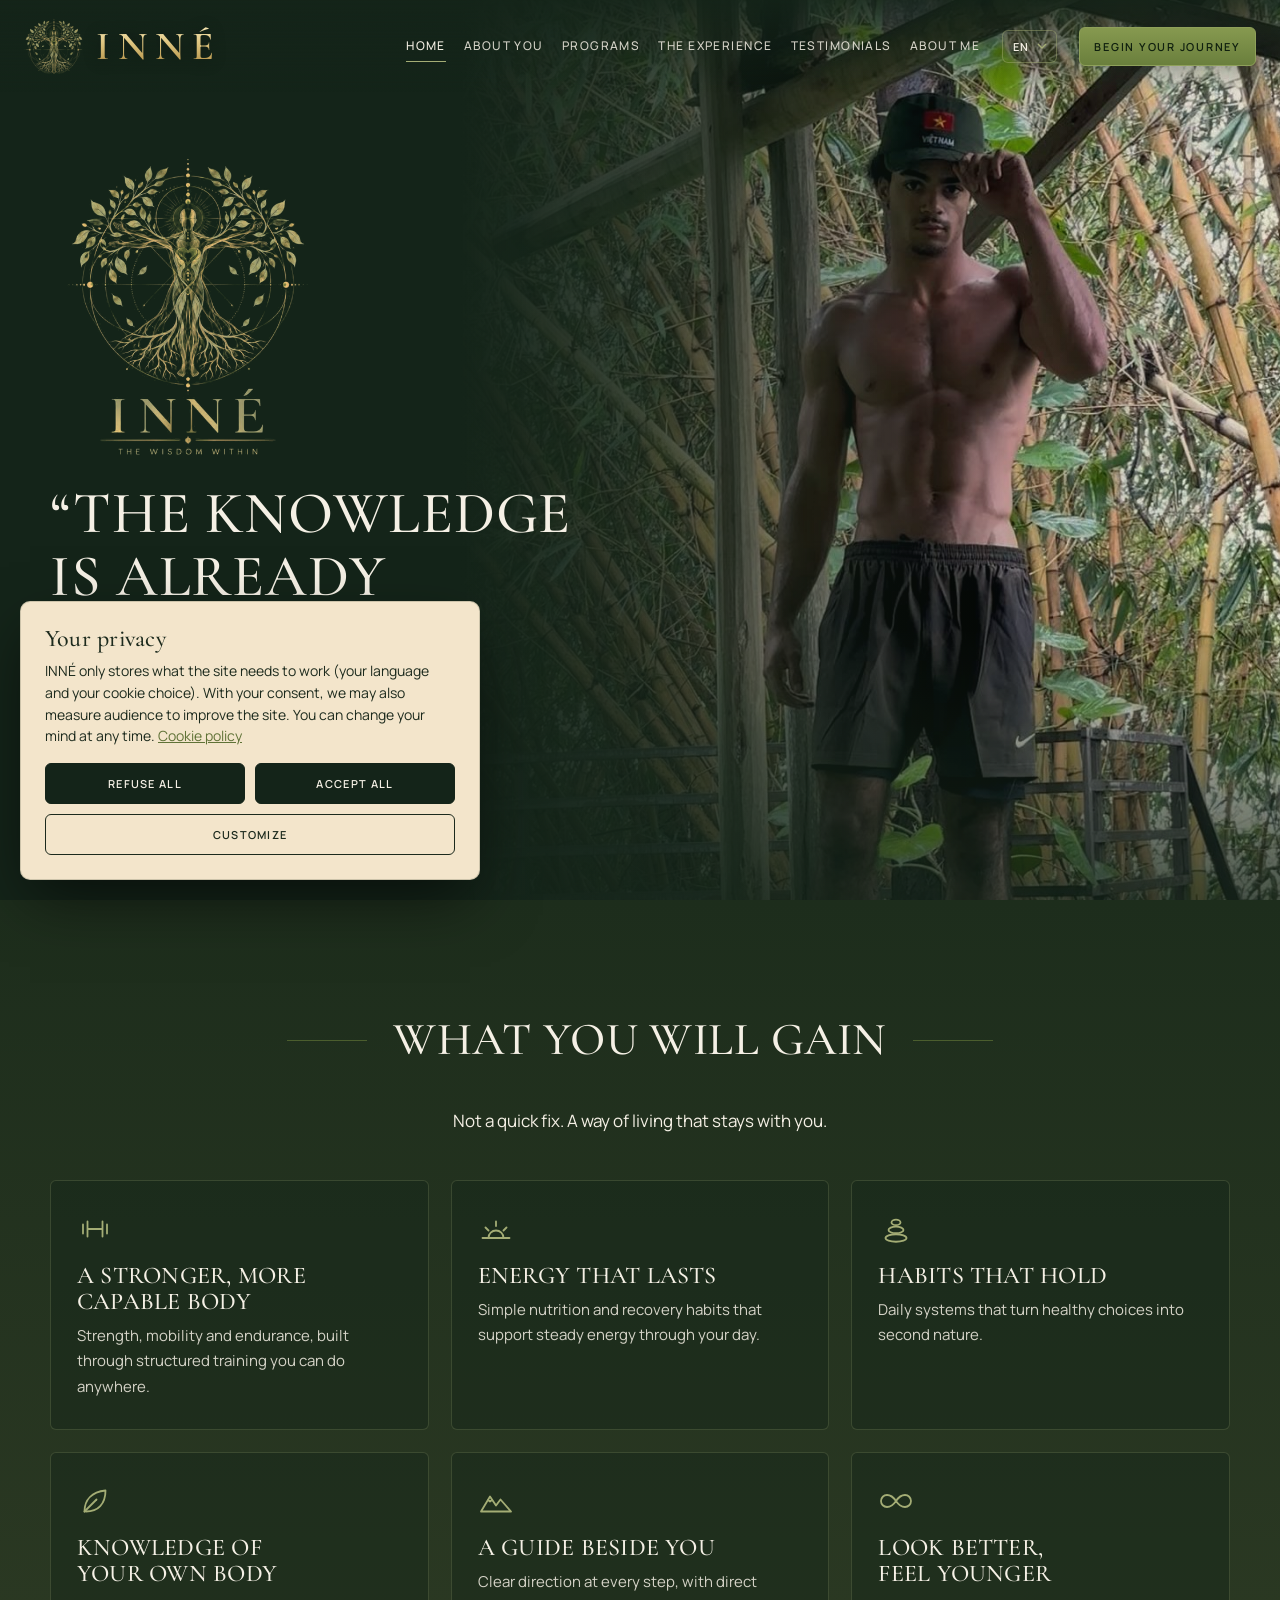
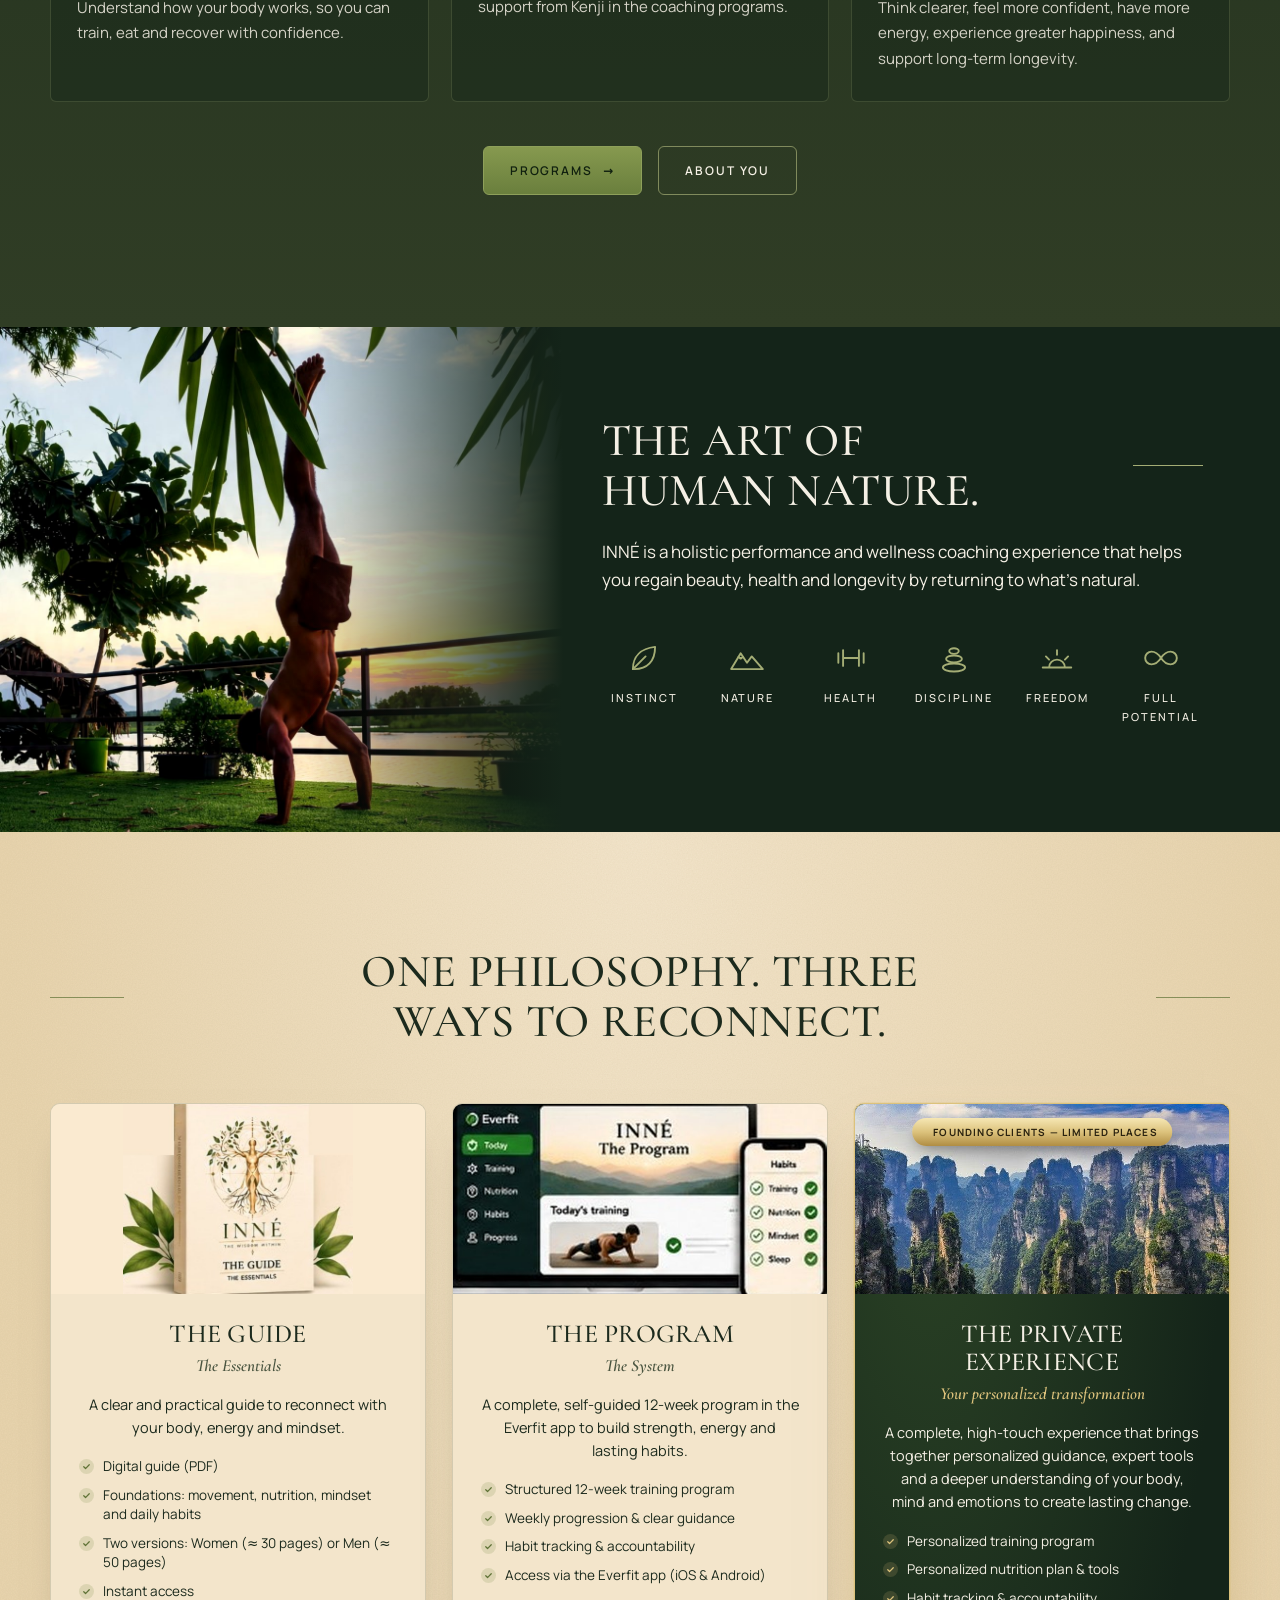
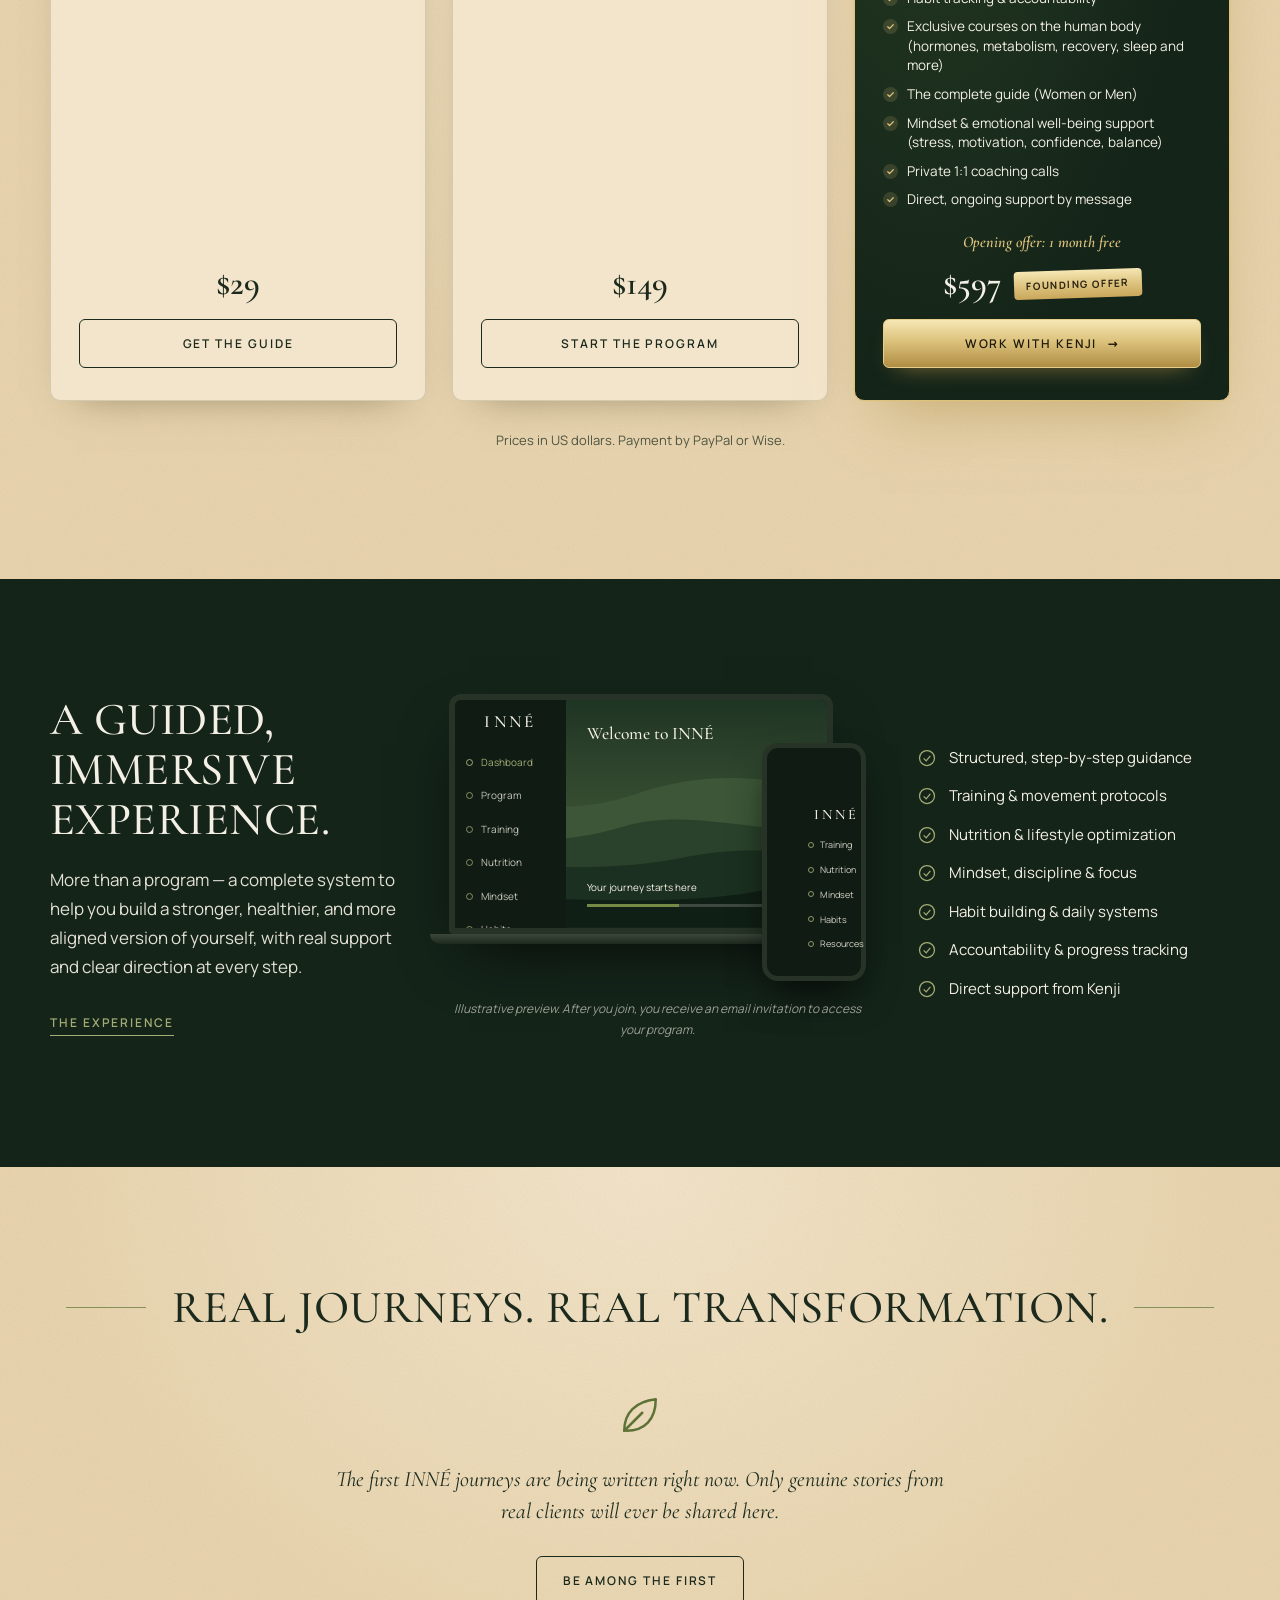
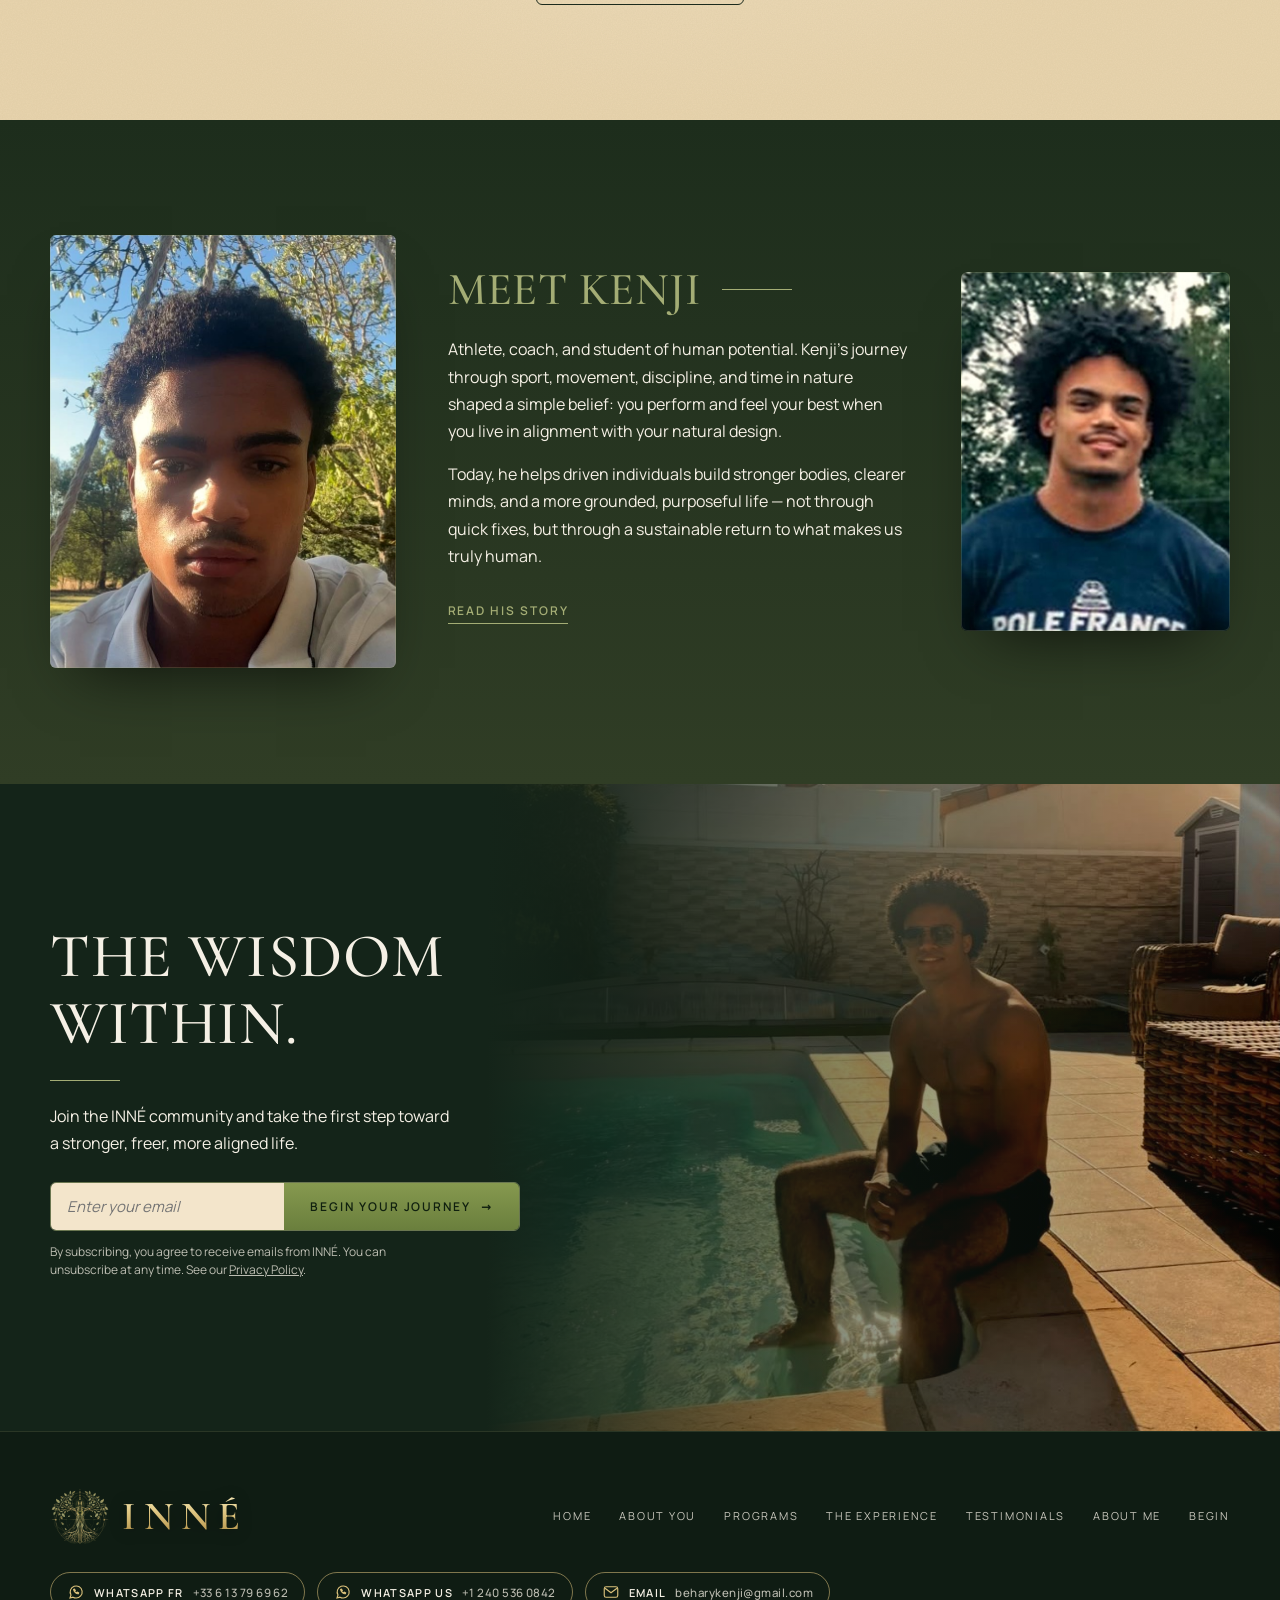
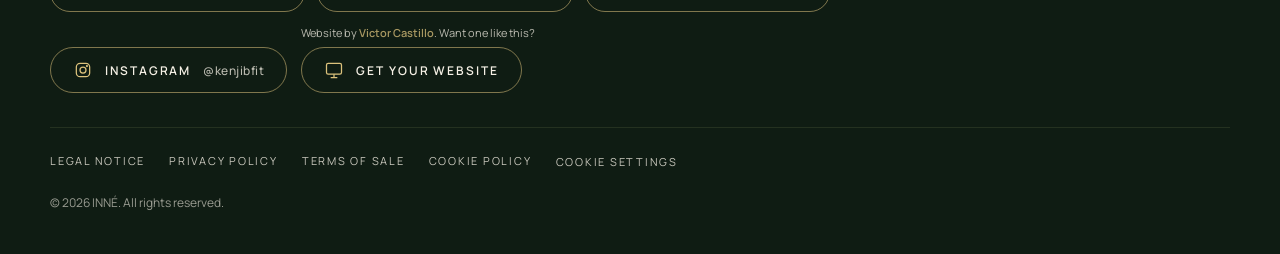
<file: INNE-site/index.html>
<!DOCTYPE html>
<html lang="en" translate="no">
<head>
<meta charset="utf-8">
<meta name="viewport" content="width=device-width, initial-scale=1">
<title>INNÉ — The Wisdom Within</title>
<meta name="description" content="INNÉ is a premium coaching experience in natural health, human performance and lifestyle, founded by Kenji. Reconnect with your body, instinct and nature.">
<meta property="og:title" content="INNÉ — The Wisdom Within">
<meta property="og:description" content="INNÉ is a premium coaching experience in natural health, human performance and lifestyle, founded by Kenji. Reconnect with your body, instinct and nature.">
<meta property="og:type" content="website">
<meta name="theme-color" content="#142419">
<meta name="google" content="notranslate">
<link rel="icon" href="data:image/svg+xml,%3Csvg xmlns='http://www.w3.org/2000/svg' viewBox='0 0 64 64'%3E%3Crect width='64' height='64' rx='10' fill='%23142419'/%3E%3Cpath d='M18 46c0-18 10-28 28-30 0 18-10 30-26 30M18 46l16-16' fill='none' stroke='%23A4AD75' stroke-width='3' stroke-linecap='round'/%3E%3C/svg%3E">
<link rel="stylesheet" href="css/inne.css">
<script>document.documentElement.classList.add("js")</script>
</head>
<body>
<a class="skip" href="#main" data-i18n="skip">Skip to content</a>
<header class="site-header">
  <div class="wrap">
    <a class="logo" href="index.html" aria-label="INNÉ — The Wisdom Within"><img src="img/emblem-sm.png" alt="" width="60" height="56"><span><b>INNÉ</b><small>The Wisdom Within</small></span></a>
    <nav class="nav" id="nav" aria-label="Main"><a href="index.html" aria-current="page" data-i18n="nav.home">Home</a><a href="about-you.html" data-i18n="nav.aboutyou">About you</a><a href="programs.html" data-i18n="nav.programs">Programs</a><a href="experience.html" data-i18n="nav.experience">The Experience</a><a href="journeys.html" data-i18n="nav.journeys">Testimonials</a><a href="about.html" data-i18n="nav.aboutme">About me</a><a class="nav-only" href="begin.html" data-i18n="nav.cta">Begin Your Journey</a></nav>
    <select class="lang" id="lang" aria-label="Language" data-i18n-aria="lang.label"><option value="en" label="EN">EN</option><option value="es" label="ES">ES</option><option value="fr" label="FR">FR</option><option value="sv" label="SV">SV</option><option value="de" label="DE">DE</option><option value="it" label="IT">IT</option></select>
    <a class="btn btn-solid btn-sm" href="begin.html" data-i18n="nav.cta">Begin Your Journey</a>
    <button class="burger" type="button" aria-controls="nav" aria-expanded="false" aria-label="Menu" data-i18n-aria="nav.menu"><span></span><span></span></button>
  </div>
</header>
<main id="main">
<section class="hero">
  <div class="hero-media"><img src="img/hero.jpg" alt="Kenji standing in a bamboo forest" fetchpriority="high"></div>
  <div class="wrap"><div class="hero-copy">
    <img class="hero-logo reveal" src="img/logo-light.png" alt="INNÉ — The Wisdom Within" width="560" height="560">
    <h1 class="reveal" data-i18n="home.h1">“The knowledge is already <em>within you</em>”</h1>
    <p class="reveal d1" data-i18n="home.sub">Learn to work with your body again, not against it.</p>
    <div class="actions reveal d2"><a class="btn btn-solid" href="#gain"><span data-i18n="gain.title">What you will gain</span> <span class="arr" aria-hidden="true">↓</span></a><a class="btn btn-ghost" href="about-you.html" data-i18n="home.cta2">Explore INNÉ</a></div>
  </div></div>
</section>

<section class="section olive gain" id="gain"><div class="wrap">
  <h2 class="h2 title-lines center reveal"><span data-i18n="gain.title">What you will gain</span></h2>
  <p class="lead center-lead reveal d1" data-i18n="gain.sub">Not a quick fix. A way of living that stays with you.</p>
  <div class="pillar-cards"><article class="reveal"><svg viewBox="0 0 24 24" aria-hidden="true"><path d="M4 9v6M7 7v10M17 7v10M20 9v6M7 12h10"/></svg><h3 data-i18n="g1t">A stronger, more capable body</h3><p data-i18n="g1p">Strength, mobility and endurance, built through structured training you can do anywhere.</p></article><article class="reveal d1"><svg viewBox="0 0 24 24" aria-hidden="true"><path d="M3 18h18M7 18a5 5 0 0110 0M12 7v3M5 11l2 2M19 11l-2 2"/></svg><h3 data-i18n="g2t">Energy that lasts</h3><p data-i18n="g2p">Simple nutrition and recovery habits that support steady energy through your day.</p></article><article class="reveal d2"><svg viewBox="0 0 24 24" aria-hidden="true"><ellipse cx="12" cy="18" rx="7" ry="2.5"/><ellipse cx="12" cy="12.6" rx="5" ry="2.2"/><ellipse cx="12" cy="7.6" rx="3" ry="1.8"/></svg><h3 data-i18n="g4t">Habits that hold</h3><p data-i18n="g4p">Daily systems that turn healthy choices into second nature.</p></article><article class="reveal"><svg viewBox="0 0 24 24" aria-hidden="true"><path d="M5 19c0-8 5-13 14-14 0 9-5 14-13 14"/><path d="M5 19l8-8"/></svg><h3 data-i18n="g5t">Knowledge of your own body</h3><p data-i18n="g5p">Understand how your body works, so you can train, eat and recover with confidence.</p></article><article class="reveal d1"><svg viewBox="0 0 24 24" aria-hidden="true"><path d="M2 19l6-10 4 6 3-4 7 8z"/><path d="M6.6 11.4l1.4 1 1.4-1"/></svg><h3 data-i18n="g6t">A guide beside you</h3><p data-i18n="g6p">Clear direction at every step, with direct support from Kenji in the coaching programs.</p></article><article class="reveal d2"><svg viewBox="0 0 24 24" aria-hidden="true"><path d="M12 12c-2-3-4-4-6-4a4 4 0 000 8c2 0 4-1 6-4zm0 0c2 3 4 4 6 4a4 4 0 000-8c-2 0-4 1-6 4z"/></svg><h3 data-i18n="g3t">Look better, feel younger</h3><p data-i18n="g3p">Think clearer, feel more confident, have more energy, experience greater happiness, and support long-term longevity.</p></article></div>
  <p class="actions reveal" style="justify-content:center;margin-top:44px"><a class="btn btn-solid" href="programs.html"><span data-i18n="nav.programs">Programs</span> <span class="arr" aria-hidden="true">→</span></a><a class="btn btn-ghost" href="about-you.html" data-i18n="nav.aboutyou">About you</a></p>
</div></section>

<section class="band">
  <div class="band-img"><img src="img/handstand.jpg" alt="Handstand at sunset by the water" loading="lazy"></div>
  <div class="band-copy">
    <h2 class="h2 rule reveal" data-i18n="art.title">The art of human nature.</h2>
    <p class="lead reveal d1" style="margin-top:22px" data-i18n="art.text">INNÉ is a holistic performance and wellness coaching experience that helps you regain beauty, health and longevity by returning to what's natural.</p>
    <ul class="pillars reveal d2"><li><svg viewBox="0 0 24 24" aria-hidden="true"><path d="M5 19c0-8 5-13 14-14 0 9-5 14-13 14"/><path d="M5 19l8-8"/></svg><span data-i18n="p1">Instinct</span></li><li><svg viewBox="0 0 24 24" aria-hidden="true"><path d="M2 19l6-10 4 6 3-4 7 8z"/><path d="M6.6 11.4l1.4 1 1.4-1"/></svg><span data-i18n="p2">Nature</span></li><li><svg viewBox="0 0 24 24" aria-hidden="true"><path d="M4 9v6M7 7v10M17 7v10M20 9v6M7 12h10"/></svg><span data-i18n="p3">Health</span></li><li><svg viewBox="0 0 24 24" aria-hidden="true"><ellipse cx="12" cy="18" rx="7" ry="2.5"/><ellipse cx="12" cy="12.6" rx="5" ry="2.2"/><ellipse cx="12" cy="7.6" rx="3" ry="1.8"/></svg><span data-i18n="p4">Discipline</span></li><li><svg viewBox="0 0 24 24" aria-hidden="true"><path d="M3 18h18M7 18a5 5 0 0110 0M12 7v3M5 11l2 2M19 11l-2 2"/></svg><span data-i18n="p5">Freedom</span></li><li><svg viewBox="0 0 24 24" aria-hidden="true"><path d="M12 12c-2-3-4-4-6-4a4 4 0 000 8c2 0 4-1 6-4zm0 0c2 3 4 4 6 4a4 4 0 000-8c-2 0-4 1-6 4z"/></svg><span data-i18n="p6">Full potential</span></li></ul>
  </div>
</section>

<section class="section sand"><div class="wrap">
  <h2 class="h2 title-lines center reveal"><span data-i18n="prog.title">One philosophy. Three ways to reconnect.</span></h2>
  <div class="cards">
  <article class="card reveal">
    <div class="card-art photo contain"><img src="img/card-guide.jpg" alt="The INNÉ guide" loading="lazy"></div>
    <div class="card-body"><h3 data-i18n="f.name">The Guide</h3><div class="kind" data-i18n="f.kind">The Essentials</div><p data-i18n="f.desc">A clear and practical guide to reconnect with your body, energy and mindset.</p><ul class="incl"><li data-i18n="f.l1">Digital guide (PDF)</li><li data-i18n="f.l2">Foundations: movement, nutrition, mindset and daily habits</li><li data-i18n="f.l3">Two versions: Women (≈ 30 pages) or Men (≈ 50 pages)</li><li data-i18n="f.l4">Instant access</li></ul><div class="price" data-i18n="price.f">$29</div><a class="btn btn-ink" href="checkout.html#foundation" data-i18n="f.cta">Get the guide</a></div>
  </article>
  <article class="card reveal d1">
    <div class="card-art photo"><img src="img/card-program.jpg" alt="The INNÉ program in the Everfit app" loading="lazy"></div>
    <div class="card-body"><h3 data-i18n="r.name">The Program</h3><div class="kind" data-i18n="r.kind">The System</div><p data-i18n="r.desc">A complete, self-guided 12-week program in the Everfit app to build strength, energy and lasting habits.</p><ul class="incl"><li data-i18n="r.l1">Structured 12-week training program</li><li data-i18n="r.l2">Weekly progression & clear guidance</li><li data-i18n="r.l3">Habit tracking & accountability</li><li data-i18n="r.l4">Access via the Everfit app (iOS & Android)</li></ul><div class="price" data-i18n="price.r">$149</div><a class="btn btn-ink" href="checkout.html#reconnection" data-i18n="r.cta">Start the program</a></div>
  </article>
  <article class="card feature premium reveal d2">
    <span class="badge gold"><svg viewBox="0 0 24 24" aria-hidden="true"><path d="M3 18h18l-1.5-10-5 4L12 5l-2.5 7-5-4z"/></svg><span data-i18n="x.badge">Founding clients — Limited places</span></span>
    <div class="card-art photo"><img src="img/card-private.jpg" alt="Mountain landscape" loading="lazy"></div>
    <div class="card-body"><h3 data-i18n="x.name">The Private Experience</h3><div class="kind" data-i18n="x.kind">Your personalized transformation</div><p data-i18n="x.desc">A complete, high-touch experience that brings together personalized guidance, expert tools and a deeper understanding of your body, mind and emotions to create lasting change.</p><ul class="incl"><li data-i18n="x.l1">Personalized training program</li><li data-i18n="x.l2">Personalized nutrition plan & tools</li><li data-i18n="x.l3">Habit tracking & accountability</li><li data-i18n="x.l4">Exclusive courses on the human body (hormones, metabolism, recovery, sleep and more)</li><li data-i18n="x.l5">The complete guide (Women or Men)</li><li data-i18n="x.l6">Mindset & emotional well-being support (stress, motivation, confidence, balance)</li><li data-i18n="x.l7">Private 1:1 coaching calls</li><li data-i18n="x.l8">Direct, ongoing support by message</li></ul><p class="launch" data-i18n="x.month">Opening offer: 1 month free</p><div class="price-row"><span class="price" data-i18n="price.x">$597</span><span class="offer-tag" data-i18n="x.offer">Founding offer</span></div><a class="btn btn-gold" href="checkout.html#private"><span data-i18n="x.cta">Work with Kenji</span> <span class="arr" aria-hidden="true">→</span></a></div>
  </article>
</div>
<p class="price-note center" data-i18n="price.note">Prices in US dollars. Payment by PayPal or Wise.</p>
</div></section>

<section class="section dark"><div class="wrap exp">
  <div class="reveal"><h2 class="h2" data-i18n="exp.title">A guided, immersive experience.</h2><p class="lead" style="margin-top:22px" data-i18n="exp.text">More than a program — a complete system to help you build a stronger, healthier, and more aligned version of yourself, with real support and clear direction at every step.</p><p style="margin-top:26px"><a class="textlink" href="experience.html" data-i18n="nav.experience">The Experience</a></p></div>
  <div class="reveal d1"><div class="devices" aria-hidden="true">
  <div class="laptop"><div class="ui-side"><b>INNÉ</b><span data-i18n="ui.1">Dashboard</span><span data-i18n="ui.2">Program</span><span data-i18n="ui.3">Training</span><span data-i18n="ui.4">Nutrition</span><span data-i18n="ui.5">Mindset</span><span data-i18n="ui.6">Habits</span><span data-i18n="ui.7">Resources</span></div><div class="ui-main"><svg viewBox="0 0 400 150" preserveAspectRatio="xMidYMid slice" aria-hidden="true"><defs><linearGradient id="hu" x1="0" y1="0" x2="0" y2="1"><stop offset="0" stop-color="#1f3524"/><stop offset="1" stop-color="#52683f"/></linearGradient></defs><rect width="400" height="150" fill="url(#hu)"/><circle cx="300" cy="50" r="13" fill="#e8d4ae" opacity=".5"/><path d="M0,90 C60,60 110,80 160,62 S260,50 320,70 S380,60 400,66 V150 H0Z" fill="#3c5637"/><path d="M0,105 C50,85 100,100 150,84 S250,95 300,80 S370,92 400,84 V150 H0Z" fill="#2a422b"/><path d="M0,120 C70,100 120,118 190,104 S300,112 400,100 V150 H0Z" fill="#1b3020"/><path d="M0,138 C80,122 160,140 240,126 S340,134 400,124 V150 H0Z" fill="#101f15"/></svg><div data-i18n="ui.welcome">Welcome to INNÉ</div><small data-i18n="ui.start">Your journey starts here</small></div></div>
  <div class="laptop-base"></div>
  <div class="phone"><b>INNÉ</b><span data-i18n="ui.3">Training</span><span data-i18n="ui.4">Nutrition</span><span data-i18n="ui.5">Mindset</span><span data-i18n="ui.6">Habits</span><span data-i18n="ui.7">Resources</span></div>
</div><p class="caption" data-i18n="exp.caption">Illustrative preview. After you join, you receive an email invitation to access your program.</p></div>
  <ul class="checks reveal d2"><li><svg viewBox="0 0 24 24" aria-hidden="true"><circle cx="12" cy="12" r="9"/><path d="M8 12.5l3 3 5-6"/></svg><span data-i18n="c1">Structured, step-by-step guidance</span></li><li><svg viewBox="0 0 24 24" aria-hidden="true"><circle cx="12" cy="12" r="9"/><path d="M8 12.5l3 3 5-6"/></svg><span data-i18n="c2">Training &amp; movement protocols</span></li><li><svg viewBox="0 0 24 24" aria-hidden="true"><circle cx="12" cy="12" r="9"/><path d="M8 12.5l3 3 5-6"/></svg><span data-i18n="c3">Nutrition &amp; lifestyle optimization</span></li><li><svg viewBox="0 0 24 24" aria-hidden="true"><circle cx="12" cy="12" r="9"/><path d="M8 12.5l3 3 5-6"/></svg><span data-i18n="c4">Mindset, discipline &amp; focus</span></li><li><svg viewBox="0 0 24 24" aria-hidden="true"><circle cx="12" cy="12" r="9"/><path d="M8 12.5l3 3 5-6"/></svg><span data-i18n="c5">Habit building &amp; daily systems</span></li><li><svg viewBox="0 0 24 24" aria-hidden="true"><circle cx="12" cy="12" r="9"/><path d="M8 12.5l3 3 5-6"/></svg><span data-i18n="c6">Accountability &amp; progress tracking</span></li><li><svg viewBox="0 0 24 24" aria-hidden="true"><circle cx="12" cy="12" r="9"/><path d="M8 12.5l3 3 5-6"/></svg><span data-i18n="c7">Direct support from Kenji</span></li></ul>
</div></section>

<section class="section sand"><div class="wrap">
  <h2 class="h2 title-lines center reveal"><span data-i18n="jr.title">Real journeys. Real transformation.</span></h2>
  <div class="journey-empty reveal d1"><svg viewBox="0 0 24 24" aria-hidden="true"><path d="M5 19c0-8 5-13 14-14 0 9-5 14-13 14"/><path d="M5 19l8-8"/></svg><p data-i18n="jr.text">The first INNÉ journeys are being written right now. Only genuine stories from real clients will ever be shared here.</p><a class="btn btn-ink" href="begin.html" data-i18n="jr.cta">Be among the first</a></div>
</div></section>

<section class="section olive"><div class="wrap meet">
  <div class="frame ratio-45 reveal"><img src="img/portrait.jpg" alt="Portrait of Kenji" loading="lazy"></div>
  <div class="reveal d1">
    <h2 class="h2 rule" data-i18n="meet.title">Meet Kenji</h2>
    <p style="margin-top:22px" data-i18n="meet.p1">Athlete, coach, and student of human potential. Kenji’s journey through sport, movement, discipline, and time in nature shaped a simple belief: you perform and feel your best when you live in alignment with your natural design.</p>
    <p data-i18n="meet.p2">Today, he helps driven individuals build stronger bodies, clearer minds, and a more grounded, purposeful life — not through quick fixes, but through a sustainable return to what makes us truly human.</p>
    <p style="margin-top:26px"><a class="textlink" href="about.html" data-i18n="meet.link">Read his story</a></p>
  </div>
  <div class="frame ratio-34 reveal d2"><img src="img/pole-france.jpg" alt="Kenji in his Pôle France T-shirt" loading="lazy" style="object-position:50% 0%"></div>
</div></section>

<section class="final">
  <img src="img/pool.jpg" alt="Kenji by the water in the sun" loading="lazy">
  <div class="wrap">
    <h2 class="reveal" data-i18n="fin.title">The wisdom within.</h2>
    <p class="reveal d1" data-i18n="fin.text">Join the INNÉ community and take the first step toward a stronger, freer, more aligned life.</p>
    <div class="reveal d2">
      <form class="signup" data-form="newsletter">
        <input type="email" name="email" required autocomplete="email" placeholder="Enter your email" data-i18n-ph="fin.ph" aria-label="Email">
        <button class="btn btn-solid" type="submit"><span data-i18n="nav.cta">Begin Your Journey</span> <span class="arr" aria-hidden="true">→</span></button>
      </form>
      <p class="form-msg" role="status" hidden></p>
      <p class="fineprint" data-i18n="fin.consent">By subscribing, you agree to receive emails from INNÉ. You can unsubscribe at any time. See our <a href="privacy.html">Privacy Policy</a>.</p>
    </div>
  </div>
</section>
</main>
<footer class="site-footer">
  <div class="wrap">
    <div class="foot-top">
      <a class="logo" href="index.html" aria-label="INNÉ — The Wisdom Within"><img src="img/emblem-sm.png" alt="" width="60" height="56"><span><b>INNÉ</b><small>The Wisdom Within</small></span></a>
      <nav class="foot-nav" aria-label="Footer"><a href="index.html" data-i18n="nav.home">Home</a><a href="about-you.html" data-i18n="nav.aboutyou">About you</a><a href="programs.html" data-i18n="nav.programs">Programs</a><a href="experience.html" data-i18n="nav.experience">The Experience</a><a href="journeys.html" data-i18n="nav.journeys">Testimonials</a><a href="about.html" data-i18n="nav.aboutme">About me</a><a href="begin.html" data-i18n="nav.begin">Begin</a></nav>
      <div class="foot-contact"><div class="contact-row"><a class="social-btn" href="https://wa.me/33613796962" target="_blank" rel="noopener"><svg viewBox="0 0 24 24" aria-hidden="true"><path d="M4 20l1.3-4A8 8 0 1112 20a8 8 0 01-4-1.1z"/><path d="M9 9.2c.3 1.7 2.1 3.6 3.8 4l1.1-1 1.6.8-.3 1.3c-2.5.5-6.2-3-6.4-5.6l1.3-.4.8 1.6z"/></svg><span data-i18n="ct.wafr">WhatsApp FR</span><small>+33 6 13 79 69 62</small></a><a class="social-btn" href="https://wa.me/12405360842" target="_blank" rel="noopener"><svg viewBox="0 0 24 24" aria-hidden="true"><path d="M4 20l1.3-4A8 8 0 1112 20a8 8 0 01-4-1.1z"/><path d="M9 9.2c.3 1.7 2.1 3.6 3.8 4l1.1-1 1.6.8-.3 1.3c-2.5.5-6.2-3-6.4-5.6l1.3-.4.8 1.6z"/></svg><span data-i18n="ct.waus">WhatsApp US</span><small>+1 240 536 0842</small></a><a class="social-btn" href="mailto:beharykenji@gmail.com"><svg viewBox="0 0 24 24" aria-hidden="true"><rect x="3" y="5" width="18" height="14" rx="2.5"/><path d="M4 7l8 6 8-6"/></svg><span data-i18n="ct.mail">Email</span><small>beharykenji@gmail.com</small></a></div><div class="social"><a class="social-btn" data-social="instagram" href="#" hidden target="_blank" rel="noopener"><svg viewBox="0 0 24 24" aria-hidden="true"><rect x="4" y="4" width="16" height="16" rx="4.5"/><circle cx="12" cy="12" r="3.6"/><circle cx="16.7" cy="7.3" r=".6"/></svg><span>Instagram</span><small data-social-handle></small></a><a class="social-btn" data-social="youtube" href="#" hidden target="_blank" rel="noopener"><svg viewBox="0 0 24 24" aria-hidden="true"><rect x="3" y="6" width="18" height="12" rx="3.5"/><path d="M10.5 9.5l4 2.5-4 2.5z"/></svg><span>YouTube</span><small data-social-handle></small></a><div class="foot-credit" data-i18n="ft.credit"><span class="fc-text">Website by <b>Victor Castillo</b>. Want one like this?</span><a class="social-btn" href="https://sportifhybride.com/creation-site" target="_blank" rel="noopener"><svg viewBox="0 0 24 24" aria-hidden="true"><rect x="3" y="4" width="18" height="13" rx="2"/><path d="M8 21h8M12 17v4"/></svg><span>Get your website</span></a></div></div></div>
    </div>
    <div class="foot-legal">
      <a href="legal.html" data-i18n="ft.legal">Legal notice</a>
      <a href="privacy.html" data-i18n="ft.privacy">Privacy policy</a>
      <a href="terms.html" data-i18n="ft.terms">Terms of sale</a>
      <a href="cookies.html" data-i18n="ft.cookies">Cookie policy</a>
      <button type="button" data-cookie-open data-i18n="ft.manage">Cookie settings</button>
    </div>
    <p class="foot-note">© 2026 INNÉ. <span data-i18n="ft.rights">All rights reserved.</span></p>
  </div>
</footer>
<div class="cookie" id="cookie" role="dialog" aria-labelledby="ck-title" tabindex="-1" hidden>
  <h2 id="ck-title" data-i18n="ck.title">Your privacy</h2>
  <p style="margin:0"><span data-i18n="ck.text">INNÉ only stores what the site needs to work (your language and your cookie choice). With your consent, we may also measure audience to improve the site. You can change your mind at any time.</span> <a href="cookies.html" data-i18n="ft.cookies">Cookie policy</a></p>
  <div class="cookie-opts" id="cookie-opts" hidden>
    <label><input type="checkbox" checked disabled><span><b data-i18n="ck.ess">Essential</b><span data-i18n="ck.essd">Required for the site to work. Always active.</span></span></label>
    <label><input type="checkbox" id="ck-analytics"><span><b data-i18n="ck.an">Audience measurement</b><span data-i18n="ck.and">Helps us understand how the site is used. No such tool is active at the moment.</span></span></label>
  </div>
  <div class="cookie-actions">
    <button type="button" class="btn btn-eq" id="ck-refuse" data-i18n="ck.refuse">Refuse all</button>
    <button type="button" class="btn btn-eq" id="ck-accept" data-i18n="ck.accept">Accept all</button>
    <button type="button" class="btn btn-ink wide" id="ck-custom" data-i18n="ck.custom">Customize</button>
    <button type="button" class="btn btn-ink wide" id="ck-save" hidden data-i18n="ck.save">Save my choices</button>
  </div>
</div>
<script src="js/settings.js"></script>
<script src="js/texts.js"></script>
<script src="js/site.js"></script>
</body>
</html>
</file>
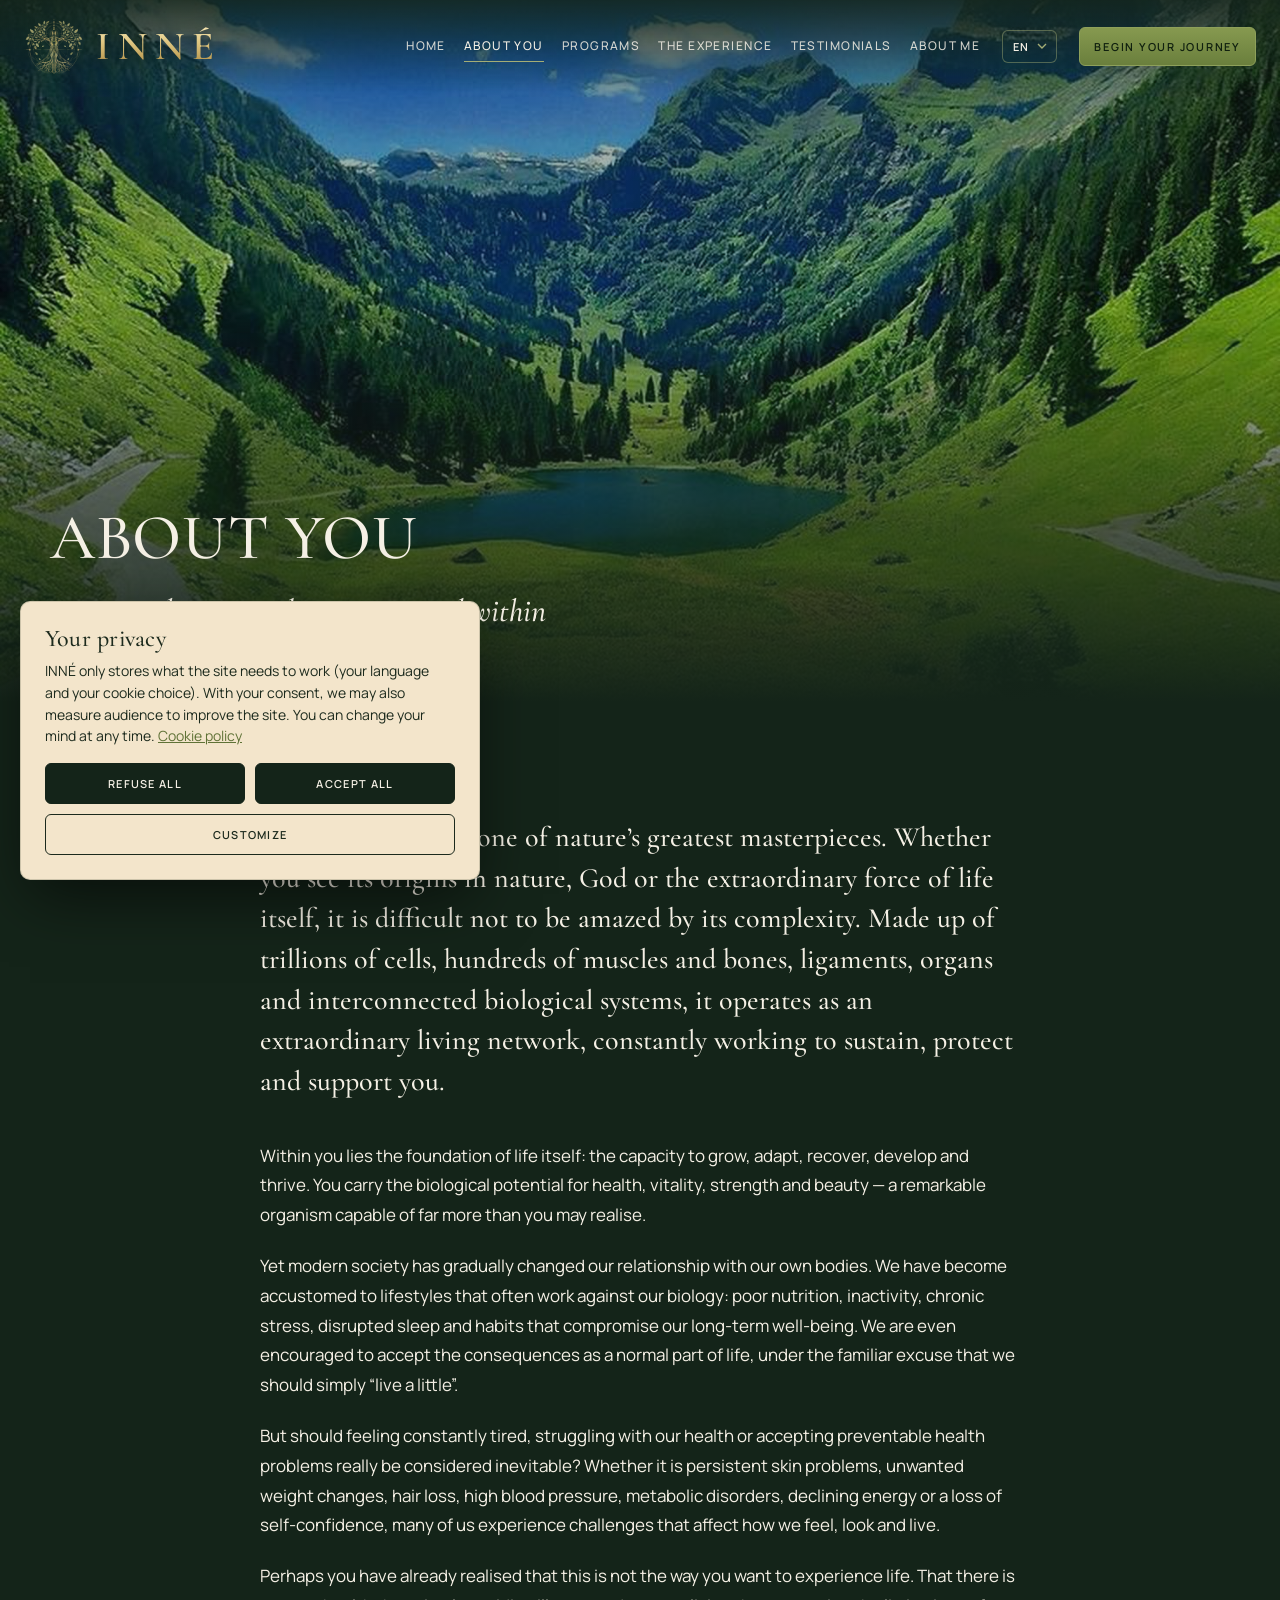
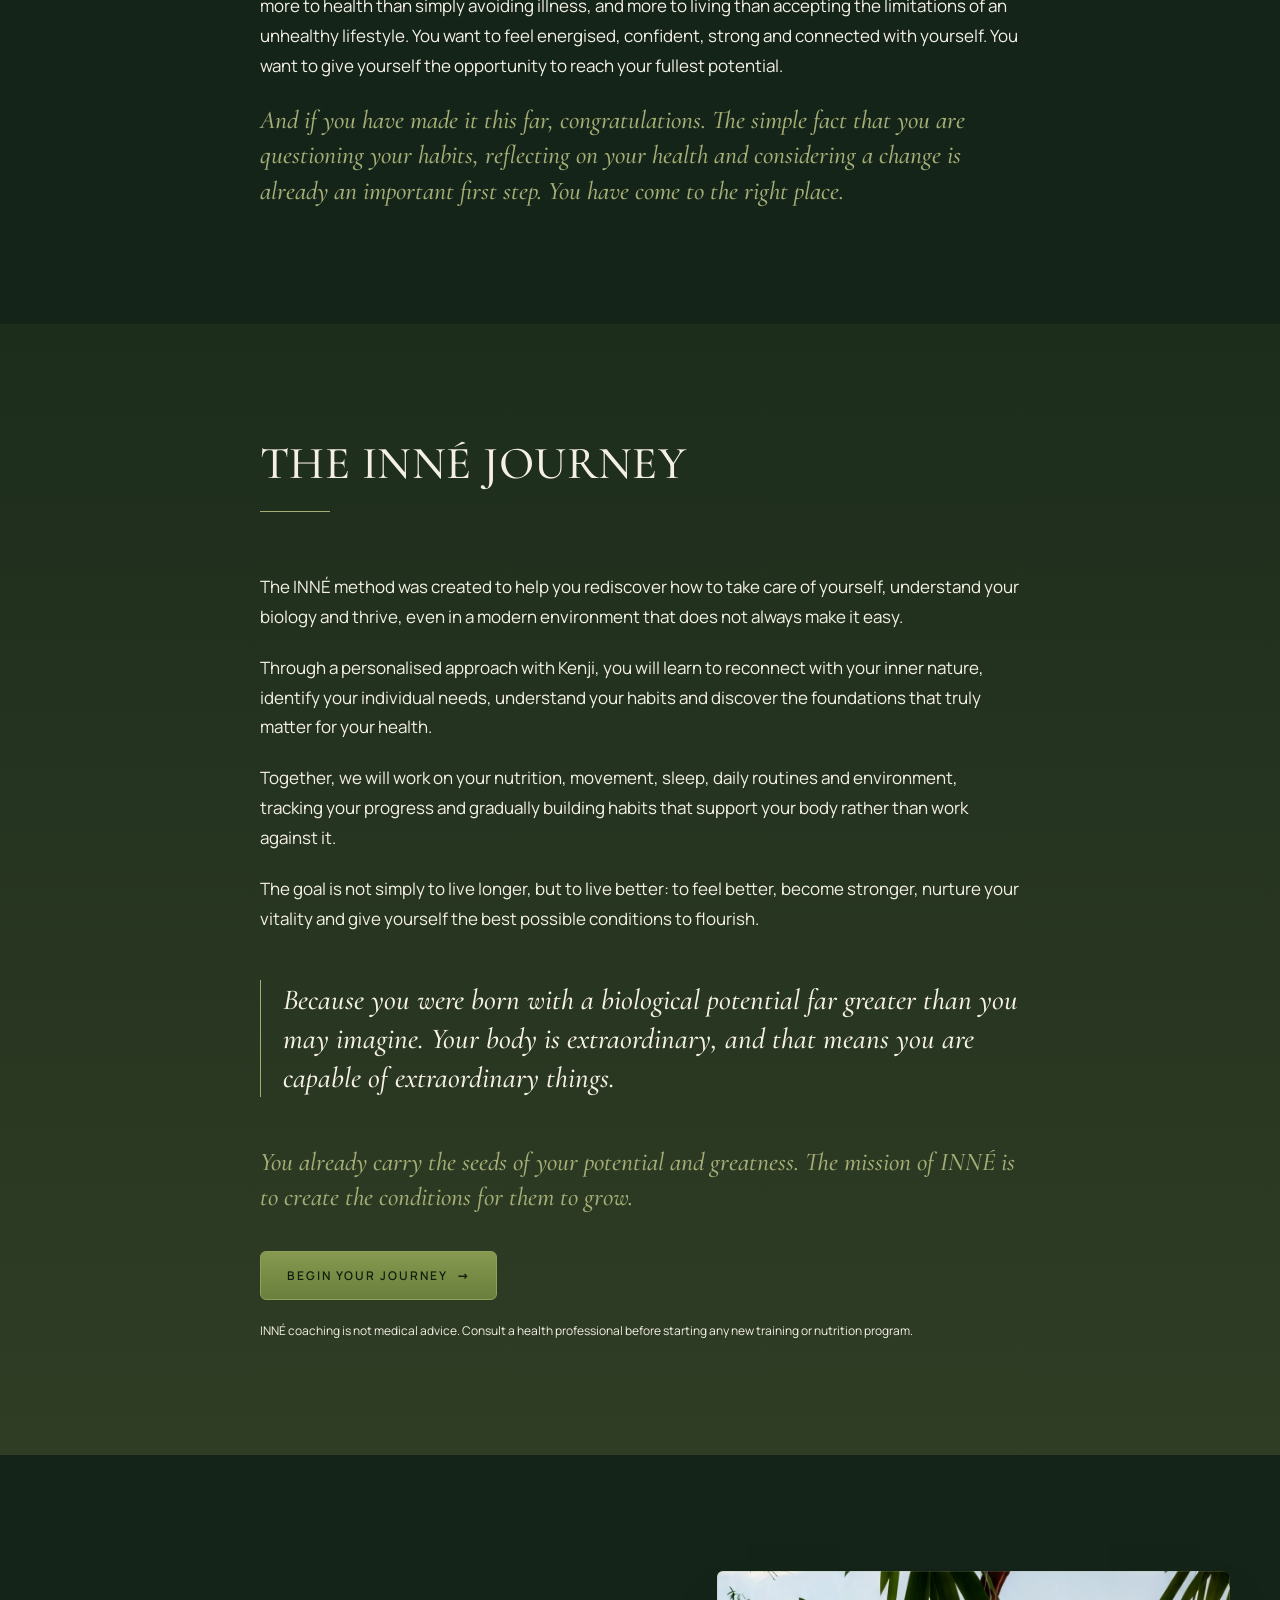
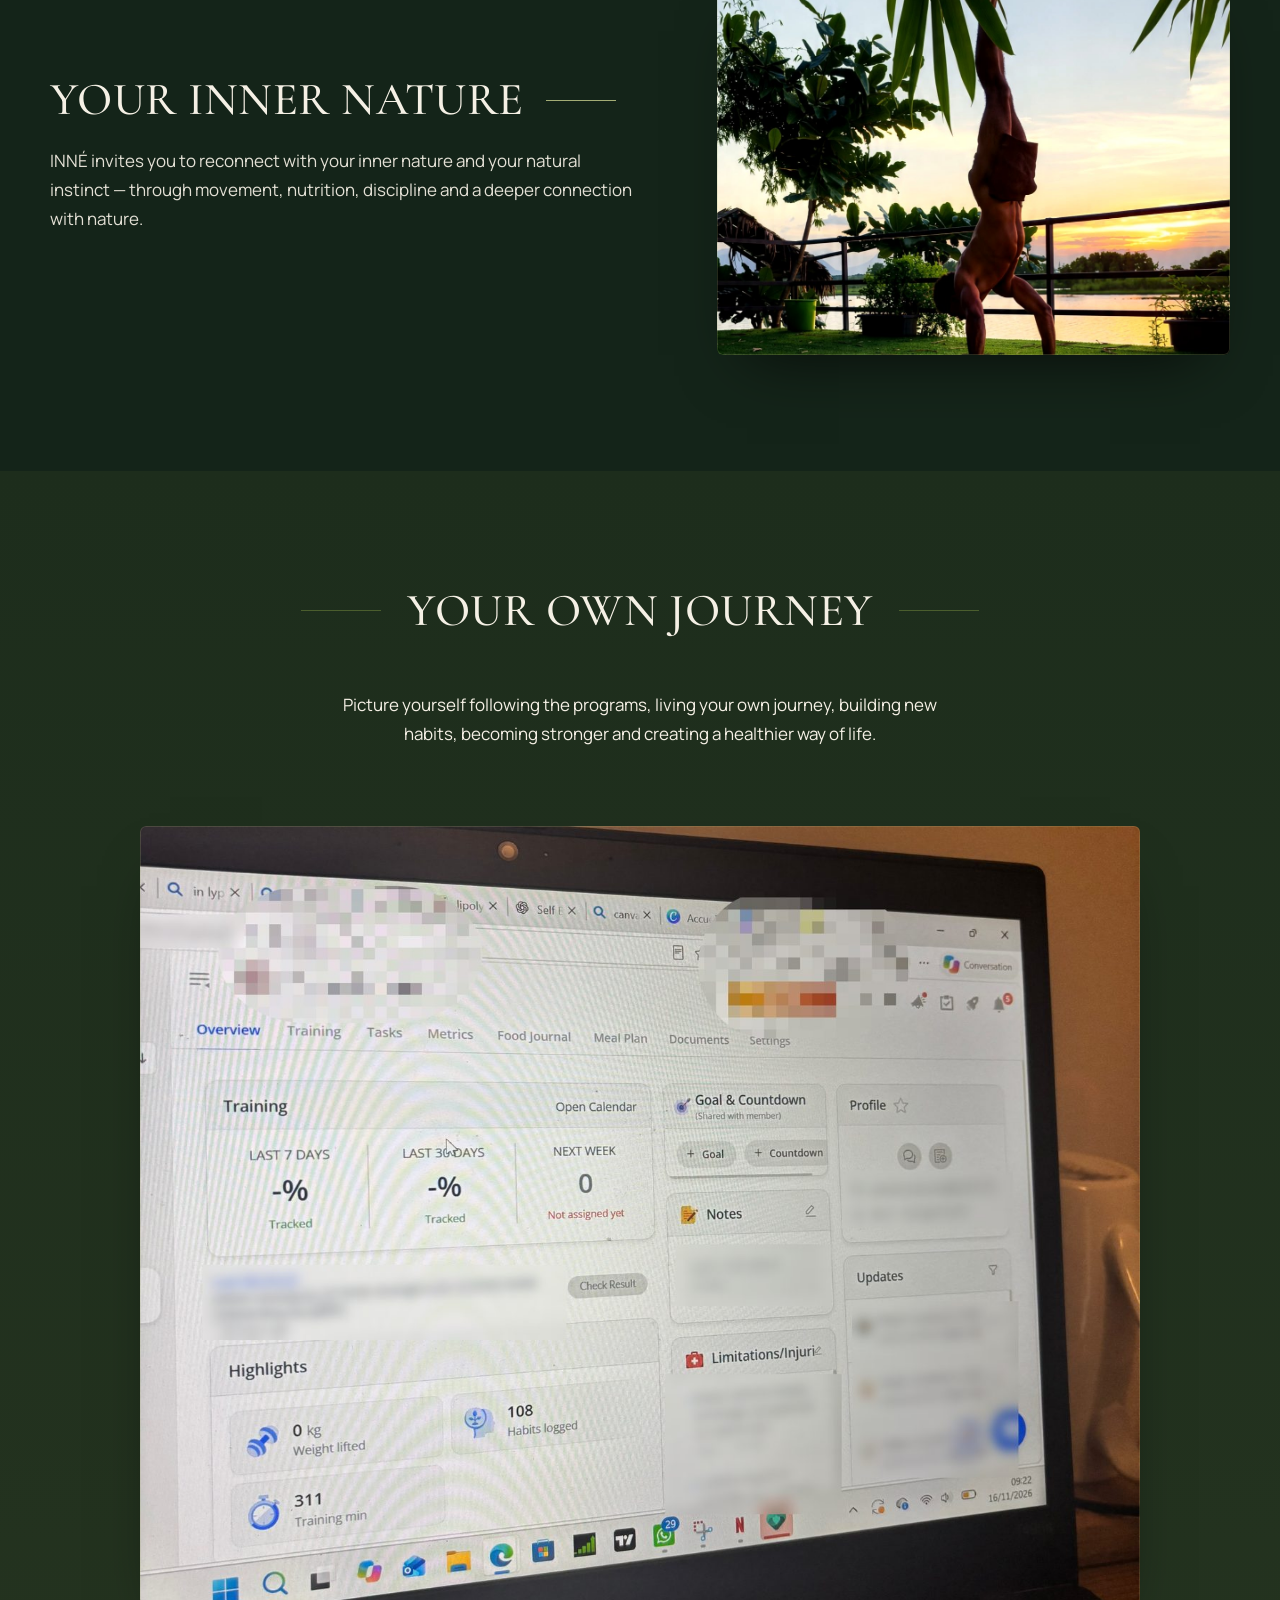
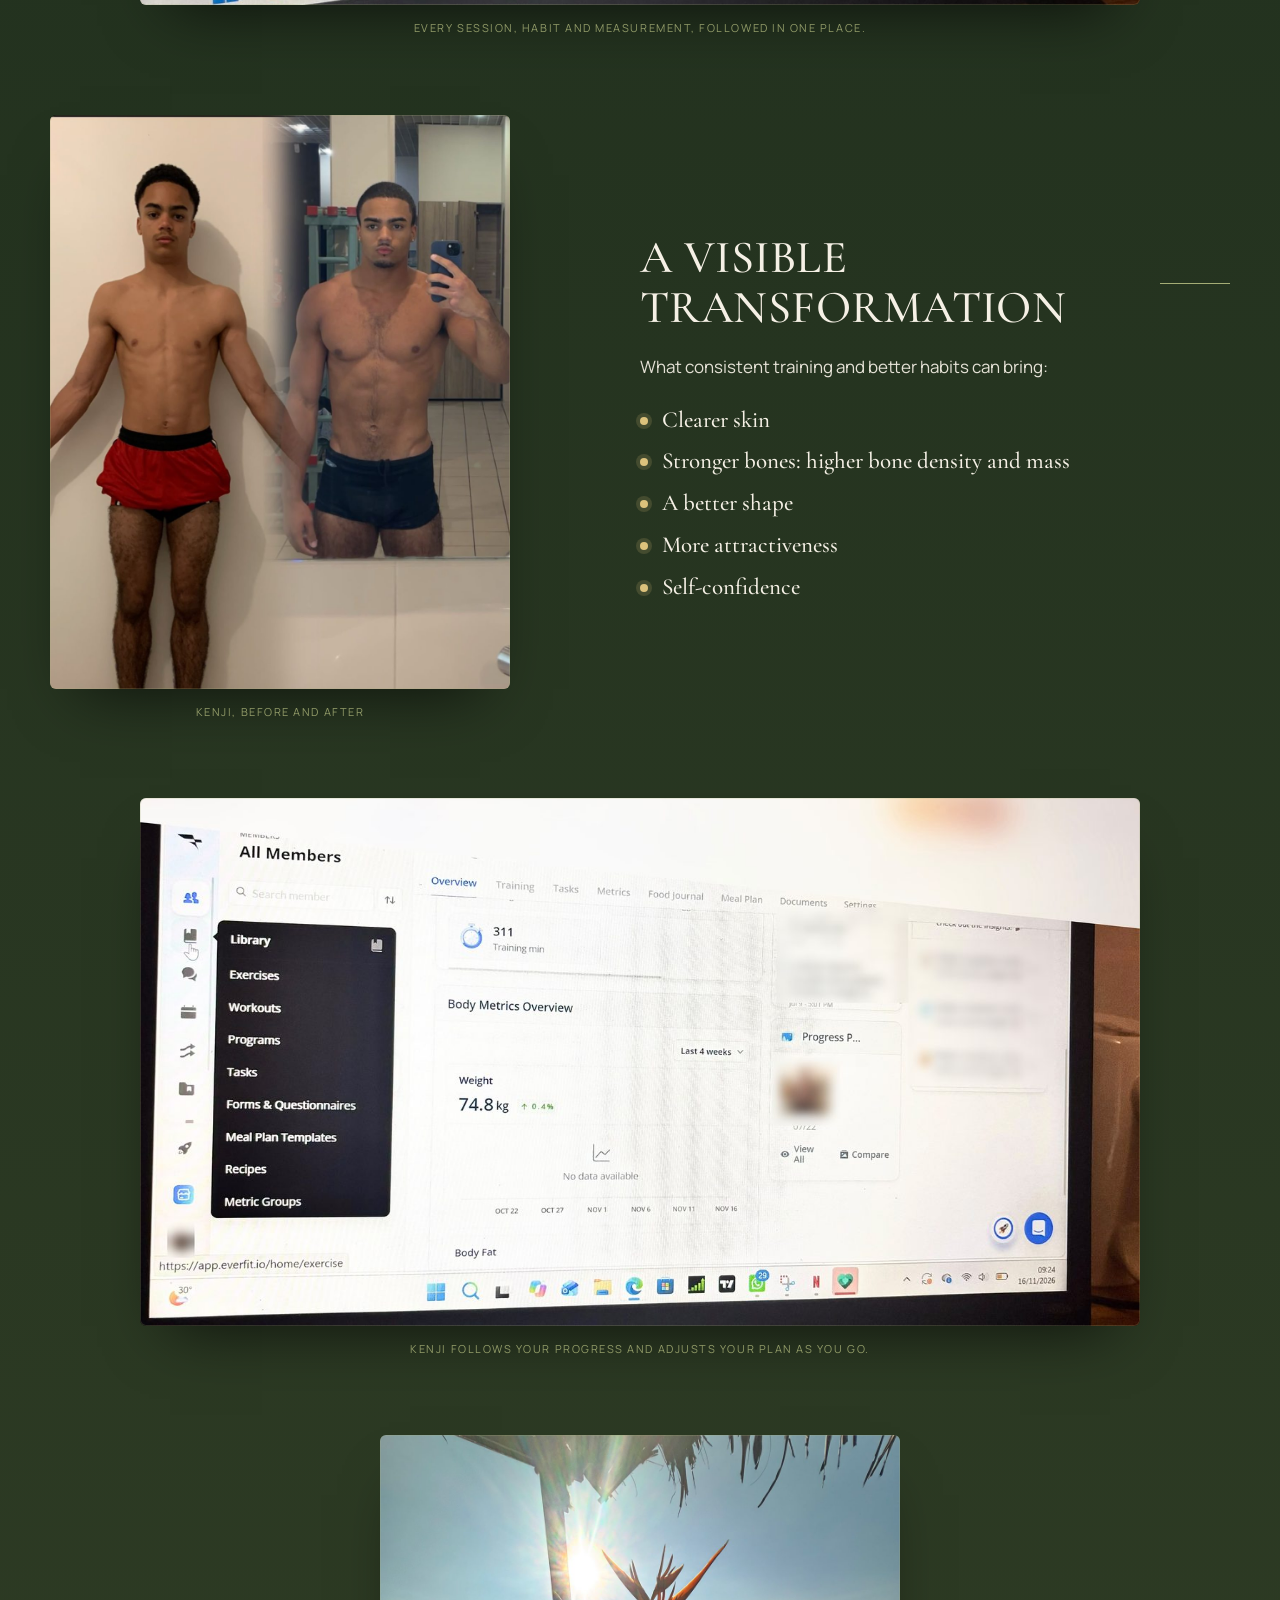
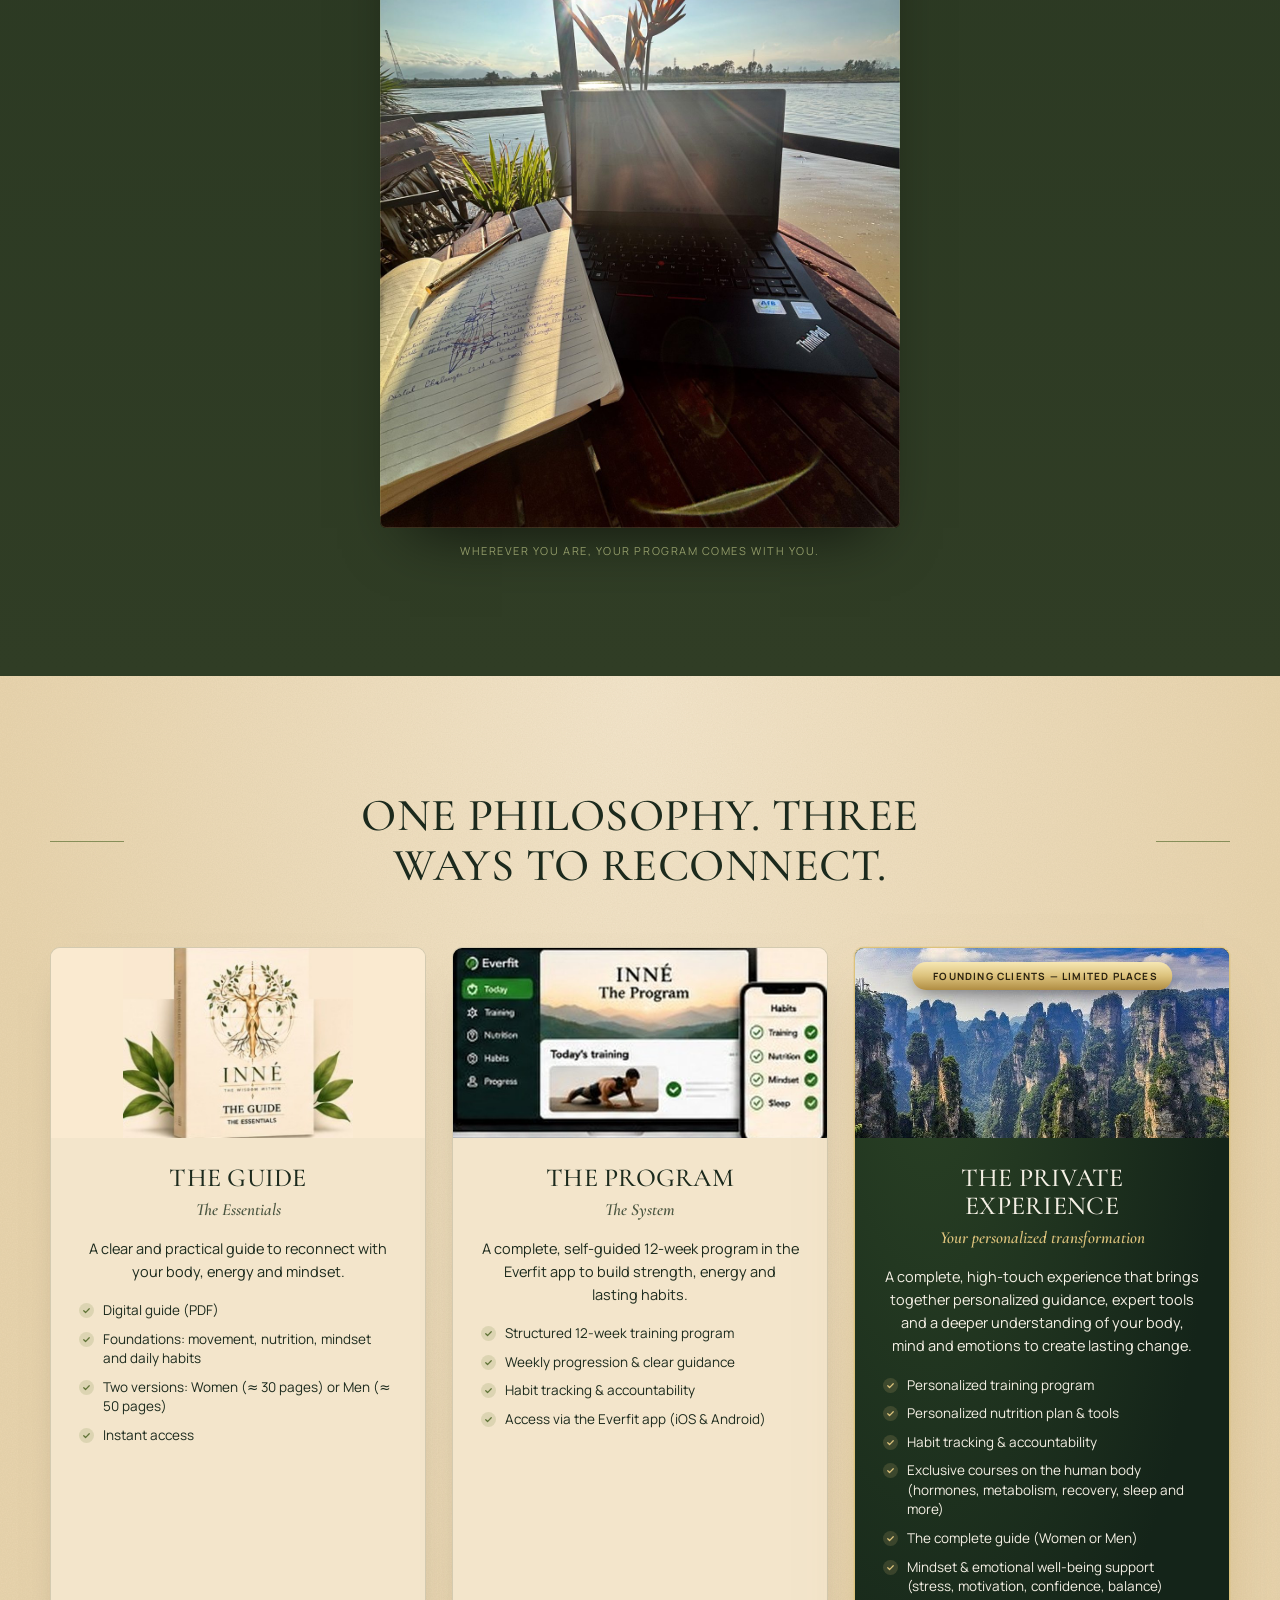
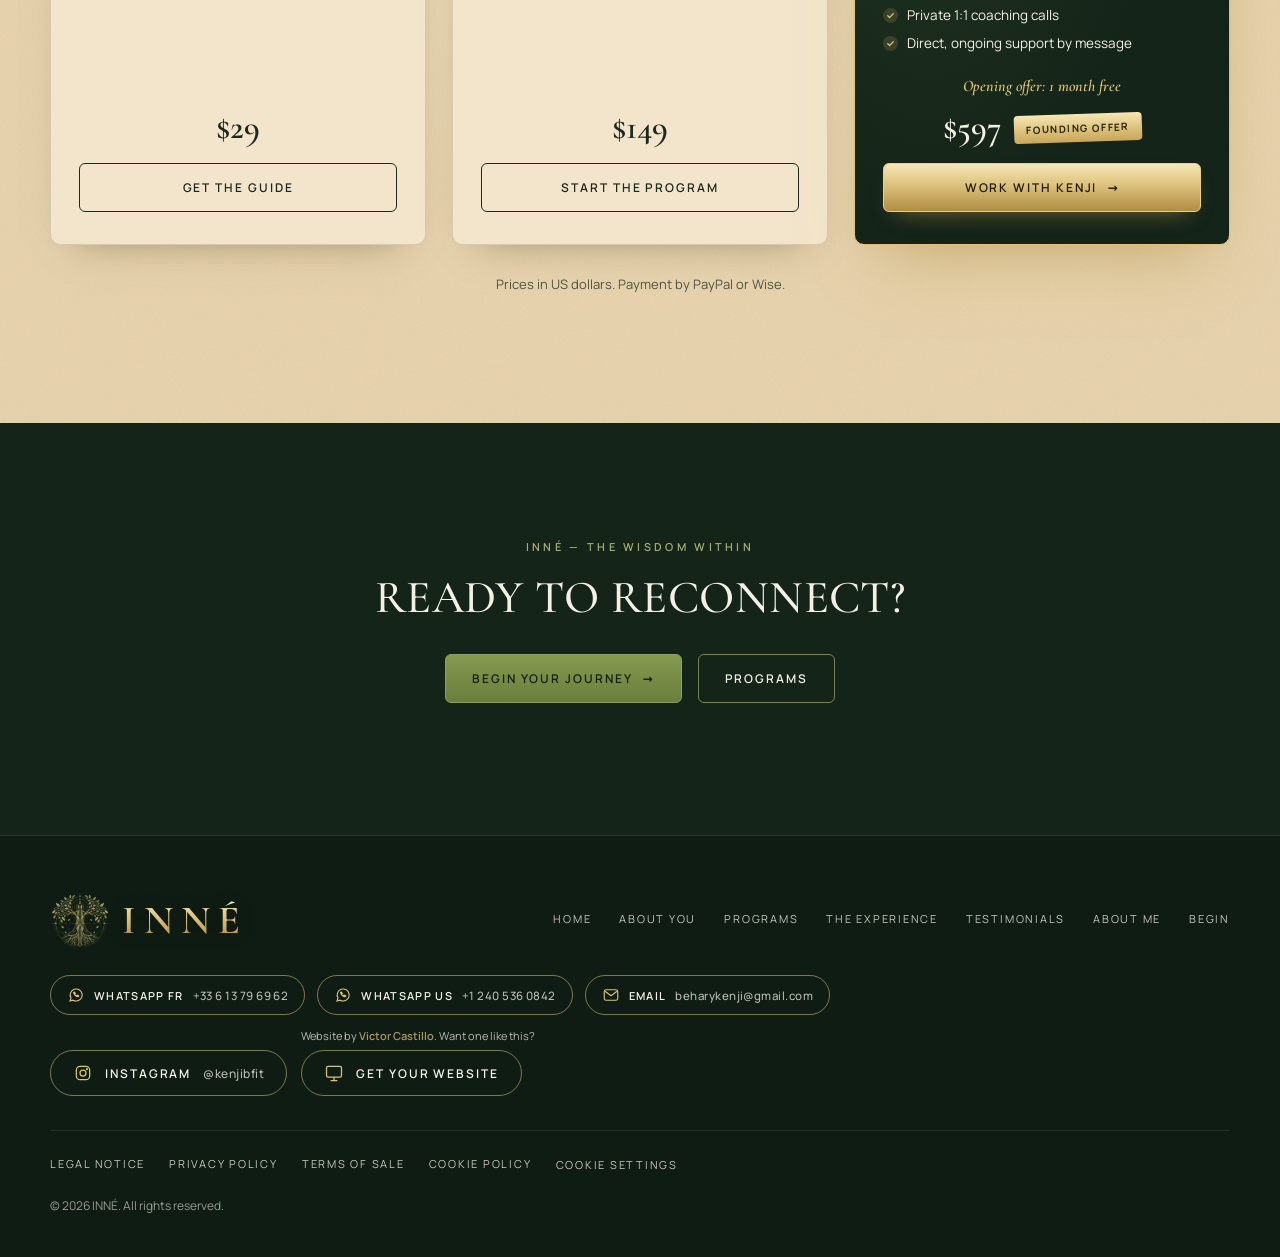
<file: INNE-site/about-you.html>
<!DOCTYPE html>
<html lang="en" translate="no" data-title="nav.aboutyou">
<head>
<meta charset="utf-8">
<meta name="viewport" content="width=device-width, initial-scale=1">
<title>About you — INNÉ</title>
<meta name="description" content="Who INNÉ is for: driven individuals who want a stronger body, a clearer mind and a more grounded life.">
<meta property="og:title" content="About you — INNÉ">
<meta property="og:description" content="Who INNÉ is for: driven individuals who want a stronger body, a clearer mind and a more grounded life.">
<meta property="og:type" content="website">
<meta name="theme-color" content="#142419">
<meta name="google" content="notranslate">
<link rel="icon" href="data:image/svg+xml,%3Csvg xmlns='http://www.w3.org/2000/svg' viewBox='0 0 64 64'%3E%3Crect width='64' height='64' rx='10' fill='%23142419'/%3E%3Cpath d='M18 46c0-18 10-28 28-30 0 18-10 30-26 30M18 46l16-16' fill='none' stroke='%23A4AD75' stroke-width='3' stroke-linecap='round'/%3E%3C/svg%3E">
<link rel="stylesheet" href="css/inne.css">
<script>document.documentElement.classList.add("js")</script>
</head>
<body>
<a class="skip" href="#main" data-i18n="skip">Skip to content</a>
<header class="site-header">
  <div class="wrap">
    <a class="logo" href="index.html" aria-label="INNÉ — The Wisdom Within"><img src="img/emblem-sm.png" alt="" width="60" height="56"><span><b>INNÉ</b><small>The Wisdom Within</small></span></a>
    <nav class="nav" id="nav" aria-label="Main"><a href="index.html" data-i18n="nav.home">Home</a><a href="about-you.html" aria-current="page" data-i18n="nav.aboutyou">About you</a><a href="programs.html" data-i18n="nav.programs">Programs</a><a href="experience.html" data-i18n="nav.experience">The Experience</a><a href="journeys.html" data-i18n="nav.journeys">Testimonials</a><a href="about.html" data-i18n="nav.aboutme">About me</a><a class="nav-only" href="begin.html" data-i18n="nav.cta">Begin Your Journey</a></nav>
    <select class="lang" id="lang" aria-label="Language" data-i18n-aria="lang.label"><option value="en" label="EN">EN</option><option value="es" label="ES">ES</option><option value="fr" label="FR">FR</option><option value="sv" label="SV">SV</option><option value="de" label="DE">DE</option><option value="it" label="IT">IT</option></select>
    <a class="btn btn-solid btn-sm" href="begin.html" data-i18n="nav.cta">Begin Your Journey</a>
    <button class="burger" type="button" aria-controls="nav" aria-expanded="false" aria-label="Menu" data-i18n-aria="nav.menu"><span></span><span></span></button>
  </div>
</header>
<main id="main"><section class="page-hero scenic"><img src="img/about-you-lake.jpg" alt="A green mountain valley with a small lake in the distance" style="object-position:50% 54%"><div class="wrap"><h1 class="reveal" data-i18n="nav.aboutyou">About you</h1><p class="hero-line reveal d1" data-i18n="ay.sub">Discover the extraordinary potential within</p></div></section>
<section class="section dark"><div class="wrap essay">
  <p class="essay-lead reveal" data-i18n="y1">The human body is one of nature’s greatest masterpieces. Whether you see its origins in nature, God or the extraordinary force of life itself, it is difficult not to be amazed by its complexity. Made up of trillions of cells, hundreds of muscles and bones, ligaments, organs and interconnected biological systems, it operates as an extraordinary living network, constantly working to sustain, protect and support you.</p>
  <p class="reveal" data-i18n="y2">Within you lies the foundation of life itself: the capacity to grow, adapt, recover, develop and thrive. You carry the biological potential for health, vitality, strength and beauty — a remarkable organism capable of far more than you may realise.</p><p class="reveal" data-i18n="y3">Yet modern society has gradually changed our relationship with our own bodies. We have become accustomed to lifestyles that often work against our biology: poor nutrition, inactivity, chronic stress, disrupted sleep and habits that compromise our long-term well-being. We are even encouraged to accept the consequences as a normal part of life, under the familiar excuse that we should simply “live a little”.</p><p class="reveal" data-i18n="y4">But should feeling constantly tired, struggling with our health or accepting preventable health problems really be considered inevitable? Whether it is persistent skin problems, unwanted weight changes, hair loss, high blood pressure, metabolic disorders, declining energy or a loss of self-confidence, many of us experience challenges that affect how we feel, look and live.</p><p class="reveal" data-i18n="y5">Perhaps you have already realised that this is not the way you want to experience life. That there is more to health than simply avoiding illness, and more to living than accepting the limitations of an unhealthy lifestyle. You want to feel energised, confident, strong and connected with yourself. You want to give yourself the opportunity to reach your fullest potential.</p>
  <p class="beat reveal" data-i18n="y6">And if you have made it this far, congratulations. The simple fact that you are questioning your habits, reflecting on your health and considering a change is already an important first step. You have come to the right place.</p>
</div></section>
<section class="section olive"><div class="wrap essay">
  <h2 class="h2 rule story-title reveal" data-i18n="yj.t">The INNÉ Journey</h2>
  <p class="reveal" data-i18n="j1">The INNÉ method was created to help you rediscover how to take care of yourself, understand your biology and thrive, even in a modern environment that does not always make it easy.</p><p class="reveal" data-i18n="j2">Through a personalised approach with Kenji, you will learn to reconnect with your inner nature, identify your individual needs, understand your habits and discover the foundations that truly matter for your health.</p><p class="reveal" data-i18n="j3">Together, we will work on your nutrition, movement, sleep, daily routines and environment, tracking your progress and gradually building habits that support your body rather than work against it.</p><p class="reveal" data-i18n="j4">The goal is not simply to live longer, but to live better: to feel better, become stronger, nurture your vitality and give yourself the best possible conditions to flourish.</p>
  <p class="pull reveal" data-i18n="j5">Because you were born with a biological potential far greater than you may imagine. Your body is extraordinary, and that means you are capable of extraordinary things.</p>
  <p class="beat reveal" data-i18n="j6">You already carry the seeds of your potential and greatness. The mission of INNÉ is to create the conditions for them to grow.</p>
  <p class="actions reveal" style="margin-top:36px"><a class="btn btn-solid" href="begin.html"><span data-i18n="nav.cta">Begin Your Journey</span> <span class="arr" aria-hidden="true">→</span></a></p>
  <p class="fineprint essay-note reveal" data-i18n="ft.disclaimer">INNÉ coaching is not medical advice. Consult a health professional before starting any new training or nutrition program.</p>
</div></section>
<section class="section dark">
  <div class="wrap split rev" ><div class="reveal d1"><h2 class="h2 rule" data-i18n="ay.2t">Your inner nature</h2><p class="lead" style="margin-top:22px" data-i18n="ay.2p">INNÉ invites you to reconnect with your inner nature and your natural instinct — through movement, nutrition, discipline and a deeper connection with nature.</p></div><div class="frame ratio-43 reveal"><img src="img/handstand.jpg" alt="Handstand at sunset by the water" loading="lazy" style="object-position:50% 60%"></div></div>
</section>
<section class="section olive project"><div class="wrap">
  <div class="center"><h2 class="h2 title-lines center reveal"><span data-i18n="ay.1t">Your own journey</span></h2><p class="lead reveal d1" data-i18n="ay.1p">Picture yourself following the programs, living your own journey, building new habits, becoming stronger and creating a healthier way of life.</p></div>
  <figure class="shot wide reveal"><div class="frame natural"><img src="img/ay-track-1.jpg" alt="A client's dashboard in the coaching app: training, habits and goals" loading="lazy" width="1400" height="1091"></div><figcaption data-i18n="pj.c1">Every session, habit and measurement, followed in one place.</figcaption></figure>
  <div class="split transform">
    <figure class="shot reveal"><div class="frame natural"><img src="img/ay-transform.jpg" alt="Kenji's physical transformation, before and after" loading="lazy" width="1100" height="1373"></div><figcaption data-i18n="tr.cap">Kenji, before and after</figcaption></figure>
    <div class="reveal d1"><h3 class="h2 rule" data-i18n="tr.t">A visible transformation</h3><p class="lead" style="margin-top:20px" data-i18n="tr.p">What consistent training and better habits can bring:</p><ul class="gains-list"><li data-i18n="tr.l1">Clearer skin</li><li data-i18n="tr.l2">Stronger bones: higher bone density and mass</li><li data-i18n="tr.l3">A better shape</li><li data-i18n="tr.l4">More attractiveness</li><li data-i18n="tr.l5">Self-confidence</li></ul></div>
  </div>
  <figure class="shot wide reveal"><div class="frame natural"><img src="img/ay-track-2.jpg" alt="Kenji's coaching workspace: exercise library and body metrics" loading="lazy" width="1400" height="738"></div><figcaption data-i18n="pj.c2">Kenji follows your progress and adjusts your plan as you go.</figcaption></figure>
  <figure class="shot tall reveal"><div class="frame natural"><img src="img/ay-sun.jpg" alt="A laptop and a handwritten notebook on a terrace by the water, in the sun" loading="lazy" width="1200" height="1600"></div><figcaption data-i18n="pj.c3">Wherever you are, your program comes with you.</figcaption></figure>
</div></section>
<section class="section sand"><div class="wrap">
  <h2 class="h2 title-lines center reveal"><span data-i18n="prog.title">One philosophy. Three ways to reconnect.</span></h2>
  <div class="cards">
  <article class="card reveal">
    <div class="card-art photo contain"><img src="img/card-guide.jpg" alt="The INNÉ guide" loading="lazy"></div>
    <div class="card-body"><h3 data-i18n="f.name">The Guide</h3><div class="kind" data-i18n="f.kind">The Essentials</div><p data-i18n="f.desc">A clear and practical guide to reconnect with your body, energy and mindset.</p><ul class="incl"><li data-i18n="f.l1">Digital guide (PDF)</li><li data-i18n="f.l2">Foundations: movement, nutrition, mindset and daily habits</li><li data-i18n="f.l3">Two versions: Women (≈ 30 pages) or Men (≈ 50 pages)</li><li data-i18n="f.l4">Instant access</li></ul><div class="price" data-i18n="price.f">$29</div><a class="btn btn-ink" href="checkout.html#foundation" data-i18n="f.cta">Get the guide</a></div>
  </article>
  <article class="card reveal d1">
    <div class="card-art photo"><img src="img/card-program.jpg" alt="The INNÉ program in the Everfit app" loading="lazy"></div>
    <div class="card-body"><h3 data-i18n="r.name">The Program</h3><div class="kind" data-i18n="r.kind">The System</div><p data-i18n="r.desc">A complete, self-guided 12-week program in the Everfit app to build strength, energy and lasting habits.</p><ul class="incl"><li data-i18n="r.l1">Structured 12-week training program</li><li data-i18n="r.l2">Weekly progression & clear guidance</li><li data-i18n="r.l3">Habit tracking & accountability</li><li data-i18n="r.l4">Access via the Everfit app (iOS & Android)</li></ul><div class="price" data-i18n="price.r">$149</div><a class="btn btn-ink" href="checkout.html#reconnection" data-i18n="r.cta">Start the program</a></div>
  </article>
  <article class="card feature premium reveal d2">
    <span class="badge gold"><svg viewBox="0 0 24 24" aria-hidden="true"><path d="M3 18h18l-1.5-10-5 4L12 5l-2.5 7-5-4z"/></svg><span data-i18n="x.badge">Founding clients — Limited places</span></span>
    <div class="card-art photo"><img src="img/card-private.jpg" alt="Mountain landscape" loading="lazy"></div>
    <div class="card-body"><h3 data-i18n="x.name">The Private Experience</h3><div class="kind" data-i18n="x.kind">Your personalized transformation</div><p data-i18n="x.desc">A complete, high-touch experience that brings together personalized guidance, expert tools and a deeper understanding of your body, mind and emotions to create lasting change.</p><ul class="incl"><li data-i18n="x.l1">Personalized training program</li><li data-i18n="x.l2">Personalized nutrition plan & tools</li><li data-i18n="x.l3">Habit tracking & accountability</li><li data-i18n="x.l4">Exclusive courses on the human body (hormones, metabolism, recovery, sleep and more)</li><li data-i18n="x.l5">The complete guide (Women or Men)</li><li data-i18n="x.l6">Mindset & emotional well-being support (stress, motivation, confidence, balance)</li><li data-i18n="x.l7">Private 1:1 coaching calls</li><li data-i18n="x.l8">Direct, ongoing support by message</li></ul><p class="launch" data-i18n="x.month">Opening offer: 1 month free</p><div class="price-row"><span class="price" data-i18n="price.x">$597</span><span class="offer-tag" data-i18n="x.offer">Founding offer</span></div><a class="btn btn-gold" href="checkout.html#private"><span data-i18n="x.cta">Work with Kenji</span> <span class="arr" aria-hidden="true">→</span></a></div>
  </article>
</div>
<p class="price-note center" data-i18n="price.note">Prices in US dollars. Payment by PayPal or Wise.</p>
</div></section>
<section class="section dark center"><div class="wrap">
  <span class="eyebrow reveal">INNÉ — The Wisdom Within</span>
  <h2 class="h2 reveal" data-i18n="ab.cta">Ready to reconnect?</h2>
  <p class="actions reveal d1" style="justify-content:center;margin-top:32px"><a class="btn btn-solid" href="begin.html"><span data-i18n="nav.cta">Begin Your Journey</span> <span class="arr" aria-hidden="true">→</span></a><a class="btn btn-ghost" href="programs.html" data-i18n="nav.programs">Programs</a></p>
</div></section></main>
<footer class="site-footer">
  <div class="wrap">
    <div class="foot-top">
      <a class="logo" href="index.html" aria-label="INNÉ — The Wisdom Within"><img src="img/emblem-sm.png" alt="" width="60" height="56"><span><b>INNÉ</b><small>The Wisdom Within</small></span></a>
      <nav class="foot-nav" aria-label="Footer"><a href="index.html" data-i18n="nav.home">Home</a><a href="about-you.html" data-i18n="nav.aboutyou">About you</a><a href="programs.html" data-i18n="nav.programs">Programs</a><a href="experience.html" data-i18n="nav.experience">The Experience</a><a href="journeys.html" data-i18n="nav.journeys">Testimonials</a><a href="about.html" data-i18n="nav.aboutme">About me</a><a href="begin.html" data-i18n="nav.begin">Begin</a></nav>
      <div class="foot-contact"><div class="contact-row"><a class="social-btn" href="https://wa.me/33613796962" target="_blank" rel="noopener"><svg viewBox="0 0 24 24" aria-hidden="true"><path d="M4 20l1.3-4A8 8 0 1112 20a8 8 0 01-4-1.1z"/><path d="M9 9.2c.3 1.7 2.1 3.6 3.8 4l1.1-1 1.6.8-.3 1.3c-2.5.5-6.2-3-6.4-5.6l1.3-.4.8 1.6z"/></svg><span data-i18n="ct.wafr">WhatsApp FR</span><small>+33 6 13 79 69 62</small></a><a class="social-btn" href="https://wa.me/12405360842" target="_blank" rel="noopener"><svg viewBox="0 0 24 24" aria-hidden="true"><path d="M4 20l1.3-4A8 8 0 1112 20a8 8 0 01-4-1.1z"/><path d="M9 9.2c.3 1.7 2.1 3.6 3.8 4l1.1-1 1.6.8-.3 1.3c-2.5.5-6.2-3-6.4-5.6l1.3-.4.8 1.6z"/></svg><span data-i18n="ct.waus">WhatsApp US</span><small>+1 240 536 0842</small></a><a class="social-btn" href="mailto:beharykenji@gmail.com"><svg viewBox="0 0 24 24" aria-hidden="true"><rect x="3" y="5" width="18" height="14" rx="2.5"/><path d="M4 7l8 6 8-6"/></svg><span data-i18n="ct.mail">Email</span><small>beharykenji@gmail.com</small></a></div><div class="social"><a class="social-btn" data-social="instagram" href="#" hidden target="_blank" rel="noopener"><svg viewBox="0 0 24 24" aria-hidden="true"><rect x="4" y="4" width="16" height="16" rx="4.5"/><circle cx="12" cy="12" r="3.6"/><circle cx="16.7" cy="7.3" r=".6"/></svg><span>Instagram</span><small data-social-handle></small></a><a class="social-btn" data-social="youtube" href="#" hidden target="_blank" rel="noopener"><svg viewBox="0 0 24 24" aria-hidden="true"><rect x="3" y="6" width="18" height="12" rx="3.5"/><path d="M10.5 9.5l4 2.5-4 2.5z"/></svg><span>YouTube</span><small data-social-handle></small></a><div class="foot-credit" data-i18n="ft.credit"><span class="fc-text">Website by <b>Victor Castillo</b>. Want one like this?</span><a class="social-btn" href="https://sportifhybride.com/creation-site" target="_blank" rel="noopener"><svg viewBox="0 0 24 24" aria-hidden="true"><rect x="3" y="4" width="18" height="13" rx="2"/><path d="M8 21h8M12 17v4"/></svg><span>Get your website</span></a></div></div></div>
    </div>
    <div class="foot-legal">
      <a href="legal.html" data-i18n="ft.legal">Legal notice</a>
      <a href="privacy.html" data-i18n="ft.privacy">Privacy policy</a>
      <a href="terms.html" data-i18n="ft.terms">Terms of sale</a>
      <a href="cookies.html" data-i18n="ft.cookies">Cookie policy</a>
      <button type="button" data-cookie-open data-i18n="ft.manage">Cookie settings</button>
    </div>
    <p class="foot-note">© 2026 INNÉ. <span data-i18n="ft.rights">All rights reserved.</span></p>
  </div>
</footer>
<div class="cookie" id="cookie" role="dialog" aria-labelledby="ck-title" tabindex="-1" hidden>
  <h2 id="ck-title" data-i18n="ck.title">Your privacy</h2>
  <p style="margin:0"><span data-i18n="ck.text">INNÉ only stores what the site needs to work (your language and your cookie choice). With your consent, we may also measure audience to improve the site. You can change your mind at any time.</span> <a href="cookies.html" data-i18n="ft.cookies">Cookie policy</a></p>
  <div class="cookie-opts" id="cookie-opts" hidden>
    <label><input type="checkbox" checked disabled><span><b data-i18n="ck.ess">Essential</b><span data-i18n="ck.essd">Required for the site to work. Always active.</span></span></label>
    <label><input type="checkbox" id="ck-analytics"><span><b data-i18n="ck.an">Audience measurement</b><span data-i18n="ck.and">Helps us understand how the site is used. No such tool is active at the moment.</span></span></label>
  </div>
  <div class="cookie-actions">
    <button type="button" class="btn btn-eq" id="ck-refuse" data-i18n="ck.refuse">Refuse all</button>
    <button type="button" class="btn btn-eq" id="ck-accept" data-i18n="ck.accept">Accept all</button>
    <button type="button" class="btn btn-ink wide" id="ck-custom" data-i18n="ck.custom">Customize</button>
    <button type="button" class="btn btn-ink wide" id="ck-save" hidden data-i18n="ck.save">Save my choices</button>
  </div>
</div>
<script src="js/settings.js"></script>
<script src="js/texts.js"></script>
<script src="js/site.js"></script>
</body>
</html>
</file>
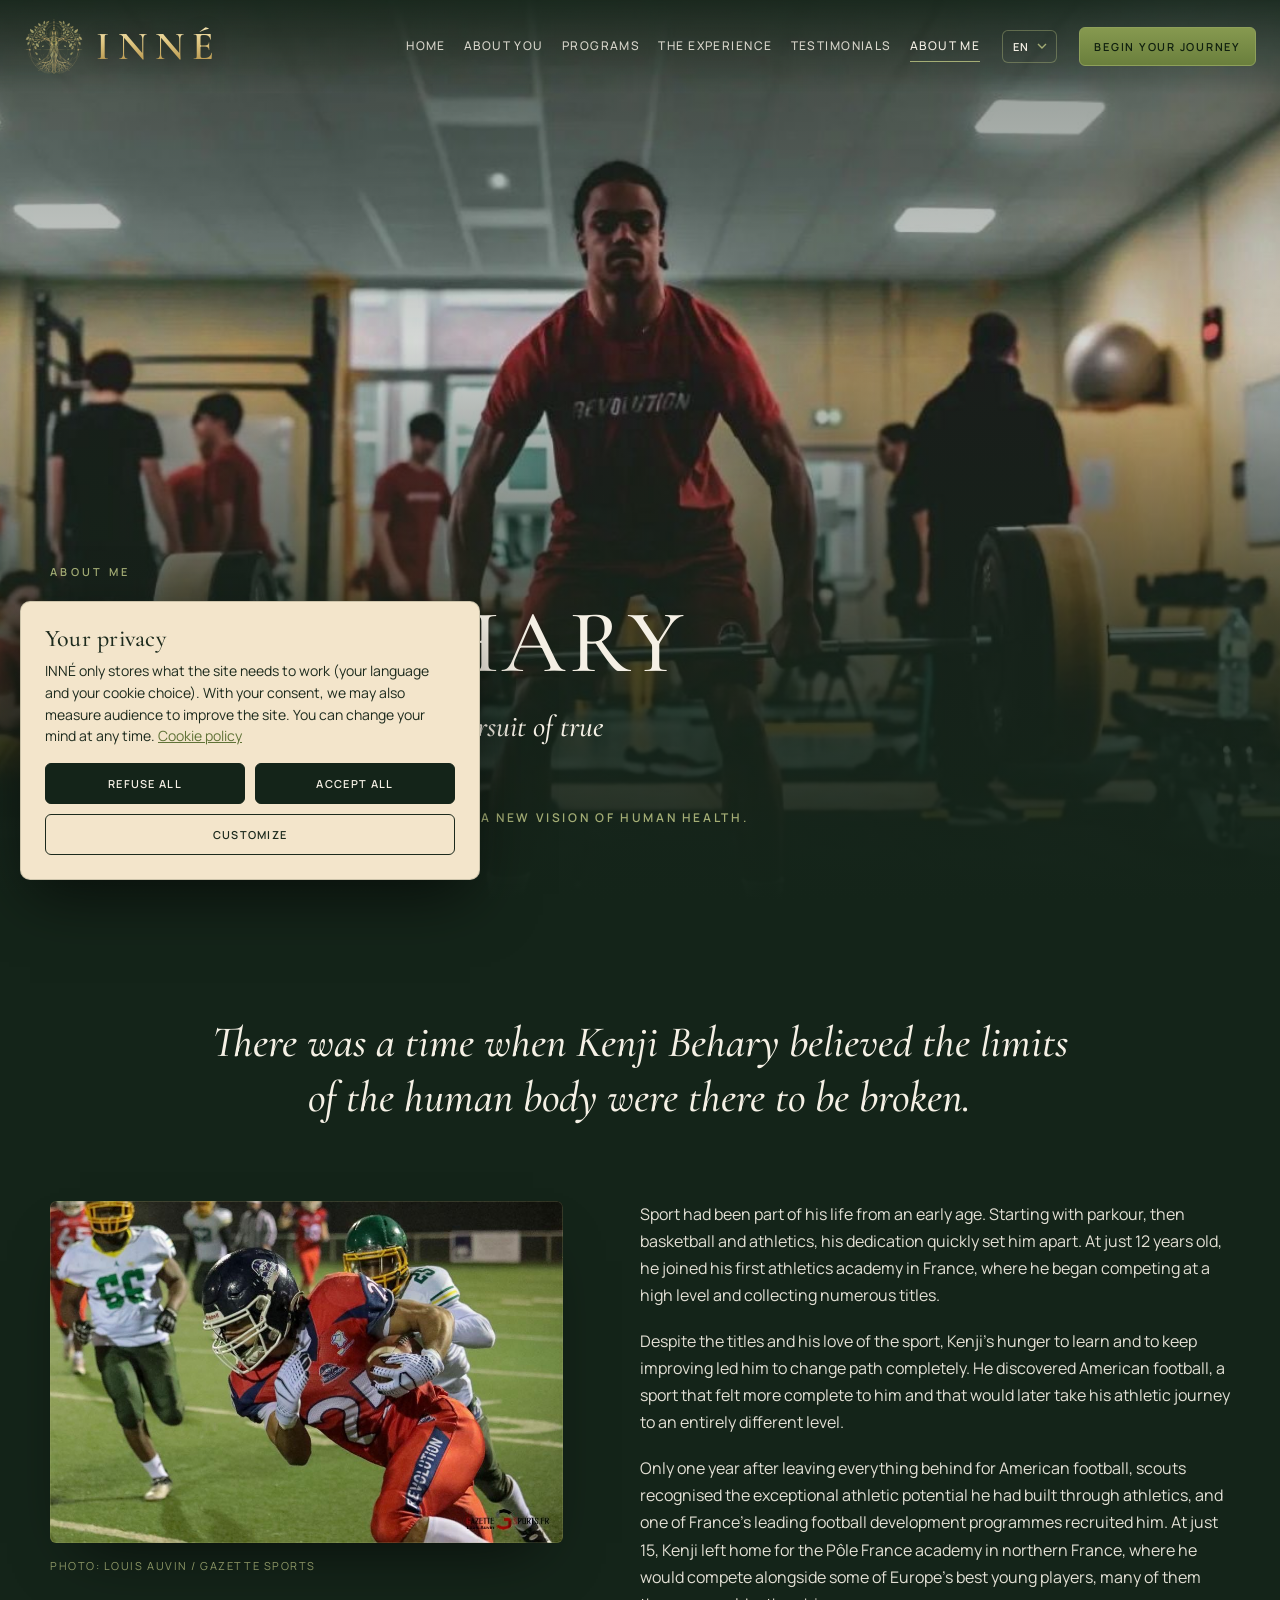
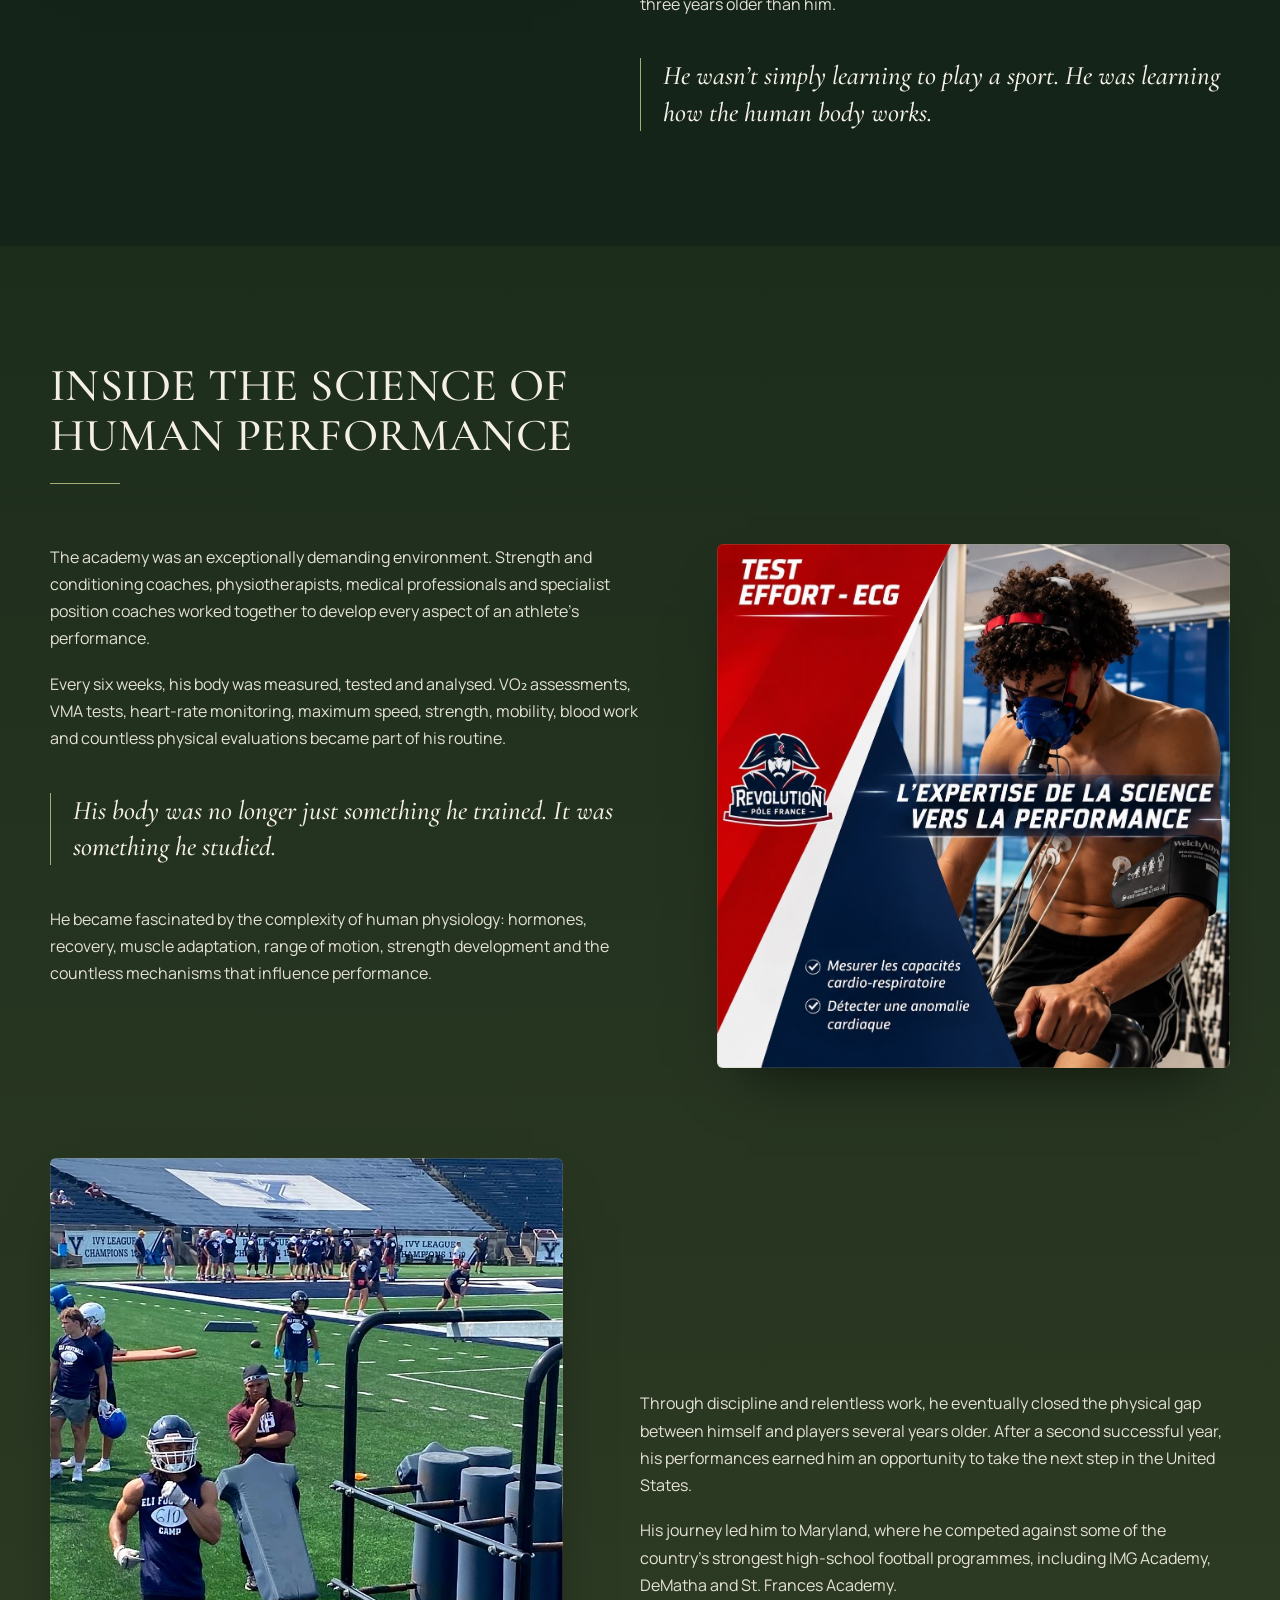
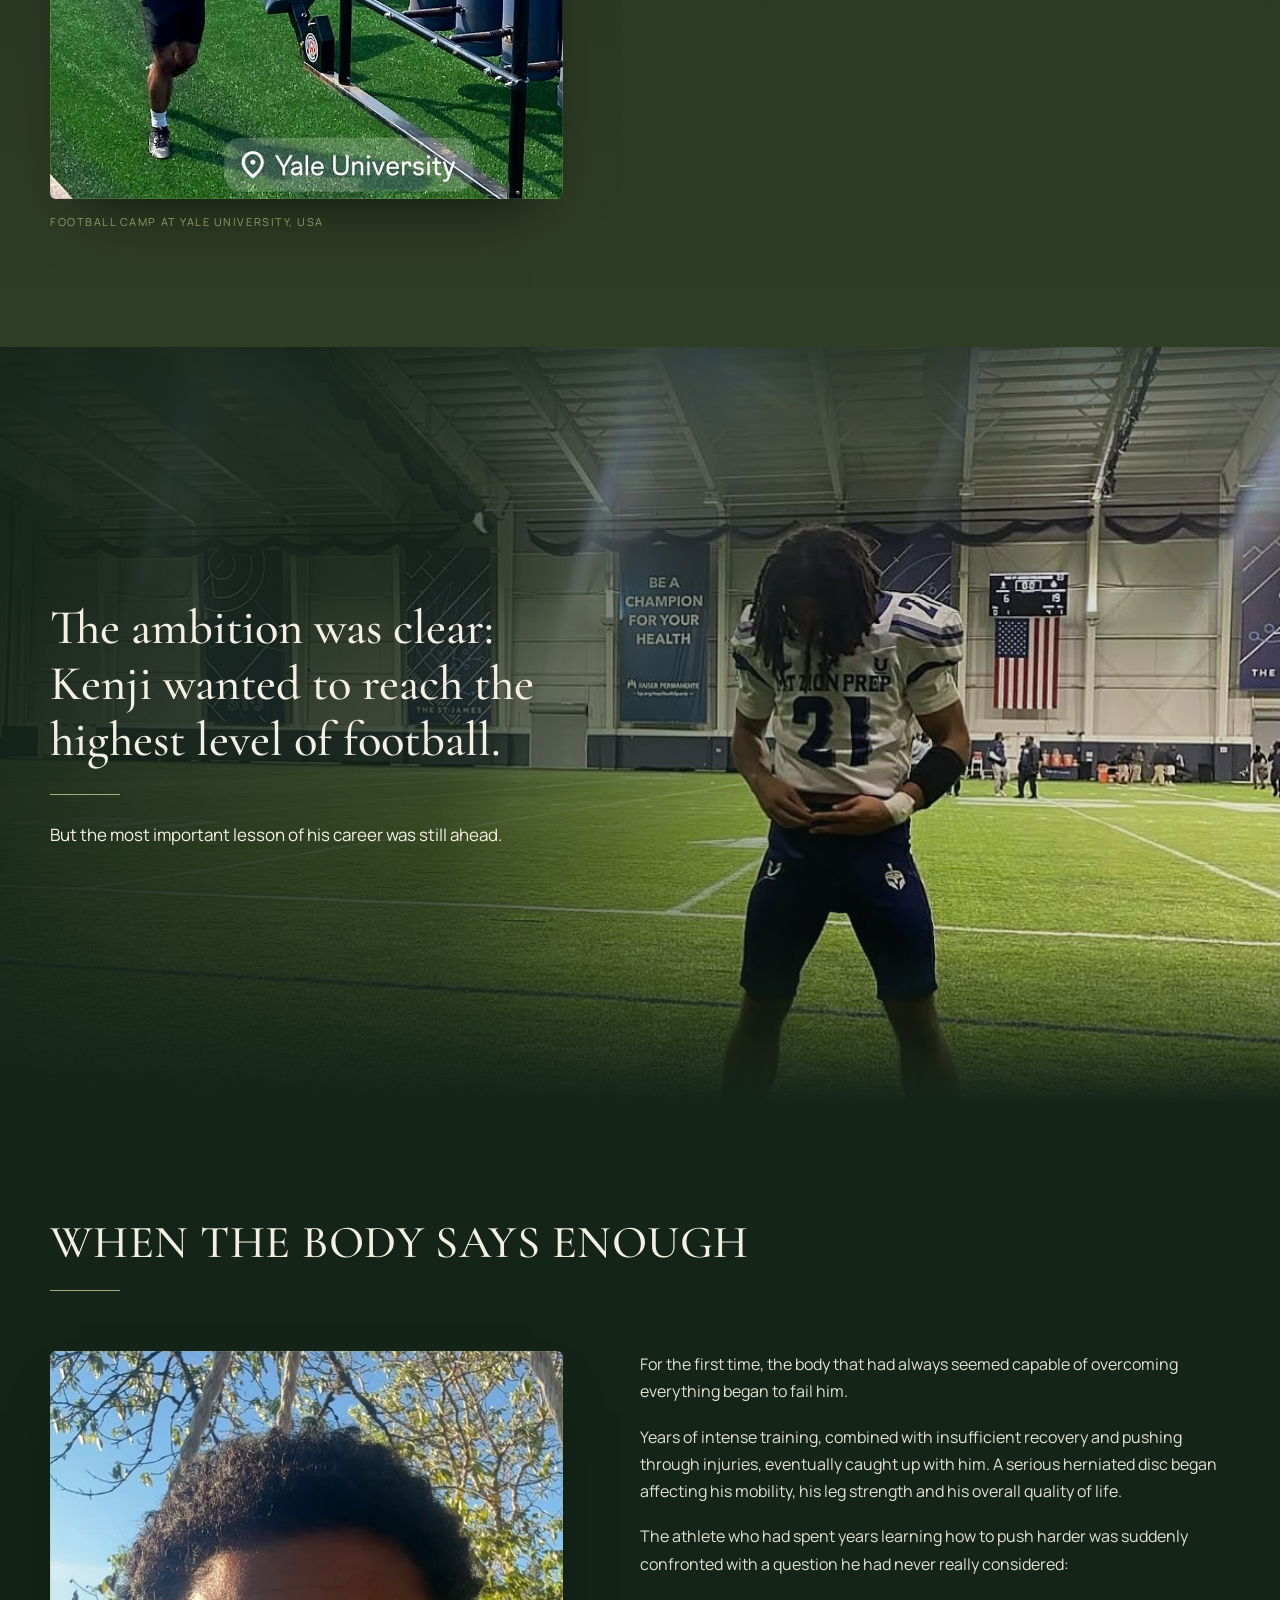
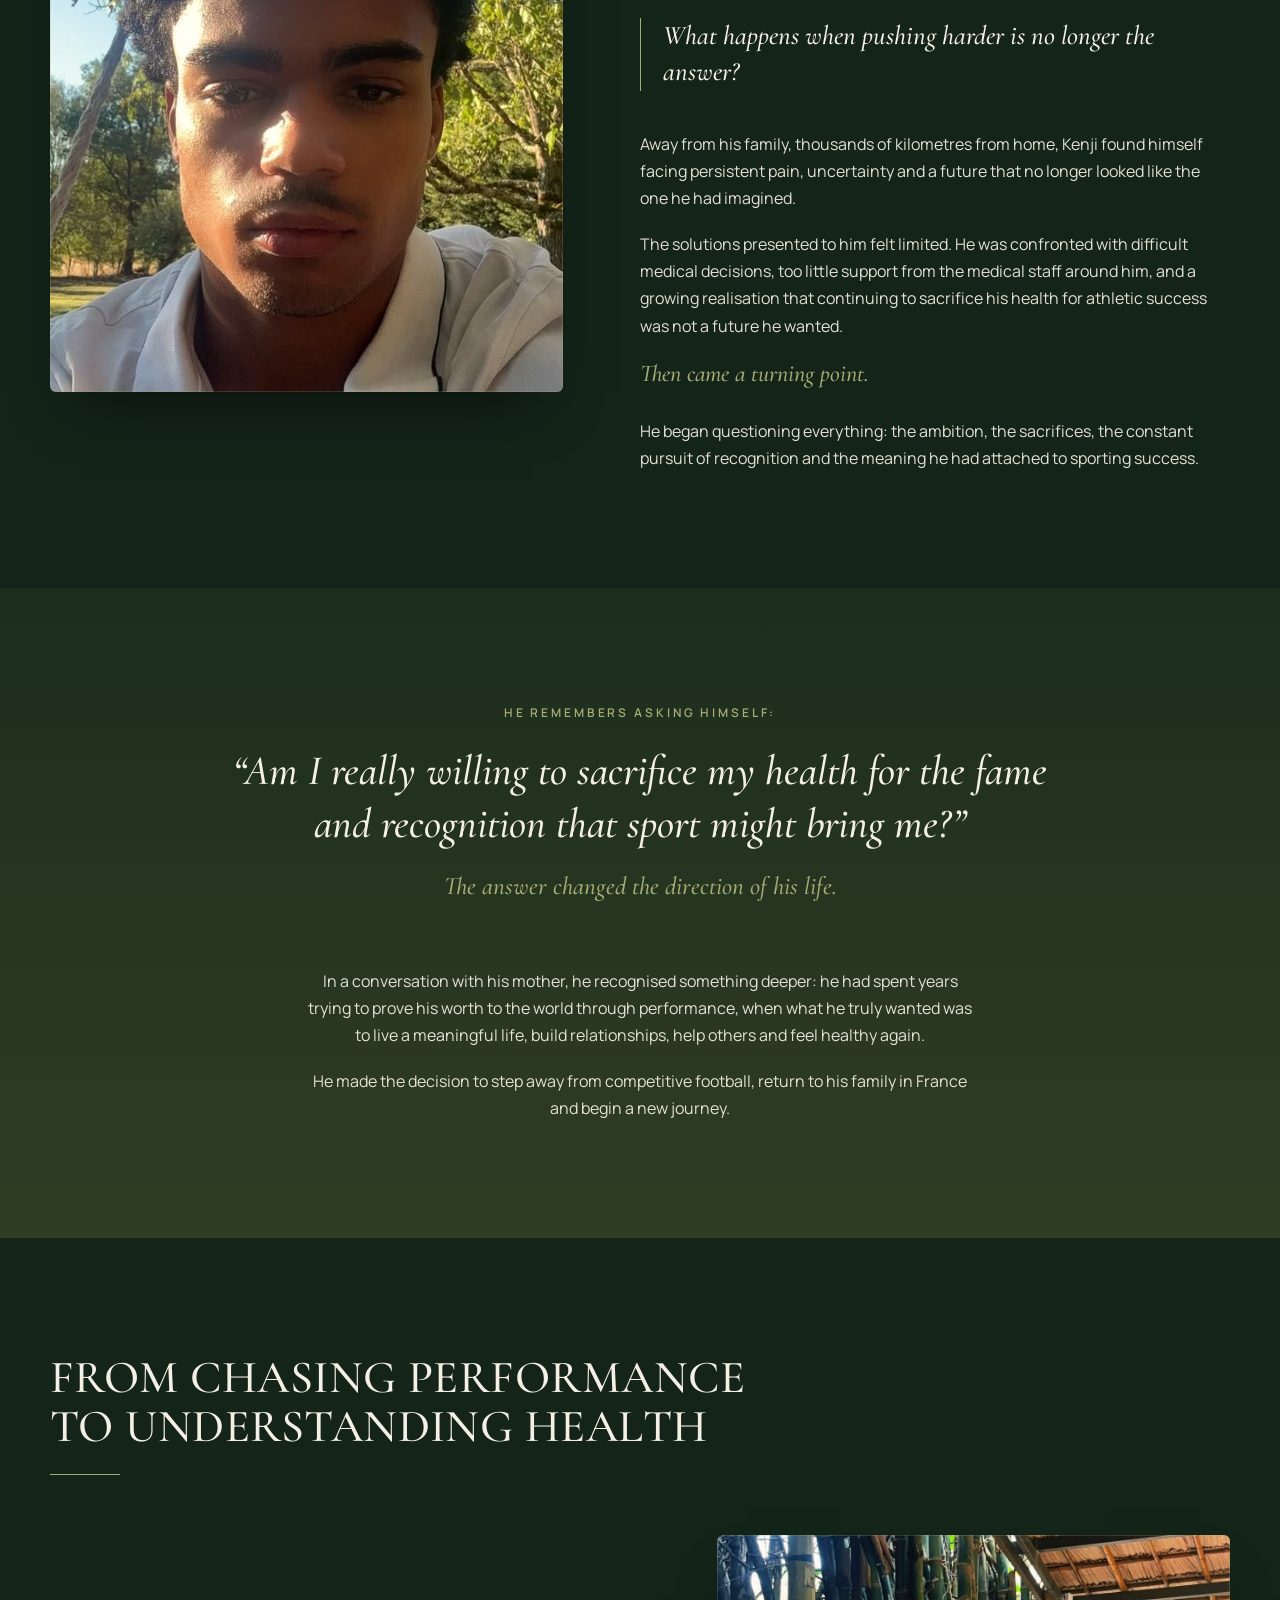
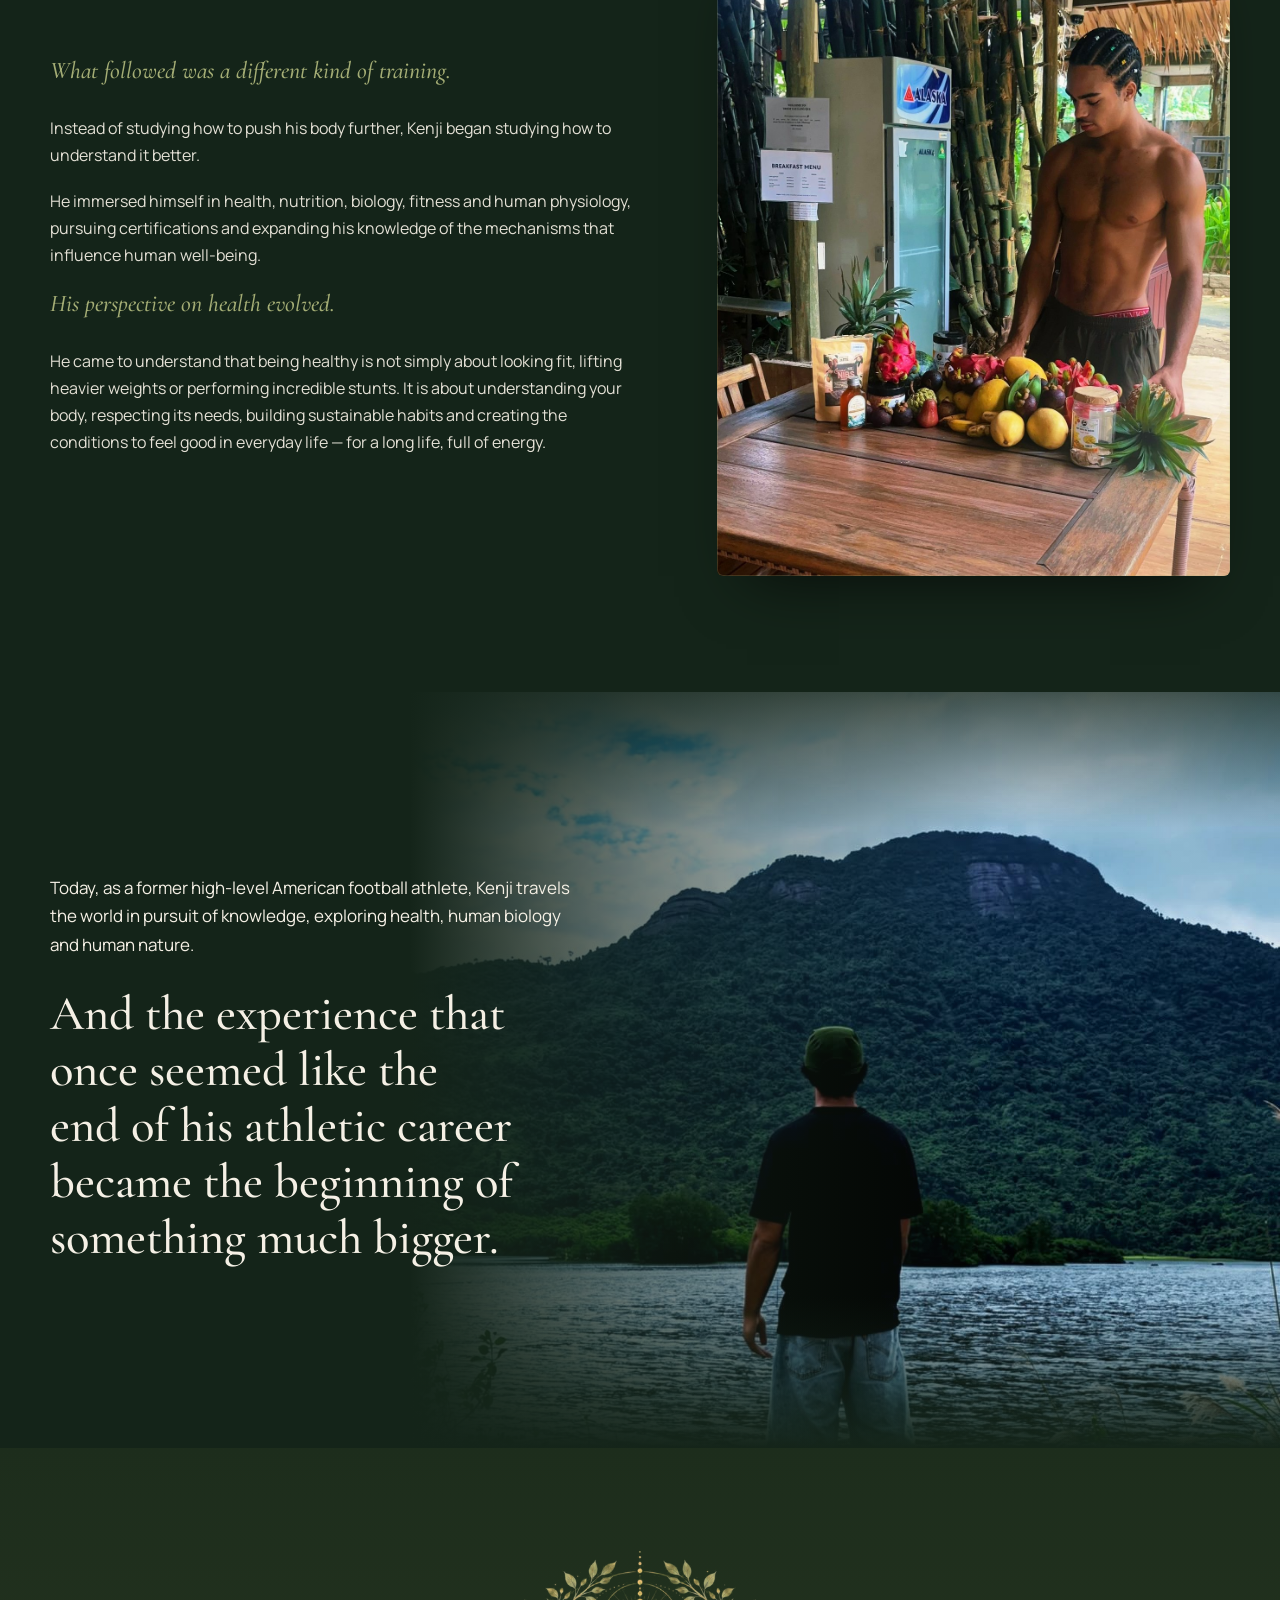
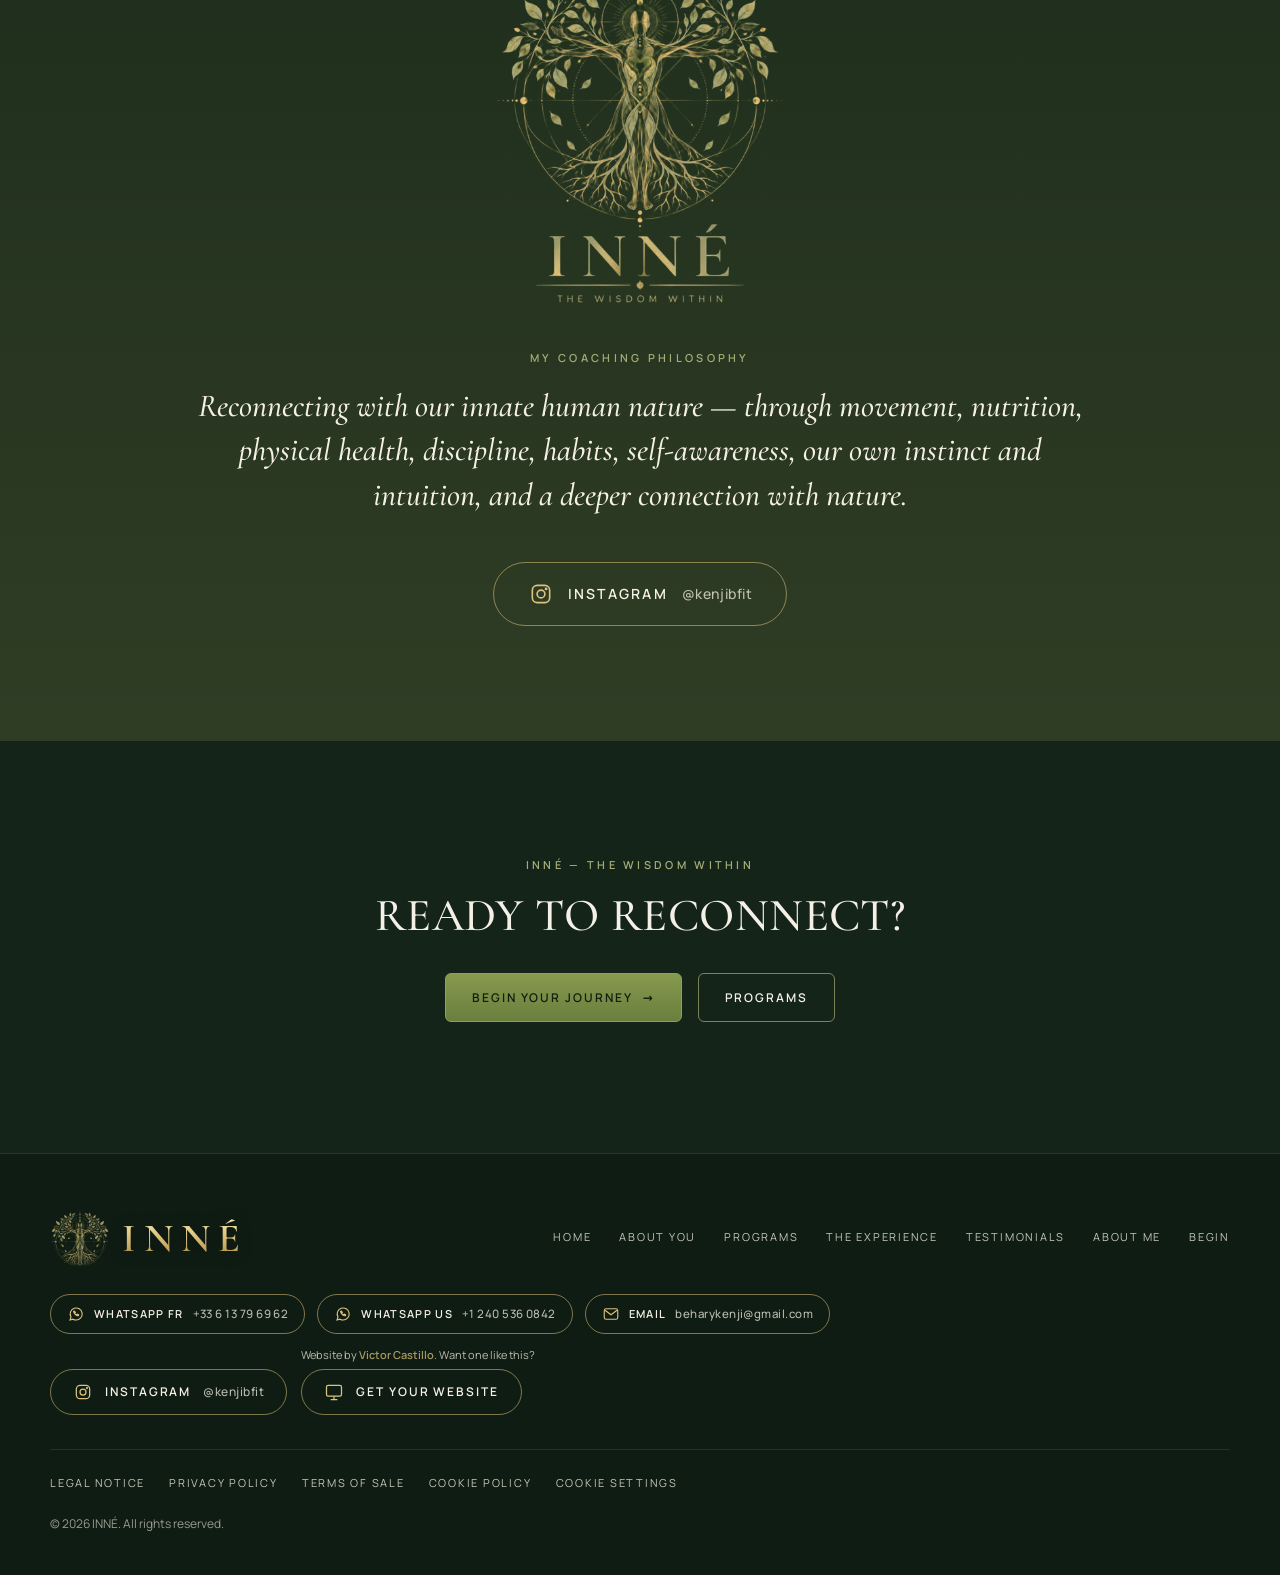
<file: INNE-site/about.html>
<!DOCTYPE html>
<html lang="en" translate="no" data-title="nav.aboutme">
<head>
<meta charset="utf-8">
<meta name="viewport" content="width=device-width, initial-scale=1">
<title>About me — INNÉ</title>
<meta name="description" content="Kenji Behary, founder of INNÉ: from elite athletic performance to the pursuit of true health.">
<meta property="og:title" content="About me — INNÉ">
<meta property="og:description" content="Kenji Behary, founder of INNÉ: from elite athletic performance to the pursuit of true health.">
<meta property="og:type" content="website">
<meta name="theme-color" content="#142419">
<meta name="google" content="notranslate">
<link rel="icon" href="data:image/svg+xml,%3Csvg xmlns='http://www.w3.org/2000/svg' viewBox='0 0 64 64'%3E%3Crect width='64' height='64' rx='10' fill='%23142419'/%3E%3Cpath d='M18 46c0-18 10-28 28-30 0 18-10 30-26 30M18 46l16-16' fill='none' stroke='%23A4AD75' stroke-width='3' stroke-linecap='round'/%3E%3C/svg%3E">
<link rel="stylesheet" href="css/inne.css">
<script>document.documentElement.classList.add("js")</script>
</head>
<body>
<a class="skip" href="#main" data-i18n="skip">Skip to content</a>
<header class="site-header">
  <div class="wrap">
    <a class="logo" href="index.html" aria-label="INNÉ — The Wisdom Within"><img src="img/emblem-sm.png" alt="" width="60" height="56"><span><b>INNÉ</b><small>The Wisdom Within</small></span></a>
    <nav class="nav" id="nav" aria-label="Main"><a href="index.html" data-i18n="nav.home">Home</a><a href="about-you.html" data-i18n="nav.aboutyou">About you</a><a href="programs.html" data-i18n="nav.programs">Programs</a><a href="experience.html" data-i18n="nav.experience">The Experience</a><a href="journeys.html" data-i18n="nav.journeys">Testimonials</a><a href="about.html" aria-current="page" data-i18n="nav.aboutme">About me</a><a class="nav-only" href="begin.html" data-i18n="nav.cta">Begin Your Journey</a></nav>
    <select class="lang" id="lang" aria-label="Language" data-i18n-aria="lang.label"><option value="en" label="EN">EN</option><option value="es" label="ES">ES</option><option value="fr" label="FR">FR</option><option value="sv" label="SV">SV</option><option value="de" label="DE">DE</option><option value="it" label="IT">IT</option></select>
    <a class="btn btn-solid btn-sm" href="begin.html" data-i18n="nav.cta">Begin Your Journey</a>
    <button class="burger" type="button" aria-controls="nav" aria-expanded="false" aria-label="Menu" data-i18n-aria="nav.menu"><span></span><span></span></button>
  </div>
</header>
<main id="main">
<section class="page-hero tall"><img src="img/about-training.jpg" alt="Kenji lifting a barbell during strength training at the academy" fetchpriority="high"><div class="wrap"><span class="eyebrow reveal" data-i18n="nav.aboutme">About me</span><h1 class="reveal">Kenji Behary</h1><p class="hero-sub reveal d1" data-i18n="b.sub">From elite athletic performance to the pursuit of true health.</p><p class="tag reveal d2" data-i18n="b.tag">An athlete’s journey. A personal turning point. A new vision of human health.</p></div></section>

<section class="section dark"><div class="wrap">
  <p class="opening reveal" data-i18n="b.a1">There was a time when Kenji Behary believed the limits of the human body were there to be broken.</p>
  <div class="split top">
    <figure class="shot reveal"><div class="frame natural"><img src="img/about-game.jpg" alt="Kenji carrying the ball during an American football game" loading="lazy" width="1000" height="667"></div><figcaption>Photo: Louis Auvin / Gazette Sports</figcaption></figure>
    <div class="prose reveal d1"><p data-i18n="b.a2"></p><p data-i18n="b.a3"></p><p data-i18n="b.a4"></p><p class="pull" data-i18n="b.a5"></p></div>
  </div>
</div></section>

<section class="section olive"><div class="wrap">
  <h2 class="h2 rule story-title reveal" data-i18n="b.s2t">Inside the science of human performance</h2>
  <div class="split rev top">
    <div class="prose reveal d1"><p data-i18n="b.s2a"></p><p data-i18n="b.s2b"></p><p class="pull" data-i18n="b.s2c"></p><p data-i18n="b.s2d"></p></div>
    <figure class="shot reveal"><div class="frame natural"><img src="img/about-testing.jpg" alt="Kenji during a cardiorespiratory stress test at the Pôle France academy" loading="lazy" width="1241" height="1268"></div></figure>
  </div>
  <div class="split">
    <figure class="shot reveal"><div class="frame ratio-45"><img src="img/about-yale.jpg" alt="Kenji training at a football camp at Yale University" loading="lazy" style="object-position:30% 60%"></div><figcaption data-i18n="b.yale">Football camp at Yale University, USA</figcaption></figure>
    <div class="prose reveal d1"><p data-i18n="b.s2e"></p><p data-i18n="b.s2f"></p></div>
  </div>
</div></section>

<section class="scene"><img src="img/about-usa.jpg" alt="Kenji in his Mt. Zion Prep jersey on an indoor football field in the United States" loading="lazy" style="object-position:68% 40%"><div class="wrap"><div class="scene-copy"><p class="big reveal" data-i18n="b.u1">The ambition was clear: Kenji wanted to reach the highest level of football.</p><p class="reveal d1" data-i18n="b.u2">But the most important lesson of his career was still ahead.</p></div></div></section>

<section class="section dark"><div class="wrap">
  <h2 class="h2 rule story-title reveal" data-i18n="b.s3t">When the body says enough</h2>
  <div class="split top">
    <figure class="shot reveal"><div class="frame ratio-45"><img src="img/portrait.jpg" alt="Portrait of Kenji" loading="lazy" style="object-position:50% 30%"></div></figure>
    <div class="prose reveal d1"><p data-i18n="b.s3a"></p><p data-i18n="b.s3b"></p><p data-i18n="b.s3c0"></p><p class="pull" data-i18n="b.s3c"></p><p data-i18n="b.s3d"></p><p data-i18n="b.s3e"></p><p class="beat" data-i18n="b.s3f"></p><p data-i18n="b.s3g"></p></div>
  </div>
</div></section>

<section class="section olive"><div class="wrap">
  <div class="quote reveal"><p class="ask" data-i18n="b.q0">He remembers asking himself:</p><blockquote data-i18n="b.q1"></blockquote><p class="answer" data-i18n="b.q2"></p></div>
  <div class="prose narrow reveal d1"><p data-i18n="b.s3h"></p><p data-i18n="b.s3i"></p></div>
</div></section>

<section class="section dark"><div class="wrap">
  <h2 class="h2 rule story-title reveal" data-i18n="b.s4t">From chasing performance to understanding health</h2>
  <div class="split rev">
    <div class="prose reveal d1"><p class="beat" data-i18n="b.s4a"></p><p data-i18n="b.s4b"></p><p data-i18n="b.s4c"></p><p class="beat" data-i18n="b.s4d"></p><p data-i18n="b.s4e"></p></div>
    <figure class="shot reveal"><div class="frame ratio-45"><img src="img/about-fruits.jpg" alt="Kenji preparing a table of fresh tropical fruit" loading="lazy" style="object-position:50% 40%"></div></figure>
  </div>
</div></section>

<section class="scene end"><img src="img/about-nature.jpg" alt="Kenji standing by a lake, looking at a forested mountain" loading="lazy" style="object-position:50% 62%"><div class="wrap"><div class="scene-copy"><p class="reveal" data-i18n="b.e1">Today, as a former high-level American football athlete, Kenji travels the world in pursuit of knowledge, exploring health, human biology and human nature.</p><p class="big reveal d1" data-i18n="b.e2">And the experience that once seemed like the end of his athletic career became the beginning of something much bigger.</p></div></div></section>

<section class="section olive center"><div class="wrap">
  <img class="about-logo reveal" src="img/logo-light.png" alt="INNÉ — The Wisdom Within" width="560" height="560" loading="lazy">
  <span class="eyebrow reveal" data-i18n="ph.title">My coaching philosophy</span>
  <p class="philo reveal d1" data-i18n="ph.text">Reconnecting with our innate human nature — through movement, nutrition, physical health, discipline, habits, self-awareness, our own instinct and intuition, and a deeper connection with nature.</p>
  <p class="social-row"><a class="social-btn big" data-social="instagram" href="#" hidden target="_blank" rel="noopener"><svg viewBox="0 0 24 24" aria-hidden="true"><rect x="4" y="4" width="16" height="16" rx="4.5"/><circle cx="12" cy="12" r="3.6"/><circle cx="16.7" cy="7.3" r=".6"/></svg><span>Instagram</span><small data-social-handle></small></a><a class="social-btn big" data-social="youtube" href="#" hidden target="_blank" rel="noopener"><svg viewBox="0 0 24 24" aria-hidden="true"><rect x="3" y="6" width="18" height="12" rx="3.5"/><path d="M10.5 9.5l4 2.5-4 2.5z"/></svg><span>YouTube</span><small data-social-handle></small></a></p>
</div></section>
<section class="section dark center"><div class="wrap">
  <span class="eyebrow reveal">INNÉ — The Wisdom Within</span>
  <h2 class="h2 reveal" data-i18n="ab.cta">Ready to reconnect?</h2>
  <p class="actions reveal d1" style="justify-content:center;margin-top:32px"><a class="btn btn-solid" href="begin.html"><span data-i18n="nav.cta">Begin Your Journey</span> <span class="arr" aria-hidden="true">→</span></a><a class="btn btn-ghost" href="programs.html" data-i18n="nav.programs">Programs</a></p>
</div></section></main>
<footer class="site-footer">
  <div class="wrap">
    <div class="foot-top">
      <a class="logo" href="index.html" aria-label="INNÉ — The Wisdom Within"><img src="img/emblem-sm.png" alt="" width="60" height="56"><span><b>INNÉ</b><small>The Wisdom Within</small></span></a>
      <nav class="foot-nav" aria-label="Footer"><a href="index.html" data-i18n="nav.home">Home</a><a href="about-you.html" data-i18n="nav.aboutyou">About you</a><a href="programs.html" data-i18n="nav.programs">Programs</a><a href="experience.html" data-i18n="nav.experience">The Experience</a><a href="journeys.html" data-i18n="nav.journeys">Testimonials</a><a href="about.html" data-i18n="nav.aboutme">About me</a><a href="begin.html" data-i18n="nav.begin">Begin</a></nav>
      <div class="foot-contact"><div class="contact-row"><a class="social-btn" href="https://wa.me/33613796962" target="_blank" rel="noopener"><svg viewBox="0 0 24 24" aria-hidden="true"><path d="M4 20l1.3-4A8 8 0 1112 20a8 8 0 01-4-1.1z"/><path d="M9 9.2c.3 1.7 2.1 3.6 3.8 4l1.1-1 1.6.8-.3 1.3c-2.5.5-6.2-3-6.4-5.6l1.3-.4.8 1.6z"/></svg><span data-i18n="ct.wafr">WhatsApp FR</span><small>+33 6 13 79 69 62</small></a><a class="social-btn" href="https://wa.me/12405360842" target="_blank" rel="noopener"><svg viewBox="0 0 24 24" aria-hidden="true"><path d="M4 20l1.3-4A8 8 0 1112 20a8 8 0 01-4-1.1z"/><path d="M9 9.2c.3 1.7 2.1 3.6 3.8 4l1.1-1 1.6.8-.3 1.3c-2.5.5-6.2-3-6.4-5.6l1.3-.4.8 1.6z"/></svg><span data-i18n="ct.waus">WhatsApp US</span><small>+1 240 536 0842</small></a><a class="social-btn" href="mailto:beharykenji@gmail.com"><svg viewBox="0 0 24 24" aria-hidden="true"><rect x="3" y="5" width="18" height="14" rx="2.5"/><path d="M4 7l8 6 8-6"/></svg><span data-i18n="ct.mail">Email</span><small>beharykenji@gmail.com</small></a></div><div class="social"><a class="social-btn" data-social="instagram" href="#" hidden target="_blank" rel="noopener"><svg viewBox="0 0 24 24" aria-hidden="true"><rect x="4" y="4" width="16" height="16" rx="4.5"/><circle cx="12" cy="12" r="3.6"/><circle cx="16.7" cy="7.3" r=".6"/></svg><span>Instagram</span><small data-social-handle></small></a><a class="social-btn" data-social="youtube" href="#" hidden target="_blank" rel="noopener"><svg viewBox="0 0 24 24" aria-hidden="true"><rect x="3" y="6" width="18" height="12" rx="3.5"/><path d="M10.5 9.5l4 2.5-4 2.5z"/></svg><span>YouTube</span><small data-social-handle></small></a><div class="foot-credit" data-i18n="ft.credit"><span class="fc-text">Website by <b>Victor Castillo</b>. Want one like this?</span><a class="social-btn" href="https://sportifhybride.com/creation-site" target="_blank" rel="noopener"><svg viewBox="0 0 24 24" aria-hidden="true"><rect x="3" y="4" width="18" height="13" rx="2"/><path d="M8 21h8M12 17v4"/></svg><span>Get your website</span></a></div></div></div>
    </div>
    <div class="foot-legal">
      <a href="legal.html" data-i18n="ft.legal">Legal notice</a>
      <a href="privacy.html" data-i18n="ft.privacy">Privacy policy</a>
      <a href="terms.html" data-i18n="ft.terms">Terms of sale</a>
      <a href="cookies.html" data-i18n="ft.cookies">Cookie policy</a>
      <button type="button" data-cookie-open data-i18n="ft.manage">Cookie settings</button>
    </div>
    <p class="foot-note">© 2026 INNÉ. <span data-i18n="ft.rights">All rights reserved.</span></p>
  </div>
</footer>
<div class="cookie" id="cookie" role="dialog" aria-labelledby="ck-title" tabindex="-1" hidden>
  <h2 id="ck-title" data-i18n="ck.title">Your privacy</h2>
  <p style="margin:0"><span data-i18n="ck.text">INNÉ only stores what the site needs to work (your language and your cookie choice). With your consent, we may also measure audience to improve the site. You can change your mind at any time.</span> <a href="cookies.html" data-i18n="ft.cookies">Cookie policy</a></p>
  <div class="cookie-opts" id="cookie-opts" hidden>
    <label><input type="checkbox" checked disabled><span><b data-i18n="ck.ess">Essential</b><span data-i18n="ck.essd">Required for the site to work. Always active.</span></span></label>
    <label><input type="checkbox" id="ck-analytics"><span><b data-i18n="ck.an">Audience measurement</b><span data-i18n="ck.and">Helps us understand how the site is used. No such tool is active at the moment.</span></span></label>
  </div>
  <div class="cookie-actions">
    <button type="button" class="btn btn-eq" id="ck-refuse" data-i18n="ck.refuse">Refuse all</button>
    <button type="button" class="btn btn-eq" id="ck-accept" data-i18n="ck.accept">Accept all</button>
    <button type="button" class="btn btn-ink wide" id="ck-custom" data-i18n="ck.custom">Customize</button>
    <button type="button" class="btn btn-ink wide" id="ck-save" hidden data-i18n="ck.save">Save my choices</button>
  </div>
</div>
<script src="js/settings.js"></script>
<script src="js/texts.js"></script>
<script src="js/site.js"></script>
</body>
</html>
</file>
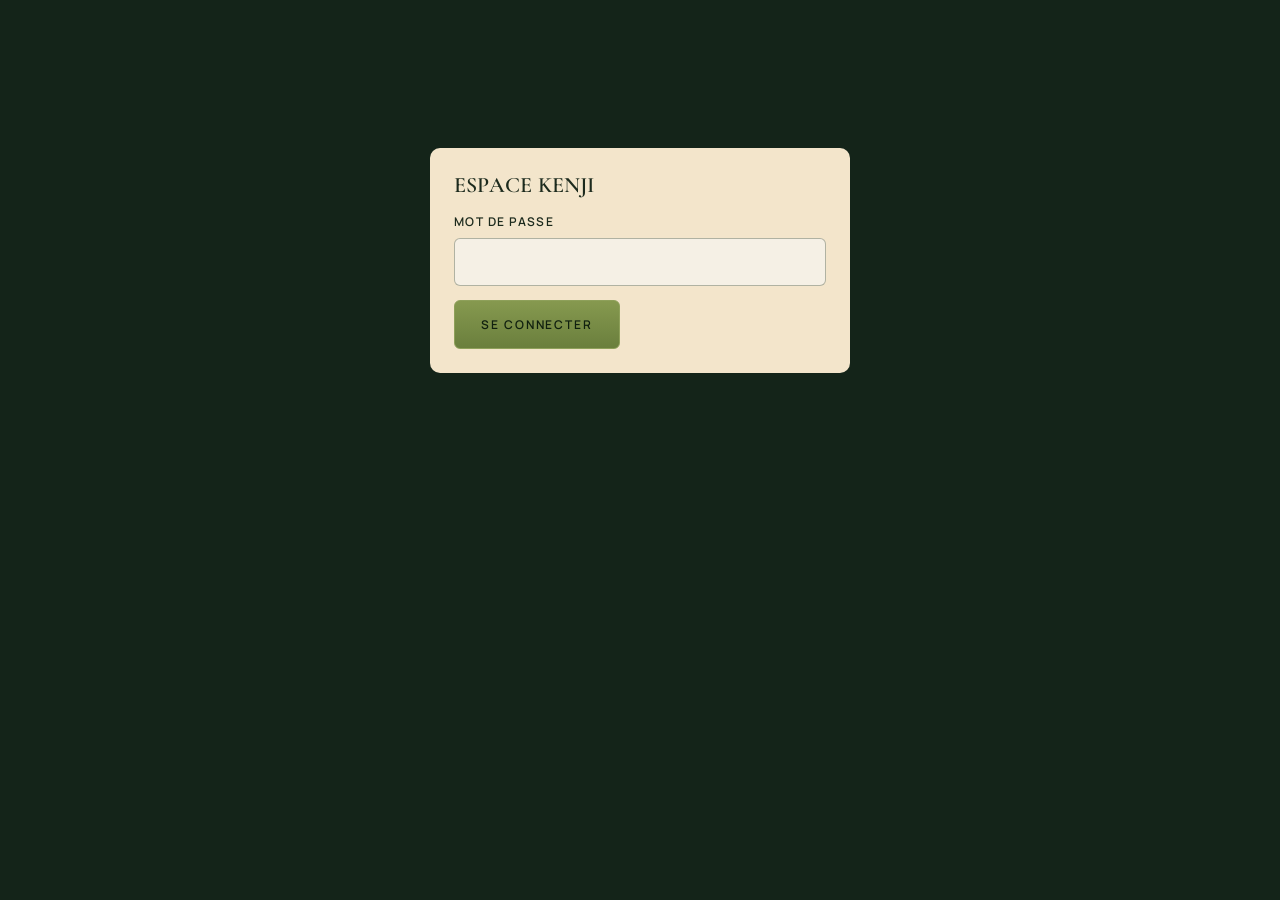
<file: INNE-site/admin.html>
<!DOCTYPE html>
<html lang="fr" translate="no">
<head>
<meta charset="utf-8">
<meta name="viewport" content="width=device-width, initial-scale=1">
<meta name="robots" content="noindex, nofollow">
<title>Espace Kenji — Avis INNÉ</title>
<meta name="theme-color" content="#142419">
<link rel="icon" href="data:image/svg+xml,%3Csvg xmlns='http://www.w3.org/2000/svg' viewBox='0 0 64 64'%3E%3Crect width='64' height='64' rx='10' fill='%23142419'/%3E%3Cpath d='M18 46c0-18 10-28 28-30 0 18-10 30-26 30M18 46l16-16' fill='none' stroke='%23A4AD75' stroke-width='3' stroke-linecap='round'/%3E%3C/svg%3E">
<link rel="stylesheet" href="css/inne.css">
<style>
  body{background:var(--forest)}
  .adm{width:min(980px,100% - 32px);margin:0 auto;padding:40px 0 80px}
  .adm-top{display:flex;align-items:center;justify-content:space-between;gap:16px;flex-wrap:wrap;margin-bottom:28px}
  .adm-top h1{font-size:clamp(28px,4vw,40px);text-transform:uppercase}
  .adm-card{background:var(--cream);color:var(--ink);border-radius:10px;padding:24px;margin-bottom:18px}
  .adm-card h2{font:600 22px var(--serif);text-transform:uppercase;margin:0 0 14px}
  .adm-login{max-width:420px;margin:12vh auto 0}
  .adm input[type=password],.adm input[type=text],.adm input[type=number],.adm textarea{font:400 16px var(--sans);padding:12px 14px;border-radius:var(--r);border:1px solid rgba(48,61,37,.35);background:var(--ivory);color:var(--ink);width:100%}
  .adm textarea{min-height:90px;resize:vertical}
  .adm label{display:grid;gap:6px;font-size:12px;letter-spacing:.12em;text-transform:uppercase;font-weight:600;margin-bottom:14px}
  .tabs{display:flex;gap:8px;flex-wrap:wrap;margin-bottom:18px}
  .tabs button{font:600 12px var(--sans);letter-spacing:.12em;text-transform:uppercase;padding:10px 14px;border-radius:999px;border:1px solid rgba(164,173,117,.5);background:transparent;color:var(--ivory);cursor:pointer}
  .tabs button[aria-pressed=true]{background:var(--sage);color:var(--forest);border-color:var(--sage)}
  .tabs .n{display:inline-block;min-width:20px;margin-left:6px;padding:1px 6px;border-radius:999px;background:rgba(0,0,0,.18);font-size:11px}
  .rv-admin{display:grid;gap:12px}
  .rv-admin .meta{display:flex;justify-content:space-between;gap:12px;flex-wrap:wrap;font-size:13px;opacity:.8;margin-bottom:8px}
  .rv-admin .who{font:600 20px var(--serif)}
  .rv-admin .txt{white-space:pre-wrap;font-size:15px;line-height:1.6;margin:8px 0 14px}
  .rv-admin .stars{color:#b08d43;letter-spacing:2px}
  .pill{font:700 10px var(--sans);letter-spacing:.12em;text-transform:uppercase;padding:5px 9px;border-radius:999px;background:rgba(48,61,37,.12)}
  .pill.pending{background:#f3d98b}.pill.published{background:#cfe0a8}.pill.rejected{background:#e7c3b8}
  .acts{display:flex;gap:8px;flex-wrap:wrap;margin-top:10px}
  .acts .btn{padding:10px 14px;font-size:11px}
  .btn-danger{color:#7a2614;border-color:#7a2614;background:transparent}
  .btn-danger:hover{background:#7a2614;color:#fff}
  table.codes{width:100%;border-collapse:collapse;font-size:14px}
  table.codes td,table.codes th{padding:10px 8px;border-bottom:1px solid rgba(48,61,37,.18);text-align:left}
  table.codes code{font:600 15px ui-monospace,Menlo,Consolas,monospace;letter-spacing:.04em}
  .new-codes{font:600 18px ui-monospace,Menlo,Consolas,monospace;background:var(--ivory);padding:14px;border-radius:var(--r);margin:12px 0;display:grid;gap:6px}
  .row{display:grid;grid-template-columns:2fr 1fr auto;gap:12px;align-items:end}
  @media (max-width:640px){.row{grid-template-columns:1fr}}
  .note{font-size:13px;opacity:.8;line-height:1.5}
  .err{color:#a33a20;font-size:14px;margin-top:8px}
  .ok{color:#3d5a1d;font-size:14px;margin-top:8px}
  .empty{opacity:.75;font-style:italic;padding:8px 0}
  .guide-row{display:grid;grid-template-columns:1fr auto auto;gap:12px;align-items:center;padding:14px 0;border-top:1px solid rgba(48,61,37,.15)}
  .guide-row label.btn{margin:0;display:inline-flex;letter-spacing:.12em;text-transform:uppercase;font-size:11px;cursor:pointer}
  @media (max-width:640px){.guide-row{grid-template-columns:1fr 1fr}.guide-row>div{grid-column:1/-1}}
  .adm .btn-ghost{background:transparent;color:var(--ivory)}
  .adm-card .btn-ink{background:transparent}
</style>
</head>
<body>
<div class="adm">
  <section id="login" class="adm-card adm-login">
    <h2>Espace Kenji</h2>
    <form id="login-form">
      <label>Mot de passe<input type="password" id="pw" autocomplete="current-password" required></label>
      <button class="btn btn-solid" type="submit">Se connecter</button>
      <p class="err" id="login-err" hidden></p>
    </form>
  </section>

  <div id="app" hidden>
    <div class="adm-top">
      <h1>Avis INNÉ</h1>
      <div class="acts"><a class="btn btn-ghost" href="journeys.html" target="_blank" rel="noopener">Voir la page des avis</a><button class="btn btn-ghost" type="button" id="logout">Se déconnecter</button></div>
    </div>

    <div class="tabs" id="tabs" role="group">
      <button type="button" data-status="pending" aria-pressed="true">À valider<span class="n" id="n-pending">0</span></button>
      <button type="button" data-status="published" aria-pressed="false">Publiés<span class="n" id="n-published">0</span></button>
      <button type="button" data-status="rejected" aria-pressed="false">Refusés<span class="n" id="n-rejected">0</span></button>
      <button type="button" data-status="codes" aria-pressed="false">Codes clients</button>
      <button type="button" data-status="guides" aria-pressed="false">Guides</button>
      <button type="button" data-status="settings" aria-pressed="false">Mot de passe</button>
    </div>

    <div id="view-reviews" class="rv-admin"></div>

    <div id="view-codes" hidden>
      <section class="adm-card">
        <h2>Créer un code client</h2>
        <p class="note">Donne un code à chaque client à la fin de son parcours. Il s'en sert une seule fois pour publier son avis sur la page Testimonials.</p>
        <form id="code-form" class="row">
          <label>Pour qui ? (note pour toi)<input type="text" id="code-label" maxlength="80" placeholder="ex. Yohan — Private Experience"></label>
          <label>Combien<input type="number" id="code-count" min="1" max="20" value="1"></label>
          <button class="btn btn-solid" type="submit" style="margin-bottom:14px">Créer</button>
        </form>
        <div id="new-codes"></div>
      </section>
      <section class="adm-card">
        <h2>Tous les codes</h2>
        <div id="codes-list"></div>
      </section>
    </div>

    <div id="view-guides" hidden>
      <section class="adm-card">
        <h2>Guides PDF</h2>
        <p class="note">Les guides sont rangés en privé : personne ne peut les télécharger sans avoir payé. Dépose ici la version finale de chaque guide. Pour la remplacer plus tard, dépose simplement le nouveau fichier.</p>
        <div class="guide-row" data-v="women"><div><b>Guide Femme</b><div class="note gs"></div></div><label class="btn btn-solid">Déposer le PDF<input type="file" accept="application/pdf" hidden></label><button type="button" class="btn btn-ink gdl">Télécharger</button></div>
        <div class="guide-row" data-v="men"><div><b>Guide Homme</b><div class="note gs"></div></div><label class="btn btn-solid">Déposer le PDF<input type="file" accept="application/pdf" hidden></label><button type="button" class="btn btn-ink gdl">Télécharger</button></div>
        <p id="g-msg" hidden></p>
      </section>
    </div>

    <div id="view-settings" hidden>
      <section class="adm-card">
        <h2>Changer le mot de passe</h2>
        <form id="pw-form">
          <label>Nouveau mot de passe (10 caractères minimum)<input type="password" id="pw-new" minlength="10" autocomplete="new-password" required></label>
          <label>Confirmer<input type="password" id="pw-new2" minlength="10" autocomplete="new-password" required></label>
          <button class="btn btn-solid" type="submit">Enregistrer</button>
          <p id="pw-msg" hidden></p>
        </form>
      </section>
    </div>
  </div>
</div>

<script>
(function () {
  "use strict";
  var KEY = "inne_admin";
  var pw = "";
  try { pw = sessionStorage.getItem(KEY) || ""; } catch (e) {}
  var $ = function (id) { return document.getElementById(id); };
  var OFFERS = { guide: "The Guide", program: "The Program", "private": "The Private Experience" };
  var current = "pending";

  function api(path, opts) {
    opts = opts || {};
    opts.headers = Object.assign({ authorization: "Bearer " + pw, "content-type": "application/json" }, opts.headers || {});
    return fetch(path, opts).then(function (r) {
      return r.json().catch(function () { return {}; }).then(function (j) {
        if (r.status === 401 || r.status === 429) { logout(r.status === 429 ? "Trop d'essais. Réessaie dans 15 minutes." : "Mot de passe incorrect."); throw new Error("auth"); }
        if (!r.ok) throw new Error(j.error || r.status);
        return j;
      });
    });
  }
  function el(tag, cls, text) { var e = document.createElement(tag); if (cls) e.className = cls; if (text != null) e.textContent = text; return e; }
  function fmt(iso) { try { return new Date(iso).toLocaleString("fr-FR", { dateStyle: "medium", timeStyle: "short" }); } catch (e) { return iso || ""; } }
  function btn(label, cls, fn) { var b = el("button", "btn " + cls, label); b.type = "button"; b.addEventListener("click", fn); return b; }

  function logout(msg) {
    pw = ""; try { sessionStorage.removeItem(KEY); } catch (e) {}
    $("app").hidden = true; $("login").hidden = false;
    var er = $("login-err"); er.hidden = !msg; er.textContent = msg || "";
  }
  function start() {
    $("login").hidden = true; $("app").hidden = false;
    show(current);
  }

  $("login-form").addEventListener("submit", function (e) {
    e.preventDefault();
    pw = $("pw").value;
    api("/api/admin/login", { method: "POST", body: "{}" }).then(function () {
      try { sessionStorage.setItem(KEY, pw); } catch (e) {}
      $("pw").value = ""; start();
    }).catch(function (err) { if (err.message !== "auth") logout("Impossible de joindre le serveur."); });
  });
  $("logout").addEventListener("click", function () { logout(""); });

  Array.prototype.forEach.call(document.querySelectorAll("#tabs button"), function (b) {
    b.addEventListener("click", function () { show(b.getAttribute("data-status")); });
  });

  function show(view) {
    current = view;
    Array.prototype.forEach.call(document.querySelectorAll("#tabs button"), function (b) { b.setAttribute("aria-pressed", b.getAttribute("data-status") === view ? "true" : "false"); });
    $("view-reviews").hidden = view === "codes" || view === "settings" || view === "guides";
    $("view-guides").hidden = view !== "guides";
    $("view-codes").hidden = view !== "codes";
    $("view-settings").hidden = view !== "settings";
    if (view === "codes") loadCodes();
    else if (view === "guides") loadGuides();
    else if (view !== "settings") loadReviews(view);
    else refreshCounts();
  }
  function setCounts(c) { ["pending", "published", "rejected"].forEach(function (s) { $("n-" + s).textContent = c[s] || 0; }); }
  function refreshCounts() { api("/api/admin/reviews?status=pending").then(function (d) { setCounts(d.counts || {}); }).catch(function () {}); }

  function loadReviews(status) {
    var box = $("view-reviews"); box.textContent = "";
    box.appendChild(el("p", "empty", "Chargement…"));
    api("/api/admin/reviews?status=" + status).then(function (d) {
      setCounts(d.counts || {});
      box.textContent = "";
      if (!d.reviews.length) { box.appendChild(el("p", "empty", status === "pending" ? "Aucun avis en attente." : "Rien ici pour le moment.")); return; }
      d.reviews.forEach(function (r) { box.appendChild(card(r)); });
    }).catch(function (e) { if (e.message !== "auth") { box.textContent = ""; box.appendChild(el("p", "err", "Erreur de chargement.")); } });
  }

  function act(id, payload) {
    return api("/api/admin/reviews/" + id, { method: "POST", body: JSON.stringify(payload) }).then(function () { loadReviews(current); });
  }

  function card(r) {
    var c = el("article", "adm-card");
    var meta = el("div", "meta");
    var left = el("div");
    left.appendChild(el("div", "who", r.name));
    left.appendChild(el("div", "", (OFFERS[r.offer] || r.offer) + " · langue " + (r.lang || "en").toUpperCase() + " · code " + (r.code || "—")));
    var right = el("div");
    right.appendChild(el("span", "pill " + r.status, r.status === "pending" ? "À valider" : r.status === "published" ? "Publié" : "Refusé"));
    right.appendChild(el("div", "", "Reçu le " + fmt(r.created_at)));
    meta.appendChild(left); meta.appendChild(right);
    c.appendChild(meta);
    c.appendChild(el("div", "stars", "★★★★★".slice(0, r.rating) + "☆☆☆☆☆".slice(0, 5 - r.rating)));
    c.appendChild(el("p", "txt", r.body));

    var lab = el("label", "", "Ta réponse (publiée sous l'avis, signée Kenji)");
    var ta = el("textarea"); ta.value = r.reply || ""; ta.maxLength = 2000;
    lab.appendChild(ta); c.appendChild(lab);

    var acts = el("div", "acts");
    acts.appendChild(btn(r.reply ? "Mettre à jour la réponse" : "Enregistrer la réponse", "btn-ink", function () { act(r.id, { action: "reply", reply: ta.value }); }));
    if (r.status !== "published") acts.appendChild(btn("Publier", "btn-solid", function () {
      var p = ta.value.trim() && ta.value !== (r.reply || "") ? act(r.id, { action: "reply", reply: ta.value }) : Promise.resolve();
      p.then(function () { return act(r.id, { action: "publish" }); });
    }));
    if (r.status !== "rejected") acts.appendChild(btn(r.status === "published" ? "Retirer du site" : "Refuser", "btn-ink", function () { act(r.id, { action: "reject" }); }));
    acts.appendChild(btn("Supprimer définitivement", "btn-danger", function () {
      if (window.confirm && !window.confirm("Supprimer définitivement cet avis ?")) return;
      act(r.id, { action: "delete" });
    }));
    c.appendChild(acts);
    if (r.status === "pending") c.appendChild(el("p", "note", "Rappel : tu peux refuser un avis injurieux, hors sujet, faux ou qui révèle des données personnelles, mais pas un avis simplement négatif. Mieux vaut y répondre."));
    return c;
  }

  /* ---------- codes ---------- */
  $("code-form").addEventListener("submit", function (e) {
    e.preventDefault();
    api("/api/admin/codes", { method: "POST", body: JSON.stringify({ label: $("code-label").value, count: Number($("code-count").value) || 1 }) })
      .then(function (d) {
        var box = $("new-codes"); box.textContent = "";
        box.appendChild(el("p", "ok", "Code(s) créé(s) — copie-le et envoie-le à ton client :"));
        var list = el("div", "new-codes");
        d.codes.forEach(function (c) { list.appendChild(el("div", "", c)); });
        box.appendChild(list);
        $("code-label").value = ""; $("code-count").value = 1;
        loadCodes();
      }).catch(function () {});
  });
  function loadCodes() {
    var box = $("codes-list"); box.textContent = "";
    api("/api/admin/codes").then(function (d) {
      if (!d.codes.length) { box.appendChild(el("p", "empty", "Aucun code pour le moment.")); return; }
      var tb = el("table", "codes"), head = el("tr");
      ["Code", "Pour", "Créé le", "État", ""].forEach(function (h) { head.appendChild(el("th", "", h)); });
      tb.appendChild(head);
      d.codes.forEach(function (c) {
        var tr = el("tr");
        var td = el("td"); td.appendChild(el("code", "", c.code)); tr.appendChild(td);
        tr.appendChild(el("td", "", c.label || "—"));
        tr.appendChild(el("td", "", fmt(c.created_at)));
        tr.appendChild(el("td", "", c.used_at ? "Utilisé le " + fmt(c.used_at) : "Disponible"));
        var tdx = el("td");
        if (!c.used_at) tdx.appendChild(btn("Supprimer", "btn-danger", function () {
          api("/api/admin/codes/delete", { method: "POST", body: JSON.stringify({ code: c.code }) }).then(loadCodes);
        }));
        tr.appendChild(tdx);
        tb.appendChild(tr);
      });
      box.appendChild(tb);
    }).catch(function () {});
  }

  /* ---------- guides ---------- */
  function mb(n) { return (n / 1048576).toFixed(1).replace(".", ",") + " Mo"; }
  function loadGuides() {
    api("/api/admin/guides").then(function (d) {
      Array.prototype.forEach.call(document.querySelectorAll(".guide-row"), function (row) {
        var g = d[row.getAttribute("data-v")], st = row.querySelector(".gs");
        st.textContent = g ? "En ligne — " + (g.name || "PDF") + " · " + mb(g.size) + " · " + fmt(g.uploaded) : "Pas encore déposé";
        row.querySelector(".gdl").hidden = !g;
      });
    }).catch(function () {});
  }
  Array.prototype.forEach.call(document.querySelectorAll(".guide-row"), function (row) {
    var v = row.getAttribute("data-v"), input = row.querySelector("input[type=file]"), m = $("g-msg");
    input.addEventListener("change", function () {
      var f = input.files[0]; if (!f) return;
      m.hidden = false; m.className = "note"; m.textContent = "Envoi de " + f.name + " (" + mb(f.size) + ")…";
      fetch("/api/admin/guides/" + v, { method: "PUT", headers: { authorization: "Bearer " + pw, "content-type": "application/pdf", "x-file-name": encodeURIComponent(f.name) }, body: f })
        .then(function (r) { return r.json().then(function (j) { return { ok: r.ok, j: j }; }); })
        .then(function (res) {
          if (res.ok) { m.className = "ok"; m.textContent = "Guide " + (v === "women" ? "Femme" : "Homme") + " enregistré."; loadGuides(); }
          else { m.className = "err"; m.textContent = res.j.error === "not_pdf" ? "Ce fichier n'est pas un PDF." : res.j.error === "size" ? "Fichier trop lourd (60 Mo maximum)." : "Erreur, réessaie."; }
        }).catch(function () { m.className = "err"; m.textContent = "Erreur réseau, réessaie."; })
        .then(function () { input.value = ""; });
    });
    row.querySelector(".gdl").addEventListener("click", function () {
      fetch("/api/admin/guides/" + v, { headers: { authorization: "Bearer " + pw } }).then(function (r) { return r.blob(); }).then(function (b) {
        var a = document.createElement("a"); a.href = URL.createObjectURL(b); a.download = "INNE-guide-" + v + ".pdf"; document.body.appendChild(a); a.click(); a.remove();
      });
    });
  });

  /* ---------- password ---------- */
  $("pw-form").addEventListener("submit", function (e) {
    e.preventDefault();
    var a = $("pw-new").value, b = $("pw-new2").value, m = $("pw-msg");
    m.hidden = false;
    if (a.length < 10) { m.className = "err"; m.textContent = "10 caractères minimum."; return; }
    if (a !== b) { m.className = "err"; m.textContent = "Les deux mots de passe ne correspondent pas."; return; }
    api("/api/admin/password", { method: "POST", body: JSON.stringify({ password: a }) }).then(function () {
      pw = a; try { sessionStorage.setItem(KEY, pw); } catch (e) {}
      m.className = "ok"; m.textContent = "Mot de passe changé.";
      $("pw-new").value = ""; $("pw-new2").value = "";
    }).catch(function () { m.className = "err"; m.textContent = "Erreur, réessaie."; });
  });

  if (pw) {
    api("/api/admin/login", { method: "POST", body: "{}" }).then(start).catch(function () {});
  }
})();
</script>
</body>
</html>
</file>
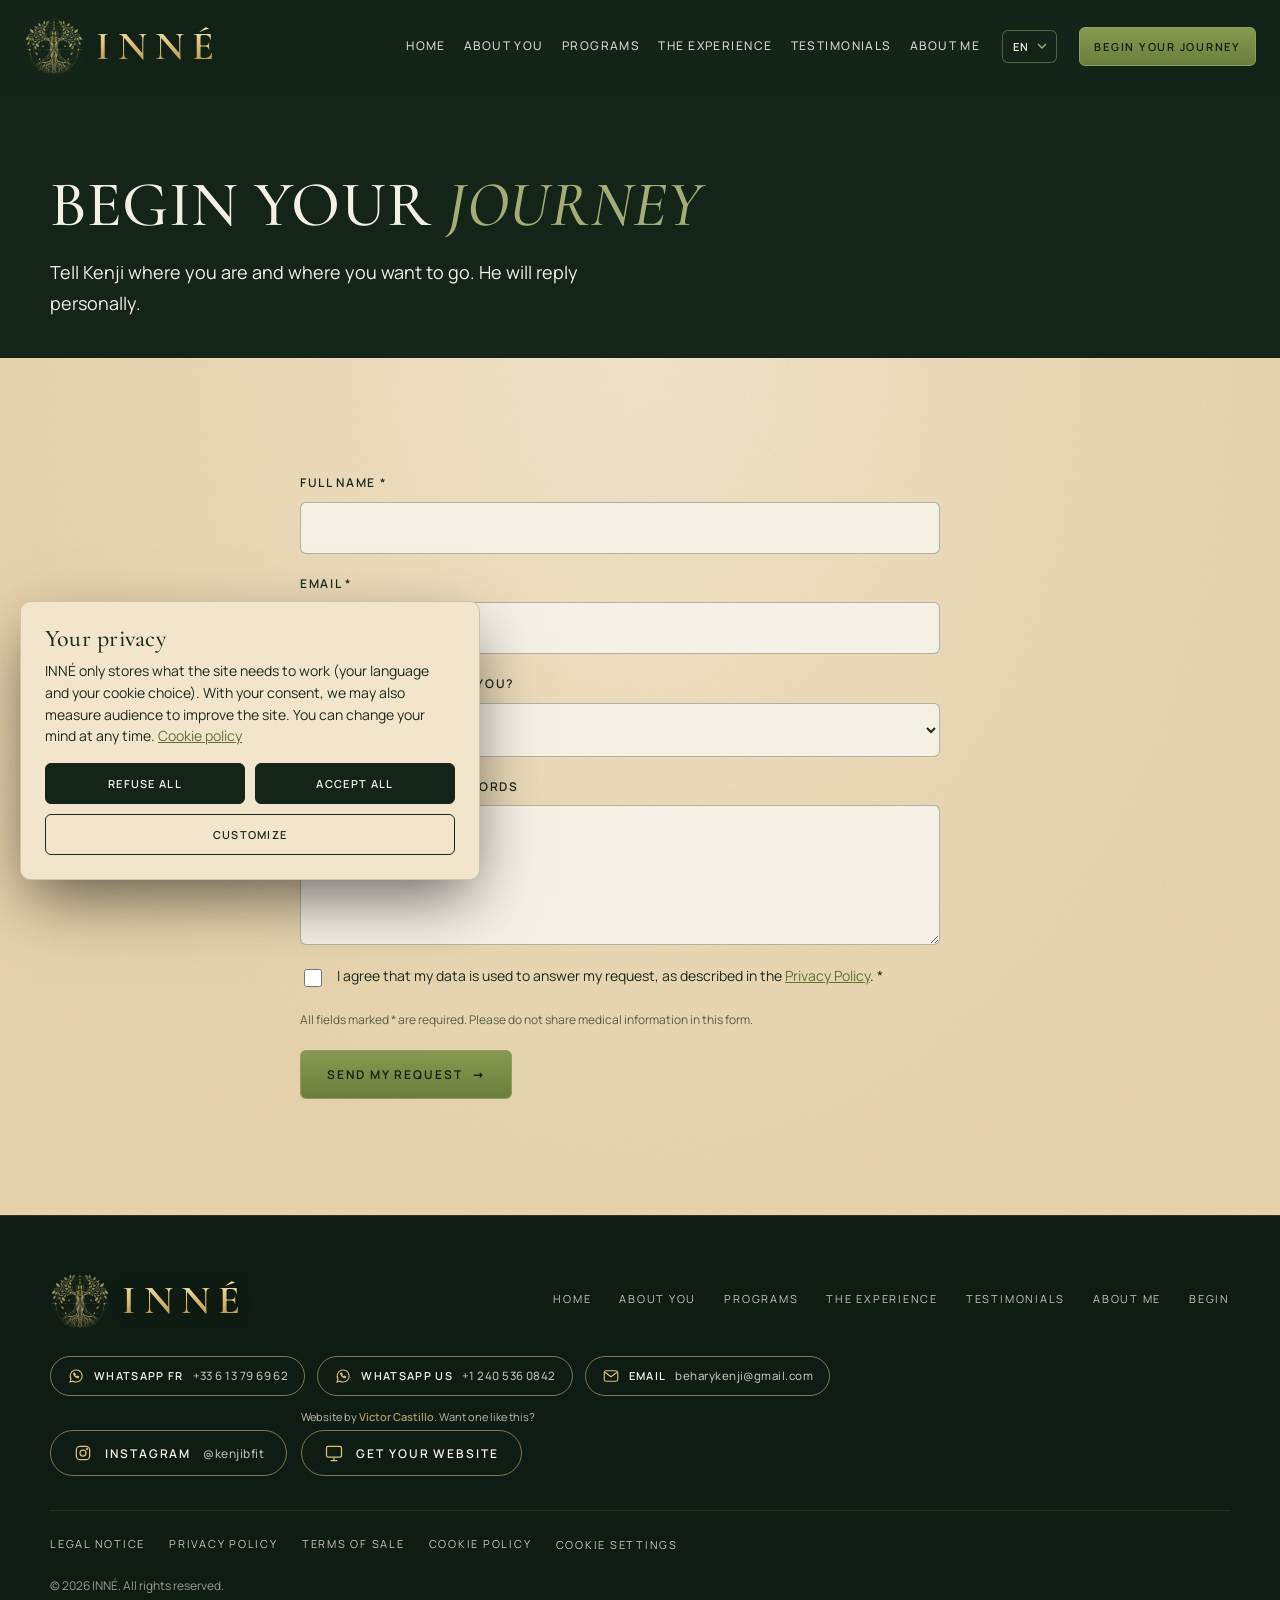
<file: INNE-site/begin.html>
<!DOCTYPE html>
<html lang="en" translate="no" data-title="nav.cta">
<head>
<meta charset="utf-8">
<meta name="viewport" content="width=device-width, initial-scale=1">
<title>Begin Your Journey — INNÉ</title>
<meta name="description" content="Begin your INNÉ journey: tell Kenji where you are and where you want to go.">
<meta property="og:title" content="Begin Your Journey — INNÉ">
<meta property="og:description" content="Begin your INNÉ journey: tell Kenji where you are and where you want to go.">
<meta property="og:type" content="website">
<meta name="theme-color" content="#142419">
<meta name="google" content="notranslate">
<link rel="icon" href="data:image/svg+xml,%3Csvg xmlns='http://www.w3.org/2000/svg' viewBox='0 0 64 64'%3E%3Crect width='64' height='64' rx='10' fill='%23142419'/%3E%3Cpath d='M18 46c0-18 10-28 28-30 0 18-10 30-26 30M18 46l16-16' fill='none' stroke='%23A4AD75' stroke-width='3' stroke-linecap='round'/%3E%3C/svg%3E">
<link rel="stylesheet" href="css/inne.css">
<script>document.documentElement.classList.add("js")</script>
</head>
<body>
<a class="skip" href="#main" data-i18n="skip">Skip to content</a>
<header class="site-header">
  <div class="wrap">
    <a class="logo" href="index.html" aria-label="INNÉ — The Wisdom Within"><img src="img/emblem-sm.png" alt="" width="60" height="56"><span><b>INNÉ</b><small>The Wisdom Within</small></span></a>
    <nav class="nav" id="nav" aria-label="Main"><a href="index.html" data-i18n="nav.home">Home</a><a href="about-you.html" data-i18n="nav.aboutyou">About you</a><a href="programs.html" data-i18n="nav.programs">Programs</a><a href="experience.html" data-i18n="nav.experience">The Experience</a><a href="journeys.html" data-i18n="nav.journeys">Testimonials</a><a href="about.html" data-i18n="nav.aboutme">About me</a><a class="nav-only" href="begin.html" data-i18n="nav.cta">Begin Your Journey</a></nav>
    <select class="lang" id="lang" aria-label="Language" data-i18n-aria="lang.label"><option value="en" label="EN">EN</option><option value="es" label="ES">ES</option><option value="fr" label="FR">FR</option><option value="sv" label="SV">SV</option><option value="de" label="DE">DE</option><option value="it" label="IT">IT</option></select>
    <a class="btn btn-solid btn-sm" href="begin.html" data-i18n="nav.cta">Begin Your Journey</a>
    <button class="burger" type="button" aria-controls="nav" aria-expanded="false" aria-label="Menu" data-i18n-aria="nav.menu"><span></span><span></span></button>
  </div>
</header>
<main id="main"><section class="page-hero plain"><div class="wrap"><h1 class="reveal" data-i18n="bg.h1">Begin your <em>journey</em></h1><p class="reveal d1" data-i18n="bg.sub">Tell Kenji where you are and where you want to go. He will reply personally.</p></div></section>
<section class="section sand"><div class="wrap begin-solo">
  <div>
    <form class="form reveal" data-form="contact">
      <label><span><span data-i18n="fm.name">Full name</span> *</span><input type="text" name="name" required autocomplete="name"></label>
      <label><span><span data-i18n="fm.email">Email</span> *</span><input type="email" name="email" required autocomplete="email"></label>
      <label><span data-i18n="fm.path">Which path interests you?</span>
        <select name="path" id="f-path">
          <option value="unsure" data-i18n="fm.opt0">I'm not sure yet</option>
          <option value="foundation" data-i18n="f.name">The Foundation</option>
          <option value="reconnection" data-i18n="r.name">The Reconnection</option>
          <option value="private" data-i18n="x.name">The Private Experience</option>
        </select></label>
      <label><span data-i18n="fm.msg">Your goals, in a few words</span><textarea name="message"></textarea></label>
      <label class="check"><input type="checkbox" name="consent" required><span><span data-i18n="fm.consent">I agree that my data is used to answer my request, as described in the <a href="privacy.html">Privacy Policy</a>.</span> *</span></label>
      <p class="req" data-i18n="fm.req">All fields marked * are required. Please do not share medical information in this form.</p>
      <div><button class="btn btn-solid" type="submit"><span data-i18n="fm.send">Send my request</span> <span class="arr" aria-hidden="true">→</span></button></div>
    </form>
    <p class="form-msg" role="status" hidden></p>
  </div>
</div></section>
</main>
<footer class="site-footer">
  <div class="wrap">
    <div class="foot-top">
      <a class="logo" href="index.html" aria-label="INNÉ — The Wisdom Within"><img src="img/emblem-sm.png" alt="" width="60" height="56"><span><b>INNÉ</b><small>The Wisdom Within</small></span></a>
      <nav class="foot-nav" aria-label="Footer"><a href="index.html" data-i18n="nav.home">Home</a><a href="about-you.html" data-i18n="nav.aboutyou">About you</a><a href="programs.html" data-i18n="nav.programs">Programs</a><a href="experience.html" data-i18n="nav.experience">The Experience</a><a href="journeys.html" data-i18n="nav.journeys">Testimonials</a><a href="about.html" data-i18n="nav.aboutme">About me</a><a href="begin.html" data-i18n="nav.begin">Begin</a></nav>
      <div class="foot-contact"><div class="contact-row"><a class="social-btn" href="https://wa.me/33613796962" target="_blank" rel="noopener"><svg viewBox="0 0 24 24" aria-hidden="true"><path d="M4 20l1.3-4A8 8 0 1112 20a8 8 0 01-4-1.1z"/><path d="M9 9.2c.3 1.7 2.1 3.6 3.8 4l1.1-1 1.6.8-.3 1.3c-2.5.5-6.2-3-6.4-5.6l1.3-.4.8 1.6z"/></svg><span data-i18n="ct.wafr">WhatsApp FR</span><small>+33 6 13 79 69 62</small></a><a class="social-btn" href="https://wa.me/12405360842" target="_blank" rel="noopener"><svg viewBox="0 0 24 24" aria-hidden="true"><path d="M4 20l1.3-4A8 8 0 1112 20a8 8 0 01-4-1.1z"/><path d="M9 9.2c.3 1.7 2.1 3.6 3.8 4l1.1-1 1.6.8-.3 1.3c-2.5.5-6.2-3-6.4-5.6l1.3-.4.8 1.6z"/></svg><span data-i18n="ct.waus">WhatsApp US</span><small>+1 240 536 0842</small></a><a class="social-btn" href="mailto:beharykenji@gmail.com"><svg viewBox="0 0 24 24" aria-hidden="true"><rect x="3" y="5" width="18" height="14" rx="2.5"/><path d="M4 7l8 6 8-6"/></svg><span data-i18n="ct.mail">Email</span><small>beharykenji@gmail.com</small></a></div><div class="social"><a class="social-btn" data-social="instagram" href="#" hidden target="_blank" rel="noopener"><svg viewBox="0 0 24 24" aria-hidden="true"><rect x="4" y="4" width="16" height="16" rx="4.5"/><circle cx="12" cy="12" r="3.6"/><circle cx="16.7" cy="7.3" r=".6"/></svg><span>Instagram</span><small data-social-handle></small></a><a class="social-btn" data-social="youtube" href="#" hidden target="_blank" rel="noopener"><svg viewBox="0 0 24 24" aria-hidden="true"><rect x="3" y="6" width="18" height="12" rx="3.5"/><path d="M10.5 9.5l4 2.5-4 2.5z"/></svg><span>YouTube</span><small data-social-handle></small></a><div class="foot-credit" data-i18n="ft.credit"><span class="fc-text">Website by <b>Victor Castillo</b>. Want one like this?</span><a class="social-btn" href="https://sportifhybride.com/creation-site" target="_blank" rel="noopener"><svg viewBox="0 0 24 24" aria-hidden="true"><rect x="3" y="4" width="18" height="13" rx="2"/><path d="M8 21h8M12 17v4"/></svg><span>Get your website</span></a></div></div></div>
    </div>
    <div class="foot-legal">
      <a href="legal.html" data-i18n="ft.legal">Legal notice</a>
      <a href="privacy.html" data-i18n="ft.privacy">Privacy policy</a>
      <a href="terms.html" data-i18n="ft.terms">Terms of sale</a>
      <a href="cookies.html" data-i18n="ft.cookies">Cookie policy</a>
      <button type="button" data-cookie-open data-i18n="ft.manage">Cookie settings</button>
    </div>
    <p class="foot-note">© 2026 INNÉ. <span data-i18n="ft.rights">All rights reserved.</span></p>
  </div>
</footer>
<div class="cookie" id="cookie" role="dialog" aria-labelledby="ck-title" tabindex="-1" hidden>
  <h2 id="ck-title" data-i18n="ck.title">Your privacy</h2>
  <p style="margin:0"><span data-i18n="ck.text">INNÉ only stores what the site needs to work (your language and your cookie choice). With your consent, we may also measure audience to improve the site. You can change your mind at any time.</span> <a href="cookies.html" data-i18n="ft.cookies">Cookie policy</a></p>
  <div class="cookie-opts" id="cookie-opts" hidden>
    <label><input type="checkbox" checked disabled><span><b data-i18n="ck.ess">Essential</b><span data-i18n="ck.essd">Required for the site to work. Always active.</span></span></label>
    <label><input type="checkbox" id="ck-analytics"><span><b data-i18n="ck.an">Audience measurement</b><span data-i18n="ck.and">Helps us understand how the site is used. No such tool is active at the moment.</span></span></label>
  </div>
  <div class="cookie-actions">
    <button type="button" class="btn btn-eq" id="ck-refuse" data-i18n="ck.refuse">Refuse all</button>
    <button type="button" class="btn btn-eq" id="ck-accept" data-i18n="ck.accept">Accept all</button>
    <button type="button" class="btn btn-ink wide" id="ck-custom" data-i18n="ck.custom">Customize</button>
    <button type="button" class="btn btn-ink wide" id="ck-save" hidden data-i18n="ck.save">Save my choices</button>
  </div>
</div>
<script src="js/settings.js"></script>
<script src="js/texts.js"></script>
<script src="js/site.js"></script>
</body>
</html>
</file>
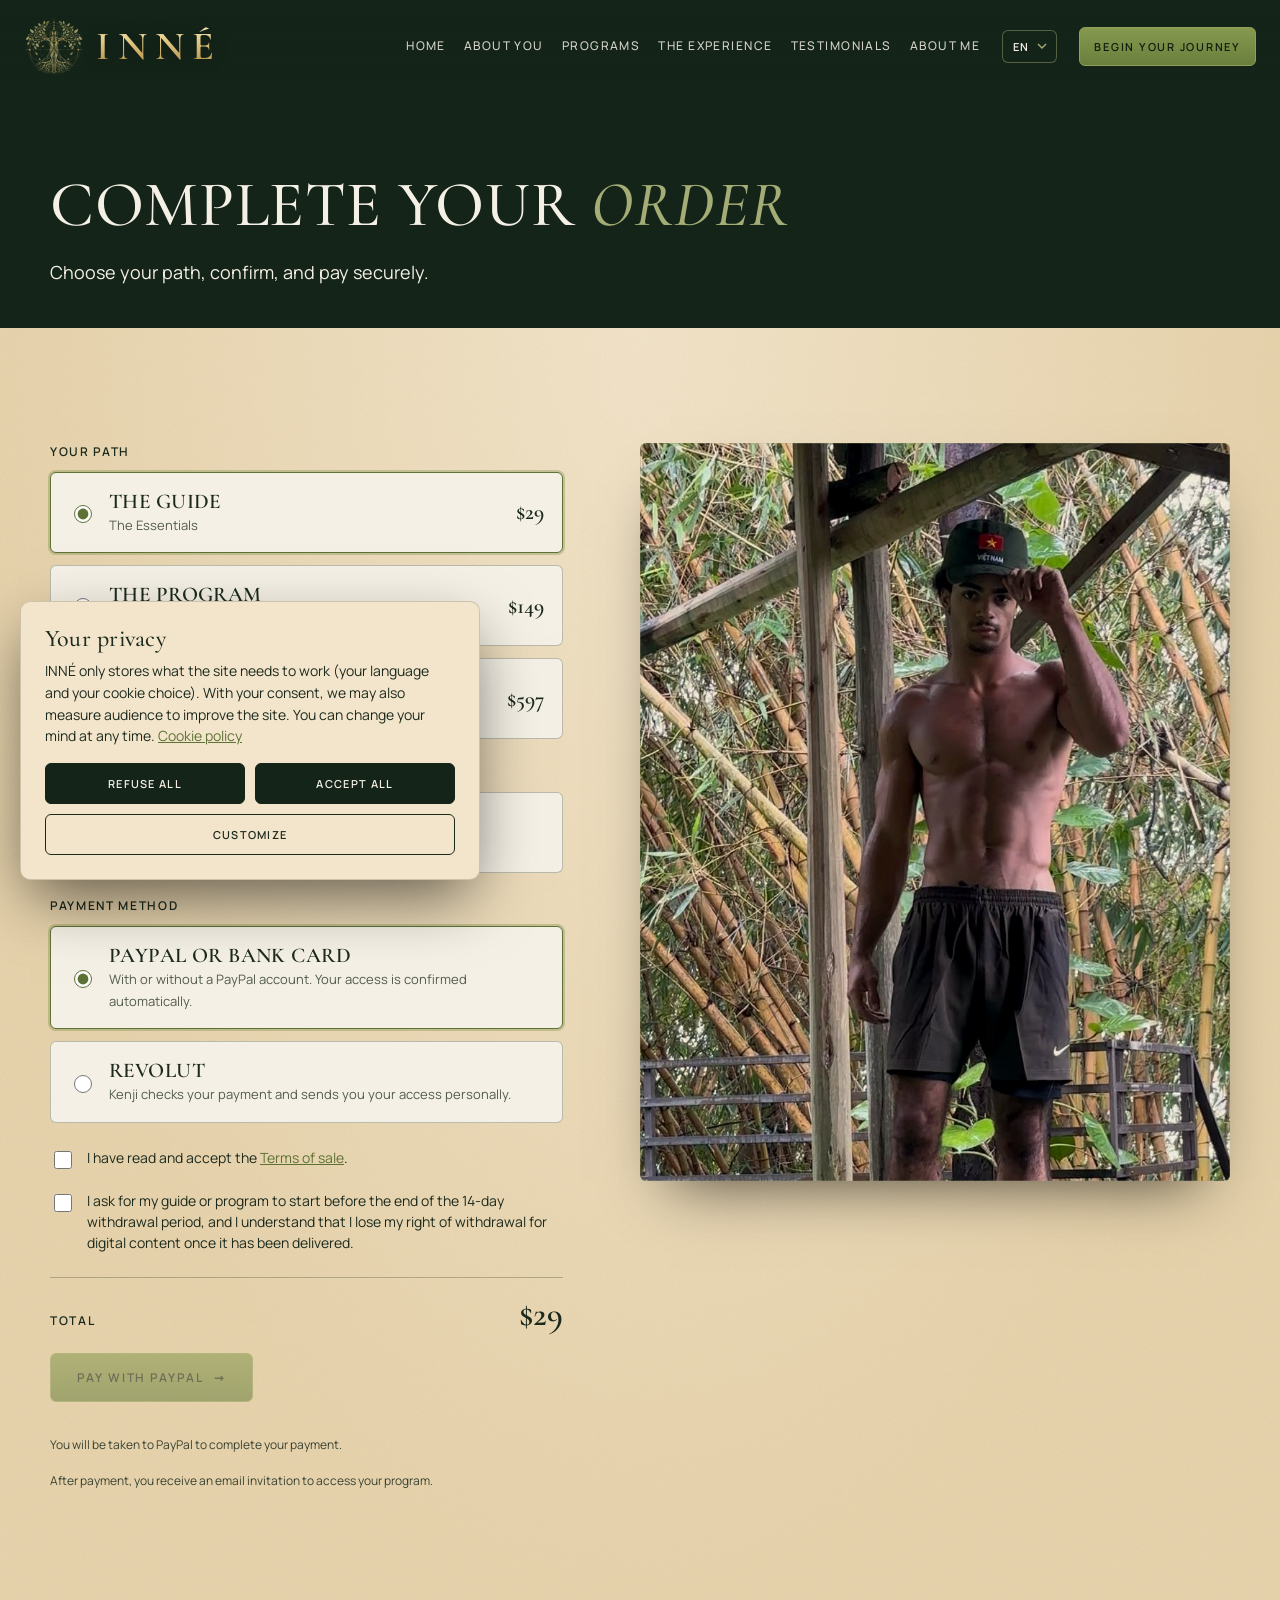
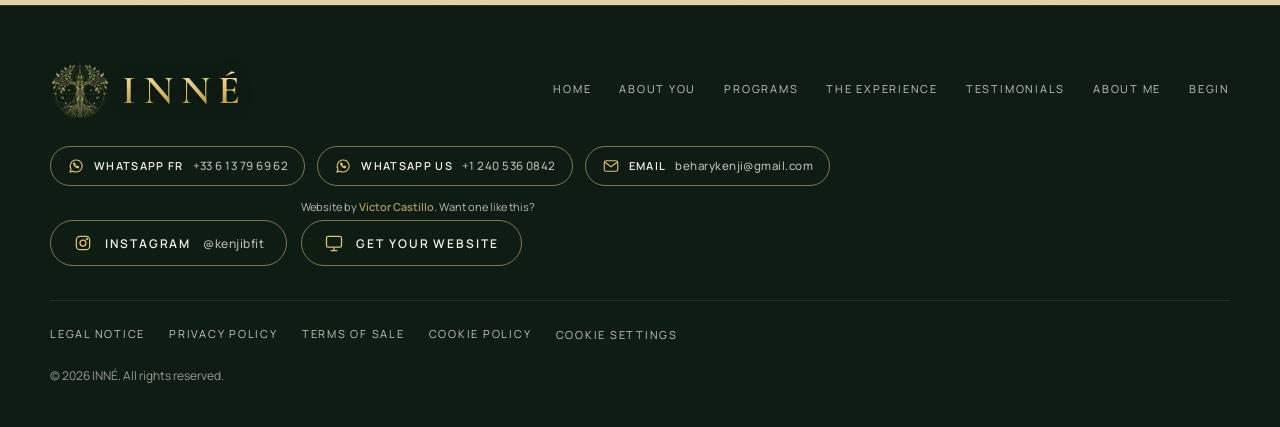
<file: INNE-site/checkout.html>
<!DOCTYPE html>
<html lang="en" translate="no" data-title="co.title">
<head>
<meta charset="utf-8">
<meta name="viewport" content="width=device-width, initial-scale=1">
<title>Checkout — INNÉ</title>
<meta name="description" content="Order your INNÉ program and pay securely with PayPal.">
<meta property="og:title" content="Checkout — INNÉ">
<meta property="og:description" content="Order your INNÉ program and pay securely with PayPal.">
<meta property="og:type" content="website">
<meta name="theme-color" content="#142419">
<meta name="google" content="notranslate">
<link rel="icon" href="data:image/svg+xml,%3Csvg xmlns='http://www.w3.org/2000/svg' viewBox='0 0 64 64'%3E%3Crect width='64' height='64' rx='10' fill='%23142419'/%3E%3Cpath d='M18 46c0-18 10-28 28-30 0 18-10 30-26 30M18 46l16-16' fill='none' stroke='%23A4AD75' stroke-width='3' stroke-linecap='round'/%3E%3C/svg%3E">
<link rel="stylesheet" href="css/inne.css">
<script>document.documentElement.classList.add("js")</script>
</head>
<body>
<a class="skip" href="#main" data-i18n="skip">Skip to content</a>
<header class="site-header">
  <div class="wrap">
    <a class="logo" href="index.html" aria-label="INNÉ — The Wisdom Within"><img src="img/emblem-sm.png" alt="" width="60" height="56"><span><b>INNÉ</b><small>The Wisdom Within</small></span></a>
    <nav class="nav" id="nav" aria-label="Main"><a href="index.html" data-i18n="nav.home">Home</a><a href="about-you.html" data-i18n="nav.aboutyou">About you</a><a href="programs.html" data-i18n="nav.programs">Programs</a><a href="experience.html" data-i18n="nav.experience">The Experience</a><a href="journeys.html" data-i18n="nav.journeys">Testimonials</a><a href="about.html" data-i18n="nav.aboutme">About me</a><a class="nav-only" href="begin.html" data-i18n="nav.cta">Begin Your Journey</a></nav>
    <select class="lang" id="lang" aria-label="Language" data-i18n-aria="lang.label"><option value="en" label="EN">EN</option><option value="es" label="ES">ES</option><option value="fr" label="FR">FR</option><option value="sv" label="SV">SV</option><option value="de" label="DE">DE</option><option value="it" label="IT">IT</option></select>
    <a class="btn btn-solid btn-sm" href="begin.html" data-i18n="nav.cta">Begin Your Journey</a>
    <button class="burger" type="button" aria-controls="nav" aria-expanded="false" aria-label="Menu" data-i18n-aria="nav.menu"><span></span><span></span></button>
  </div>
</header>
<main id="main"><section class="page-hero plain"><div class="wrap"><h1 class="reveal" data-i18n="co.h1">Complete your <em>order</em></h1><p class="reveal d1" data-i18n="co.sub">Choose your path, confirm, and pay securely.</p></div></section>
<section class="section sand"><div class="wrap split" style="align-items:start">
  <div class="checkout reveal" id="checkout">
    <fieldset><legend data-i18n="co.choose">Your path</legend>
      <label class="option"><input type="radio" name="path" value="foundation"><span class="option-body"><b data-i18n="f.name">The Guide</b><small data-i18n="f.kind">The Essentials</small></span><span class="option-price" data-i18n="price.f">$29</span></label><label class="option"><input type="radio" name="path" value="reconnection"><span class="option-body"><b data-i18n="r.name">The Program</b><small data-i18n="r.kind">The System</small></span><span class="option-price" data-i18n="price.r">$149</span></label><label class="option"><input type="radio" name="path" value="private"><span class="option-body"><b data-i18n="x.name">The Private Experience</b><small data-i18n="x.kind">Your personalized transformation</small></span><span class="option-price" data-i18n="price.x">$597</span></label>
    </fieldset>
    <fieldset id="co-version" hidden><legend data-i18n="co.version">Guide version</legend>
      <div class="option-pair"><label class="option"><input type="radio" name="version" value="women"><span class="option-body"><b data-i18n="co.women">Women</b><small data-i18n="co.wpages">≈ 30 pages</small></span></label><label class="option"><input type="radio" name="version" value="men"><span class="option-body"><b data-i18n="co.men">Men</b><small data-i18n="co.mpages">≈ 50 pages</small></span></label></div>
    </fieldset>
    <fieldset id="co-plan" hidden><legend data-i18n="co.plan">Payment</legend>
      <div class="option-pair"><label class="option"><input type="radio" name="plan" value="1" checked><span class="option-body"><b data-i18n="co.plan1">Pay in full</b></span></label><label class="option"><input type="radio" name="plan" value="3"><span class="option-body"><b data-i18n="co.plan3">Pay in 3 instalments</b><small><span data-i18n="co.plan3_d">Interest-free, no fees: 3 monthly payments of</span> <span id="co-inst"></span></small></span></label></div>
    </fieldset>
    <fieldset id="co-method"><legend data-i18n="co.method">Payment method</legend>
      <label class="option"><input type="radio" name="method" value="paypal" checked><span class="option-body"><b data-i18n="co.m_pp">PayPal or bank card</b><small data-i18n="co.m_pp_d">With or without a PayPal account. Your access is confirmed automatically.</small></span></label>
      <label class="option" data-method="wise" hidden><input type="radio" name="method" value="wise"><span class="option-body"><b data-i18n="co.m_wise">Wise</b><small data-i18n="co.m_manual_d">Kenji checks your payment and sends you your access personally.</small></span></label>
      <label class="option" data-method="revolut" hidden><input type="radio" name="method" value="revolut"><span class="option-body"><b data-i18n="co.m_rev">Revolut</b><small data-i18n="co.m_manual_d">Kenji checks your payment and sends you your access personally.</small></span></label>
    </fieldset>
    <label class="check"><input type="checkbox" id="co-terms"><span data-i18n="co.terms">I have read and accept the <a href="terms.html">Terms of sale</a>.</span></label>
    <label class="check"><input type="checkbox" id="co-waive"><span data-i18n="co.waive">I ask for my guide or program to start before the end of the 14-day withdrawal period, and I understand that I lose my right of withdrawal for digital content once it has been delivered.</span></label>
    <p class="total"><span data-i18n="co.total">Total</span><strong id="co-total"></strong></p>
    <p><a class="btn btn-solid" id="co-pay" href="#" target="_blank" rel="noopener" aria-disabled="true"><span data-i18n="co.pay">Pay with PayPal</span> <span class="arr" aria-hidden="true">→</span></a></p>
    <p class="form-msg" id="co-msg" role="status" hidden data-i18n="co.check">Please check both boxes to continue.</p>
    <p class="form-msg" id="co-vmsg" role="status" hidden data-i18n="co.vneed">Please choose the version of your guide.</p>
    <p class="fineprint co-vnote" id="co-vnote" hidden><span data-i18n="co.note">In the PayPal payment note, please write:</span> <strong id="co-vtext"></strong></p>
    <p class="fineprint" data-i18n="co.redirect">You will be taken to PayPal to complete your payment.</p>
    <p class="fineprint" data-i18n="co.after">After payment, you receive an email invitation to access your program.</p>
    <p class="fineprint" id="co-manual" hidden><span data-i18n="co.m_manual">After paying, write to Kenji with your name and the path you chose:</span> <a data-contact-email href="#"></a></p>
  </div>
  <div class="frame ratio-45 reveal d1"><img src="img/hero.jpg" alt="Kenji standing in a bamboo forest" loading="lazy" style="object-position:50% 20%"></div>
</div></section>
</main>
<footer class="site-footer">
  <div class="wrap">
    <div class="foot-top">
      <a class="logo" href="index.html" aria-label="INNÉ — The Wisdom Within"><img src="img/emblem-sm.png" alt="" width="60" height="56"><span><b>INNÉ</b><small>The Wisdom Within</small></span></a>
      <nav class="foot-nav" aria-label="Footer"><a href="index.html" data-i18n="nav.home">Home</a><a href="about-you.html" data-i18n="nav.aboutyou">About you</a><a href="programs.html" data-i18n="nav.programs">Programs</a><a href="experience.html" data-i18n="nav.experience">The Experience</a><a href="journeys.html" data-i18n="nav.journeys">Testimonials</a><a href="about.html" data-i18n="nav.aboutme">About me</a><a href="begin.html" data-i18n="nav.begin">Begin</a></nav>
      <div class="foot-contact"><div class="contact-row"><a class="social-btn" href="https://wa.me/33613796962" target="_blank" rel="noopener"><svg viewBox="0 0 24 24" aria-hidden="true"><path d="M4 20l1.3-4A8 8 0 1112 20a8 8 0 01-4-1.1z"/><path d="M9 9.2c.3 1.7 2.1 3.6 3.8 4l1.1-1 1.6.8-.3 1.3c-2.5.5-6.2-3-6.4-5.6l1.3-.4.8 1.6z"/></svg><span data-i18n="ct.wafr">WhatsApp FR</span><small>+33 6 13 79 69 62</small></a><a class="social-btn" href="https://wa.me/12405360842" target="_blank" rel="noopener"><svg viewBox="0 0 24 24" aria-hidden="true"><path d="M4 20l1.3-4A8 8 0 1112 20a8 8 0 01-4-1.1z"/><path d="M9 9.2c.3 1.7 2.1 3.6 3.8 4l1.1-1 1.6.8-.3 1.3c-2.5.5-6.2-3-6.4-5.6l1.3-.4.8 1.6z"/></svg><span data-i18n="ct.waus">WhatsApp US</span><small>+1 240 536 0842</small></a><a class="social-btn" href="mailto:beharykenji@gmail.com"><svg viewBox="0 0 24 24" aria-hidden="true"><rect x="3" y="5" width="18" height="14" rx="2.5"/><path d="M4 7l8 6 8-6"/></svg><span data-i18n="ct.mail">Email</span><small>beharykenji@gmail.com</small></a></div><div class="social"><a class="social-btn" data-social="instagram" href="#" hidden target="_blank" rel="noopener"><svg viewBox="0 0 24 24" aria-hidden="true"><rect x="4" y="4" width="16" height="16" rx="4.5"/><circle cx="12" cy="12" r="3.6"/><circle cx="16.7" cy="7.3" r=".6"/></svg><span>Instagram</span><small data-social-handle></small></a><a class="social-btn" data-social="youtube" href="#" hidden target="_blank" rel="noopener"><svg viewBox="0 0 24 24" aria-hidden="true"><rect x="3" y="6" width="18" height="12" rx="3.5"/><path d="M10.5 9.5l4 2.5-4 2.5z"/></svg><span>YouTube</span><small data-social-handle></small></a><div class="foot-credit" data-i18n="ft.credit"><span class="fc-text">Website by <b>Victor Castillo</b>. Want one like this?</span><a class="social-btn" href="https://sportifhybride.com/creation-site" target="_blank" rel="noopener"><svg viewBox="0 0 24 24" aria-hidden="true"><rect x="3" y="4" width="18" height="13" rx="2"/><path d="M8 21h8M12 17v4"/></svg><span>Get your website</span></a></div></div></div>
    </div>
    <div class="foot-legal">
      <a href="legal.html" data-i18n="ft.legal">Legal notice</a>
      <a href="privacy.html" data-i18n="ft.privacy">Privacy policy</a>
      <a href="terms.html" data-i18n="ft.terms">Terms of sale</a>
      <a href="cookies.html" data-i18n="ft.cookies">Cookie policy</a>
      <button type="button" data-cookie-open data-i18n="ft.manage">Cookie settings</button>
    </div>
    <p class="foot-note">© 2026 INNÉ. <span data-i18n="ft.rights">All rights reserved.</span></p>
  </div>
</footer>
<div class="cookie" id="cookie" role="dialog" aria-labelledby="ck-title" tabindex="-1" hidden>
  <h2 id="ck-title" data-i18n="ck.title">Your privacy</h2>
  <p style="margin:0"><span data-i18n="ck.text">INNÉ only stores what the site needs to work (your language and your cookie choice). With your consent, we may also measure audience to improve the site. You can change your mind at any time.</span> <a href="cookies.html" data-i18n="ft.cookies">Cookie policy</a></p>
  <div class="cookie-opts" id="cookie-opts" hidden>
    <label><input type="checkbox" checked disabled><span><b data-i18n="ck.ess">Essential</b><span data-i18n="ck.essd">Required for the site to work. Always active.</span></span></label>
    <label><input type="checkbox" id="ck-analytics"><span><b data-i18n="ck.an">Audience measurement</b><span data-i18n="ck.and">Helps us understand how the site is used. No such tool is active at the moment.</span></span></label>
  </div>
  <div class="cookie-actions">
    <button type="button" class="btn btn-eq" id="ck-refuse" data-i18n="ck.refuse">Refuse all</button>
    <button type="button" class="btn btn-eq" id="ck-accept" data-i18n="ck.accept">Accept all</button>
    <button type="button" class="btn btn-ink wide" id="ck-custom" data-i18n="ck.custom">Customize</button>
    <button type="button" class="btn btn-ink wide" id="ck-save" hidden data-i18n="ck.save">Save my choices</button>
  </div>
</div>
<script src="js/settings.js"></script>
<script src="js/texts.js"></script>
<script src="js/site.js"></script>
</body>
</html>
</file>
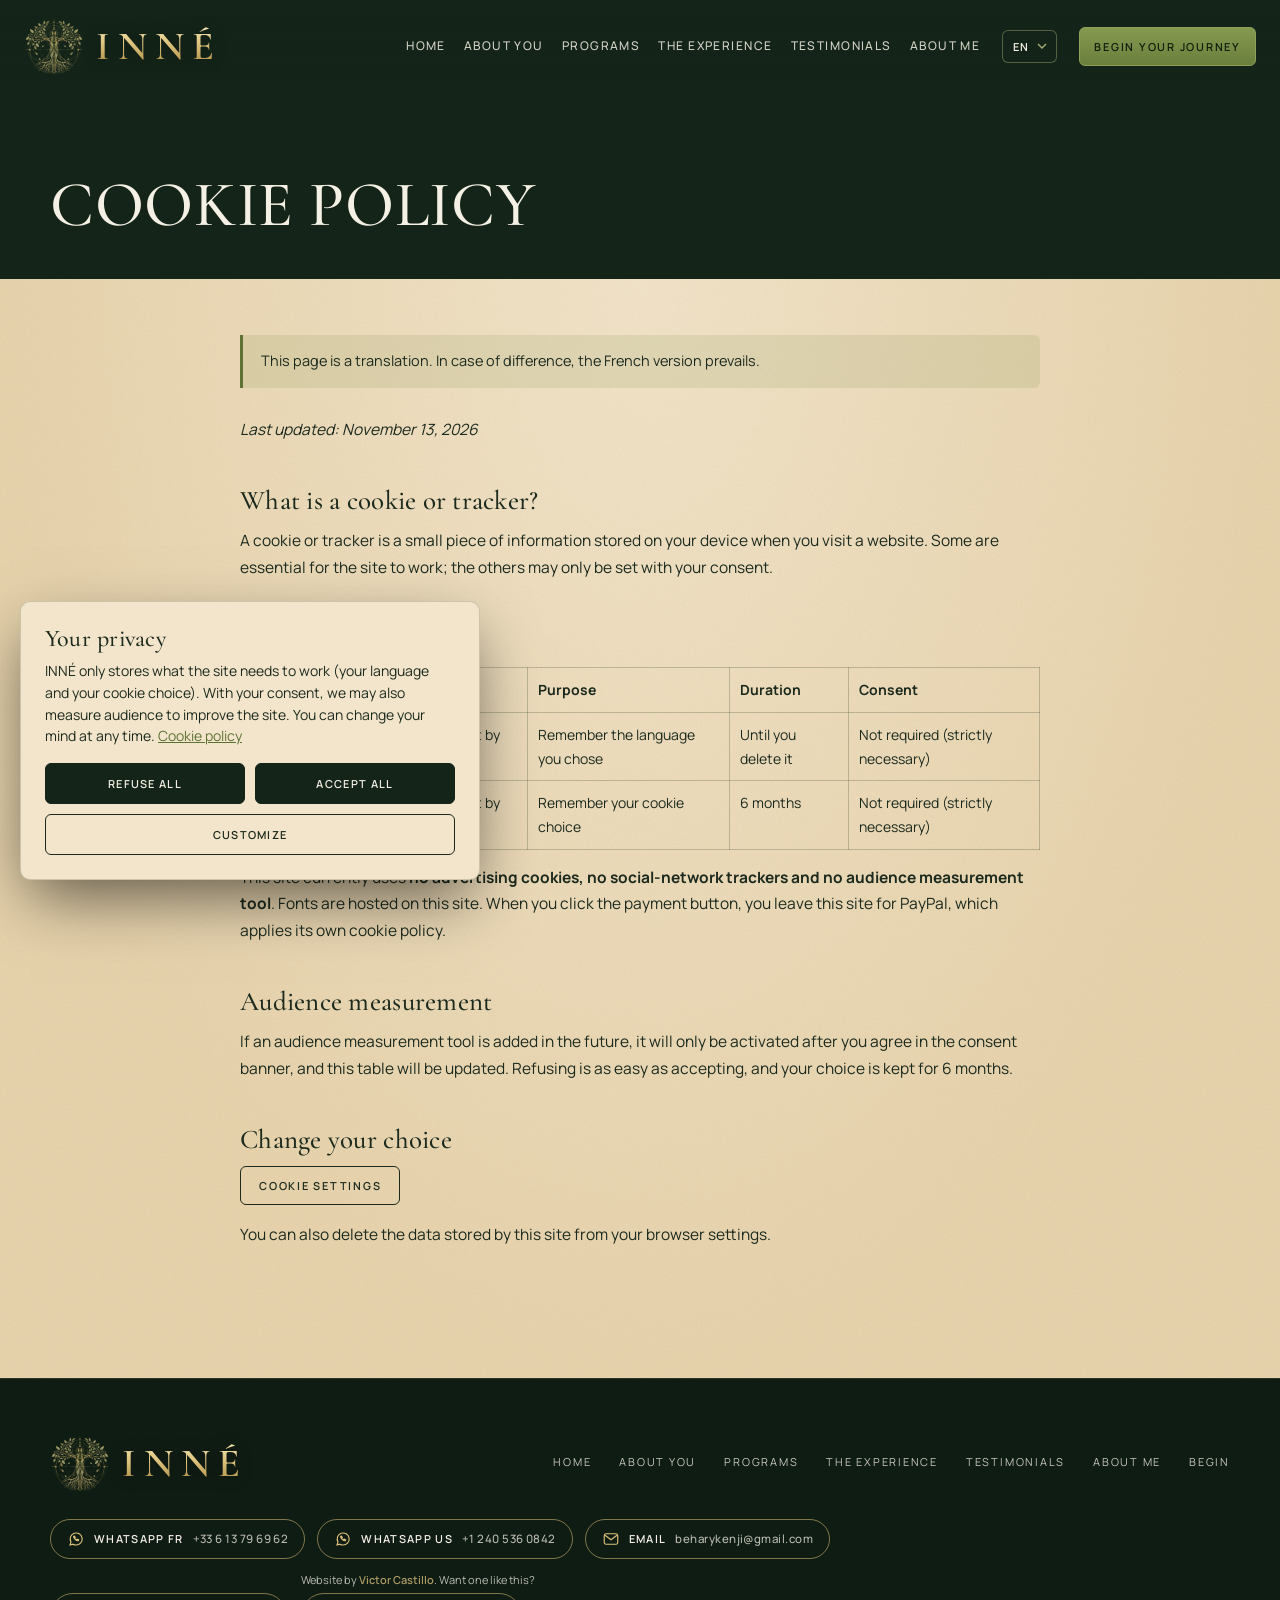
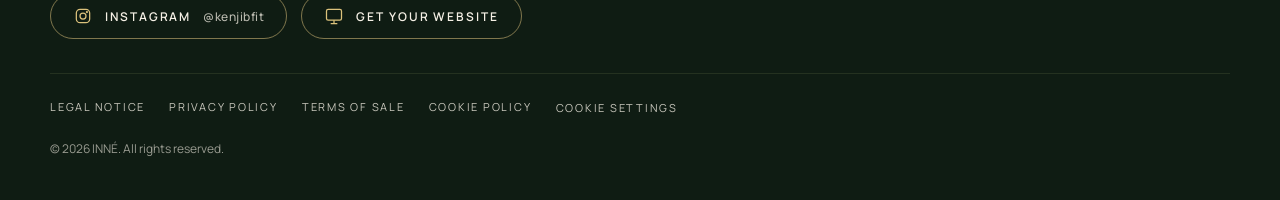
<file: INNE-site/cookies.html>
<!DOCTYPE html>
<html lang="en" translate="no" data-title="ft.cookies">
<head>
<meta charset="utf-8">
<meta name="viewport" content="width=device-width, initial-scale=1">
<title>Cookie policy — INNÉ</title>
<meta name="description" content="Cookie policy — INNÉ">
<meta property="og:title" content="Cookie policy — INNÉ">
<meta property="og:description" content="Cookie policy — INNÉ">
<meta property="og:type" content="website">
<meta name="theme-color" content="#142419">
<meta name="google" content="notranslate">
<link rel="icon" href="data:image/svg+xml,%3Csvg xmlns='http://www.w3.org/2000/svg' viewBox='0 0 64 64'%3E%3Crect width='64' height='64' rx='10' fill='%23142419'/%3E%3Cpath d='M18 46c0-18 10-28 28-30 0 18-10 30-26 30M18 46l16-16' fill='none' stroke='%23A4AD75' stroke-width='3' stroke-linecap='round'/%3E%3C/svg%3E">
<link rel="stylesheet" href="css/inne.css">
<script>document.documentElement.classList.add("js")</script>
</head>
<body>
<a class="skip" href="#main" data-i18n="skip">Skip to content</a>
<header class="site-header">
  <div class="wrap">
    <a class="logo" href="index.html" aria-label="INNÉ — The Wisdom Within"><img src="img/emblem-sm.png" alt="" width="60" height="56"><span><b>INNÉ</b><small>The Wisdom Within</small></span></a>
    <nav class="nav" id="nav" aria-label="Main"><a href="index.html" data-i18n="nav.home">Home</a><a href="about-you.html" data-i18n="nav.aboutyou">About you</a><a href="programs.html" data-i18n="nav.programs">Programs</a><a href="experience.html" data-i18n="nav.experience">The Experience</a><a href="journeys.html" data-i18n="nav.journeys">Testimonials</a><a href="about.html" data-i18n="nav.aboutme">About me</a><a class="nav-only" href="begin.html" data-i18n="nav.cta">Begin Your Journey</a></nav>
    <select class="lang" id="lang" aria-label="Language" data-i18n-aria="lang.label"><option value="en" label="EN">EN</option><option value="es" label="ES">ES</option><option value="fr" label="FR">FR</option><option value="sv" label="SV">SV</option><option value="de" label="DE">DE</option><option value="it" label="IT">IT</option></select>
    <a class="btn btn-solid btn-sm" href="begin.html" data-i18n="nav.cta">Begin Your Journey</a>
    <button class="burger" type="button" aria-controls="nav" aria-expanded="false" aria-label="Menu" data-i18n-aria="nav.menu"><span></span><span></span></button>
  </div>
</header>
<main id="main"><section class="page-hero plain"><div class="wrap"><h1 class="reveal" data-i18n="ft.cookies">Cookie policy</h1></div></section>
<section class="section sand" style="padding-top:56px"><div class="wrap"><div class="legal">
  <p class="notice" data-legal-note hidden data-i18n="legal.note">This page is a translation. In case of difference, the French version prevails.</p>
  <div data-legal="en" lang="en">
<p><em>Last updated: November 13, 2026</em></p>
<h2>What is a cookie or tracker?</h2>
<p>A cookie or tracker is a small piece of information stored on your device when you visit a website. Some are essential for the site to work; the others may only be set with your consent.</p>
<h2>What this site uses</h2>
<table>
<tr><th>Name</th><th>Type</th><th>Purpose</th><th>Duration</th><th>Consent</th></tr>
<tr><td>inne_language</td><td>Local storage, set by this site</td><td>Remember the language you chose</td><td>Until you delete it</td><td>Not required (strictly necessary)</td></tr>
<tr><td>inne_consent</td><td>Local storage, set by this site</td><td>Remember your cookie choice</td><td>6 months</td><td>Not required (strictly necessary)</td></tr>
</table>
<p>This site currently uses <strong>no advertising cookies, no social-network trackers and no audience measurement tool</strong>. Fonts are hosted on this site. When you click the payment button, you leave this site for PayPal, which applies its own cookie policy.</p>
<h2>Audience measurement</h2>
<p>If an audience measurement tool is added in the future, it will only be activated after you agree in the consent banner, and this table will be updated. Refusing is as easy as accepting, and your choice is kept for 6 months.</p>
<h2>Change your choice</h2>
<p><button type="button" class="btn btn-ink btn-sm" data-cookie-open>Cookie settings</button></p>
<p>You can also delete the data stored by this site from your browser settings.</p>
</div><div data-legal="es" lang="es" hidden>
<p><em>Última actualización: 13 de noviembre de 2026</em></p>
<h2>¿Qué es una cookie o un rastreador?</h2>
<p>Una cookie o rastreador es una pequeña información que se guarda en tu dispositivo cuando visitas un sitio web. Algunas son imprescindibles para que el sitio funcione; las demás solo pueden instalarse con tu consentimiento.</p>
<h2>Qué utiliza este sitio</h2>
<table>
<tr><th>Nombre</th><th>Tipo</th><th>Finalidad</th><th>Duración</th><th>Consentimiento</th></tr>
<tr><td>inne_language</td><td>Almacenamiento local, de este sitio</td><td>Recordar el idioma elegido</td><td>Hasta que lo elimines</td><td>No necesario (estrictamente necesario)</td></tr>
<tr><td>inne_consent</td><td>Almacenamiento local, de este sitio</td><td>Recordar tu elección de cookies</td><td>6 meses</td><td>No necesario (estrictamente necesario)</td></tr>
</table>
<p>Actualmente este sitio <strong>no utiliza cookies publicitarias, rastreadores de redes sociales ni herramientas de medición de audiencia</strong>. Las tipografías están alojadas en este sitio. Al pulsar el botón de pago, sales de este sitio hacia PayPal, que aplica su propia política de cookies.</p>
<h2>Medición de audiencia</h2>
<p>Si en el futuro se añade una herramienta de medición de audiencia, solo se activará tras tu aceptación en el aviso de consentimiento, y esta tabla se actualizará. Rechazar es tan fácil como aceptar, y tu elección se conserva 6 meses.</p>
<h2>Cambiar tu elección</h2>
<p><button type="button" class="btn btn-ink btn-sm" data-cookie-open>Configurar cookies</button></p>
<p>También puedes eliminar los datos guardados por este sitio desde los ajustes de tu navegador.</p>
</div><div data-legal="fr" lang="fr" hidden>
<p><em>Dernière mise à jour : 13 novembre 2026</em></p>
<h2>Qu'est-ce qu'un cookie ou traceur ?</h2>
<p>Un cookie ou traceur est une petite information enregistrée sur votre appareil lorsque vous consultez un site. Certains sont indispensables au fonctionnement du site ; les autres ne peuvent être déposés qu'avec votre consentement.</p>
<h2>Ce que ce site utilise</h2>
<table>
<tr><th>Nom</th><th>Type</th><th>Finalité</th><th>Durée</th><th>Consentement</th></tr>
<tr><td>inne_language</td><td>Stockage local, émis par ce site</td><td>Mémoriser la langue choisie</td><td>Jusqu'à suppression par vos soins</td><td>Non requis (strictement nécessaire)</td></tr>
<tr><td>inne_consent</td><td>Stockage local, émis par ce site</td><td>Mémoriser votre choix concernant les cookies</td><td>6 mois</td><td>Non requis (strictement nécessaire)</td></tr>
</table>
<p>Ce site n'utilise actuellement <strong>aucun cookie publicitaire, aucun traceur de réseau social et aucun outil de mesure d'audience</strong>. Les polices de caractères sont hébergées sur ce site. Lorsque vous cliquez sur le bouton de paiement, vous quittez ce site pour celui de PayPal, qui applique sa propre politique de cookies.</p>
<h2>Mesure d'audience</h2>
<p>Si un outil de mesure d'audience est ajouté à l'avenir, il ne sera activé qu'après votre accord, donné dans le bandeau de consentement, et ce tableau sera mis à jour. Refuser est aussi simple qu'accepter, et votre choix est conservé 6 mois.</p>
<h2>Modifier votre choix</h2>
<p><button type="button" class="btn btn-ink btn-sm" data-cookie-open>Gérer les cookies</button></p>
<p>Vous pouvez aussi supprimer les données enregistrées par ce site depuis les réglages de votre navigateur.</p>
</div><div data-legal="sv" lang="sv" hidden>
<p><em>Senast uppdaterad: 13 november 2026</em></p>
<h2>Vad är en cookie eller spårare?</h2>
<p>En cookie eller spårare är en liten mängd information som lagras på din enhet när du besöker en webbplats. Vissa är nödvändiga för att webbplatsen ska fungera; övriga får bara användas med ditt samtycke.</p>
<h2>Vad webbplatsen använder</h2>
<table>
<tr><th>Namn</th><th>Typ</th><th>Ändamål</th><th>Varaktighet</th><th>Samtycke</th></tr>
<tr><td>inne_language</td><td>Lokal lagring, från denna webbplats</td><td>Komma ihåg valt språk</td><td>Tills du raderar den</td><td>Krävs inte (absolut nödvändig)</td></tr>
<tr><td>inne_consent</td><td>Lokal lagring, från denna webbplats</td><td>Komma ihåg ditt cookieval</td><td>6 månader</td><td>Krävs inte (absolut nödvändig)</td></tr>
</table>
<p>Webbplatsen använder för närvarande <strong>inga reklamcookies, inga spårare från sociala nätverk och inget verktyg för besöksmätning</strong>. Typsnitten ligger på denna webbplats. När du klickar på betalningsknappen lämnar du webbplatsen och kommer till PayPal, som tillämpar sin egen cookiepolicy.</p>
<h2>Besöksmätning</h2>
<p>Om ett verktyg för besöksmätning läggs till i framtiden aktiveras det först efter att du har godkänt det i samtyckesrutan, och tabellen uppdateras. Det är lika enkelt att avvisa som att godkänna, och ditt val sparas i 6 månader.</p>
<h2>Ändra ditt val</h2>
<p><button type="button" class="btn btn-ink btn-sm" data-cookie-open>Cookieinställningar</button></p>
<p>Du kan också radera de uppgifter som webbplatsen har lagrat via webbläsarens inställningar.</p>
</div><div data-legal="de" lang="de" hidden>
<p><em>Letzte Aktualisierung: 13. November 2026</em></p>
<h2>Was ist ein Cookie oder Tracker?</h2>
<p>Ein Cookie oder Tracker ist eine kleine Information, die beim Besuch einer Website auf deinem Gerät gespeichert wird. Manche sind für den Betrieb der Website unerlässlich; alle anderen dürfen nur mit deiner Einwilligung gesetzt werden.</p>
<h2>Was diese Website verwendet</h2>
<table>
<tr><th>Name</th><th>Art</th><th>Zweck</th><th>Dauer</th><th>Einwilligung</th></tr>
<tr><td>inne_language</td><td>Lokaler Speicher, von dieser Website</td><td>Gewählte Sprache merken</td><td>Bis du sie löschst</td><td>Nicht erforderlich (unbedingt notwendig)</td></tr>
<tr><td>inne_consent</td><td>Lokaler Speicher, von dieser Website</td><td>Deine Cookie-Auswahl merken</td><td>6 Monate</td><td>Nicht erforderlich (unbedingt notwendig)</td></tr>
</table>
<p>Diese Website verwendet derzeit <strong>keine Werbe-Cookies, keine Tracker sozialer Netzwerke und kein Tool zur Reichweitenmessung</strong>. Die Schriften werden auf dieser Website gehostet. Wenn du auf die Zahlungsschaltfläche klickst, verlässt du diese Website und gelangst zu PayPal, wo dessen eigene Cookie-Richtlinie gilt.</p>
<h2>Reichweitenmessung</h2>
<p>Sollte künftig ein Tool zur Reichweitenmessung hinzukommen, wird es erst nach deiner Zustimmung im Einwilligungsbanner aktiviert, und diese Tabelle wird aktualisiert. Ablehnen ist genauso einfach wie Akzeptieren, und deine Auswahl wird 6 Monate gespeichert.</p>
<h2>Auswahl ändern</h2>
<p><button type="button" class="btn btn-ink btn-sm" data-cookie-open>Cookie-Einstellungen</button></p>
<p>Du kannst die von dieser Website gespeicherten Daten auch in den Einstellungen deines Browsers löschen.</p>
</div><div data-legal="it" lang="it" hidden>
<p><em>Ultimo aggiornamento: 13 novembre 2026</em></p>
<h2>Che cos'è un cookie o tracciatore?</h2>
<p>Un cookie o tracciatore è una piccola informazione memorizzata sul tuo dispositivo quando visiti un sito. Alcuni sono indispensabili al funzionamento del sito; gli altri possono essere installati solo con il tuo consenso.</p>
<h2>Cosa utilizza questo sito</h2>
<table>
<tr><th>Nome</th><th>Tipo</th><th>Finalità</th><th>Durata</th><th>Consenso</th></tr>
<tr><td>inne_language</td><td>Archiviazione locale, di questo sito</td><td>Ricordare la lingua scelta</td><td>Finché non la elimini</td><td>Non richiesto (strettamente necessario)</td></tr>
<tr><td>inne_consent</td><td>Archiviazione locale, di questo sito</td><td>Ricordare la tua scelta sui cookie</td><td>6 mesi</td><td>Non richiesto (strettamente necessario)</td></tr>
</table>
<p>Attualmente questo sito <strong>non utilizza cookie pubblicitari, tracciatori di social network né strumenti di misurazione del pubblico</strong>. I caratteri sono ospitati su questo sito. Quando fai clic sul pulsante di pagamento, lasci questo sito per quello di PayPal, che applica la propria cookie policy.</p>
<h2>Misurazione del pubblico</h2>
<p>Se in futuro verrà aggiunto uno strumento di misurazione del pubblico, sarà attivato solo dopo il tuo consenso espresso nel banner, e questa tabella verrà aggiornata. Rifiutare è semplice quanto accettare, e la tua scelta viene conservata per 6 mesi.</p>
<h2>Modificare la tua scelta</h2>
<p><button type="button" class="btn btn-ink btn-sm" data-cookie-open>Impostazioni cookie</button></p>
<p>Puoi anche eliminare i dati memorizzati da questo sito dalle impostazioni del tuo browser.</p>
</div>
</div></div></section>
</main>
<footer class="site-footer">
  <div class="wrap">
    <div class="foot-top">
      <a class="logo" href="index.html" aria-label="INNÉ — The Wisdom Within"><img src="img/emblem-sm.png" alt="" width="60" height="56"><span><b>INNÉ</b><small>The Wisdom Within</small></span></a>
      <nav class="foot-nav" aria-label="Footer"><a href="index.html" data-i18n="nav.home">Home</a><a href="about-you.html" data-i18n="nav.aboutyou">About you</a><a href="programs.html" data-i18n="nav.programs">Programs</a><a href="experience.html" data-i18n="nav.experience">The Experience</a><a href="journeys.html" data-i18n="nav.journeys">Testimonials</a><a href="about.html" data-i18n="nav.aboutme">About me</a><a href="begin.html" data-i18n="nav.begin">Begin</a></nav>
      <div class="foot-contact"><div class="contact-row"><a class="social-btn" href="https://wa.me/33613796962" target="_blank" rel="noopener"><svg viewBox="0 0 24 24" aria-hidden="true"><path d="M4 20l1.3-4A8 8 0 1112 20a8 8 0 01-4-1.1z"/><path d="M9 9.2c.3 1.7 2.1 3.6 3.8 4l1.1-1 1.6.8-.3 1.3c-2.5.5-6.2-3-6.4-5.6l1.3-.4.8 1.6z"/></svg><span data-i18n="ct.wafr">WhatsApp FR</span><small>+33 6 13 79 69 62</small></a><a class="social-btn" href="https://wa.me/12405360842" target="_blank" rel="noopener"><svg viewBox="0 0 24 24" aria-hidden="true"><path d="M4 20l1.3-4A8 8 0 1112 20a8 8 0 01-4-1.1z"/><path d="M9 9.2c.3 1.7 2.1 3.6 3.8 4l1.1-1 1.6.8-.3 1.3c-2.5.5-6.2-3-6.4-5.6l1.3-.4.8 1.6z"/></svg><span data-i18n="ct.waus">WhatsApp US</span><small>+1 240 536 0842</small></a><a class="social-btn" href="mailto:beharykenji@gmail.com"><svg viewBox="0 0 24 24" aria-hidden="true"><rect x="3" y="5" width="18" height="14" rx="2.5"/><path d="M4 7l8 6 8-6"/></svg><span data-i18n="ct.mail">Email</span><small>beharykenji@gmail.com</small></a></div><div class="social"><a class="social-btn" data-social="instagram" href="#" hidden target="_blank" rel="noopener"><svg viewBox="0 0 24 24" aria-hidden="true"><rect x="4" y="4" width="16" height="16" rx="4.5"/><circle cx="12" cy="12" r="3.6"/><circle cx="16.7" cy="7.3" r=".6"/></svg><span>Instagram</span><small data-social-handle></small></a><a class="social-btn" data-social="youtube" href="#" hidden target="_blank" rel="noopener"><svg viewBox="0 0 24 24" aria-hidden="true"><rect x="3" y="6" width="18" height="12" rx="3.5"/><path d="M10.5 9.5l4 2.5-4 2.5z"/></svg><span>YouTube</span><small data-social-handle></small></a><div class="foot-credit" data-i18n="ft.credit"><span class="fc-text">Website by <b>Victor Castillo</b>. Want one like this?</span><a class="social-btn" href="https://sportifhybride.com/creation-site" target="_blank" rel="noopener"><svg viewBox="0 0 24 24" aria-hidden="true"><rect x="3" y="4" width="18" height="13" rx="2"/><path d="M8 21h8M12 17v4"/></svg><span>Get your website</span></a></div></div></div>
    </div>
    <div class="foot-legal">
      <a href="legal.html" data-i18n="ft.legal">Legal notice</a>
      <a href="privacy.html" data-i18n="ft.privacy">Privacy policy</a>
      <a href="terms.html" data-i18n="ft.terms">Terms of sale</a>
      <a href="cookies.html" data-i18n="ft.cookies">Cookie policy</a>
      <button type="button" data-cookie-open data-i18n="ft.manage">Cookie settings</button>
    </div>
    <p class="foot-note">© 2026 INNÉ. <span data-i18n="ft.rights">All rights reserved.</span></p>
  </div>
</footer>
<div class="cookie" id="cookie" role="dialog" aria-labelledby="ck-title" tabindex="-1" hidden>
  <h2 id="ck-title" data-i18n="ck.title">Your privacy</h2>
  <p style="margin:0"><span data-i18n="ck.text">INNÉ only stores what the site needs to work (your language and your cookie choice). With your consent, we may also measure audience to improve the site. You can change your mind at any time.</span> <a href="cookies.html" data-i18n="ft.cookies">Cookie policy</a></p>
  <div class="cookie-opts" id="cookie-opts" hidden>
    <label><input type="checkbox" checked disabled><span><b data-i18n="ck.ess">Essential</b><span data-i18n="ck.essd">Required for the site to work. Always active.</span></span></label>
    <label><input type="checkbox" id="ck-analytics"><span><b data-i18n="ck.an">Audience measurement</b><span data-i18n="ck.and">Helps us understand how the site is used. No such tool is active at the moment.</span></span></label>
  </div>
  <div class="cookie-actions">
    <button type="button" class="btn btn-eq" id="ck-refuse" data-i18n="ck.refuse">Refuse all</button>
    <button type="button" class="btn btn-eq" id="ck-accept" data-i18n="ck.accept">Accept all</button>
    <button type="button" class="btn btn-ink wide" id="ck-custom" data-i18n="ck.custom">Customize</button>
    <button type="button" class="btn btn-ink wide" id="ck-save" hidden data-i18n="ck.save">Save my choices</button>
  </div>
</div>
<script src="js/settings.js"></script>
<script src="js/texts.js"></script>
<script src="js/site.js"></script>
</body>
</html>
</file>
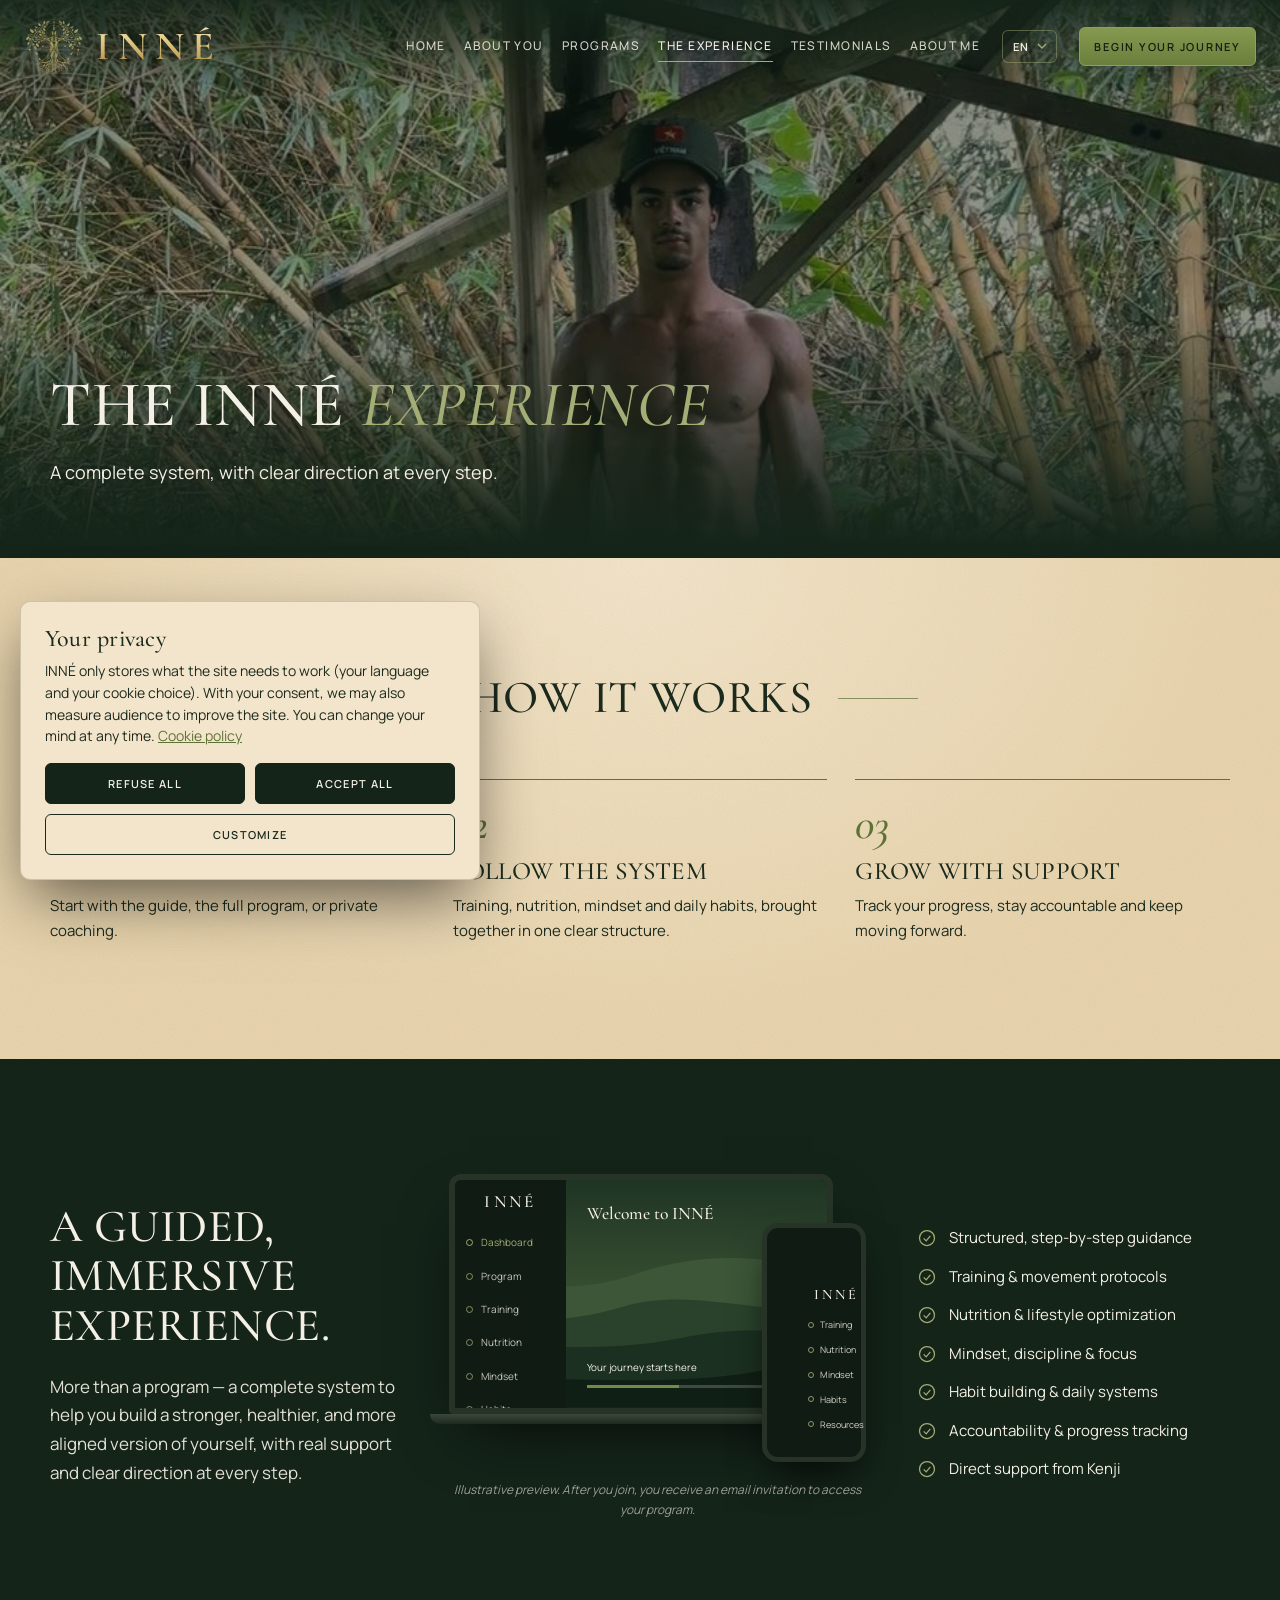
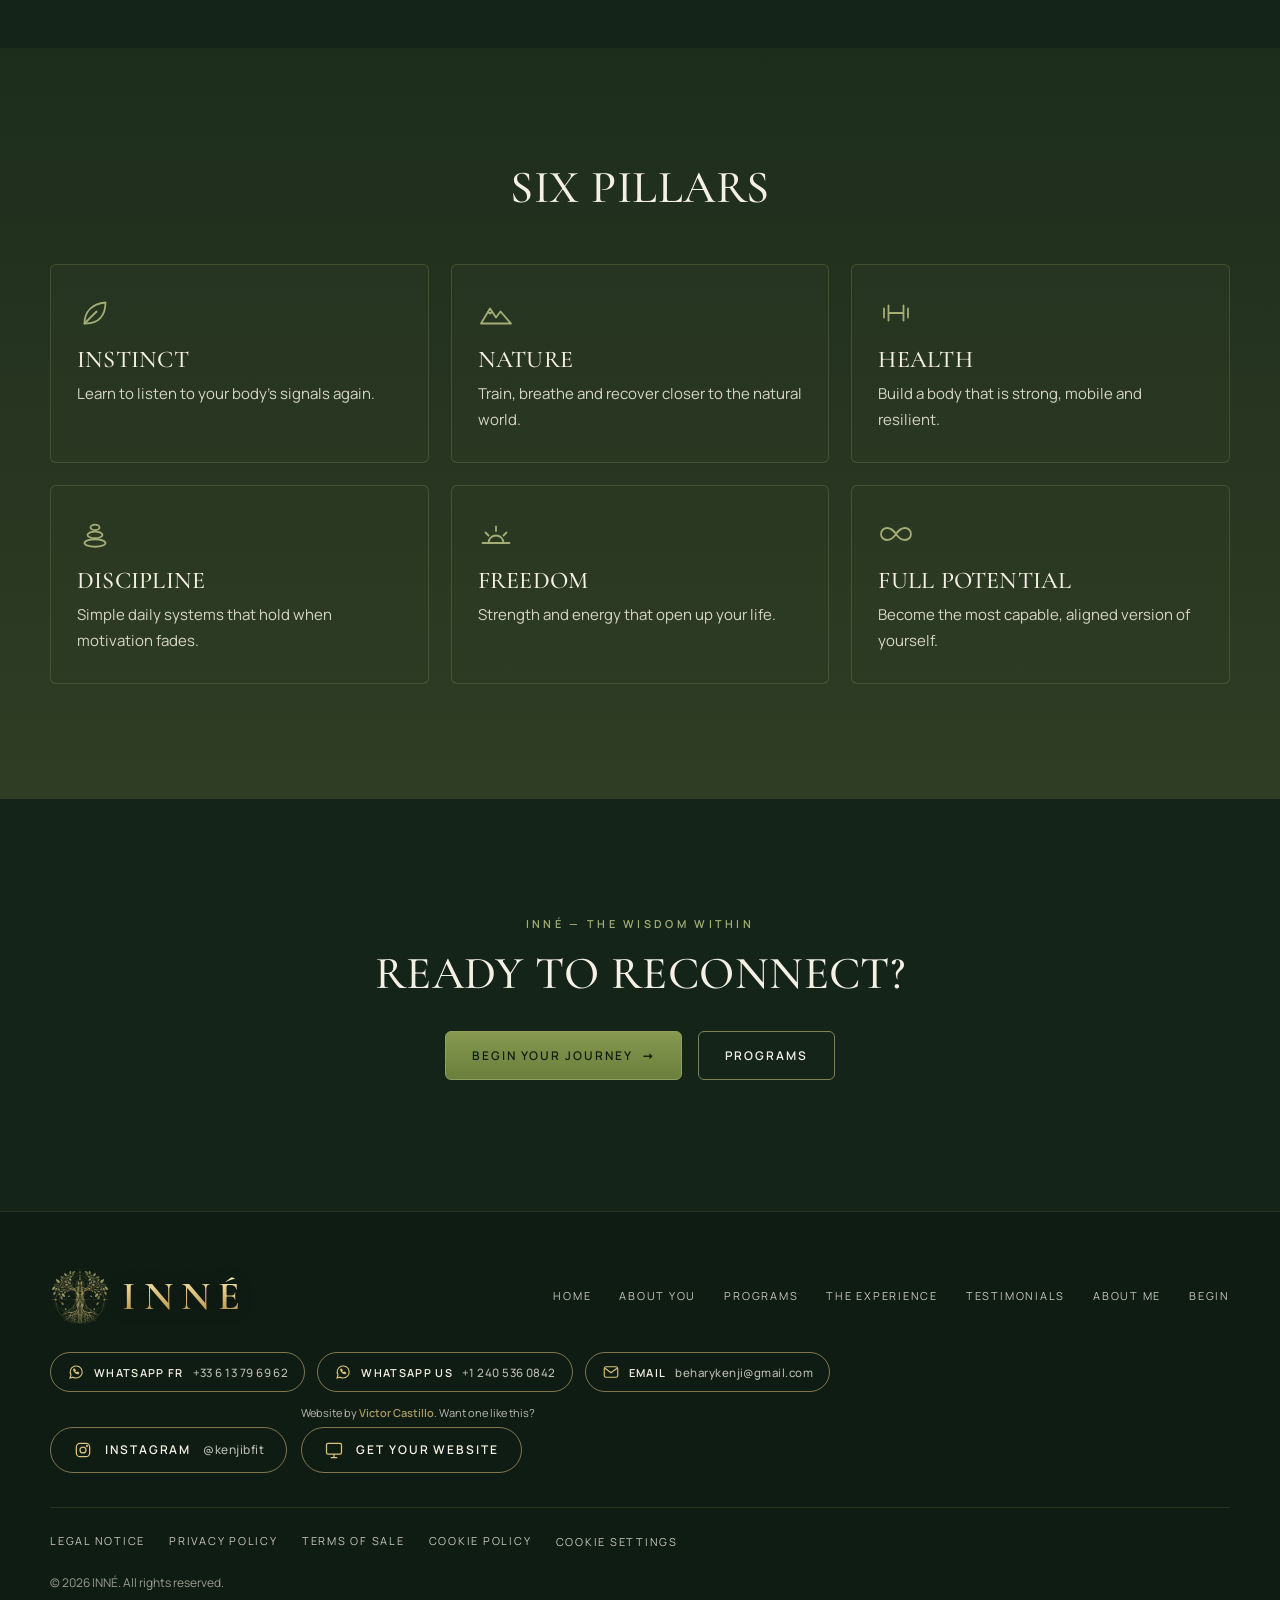
<file: INNE-site/experience.html>
<!DOCTYPE html>
<html lang="en" translate="no" data-title="nav.experience">
<head>
<meta charset="utf-8">
<meta name="viewport" content="width=device-width, initial-scale=1">
<title>The Experience — INNÉ</title>
<meta name="description" content="How the INNÉ coaching experience works: a complete system for training, nutrition, mindset and daily habits.">
<meta property="og:title" content="The Experience — INNÉ">
<meta property="og:description" content="How the INNÉ coaching experience works: a complete system for training, nutrition, mindset and daily habits.">
<meta property="og:type" content="website">
<meta name="theme-color" content="#142419">
<meta name="google" content="notranslate">
<link rel="icon" href="data:image/svg+xml,%3Csvg xmlns='http://www.w3.org/2000/svg' viewBox='0 0 64 64'%3E%3Crect width='64' height='64' rx='10' fill='%23142419'/%3E%3Cpath d='M18 46c0-18 10-28 28-30 0 18-10 30-26 30M18 46l16-16' fill='none' stroke='%23A4AD75' stroke-width='3' stroke-linecap='round'/%3E%3C/svg%3E">
<link rel="stylesheet" href="css/inne.css">
<script>document.documentElement.classList.add("js")</script>
</head>
<body>
<a class="skip" href="#main" data-i18n="skip">Skip to content</a>
<header class="site-header">
  <div class="wrap">
    <a class="logo" href="index.html" aria-label="INNÉ — The Wisdom Within"><img src="img/emblem-sm.png" alt="" width="60" height="56"><span><b>INNÉ</b><small>The Wisdom Within</small></span></a>
    <nav class="nav" id="nav" aria-label="Main"><a href="index.html" data-i18n="nav.home">Home</a><a href="about-you.html" data-i18n="nav.aboutyou">About you</a><a href="programs.html" data-i18n="nav.programs">Programs</a><a href="experience.html" aria-current="page" data-i18n="nav.experience">The Experience</a><a href="journeys.html" data-i18n="nav.journeys">Testimonials</a><a href="about.html" data-i18n="nav.aboutme">About me</a><a class="nav-only" href="begin.html" data-i18n="nav.cta">Begin Your Journey</a></nav>
    <select class="lang" id="lang" aria-label="Language" data-i18n-aria="lang.label"><option value="en" label="EN">EN</option><option value="es" label="ES">ES</option><option value="fr" label="FR">FR</option><option value="sv" label="SV">SV</option><option value="de" label="DE">DE</option><option value="it" label="IT">IT</option></select>
    <a class="btn btn-solid btn-sm" href="begin.html" data-i18n="nav.cta">Begin Your Journey</a>
    <button class="burger" type="button" aria-controls="nav" aria-expanded="false" aria-label="Menu" data-i18n-aria="nav.menu"><span></span><span></span></button>
  </div>
</header>
<main id="main"><section class="page-hero"><img src="img/kenji-bamboo.jpg" alt="" style="object-position:50% 28%"><div class="wrap"><h1 class="reveal" data-i18n="ex.h1">The INNÉ <em>experience</em></h1><p class="reveal d1" data-i18n="ex.sub">A complete system, with clear direction at every step.</p></div></section>
<section class="section sand"><div class="wrap">
  <h2 class="h2 title-lines center reveal"><span data-i18n="st.title">How it works</span></h2>
  <div class="steps">
    <article class="reveal"><h3 data-i18n="st1t">Choose your path</h3><p data-i18n="st1p">Start with the guide, the full program, or private coaching.</p></article>
    <article class="reveal d1"><h3 data-i18n="st2t">Follow the system</h3><p data-i18n="st2p">Training, nutrition, mindset and daily habits, brought together in one clear structure.</p></article>
    <article class="reveal d2"><h3 data-i18n="st3t">Grow with support</h3><p data-i18n="st3p">Track your progress, stay accountable and keep moving forward.</p></article>
  </div>
</div></section>
<section class="section dark"><div class="wrap exp">
  <div class="reveal"><h2 class="h2" data-i18n="exp.title">A guided, immersive experience.</h2><p class="lead" style="margin-top:22px" data-i18n="exp.text">More than a program — a complete system to help you build a stronger, healthier, and more aligned version of yourself, with real support and clear direction at every step.</p></div>
  <div class="reveal d1"><div class="devices" aria-hidden="true">
  <div class="laptop"><div class="ui-side"><b>INNÉ</b><span data-i18n="ui.1">Dashboard</span><span data-i18n="ui.2">Program</span><span data-i18n="ui.3">Training</span><span data-i18n="ui.4">Nutrition</span><span data-i18n="ui.5">Mindset</span><span data-i18n="ui.6">Habits</span><span data-i18n="ui.7">Resources</span></div><div class="ui-main"><svg viewBox="0 0 400 150" preserveAspectRatio="xMidYMid slice" aria-hidden="true"><defs><linearGradient id="eu" x1="0" y1="0" x2="0" y2="1"><stop offset="0" stop-color="#1f3524"/><stop offset="1" stop-color="#52683f"/></linearGradient></defs><rect width="400" height="150" fill="url(#eu)"/><circle cx="300" cy="50" r="13" fill="#e8d4ae" opacity=".5"/><path d="M0,90 C60,60 110,80 160,62 S260,50 320,70 S380,60 400,66 V150 H0Z" fill="#3c5637"/><path d="M0,105 C50,85 100,100 150,84 S250,95 300,80 S370,92 400,84 V150 H0Z" fill="#2a422b"/><path d="M0,120 C70,100 120,118 190,104 S300,112 400,100 V150 H0Z" fill="#1b3020"/><path d="M0,138 C80,122 160,140 240,126 S340,134 400,124 V150 H0Z" fill="#101f15"/></svg><div data-i18n="ui.welcome">Welcome to INNÉ</div><small data-i18n="ui.start">Your journey starts here</small></div></div>
  <div class="laptop-base"></div>
  <div class="phone"><b>INNÉ</b><span data-i18n="ui.3">Training</span><span data-i18n="ui.4">Nutrition</span><span data-i18n="ui.5">Mindset</span><span data-i18n="ui.6">Habits</span><span data-i18n="ui.7">Resources</span></div>
</div><p class="caption" data-i18n="exp.caption">Illustrative preview. After you join, you receive an email invitation to access your program.</p></div>
  <ul class="checks reveal d2"><li><svg viewBox="0 0 24 24" aria-hidden="true"><circle cx="12" cy="12" r="9"/><path d="M8 12.5l3 3 5-6"/></svg><span data-i18n="c1">Structured, step-by-step guidance</span></li><li><svg viewBox="0 0 24 24" aria-hidden="true"><circle cx="12" cy="12" r="9"/><path d="M8 12.5l3 3 5-6"/></svg><span data-i18n="c2">Training &amp; movement protocols</span></li><li><svg viewBox="0 0 24 24" aria-hidden="true"><circle cx="12" cy="12" r="9"/><path d="M8 12.5l3 3 5-6"/></svg><span data-i18n="c3">Nutrition &amp; lifestyle optimization</span></li><li><svg viewBox="0 0 24 24" aria-hidden="true"><circle cx="12" cy="12" r="9"/><path d="M8 12.5l3 3 5-6"/></svg><span data-i18n="c4">Mindset, discipline &amp; focus</span></li><li><svg viewBox="0 0 24 24" aria-hidden="true"><circle cx="12" cy="12" r="9"/><path d="M8 12.5l3 3 5-6"/></svg><span data-i18n="c5">Habit building &amp; daily systems</span></li><li><svg viewBox="0 0 24 24" aria-hidden="true"><circle cx="12" cy="12" r="9"/><path d="M8 12.5l3 3 5-6"/></svg><span data-i18n="c6">Accountability &amp; progress tracking</span></li><li><svg viewBox="0 0 24 24" aria-hidden="true"><circle cx="12" cy="12" r="9"/><path d="M8 12.5l3 3 5-6"/></svg><span data-i18n="c7">Direct support from Kenji</span></li></ul>
</div></section>
<section class="section olive"><div class="wrap">
  <h2 class="h2 center reveal" data-i18n="pil.title">Six pillars</h2>
  <div class="pillar-cards"><article class="reveal"><svg viewBox="0 0 24 24" aria-hidden="true"><path d="M5 19c0-8 5-13 14-14 0 9-5 14-13 14"/><path d="M5 19l8-8"/></svg><h3 data-i18n="p1">Instinct</h3><p data-i18n="pd1">Learn to listen to your body's signals again.</p></article><article class="reveal d1"><svg viewBox="0 0 24 24" aria-hidden="true"><path d="M2 19l6-10 4 6 3-4 7 8z"/><path d="M6.6 11.4l1.4 1 1.4-1"/></svg><h3 data-i18n="p2">Nature</h3><p data-i18n="pd2">Train, breathe and recover closer to the natural world.</p></article><article class="reveal d2"><svg viewBox="0 0 24 24" aria-hidden="true"><path d="M4 9v6M7 7v10M17 7v10M20 9v6M7 12h10"/></svg><h3 data-i18n="p3">Health</h3><p data-i18n="pd3">Build a body that is strong, mobile and resilient.</p></article><article class="reveal"><svg viewBox="0 0 24 24" aria-hidden="true"><ellipse cx="12" cy="18" rx="7" ry="2.5"/><ellipse cx="12" cy="12.6" rx="5" ry="2.2"/><ellipse cx="12" cy="7.6" rx="3" ry="1.8"/></svg><h3 data-i18n="p4">Discipline</h3><p data-i18n="pd4">Simple daily systems that hold when motivation fades.</p></article><article class="reveal d1"><svg viewBox="0 0 24 24" aria-hidden="true"><path d="M3 18h18M7 18a5 5 0 0110 0M12 7v3M5 11l2 2M19 11l-2 2"/></svg><h3 data-i18n="p5">Freedom</h3><p data-i18n="pd5">Strength and energy that open up your life.</p></article><article class="reveal d2"><svg viewBox="0 0 24 24" aria-hidden="true"><path d="M12 12c-2-3-4-4-6-4a4 4 0 000 8c2 0 4-1 6-4zm0 0c2 3 4 4 6 4a4 4 0 000-8c-2 0-4 1-6 4z"/></svg><h3 data-i18n="p6">Full potential</h3><p data-i18n="pd6">Become the most capable, aligned version of yourself.</p></article></div>
</div></section>
<section class="section dark center"><div class="wrap">
  <span class="eyebrow reveal">INNÉ — The Wisdom Within</span>
  <h2 class="h2 reveal" data-i18n="ab.cta">Ready to reconnect?</h2>
  <p class="actions reveal d1" style="justify-content:center;margin-top:32px"><a class="btn btn-solid" href="begin.html"><span data-i18n="nav.cta">Begin Your Journey</span> <span class="arr" aria-hidden="true">→</span></a><a class="btn btn-ghost" href="programs.html" data-i18n="nav.programs">Programs</a></p>
</div></section></main>
<footer class="site-footer">
  <div class="wrap">
    <div class="foot-top">
      <a class="logo" href="index.html" aria-label="INNÉ — The Wisdom Within"><img src="img/emblem-sm.png" alt="" width="60" height="56"><span><b>INNÉ</b><small>The Wisdom Within</small></span></a>
      <nav class="foot-nav" aria-label="Footer"><a href="index.html" data-i18n="nav.home">Home</a><a href="about-you.html" data-i18n="nav.aboutyou">About you</a><a href="programs.html" data-i18n="nav.programs">Programs</a><a href="experience.html" data-i18n="nav.experience">The Experience</a><a href="journeys.html" data-i18n="nav.journeys">Testimonials</a><a href="about.html" data-i18n="nav.aboutme">About me</a><a href="begin.html" data-i18n="nav.begin">Begin</a></nav>
      <div class="foot-contact"><div class="contact-row"><a class="social-btn" href="https://wa.me/33613796962" target="_blank" rel="noopener"><svg viewBox="0 0 24 24" aria-hidden="true"><path d="M4 20l1.3-4A8 8 0 1112 20a8 8 0 01-4-1.1z"/><path d="M9 9.2c.3 1.7 2.1 3.6 3.8 4l1.1-1 1.6.8-.3 1.3c-2.5.5-6.2-3-6.4-5.6l1.3-.4.8 1.6z"/></svg><span data-i18n="ct.wafr">WhatsApp FR</span><small>+33 6 13 79 69 62</small></a><a class="social-btn" href="https://wa.me/12405360842" target="_blank" rel="noopener"><svg viewBox="0 0 24 24" aria-hidden="true"><path d="M4 20l1.3-4A8 8 0 1112 20a8 8 0 01-4-1.1z"/><path d="M9 9.2c.3 1.7 2.1 3.6 3.8 4l1.1-1 1.6.8-.3 1.3c-2.5.5-6.2-3-6.4-5.6l1.3-.4.8 1.6z"/></svg><span data-i18n="ct.waus">WhatsApp US</span><small>+1 240 536 0842</small></a><a class="social-btn" href="mailto:beharykenji@gmail.com"><svg viewBox="0 0 24 24" aria-hidden="true"><rect x="3" y="5" width="18" height="14" rx="2.5"/><path d="M4 7l8 6 8-6"/></svg><span data-i18n="ct.mail">Email</span><small>beharykenji@gmail.com</small></a></div><div class="social"><a class="social-btn" data-social="instagram" href="#" hidden target="_blank" rel="noopener"><svg viewBox="0 0 24 24" aria-hidden="true"><rect x="4" y="4" width="16" height="16" rx="4.5"/><circle cx="12" cy="12" r="3.6"/><circle cx="16.7" cy="7.3" r=".6"/></svg><span>Instagram</span><small data-social-handle></small></a><a class="social-btn" data-social="youtube" href="#" hidden target="_blank" rel="noopener"><svg viewBox="0 0 24 24" aria-hidden="true"><rect x="3" y="6" width="18" height="12" rx="3.5"/><path d="M10.5 9.5l4 2.5-4 2.5z"/></svg><span>YouTube</span><small data-social-handle></small></a><div class="foot-credit" data-i18n="ft.credit"><span class="fc-text">Website by <b>Victor Castillo</b>. Want one like this?</span><a class="social-btn" href="https://sportifhybride.com/creation-site" target="_blank" rel="noopener"><svg viewBox="0 0 24 24" aria-hidden="true"><rect x="3" y="4" width="18" height="13" rx="2"/><path d="M8 21h8M12 17v4"/></svg><span>Get your website</span></a></div></div></div>
    </div>
    <div class="foot-legal">
      <a href="legal.html" data-i18n="ft.legal">Legal notice</a>
      <a href="privacy.html" data-i18n="ft.privacy">Privacy policy</a>
      <a href="terms.html" data-i18n="ft.terms">Terms of sale</a>
      <a href="cookies.html" data-i18n="ft.cookies">Cookie policy</a>
      <button type="button" data-cookie-open data-i18n="ft.manage">Cookie settings</button>
    </div>
    <p class="foot-note">© 2026 INNÉ. <span data-i18n="ft.rights">All rights reserved.</span></p>
  </div>
</footer>
<div class="cookie" id="cookie" role="dialog" aria-labelledby="ck-title" tabindex="-1" hidden>
  <h2 id="ck-title" data-i18n="ck.title">Your privacy</h2>
  <p style="margin:0"><span data-i18n="ck.text">INNÉ only stores what the site needs to work (your language and your cookie choice). With your consent, we may also measure audience to improve the site. You can change your mind at any time.</span> <a href="cookies.html" data-i18n="ft.cookies">Cookie policy</a></p>
  <div class="cookie-opts" id="cookie-opts" hidden>
    <label><input type="checkbox" checked disabled><span><b data-i18n="ck.ess">Essential</b><span data-i18n="ck.essd">Required for the site to work. Always active.</span></span></label>
    <label><input type="checkbox" id="ck-analytics"><span><b data-i18n="ck.an">Audience measurement</b><span data-i18n="ck.and">Helps us understand how the site is used. No such tool is active at the moment.</span></span></label>
  </div>
  <div class="cookie-actions">
    <button type="button" class="btn btn-eq" id="ck-refuse" data-i18n="ck.refuse">Refuse all</button>
    <button type="button" class="btn btn-eq" id="ck-accept" data-i18n="ck.accept">Accept all</button>
    <button type="button" class="btn btn-ink wide" id="ck-custom" data-i18n="ck.custom">Customize</button>
    <button type="button" class="btn btn-ink wide" id="ck-save" hidden data-i18n="ck.save">Save my choices</button>
  </div>
</div>
<script src="js/settings.js"></script>
<script src="js/texts.js"></script>
<script src="js/site.js"></script>
</body>
</html>
</file>
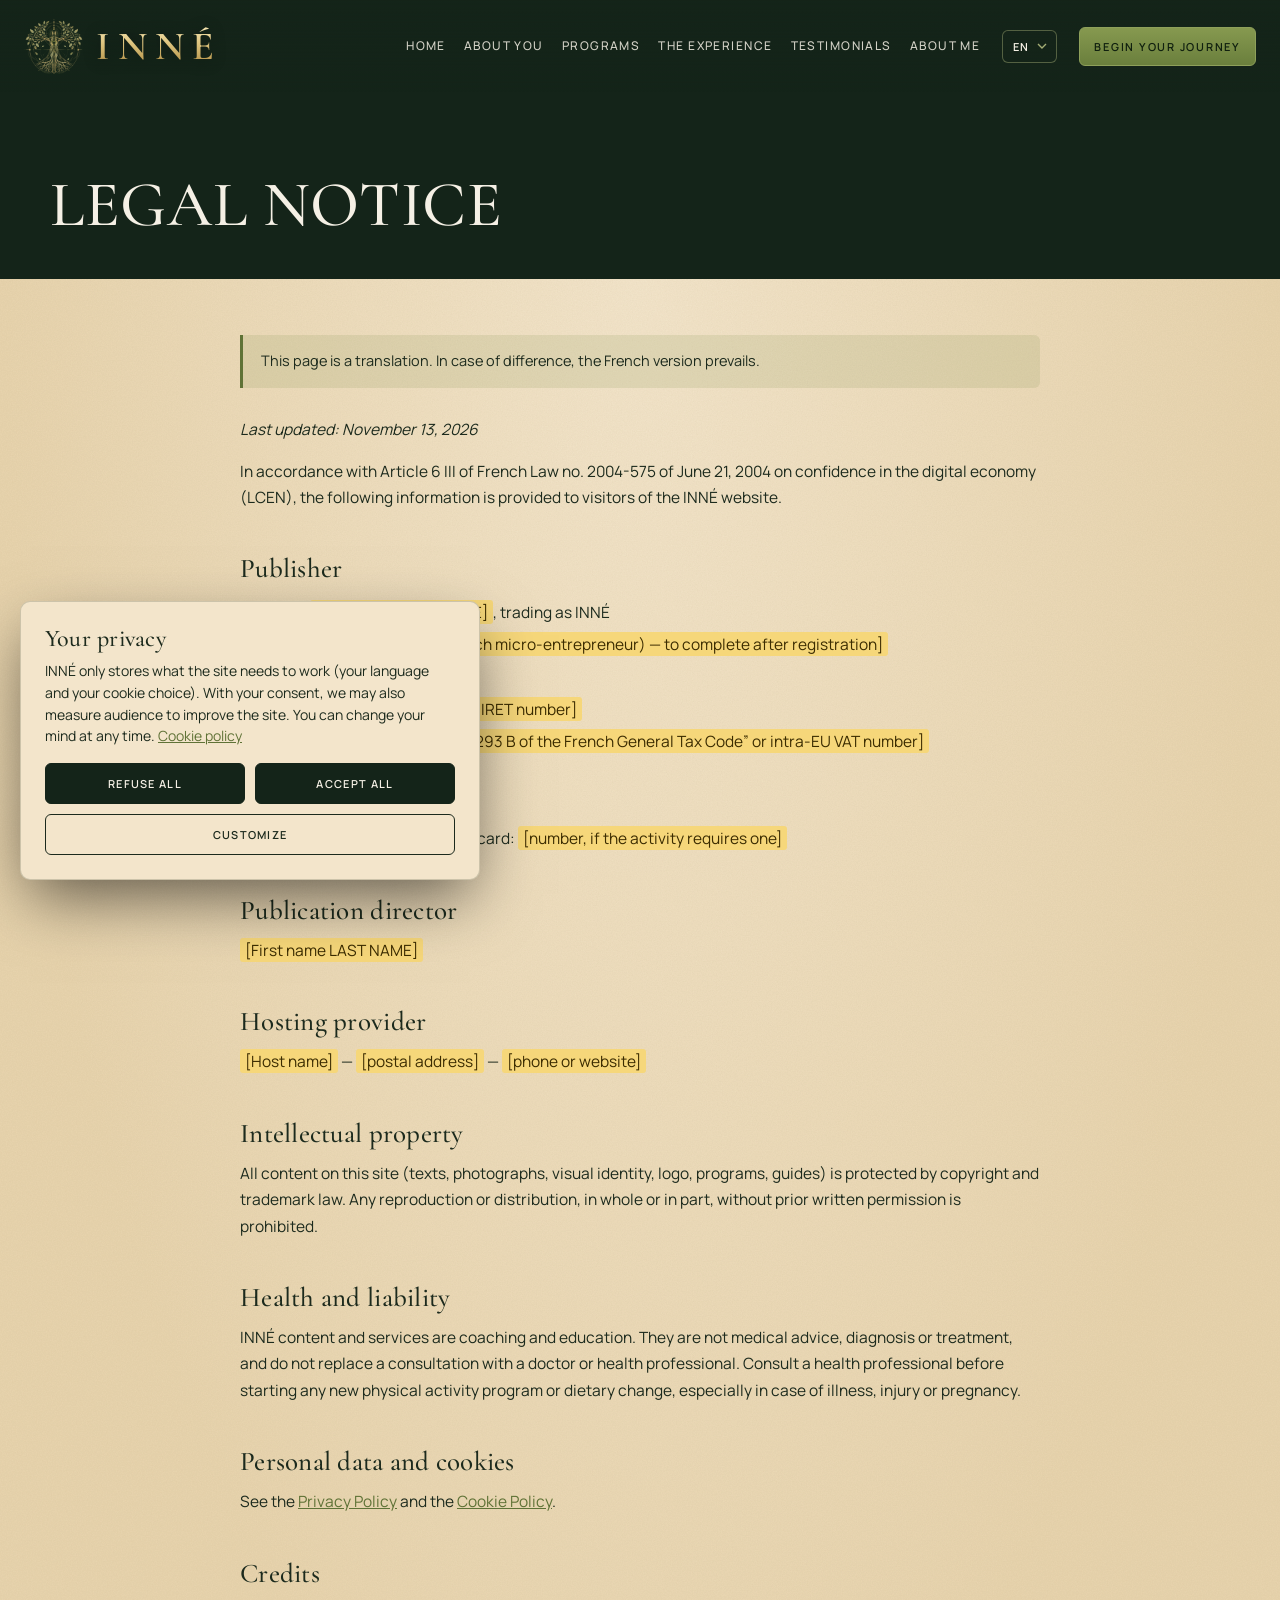
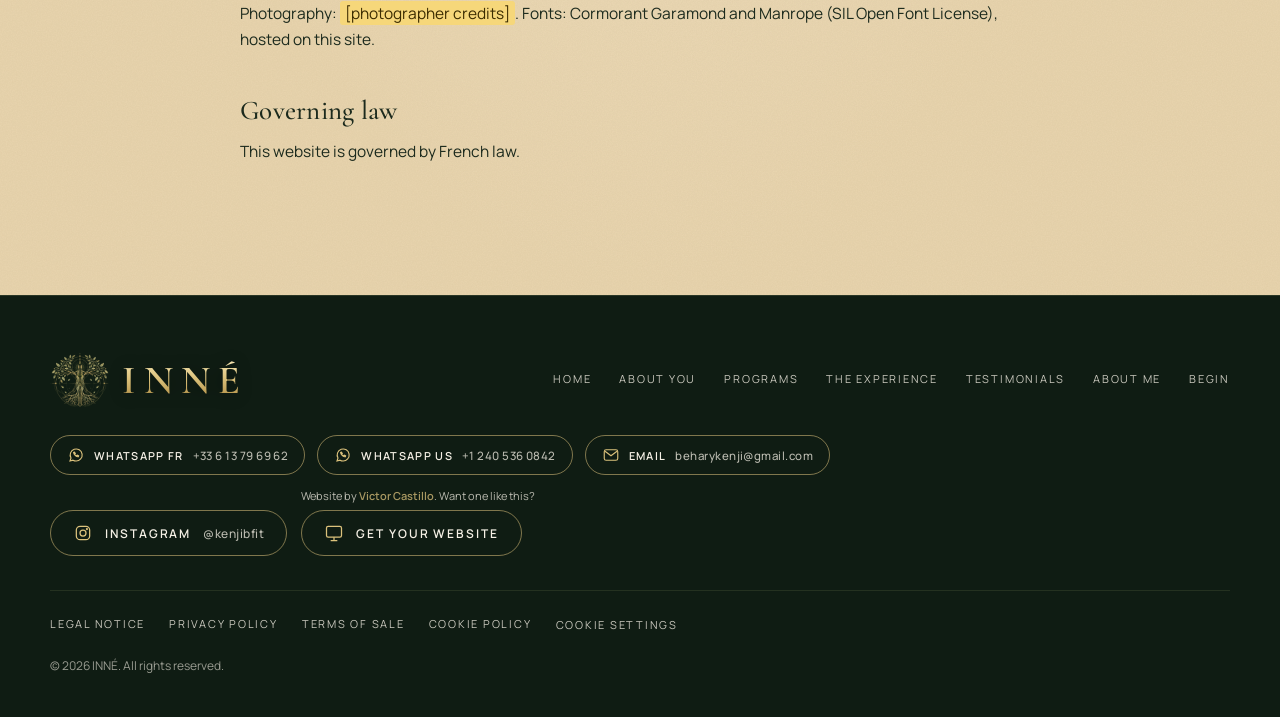
<file: INNE-site/legal.html>
<!DOCTYPE html>
<html lang="en" translate="no" data-title="ft.legal">
<head>
<meta charset="utf-8">
<meta name="viewport" content="width=device-width, initial-scale=1">
<title>Legal notice — INNÉ</title>
<meta name="description" content="Legal notice — INNÉ">
<meta property="og:title" content="Legal notice — INNÉ">
<meta property="og:description" content="Legal notice — INNÉ">
<meta property="og:type" content="website">
<meta name="theme-color" content="#142419">
<meta name="google" content="notranslate">
<link rel="icon" href="data:image/svg+xml,%3Csvg xmlns='http://www.w3.org/2000/svg' viewBox='0 0 64 64'%3E%3Crect width='64' height='64' rx='10' fill='%23142419'/%3E%3Cpath d='M18 46c0-18 10-28 28-30 0 18-10 30-26 30M18 46l16-16' fill='none' stroke='%23A4AD75' stroke-width='3' stroke-linecap='round'/%3E%3C/svg%3E">
<link rel="stylesheet" href="css/inne.css">
<script>document.documentElement.classList.add("js")</script>
</head>
<body>
<a class="skip" href="#main" data-i18n="skip">Skip to content</a>
<header class="site-header">
  <div class="wrap">
    <a class="logo" href="index.html" aria-label="INNÉ — The Wisdom Within"><img src="img/emblem-sm.png" alt="" width="60" height="56"><span><b>INNÉ</b><small>The Wisdom Within</small></span></a>
    <nav class="nav" id="nav" aria-label="Main"><a href="index.html" data-i18n="nav.home">Home</a><a href="about-you.html" data-i18n="nav.aboutyou">About you</a><a href="programs.html" data-i18n="nav.programs">Programs</a><a href="experience.html" data-i18n="nav.experience">The Experience</a><a href="journeys.html" data-i18n="nav.journeys">Testimonials</a><a href="about.html" data-i18n="nav.aboutme">About me</a><a class="nav-only" href="begin.html" data-i18n="nav.cta">Begin Your Journey</a></nav>
    <select class="lang" id="lang" aria-label="Language" data-i18n-aria="lang.label"><option value="en" label="EN">EN</option><option value="es" label="ES">ES</option><option value="fr" label="FR">FR</option><option value="sv" label="SV">SV</option><option value="de" label="DE">DE</option><option value="it" label="IT">IT</option></select>
    <a class="btn btn-solid btn-sm" href="begin.html" data-i18n="nav.cta">Begin Your Journey</a>
    <button class="burger" type="button" aria-controls="nav" aria-expanded="false" aria-label="Menu" data-i18n-aria="nav.menu"><span></span><span></span></button>
  </div>
</header>
<main id="main"><section class="page-hero plain"><div class="wrap"><h1 class="reveal" data-i18n="ft.legal">Legal notice</h1></div></section>
<section class="section sand" style="padding-top:56px"><div class="wrap"><div class="legal">
  <p class="notice" data-legal-note hidden data-i18n="legal.note">This page is a translation. In case of difference, the French version prevails.</p>
  <div data-legal="en" lang="en">
<p><em>Last updated: November 13, 2026</em></p>
<p>In accordance with Article 6 III of French Law no. 2004-575 of June 21, 2004 on confidence in the digital economy (LCEN), the following information is provided to visitors of the INNÉ website.</p>
<h2>Publisher</h2>
<ul>
<li>Name: <mark>[First name LAST NAME]</mark>, trading as INNÉ</li>
<li>Status: <mark>[sole proprietor (French micro-entrepreneur) — to complete after registration]</mark></li>
<li>Address: <mark>[business address]</mark></li>
<li>SIRET (French business ID): <mark>[SIRET number]</mark></li>
<li>VAT: <mark>[“VAT not applicable, art. 293 B of the French General Tax Code” or intra-EU VAT number]</mark></li>
<li>Email: <a href="mailto:beharykenji@gmail.com">beharykenji@gmail.com</a></li>
<li>Phone: <mark>[phone number]</mark></li>
<li>Professional sports instructor card: <mark>[number, if the activity requires one]</mark></li>
</ul>
<h2>Publication director</h2>
<p><mark>[First name LAST NAME]</mark></p>
<h2>Hosting provider</h2>
<p><mark>[Host name]</mark> — <mark>[postal address]</mark> — <mark>[phone or website]</mark></p>
<h2>Intellectual property</h2>
<p>All content on this site (texts, photographs, visual identity, logo, programs, guides) is protected by copyright and trademark law. Any reproduction or distribution, in whole or in part, without prior written permission is prohibited.</p>
<h2>Health and liability</h2>
<p>INNÉ content and services are coaching and education. They are not medical advice, diagnosis or treatment, and do not replace a consultation with a doctor or health professional. Consult a health professional before starting any new physical activity program or dietary change, especially in case of illness, injury or pregnancy.</p>
<h2>Personal data and cookies</h2>
<p>See the <a href="privacy.html">Privacy Policy</a> and the <a href="cookies.html">Cookie Policy</a>.</p>
<h2>Credits</h2>
<p>Photography: <mark>[photographer credits]</mark>. Fonts: Cormorant Garamond and Manrope (SIL Open Font License), hosted on this site.</p>
<h2>Governing law</h2>
<p>This website is governed by French law.</p>
</div><div data-legal="es" lang="es" hidden>
<p><em>Última actualización: 13 de noviembre de 2026</em></p>
<p>De conformidad con el artículo 6 III de la ley francesa n.º 2004-575, de 21 de junio de 2004, de confianza en la economía digital (LCEN), se facilita la siguiente información a los visitantes del sitio INNÉ.</p>
<h2>Titular del sitio</h2>
<ul>
<li>Nombre: <mark>[Nombre APELLIDO]</mark>, que opera con el nombre comercial INNÉ</li>
<li>Forma jurídica: <mark>[empresario individual (microempresario francés) — a completar tras el registro]</mark></li>
<li>Dirección: <mark>[dirección profesional]</mark></li>
<li>SIRET (identificador de empresa francés): <mark>[número SIRET]</mark></li>
<li>IVA: <mark>[«IVA no aplicable, art. 293 B del Código General de Impuestos francés» o número de IVA intracomunitario]</mark></li>
<li>Correo electrónico: <a href="mailto:beharykenji@gmail.com">beharykenji@gmail.com</a></li>
<li>Teléfono: <mark>[número de teléfono]</mark></li>
<li>Tarjeta profesional de educador deportivo: <mark>[número, si la actividad lo exige]</mark></li>
</ul>
<h2>Director de la publicación</h2>
<p><mark>[Nombre APELLIDO]</mark></p>
<h2>Alojamiento</h2>
<p><mark>[Nombre del proveedor]</mark> — <mark>[dirección postal]</mark> — <mark>[teléfono o sitio web]</mark></p>
<h2>Propiedad intelectual</h2>
<p>Todos los contenidos de este sitio (textos, fotografías, identidad visual, logotipo, programas, guías) están protegidos por los derechos de autor y de marca. Queda prohibida toda reproducción o difusión, total o parcial, sin autorización previa por escrito.</p>
<h2>Salud y responsabilidad</h2>
<p>Los contenidos y servicios de INNÉ son coaching y educación. No constituyen consejo médico, diagnóstico ni tratamiento, y no sustituyen la consulta con un médico o profesional de la salud. Consulta a un profesional de la salud antes de iniciar cualquier nuevo programa de actividad física o cambio de alimentación, especialmente en caso de enfermedad, lesión o embarazo.</p>
<h2>Datos personales y cookies</h2>
<p>Consulta la <a href="privacy.html">Política de privacidad</a> y la <a href="cookies.html">Política de cookies</a>.</p>
<h2>Créditos</h2>
<p>Fotografías: <mark>[créditos de los fotógrafos]</mark>. Tipografías: Cormorant Garamond y Manrope (licencia SIL Open Font), alojadas en este sitio.</p>
<h2>Legislación aplicable</h2>
<p>Este sitio se rige por la legislación francesa.</p>
</div><div data-legal="fr" lang="fr" hidden>
<p><em>Dernière mise à jour : 13 novembre 2026</em></p>
<p>Conformément à l'article 6 III de la loi n° 2004-575 du 21 juin 2004 pour la confiance dans l'économie numérique (LCEN), les informations suivantes sont portées à la connaissance des visiteurs du site INNÉ.</p>
<h2>Éditeur du site</h2>
<ul>
<li>Nom : <mark>[Prénom NOM]</mark>, exerçant sous le nom commercial INNÉ</li>
<li>Statut : <mark>[entrepreneur individuel (micro-entrepreneur) — à compléter après l'immatriculation]</mark></li>
<li>Adresse : <mark>[adresse professionnelle ou de domiciliation]</mark></li>
<li>SIRET : <mark>[numéro SIRET]</mark></li>
<li>TVA : <mark>[« TVA non applicable, art. 293 B du CGI » si franchise en base, sinon n° de TVA intracommunautaire]</mark></li>
<li>E-mail : <a href="mailto:beharykenji@gmail.com">beharykenji@gmail.com</a></li>
<li>Téléphone : <mark>[numéro de téléphone]</mark></li>
<li>Carte professionnelle d'éducateur sportif : <mark>[numéro, si l'activité y est soumise]</mark></li>
</ul>
<h2>Directeur de la publication</h2>
<p><mark>[Prénom NOM]</mark></p>
<h2>Hébergeur</h2>
<p><mark>[Nom de l'hébergeur]</mark> — <mark>[adresse postale]</mark> — <mark>[téléphone ou site web]</mark></p>
<h2>Propriété intellectuelle</h2>
<p>L'ensemble des contenus de ce site (textes, photographies, identité visuelle, logo, programmes, guides) est protégé par le droit d'auteur et le droit des marques. Toute reproduction, représentation ou diffusion, totale ou partielle, sans autorisation écrite préalable est interdite.</p>
<h2>Santé et responsabilité</h2>
<p>Les contenus et services INNÉ relèvent du coaching et de l'éducation. Ils ne constituent ni un avis médical, ni un diagnostic, ni un traitement, et ne remplacent pas la consultation d'un médecin ou d'un professionnel de santé. Consultez un professionnel de santé avant d'entreprendre tout nouveau programme d'activité physique ou tout changement alimentaire, en particulier en cas de pathologie, de blessure ou de grossesse.</p>
<h2>Données personnelles et cookies</h2>
<p>Voir la <a href="privacy.html">Politique de confidentialité</a> et la <a href="cookies.html">Politique cookies</a>.</p>
<h2>Crédits</h2>
<p>Photographies : <mark>[crédits des photographes]</mark>. Polices : Cormorant Garamond et Manrope (licence SIL Open Font), hébergées sur ce site.</p>
<h2>Droit applicable</h2>
<p>Le présent site est soumis au droit français.</p>
</div><div data-legal="sv" lang="sv" hidden>
<p><em>Senast uppdaterad: 13 november 2026</em></p>
<p>I enlighet med artikel 6 III i den franska lagen nr 2004-575 av den 21 juni 2004 om förtroende för den digitala ekonomin (LCEN) lämnas följande information till besökare på INNÉ:s webbplats.</p>
<h2>Utgivare</h2>
<ul>
<li>Namn: <mark>[Förnamn EFTERNAMN]</mark>, verksam under handelsnamnet INNÉ</li>
<li>Företagsform: <mark>[enskild näringsidkare (fransk micro-entrepreneur) — fylls i efter registrering]</mark></li>
<li>Adress: <mark>[företagsadress]</mark></li>
<li>SIRET (franskt organisationsnummer): <mark>[SIRET-nummer]</mark></li>
<li>Moms: <mark>[”Moms ej tillämplig, art. 293 B i den franska skattelagen” eller momsregistreringsnummer]</mark></li>
<li>E-post: <a href="mailto:beharykenji@gmail.com">beharykenji@gmail.com</a></li>
<li>Telefon: <mark>[telefonnummer]</mark></li>
<li>Yrkeskort för idrottsinstruktör: <mark>[nummer, om verksamheten kräver det]</mark></li>
</ul>
<h2>Ansvarig utgivare</h2>
<p><mark>[Förnamn EFTERNAMN]</mark></p>
<h2>Webbhotell</h2>
<p><mark>[Leverantörens namn]</mark> — <mark>[postadress]</mark> — <mark>[telefon eller webbplats]</mark></p>
<h2>Immateriella rättigheter</h2>
<p>Allt innehåll på webbplatsen (texter, fotografier, visuell identitet, logotyp, program, guider) skyddas av upphovsrätt och varumärkesrätt. All återgivning eller spridning, helt eller delvis, utan föregående skriftligt tillstånd är förbjuden.</p>
<h2>Hälsa och ansvar</h2>
<p>INNÉ:s innehåll och tjänster är coaching och utbildning. De utgör inte medicinsk rådgivning, diagnos eller behandling och ersätter inte ett besök hos läkare eller annan vårdpersonal. Rådgör med vårdpersonal innan du påbörjar ett nytt träningsprogram eller ändrar din kost, särskilt vid sjukdom, skada eller graviditet.</p>
<h2>Personuppgifter och cookies</h2>
<p>Se <a href="privacy.html">integritetspolicyn</a> och <a href="cookies.html">cookiepolicyn</a>.</p>
<h2>Upphov</h2>
<p>Fotografier: <mark>[fotografernas namn]</mark>. Typsnitt: Cormorant Garamond och Manrope (SIL Open Font License), som ligger på denna webbplats.</p>
<h2>Tillämplig lag</h2>
<p>Webbplatsen lyder under fransk lag.</p>
</div><div data-legal="de" lang="de" hidden>
<p><em>Letzte Aktualisierung: 13. November 2026</em></p>
<p>Gemäß Artikel 6 III des französischen Gesetzes Nr. 2004-575 vom 21. Juni 2004 über das Vertrauen in die digitale Wirtschaft (LCEN) werden den Besucherinnen und Besuchern der INNÉ-Website folgende Angaben zur Verfügung gestellt.</p>
<h2>Herausgeber</h2>
<ul>
<li>Name: <mark>[Vorname NACHNAME]</mark>, tätig unter dem Handelsnamen INNÉ</li>
<li>Rechtsform: <mark>[Einzelunternehmer (französischer Micro-Entrepreneur) — nach der Registrierung zu ergänzen]</mark></li>
<li>Anschrift: <mark>[Geschäftsanschrift]</mark></li>
<li>SIRET (französische Unternehmensnummer): <mark>[SIRET-Nummer]</mark></li>
<li>Umsatzsteuer: <mark>[„Umsatzsteuer nicht anwendbar, Art. 293 B des französischen Steuergesetzbuchs“ oder USt-IdNr.]</mark></li>
<li>E-Mail: <a href="mailto:beharykenji@gmail.com">beharykenji@gmail.com</a></li>
<li>Telefon: <mark>[Telefonnummer]</mark></li>
<li>Berufsausweis für Sporttrainer: <mark>[Nummer, sofern für die Tätigkeit erforderlich]</mark></li>
</ul>
<h2>Verantwortlich für den Inhalt</h2>
<p><mark>[Vorname NACHNAME]</mark></p>
<h2>Hosting</h2>
<p><mark>[Name des Hosters]</mark> — <mark>[Postanschrift]</mark> — <mark>[Telefon oder Website]</mark></p>
<h2>Geistiges Eigentum</h2>
<p>Alle Inhalte dieser Website (Texte, Fotografien, visuelle Identität, Logo, Programme, Guides) sind urheber- und markenrechtlich geschützt. Jede vollständige oder teilweise Vervielfältigung oder Verbreitung ohne vorherige schriftliche Genehmigung ist untersagt.</p>
<h2>Gesundheit und Haftung</h2>
<p>Die Inhalte und Leistungen von INNÉ sind Coaching und Bildung. Sie stellen keine medizinische Beratung, Diagnose oder Behandlung dar und ersetzen nicht den Besuch bei Ärztin, Arzt oder anderem Gesundheitsfachpersonal. Hole ärztlichen Rat ein, bevor du ein neues Bewegungsprogramm oder eine Ernährungsumstellung beginnst, insbesondere bei Erkrankung, Verletzung oder Schwangerschaft.</p>
<h2>Personenbezogene Daten und Cookies</h2>
<p>Siehe <a href="privacy.html">Datenschutzerklärung</a> und <a href="cookies.html">Cookie-Richtlinie</a>.</p>
<h2>Nachweise</h2>
<p>Fotografien: <mark>[Bildnachweise]</mark>. Schriften: Cormorant Garamond und Manrope (SIL Open Font License), auf dieser Website gehostet.</p>
<h2>Anwendbares Recht</h2>
<p>Diese Website unterliegt französischem Recht.</p>
</div><div data-legal="it" lang="it" hidden>
<p><em>Ultimo aggiornamento: 13 novembre 2026</em></p>
<p>Ai sensi dell'articolo 6 III della legge francese n. 2004-575 del 21 giugno 2004 per la fiducia nell'economia digitale (LCEN), si forniscono ai visitatori del sito INNÉ le seguenti informazioni.</p>
<h2>Editore del sito</h2>
<ul>
<li>Nome: <mark>[Nome COGNOME]</mark>, che opera con il nome commerciale INNÉ</li>
<li>Forma giuridica: <mark>[imprenditore individuale (micro-entrepreneur francese) — da completare dopo la registrazione]</mark></li>
<li>Indirizzo: <mark>[indirizzo professionale]</mark></li>
<li>SIRET (identificativo d'impresa francese): <mark>[numero SIRET]</mark></li>
<li>IVA: <mark>[«IVA non applicabile, art. 293 B del Codice generale delle imposte francese» oppure partita IVA intracomunitaria]</mark></li>
<li>E-mail: <a href="mailto:beharykenji@gmail.com">beharykenji@gmail.com</a></li>
<li>Telefono: <mark>[numero di telefono]</mark></li>
<li>Tessera professionale di istruttore sportivo: <mark>[numero, se richiesto dall'attività]</mark></li>
</ul>
<h2>Direttore della pubblicazione</h2>
<p><mark>[Nome COGNOME]</mark></p>
<h2>Hosting</h2>
<p><mark>[Nome del fornitore]</mark> — <mark>[indirizzo postale]</mark> — <mark>[telefono o sito web]</mark></p>
<h2>Proprietà intellettuale</h2>
<p>Tutti i contenuti di questo sito (testi, fotografie, identità visiva, logo, programmi, guide) sono protetti dal diritto d'autore e dal diritto dei marchi. È vietata qualsiasi riproduzione o diffusione, totale o parziale, senza previa autorizzazione scritta.</p>
<h2>Salute e responsabilità</h2>
<p>I contenuti e i servizi INNÉ sono coaching e formazione. Non costituiscono parere medico, diagnosi o trattamento e non sostituiscono il consulto di un medico o di un professionista sanitario. Consulta un professionista sanitario prima di iniziare qualsiasi nuovo programma di attività fisica o cambiamento alimentare, in particolare in caso di patologia, infortunio o gravidanza.</p>
<h2>Dati personali e cookie</h2>
<p>Consulta l'<a href="privacy.html">Informativa sulla privacy</a> e la <a href="cookies.html">Cookie policy</a>.</p>
<h2>Crediti</h2>
<p>Fotografie: <mark>[crediti dei fotografi]</mark>. Caratteri: Cormorant Garamond e Manrope (licenza SIL Open Font), ospitati su questo sito.</p>
<h2>Legge applicabile</h2>
<p>Il presente sito è soggetto alla legge francese.</p>
</div>
</div></div></section>
</main>
<footer class="site-footer">
  <div class="wrap">
    <div class="foot-top">
      <a class="logo" href="index.html" aria-label="INNÉ — The Wisdom Within"><img src="img/emblem-sm.png" alt="" width="60" height="56"><span><b>INNÉ</b><small>The Wisdom Within</small></span></a>
      <nav class="foot-nav" aria-label="Footer"><a href="index.html" data-i18n="nav.home">Home</a><a href="about-you.html" data-i18n="nav.aboutyou">About you</a><a href="programs.html" data-i18n="nav.programs">Programs</a><a href="experience.html" data-i18n="nav.experience">The Experience</a><a href="journeys.html" data-i18n="nav.journeys">Testimonials</a><a href="about.html" data-i18n="nav.aboutme">About me</a><a href="begin.html" data-i18n="nav.begin">Begin</a></nav>
      <div class="foot-contact"><div class="contact-row"><a class="social-btn" href="https://wa.me/33613796962" target="_blank" rel="noopener"><svg viewBox="0 0 24 24" aria-hidden="true"><path d="M4 20l1.3-4A8 8 0 1112 20a8 8 0 01-4-1.1z"/><path d="M9 9.2c.3 1.7 2.1 3.6 3.8 4l1.1-1 1.6.8-.3 1.3c-2.5.5-6.2-3-6.4-5.6l1.3-.4.8 1.6z"/></svg><span data-i18n="ct.wafr">WhatsApp FR</span><small>+33 6 13 79 69 62</small></a><a class="social-btn" href="https://wa.me/12405360842" target="_blank" rel="noopener"><svg viewBox="0 0 24 24" aria-hidden="true"><path d="M4 20l1.3-4A8 8 0 1112 20a8 8 0 01-4-1.1z"/><path d="M9 9.2c.3 1.7 2.1 3.6 3.8 4l1.1-1 1.6.8-.3 1.3c-2.5.5-6.2-3-6.4-5.6l1.3-.4.8 1.6z"/></svg><span data-i18n="ct.waus">WhatsApp US</span><small>+1 240 536 0842</small></a><a class="social-btn" href="mailto:beharykenji@gmail.com"><svg viewBox="0 0 24 24" aria-hidden="true"><rect x="3" y="5" width="18" height="14" rx="2.5"/><path d="M4 7l8 6 8-6"/></svg><span data-i18n="ct.mail">Email</span><small>beharykenji@gmail.com</small></a></div><div class="social"><a class="social-btn" data-social="instagram" href="#" hidden target="_blank" rel="noopener"><svg viewBox="0 0 24 24" aria-hidden="true"><rect x="4" y="4" width="16" height="16" rx="4.5"/><circle cx="12" cy="12" r="3.6"/><circle cx="16.7" cy="7.3" r=".6"/></svg><span>Instagram</span><small data-social-handle></small></a><a class="social-btn" data-social="youtube" href="#" hidden target="_blank" rel="noopener"><svg viewBox="0 0 24 24" aria-hidden="true"><rect x="3" y="6" width="18" height="12" rx="3.5"/><path d="M10.5 9.5l4 2.5-4 2.5z"/></svg><span>YouTube</span><small data-social-handle></small></a><div class="foot-credit" data-i18n="ft.credit"><span class="fc-text">Website by <b>Victor Castillo</b>. Want one like this?</span><a class="social-btn" href="https://sportifhybride.com/creation-site" target="_blank" rel="noopener"><svg viewBox="0 0 24 24" aria-hidden="true"><rect x="3" y="4" width="18" height="13" rx="2"/><path d="M8 21h8M12 17v4"/></svg><span>Get your website</span></a></div></div></div>
    </div>
    <div class="foot-legal">
      <a href="legal.html" data-i18n="ft.legal">Legal notice</a>
      <a href="privacy.html" data-i18n="ft.privacy">Privacy policy</a>
      <a href="terms.html" data-i18n="ft.terms">Terms of sale</a>
      <a href="cookies.html" data-i18n="ft.cookies">Cookie policy</a>
      <button type="button" data-cookie-open data-i18n="ft.manage">Cookie settings</button>
    </div>
    <p class="foot-note">© 2026 INNÉ. <span data-i18n="ft.rights">All rights reserved.</span></p>
  </div>
</footer>
<div class="cookie" id="cookie" role="dialog" aria-labelledby="ck-title" tabindex="-1" hidden>
  <h2 id="ck-title" data-i18n="ck.title">Your privacy</h2>
  <p style="margin:0"><span data-i18n="ck.text">INNÉ only stores what the site needs to work (your language and your cookie choice). With your consent, we may also measure audience to improve the site. You can change your mind at any time.</span> <a href="cookies.html" data-i18n="ft.cookies">Cookie policy</a></p>
  <div class="cookie-opts" id="cookie-opts" hidden>
    <label><input type="checkbox" checked disabled><span><b data-i18n="ck.ess">Essential</b><span data-i18n="ck.essd">Required for the site to work. Always active.</span></span></label>
    <label><input type="checkbox" id="ck-analytics"><span><b data-i18n="ck.an">Audience measurement</b><span data-i18n="ck.and">Helps us understand how the site is used. No such tool is active at the moment.</span></span></label>
  </div>
  <div class="cookie-actions">
    <button type="button" class="btn btn-eq" id="ck-refuse" data-i18n="ck.refuse">Refuse all</button>
    <button type="button" class="btn btn-eq" id="ck-accept" data-i18n="ck.accept">Accept all</button>
    <button type="button" class="btn btn-ink wide" id="ck-custom" data-i18n="ck.custom">Customize</button>
    <button type="button" class="btn btn-ink wide" id="ck-save" hidden data-i18n="ck.save">Save my choices</button>
  </div>
</div>
<script src="js/settings.js"></script>
<script src="js/texts.js"></script>
<script src="js/site.js"></script>
</body>
</html>
</file>
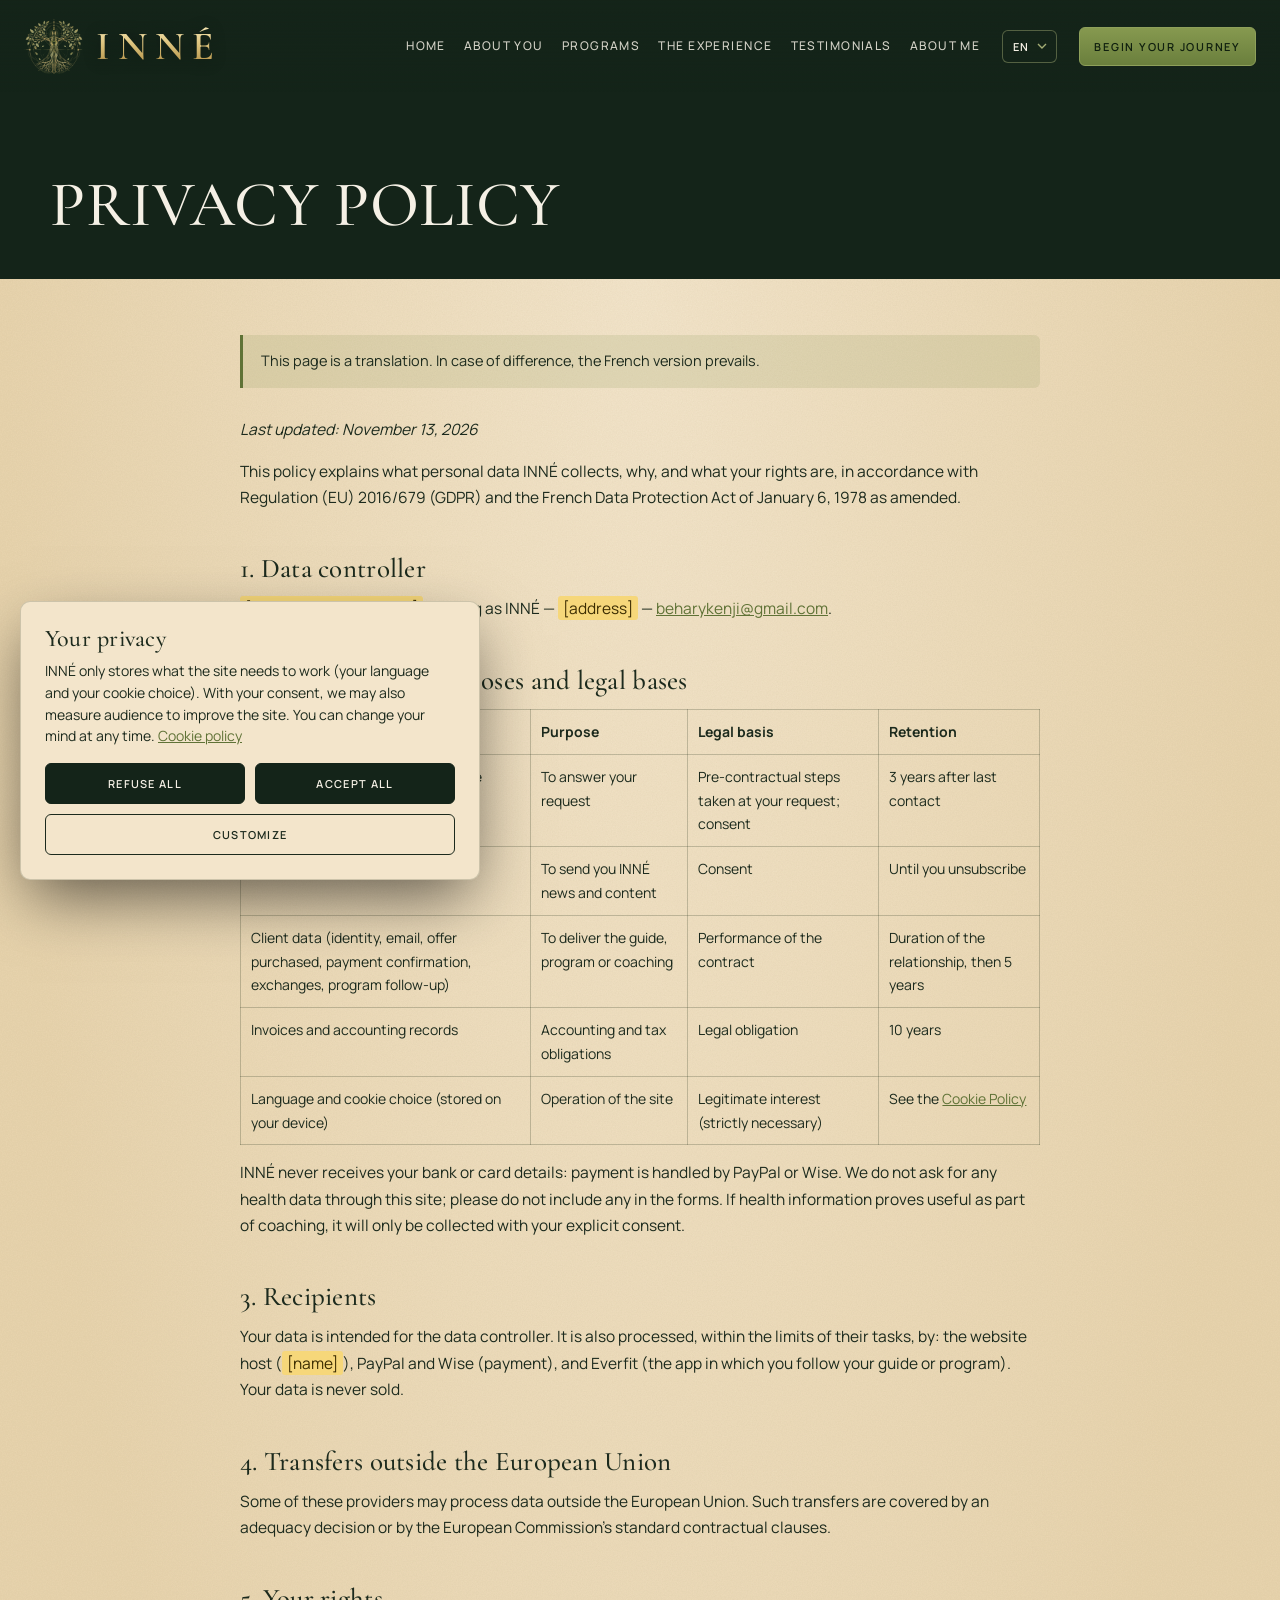
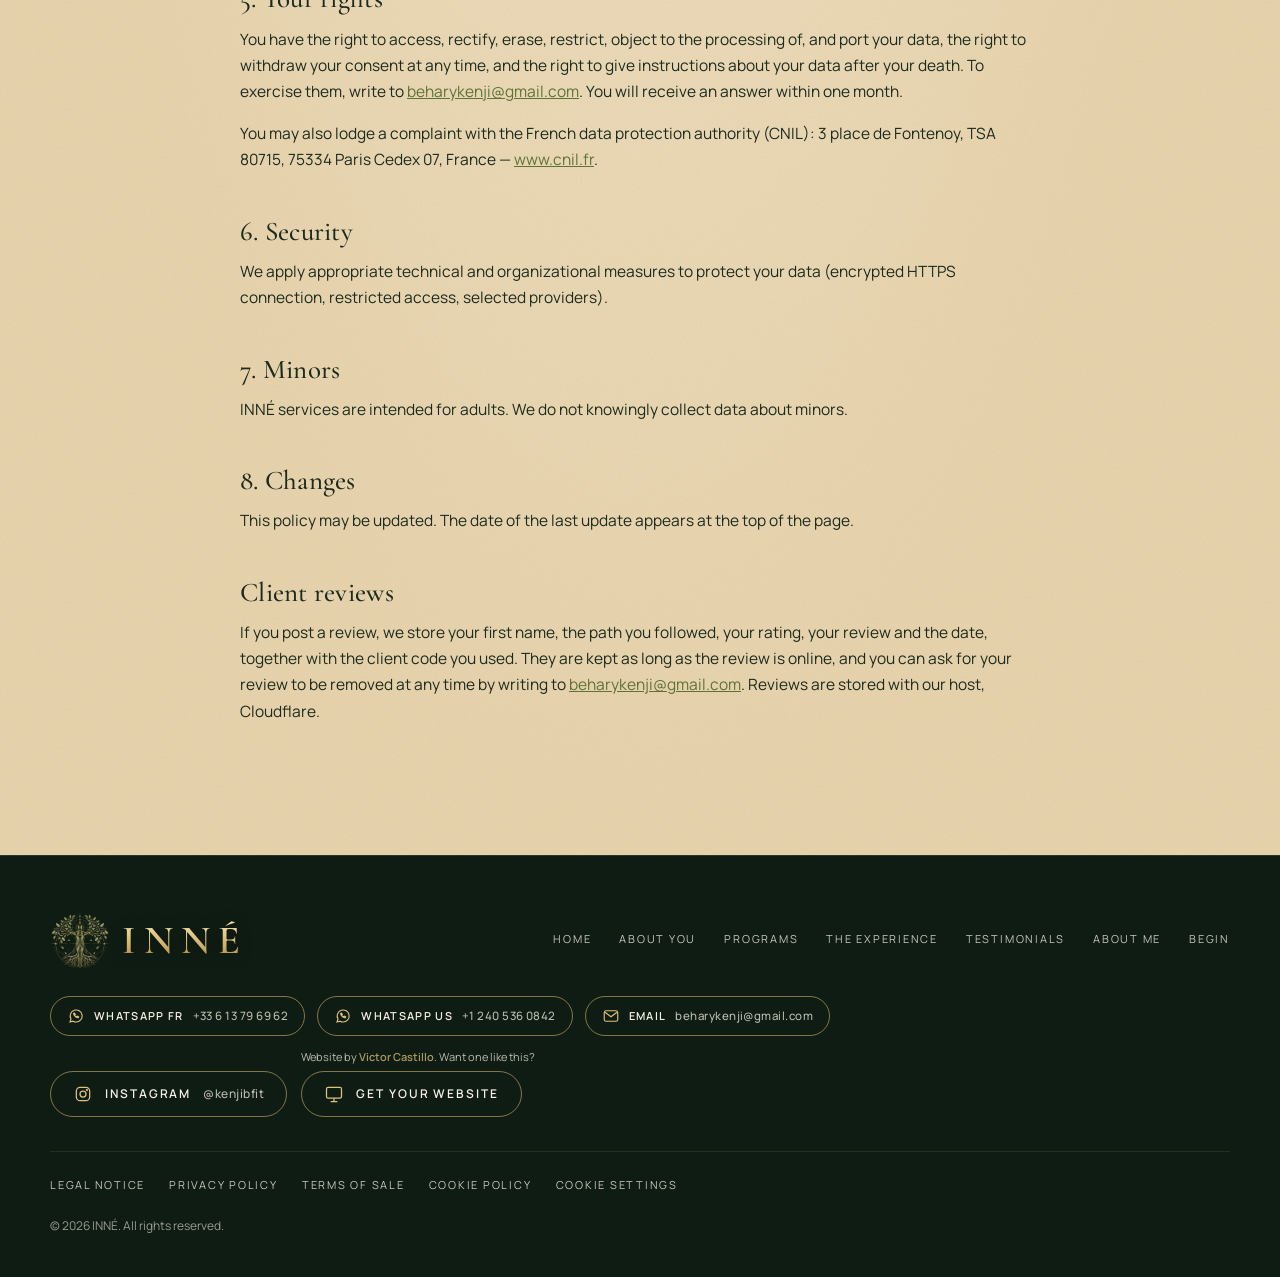
<file: INNE-site/privacy.html>
<!DOCTYPE html>
<html lang="en" translate="no" data-title="ft.privacy">
<head>
<meta charset="utf-8">
<meta name="viewport" content="width=device-width, initial-scale=1">
<title>Privacy policy — INNÉ</title>
<meta name="description" content="Privacy policy — INNÉ">
<meta property="og:title" content="Privacy policy — INNÉ">
<meta property="og:description" content="Privacy policy — INNÉ">
<meta property="og:type" content="website">
<meta name="theme-color" content="#142419">
<meta name="google" content="notranslate">
<link rel="icon" href="data:image/svg+xml,%3Csvg xmlns='http://www.w3.org/2000/svg' viewBox='0 0 64 64'%3E%3Crect width='64' height='64' rx='10' fill='%23142419'/%3E%3Cpath d='M18 46c0-18 10-28 28-30 0 18-10 30-26 30M18 46l16-16' fill='none' stroke='%23A4AD75' stroke-width='3' stroke-linecap='round'/%3E%3C/svg%3E">
<link rel="stylesheet" href="css/inne.css">
<script>document.documentElement.classList.add("js")</script>
</head>
<body>
<a class="skip" href="#main" data-i18n="skip">Skip to content</a>
<header class="site-header">
  <div class="wrap">
    <a class="logo" href="index.html" aria-label="INNÉ — The Wisdom Within"><img src="img/emblem-sm.png" alt="" width="60" height="56"><span><b>INNÉ</b><small>The Wisdom Within</small></span></a>
    <nav class="nav" id="nav" aria-label="Main"><a href="index.html" data-i18n="nav.home">Home</a><a href="about-you.html" data-i18n="nav.aboutyou">About you</a><a href="programs.html" data-i18n="nav.programs">Programs</a><a href="experience.html" data-i18n="nav.experience">The Experience</a><a href="journeys.html" data-i18n="nav.journeys">Testimonials</a><a href="about.html" data-i18n="nav.aboutme">About me</a><a class="nav-only" href="begin.html" data-i18n="nav.cta">Begin Your Journey</a></nav>
    <select class="lang" id="lang" aria-label="Language" data-i18n-aria="lang.label"><option value="en" label="EN">EN</option><option value="es" label="ES">ES</option><option value="fr" label="FR">FR</option><option value="sv" label="SV">SV</option><option value="de" label="DE">DE</option><option value="it" label="IT">IT</option></select>
    <a class="btn btn-solid btn-sm" href="begin.html" data-i18n="nav.cta">Begin Your Journey</a>
    <button class="burger" type="button" aria-controls="nav" aria-expanded="false" aria-label="Menu" data-i18n-aria="nav.menu"><span></span><span></span></button>
  </div>
</header>
<main id="main"><section class="page-hero plain"><div class="wrap"><h1 class="reveal" data-i18n="ft.privacy">Privacy policy</h1></div></section>
<section class="section sand" style="padding-top:56px"><div class="wrap"><div class="legal">
  <p class="notice" data-legal-note hidden data-i18n="legal.note">This page is a translation. In case of difference, the French version prevails.</p>
  <div data-legal="en" lang="en">
<p><em>Last updated: November 13, 2026</em></p>
<p>This policy explains what personal data INNÉ collects, why, and what your rights are, in accordance with Regulation (EU) 2016/679 (GDPR) and the French Data Protection Act of January 6, 1978 as amended.</p>
<h2>1. Data controller</h2>
<p><mark>[First name LAST NAME]</mark>, trading as INNÉ — <mark>[address]</mark> — <a href="mailto:beharykenji@gmail.com">beharykenji@gmail.com</a>.</p>
<h2>2. Data collected, purposes and legal bases</h2>
<table>
<tr><th>Data</th><th>Purpose</th><th>Legal basis</th><th>Retention</th></tr>
<tr><td>Name, email, chosen path, message (“Begin” form)</td><td>To answer your request</td><td>Pre-contractual steps taken at your request; consent</td><td>3 years after last contact</td></tr>
<tr><td>Email (community sign-up)</td><td>To send you INNÉ news and content</td><td>Consent</td><td>Until you unsubscribe</td></tr>
<tr><td>Client data (identity, email, offer purchased, payment confirmation, exchanges, program follow-up)</td><td>To deliver the guide, program or coaching</td><td>Performance of the contract</td><td>Duration of the relationship, then 5 years</td></tr>
<tr><td>Invoices and accounting records</td><td>Accounting and tax obligations</td><td>Legal obligation</td><td>10 years</td></tr>
<tr><td>Language and cookie choice (stored on your device)</td><td>Operation of the site</td><td>Legitimate interest (strictly necessary)</td><td>See the <a href="cookies.html">Cookie Policy</a></td></tr>
</table>
<p>INNÉ never receives your bank or card details: payment is handled by PayPal or Wise. We do not ask for any health data through this site; please do not include any in the forms. If health information proves useful as part of coaching, it will only be collected with your explicit consent.</p>
<h2>3. Recipients</h2>
<p>Your data is intended for the data controller. It is also processed, within the limits of their tasks, by: the website host (<mark>[name]</mark>), PayPal and Wise (payment), and Everfit (the app in which you follow your guide or program). Your data is never sold.</p>
<h2>4. Transfers outside the European Union</h2>
<p>Some of these providers may process data outside the European Union. Such transfers are covered by an adequacy decision or by the European Commission's standard contractual clauses.</p>
<h2>5. Your rights</h2>
<p>You have the right to access, rectify, erase, restrict, object to the processing of, and port your data, the right to withdraw your consent at any time, and the right to give instructions about your data after your death. To exercise them, write to <a href="mailto:beharykenji@gmail.com">beharykenji@gmail.com</a>. You will receive an answer within one month.</p>
<p>You may also lodge a complaint with the French data protection authority (CNIL): 3 place de Fontenoy, TSA 80715, 75334 Paris Cedex 07, France — <a href="https://www.cnil.fr" rel="noopener">www.cnil.fr</a>.</p>
<h2>6. Security</h2>
<p>We apply appropriate technical and organizational measures to protect your data (encrypted HTTPS connection, restricted access, selected providers).</p>
<h2>7. Minors</h2>
<p>INNÉ services are intended for adults. We do not knowingly collect data about minors.</p>
<h2>8. Changes</h2>
<p>This policy may be updated. The date of the last update appears at the top of the page.</p>
<h2>Client reviews</h2>
<p>If you post a review, we store your first name, the path you followed, your rating, your review and the date, together with the client code you used. They are kept as long as the review is online, and you can ask for your review to be removed at any time by writing to <a href="mailto:beharykenji@gmail.com">beharykenji@gmail.com</a>. Reviews are stored with our host, Cloudflare.</p>
</div><div data-legal="es" lang="es" hidden>
<p><em>Última actualización: 13 de noviembre de 2026</em></p>
<p>Esta política explica qué datos personales recoge INNÉ, por qué y cuáles son tus derechos, de conformidad con el Reglamento (UE) 2016/679 (RGPD) y la ley francesa de protección de datos de 6 de enero de 1978 modificada.</p>
<h2>1. Responsable del tratamiento</h2>
<p><mark>[Nombre APELLIDO]</mark>, que opera con el nombre INNÉ — <mark>[dirección]</mark> — <a href="mailto:beharykenji@gmail.com">beharykenji@gmail.com</a>.</p>
<h2>2. Datos recogidos, finalidades y bases jurídicas</h2>
<table>
<tr><th>Datos</th><th>Finalidad</th><th>Base jurídica</th><th>Conservación</th></tr>
<tr><td>Nombre, correo, camino elegido, mensaje (formulario «Empezar»)</td><td>Responder a tu solicitud</td><td>Medidas precontractuales a petición tuya; consentimiento</td><td>3 años desde el último contacto</td></tr>
<tr><td>Correo (inscripción a la comunidad)</td><td>Enviarte novedades y contenidos de INNÉ</td><td>Consentimiento</td><td>Hasta que te des de baja</td></tr>
<tr><td>Datos de clientes (identidad, correo, oferta comprada, confirmación de pago, intercambios, seguimiento del programa)</td><td>Entregar la guía, el programa o el coaching</td><td>Ejecución del contrato</td><td>Duración de la relación y 5 años más</td></tr>
<tr><td>Facturas y documentos contables</td><td>Obligaciones contables y fiscales</td><td>Obligación legal</td><td>10 años</td></tr>
<tr><td>Idioma y elección de cookies (guardados en tu dispositivo)</td><td>Funcionamiento del sitio</td><td>Interés legítimo (estrictamente necesario)</td><td>Consulta la <a href="cookies.html">Política de cookies</a></td></tr>
</table>
<p>INNÉ nunca recibe tus datos bancarios ni de tarjeta: el pago lo gestionan PayPal o Wise. No solicitamos ningún dato de salud a través de este sitio; por favor, no los incluyas en los formularios. Si alguna información de salud resultara útil en el marco de un coaching, solo se recogería con tu consentimiento explícito.</p>
<h2>3. Destinatarios</h2>
<p>Tus datos están destinados al responsable del tratamiento. También los tratan, dentro de los límites de sus funciones: el proveedor de alojamiento (<mark>[nombre]</mark>), PayPal y Wise (pago) y Everfit (la aplicación en la que sigues tu guía o tu programa). Tus datos nunca se venden.</p>
<h2>4. Transferencias fuera de la Unión Europea</h2>
<p>Algunos de estos proveedores pueden tratar datos fuera de la Unión Europea. Dichas transferencias están amparadas por una decisión de adecuación o por las cláusulas contractuales tipo de la Comisión Europea.</p>
<h2>5. Tus derechos</h2>
<p>Tienes derecho de acceso, rectificación, supresión, limitación, oposición y portabilidad de tus datos, derecho a retirar tu consentimiento en cualquier momento y derecho a dar instrucciones sobre el destino de tus datos tras tu fallecimiento. Para ejercerlos, escribe a <a href="mailto:beharykenji@gmail.com">beharykenji@gmail.com</a>. Recibirás respuesta en el plazo de un mes.</p>
<p>También puedes presentar una reclamación ante la autoridad francesa de protección de datos (CNIL): 3 place de Fontenoy, TSA 80715, 75334 París Cedex 07, Francia — <a href="https://www.cnil.fr" rel="noopener">www.cnil.fr</a>.</p>
<h2>6. Seguridad</h2>
<p>Aplicamos medidas técnicas y organizativas adecuadas para proteger tus datos (conexión cifrada HTTPS, acceso restringido, proveedores seleccionados).</p>
<h2>7. Menores</h2>
<p>Los servicios de INNÉ están dirigidos a personas mayores de edad. No recogemos deliberadamente datos de menores.</p>
<h2>8. Cambios</h2>
<p>Esta política puede actualizarse. La fecha de la última actualización figura al principio de la página.</p>
<h2>Opiniones de clientes</h2>
<p>Si publicas una opinión, guardamos tu nombre, el camino que seguiste, tu valoración, tu opinión y la fecha, junto con el código de cliente utilizado. Se conservan mientras la opinión esté publicada, y puedes pedir que se retire en cualquier momento escribiendo a <a href="mailto:beharykenji@gmail.com">beharykenji@gmail.com</a>. Las opiniones se almacenan en nuestro proveedor de alojamiento, Cloudflare.</p>
</div><div data-legal="fr" lang="fr" hidden>
<p><em>Dernière mise à jour : 13 novembre 2026</em></p>
<p>Cette politique explique quelles données personnelles INNÉ collecte, pourquoi, et quels sont vos droits, conformément au Règlement (UE) 2016/679 (RGPD) et à la loi « Informatique et Libertés » du 6 janvier 1978 modifiée.</p>
<h2>1. Responsable du traitement</h2>
<p><mark>[Prénom NOM]</mark>, exerçant sous le nom INNÉ — <mark>[adresse]</mark> — <a href="mailto:beharykenji@gmail.com">beharykenji@gmail.com</a>.</p>
<h2>2. Données collectées, finalités et bases légales</h2>
<table>
<tr><th>Données</th><th>Finalité</th><th>Base légale</th><th>Durée de conservation</th></tr>
<tr><td>Nom, e-mail, parcours choisi, message (formulaire « Commencer »)</td><td>Répondre à votre demande</td><td>Mesures précontractuelles prises à votre demande ; consentement</td><td>3 ans après le dernier contact</td></tr>
<tr><td>E-mail (inscription à la communauté)</td><td>Vous envoyer les actualités et contenus INNÉ</td><td>Consentement</td><td>Jusqu'à votre désinscription</td></tr>
<tr><td>Données clients (identité, e-mail, offre achetée, confirmation de paiement, échanges, suivi du programme)</td><td>Fournir le guide, le programme ou le coaching</td><td>Exécution du contrat</td><td>Durée de la relation, puis 5 ans</td></tr>
<tr><td>Factures et pièces comptables</td><td>Obligations comptables et fiscales</td><td>Obligation légale</td><td>10 ans</td></tr>
<tr><td>Langue et choix de cookies (stockés sur votre appareil)</td><td>Fonctionnement du site</td><td>Intérêt légitime (strictement nécessaire)</td><td>Voir la <a href="cookies.html">Politique cookies</a></td></tr>
</table>
<p>INNÉ ne reçoit jamais vos coordonnées bancaires : le paiement est traité par PayPal ou Wise. Nous ne vous demandons aucune donnée de santé via ce site ; merci de ne pas en indiquer dans les formulaires. Si des informations de santé s'avèrent utiles dans le cadre d'un coaching, elles ne seront recueillies qu'avec votre consentement explicite.</p>
<h2>3. Destinataires</h2>
<p>Vos données sont destinées au responsable du traitement. Elles sont également traitées, dans la limite de leurs missions, par : l'hébergeur du site (<mark>[nom]</mark>), PayPal et Wise (paiement), Everfit (application dans laquelle vous suivez votre guide ou votre programme). Vos données ne sont jamais vendues.</p>
<h2>4. Transferts hors Union européenne</h2>
<p>Certains de ces prestataires peuvent traiter des données en dehors de l'Union européenne. Ces transferts sont encadrés par une décision d'adéquation ou par les clauses contractuelles types de la Commission européenne.</p>
<h2>5. Vos droits</h2>
<p>Vous disposez d'un droit d'accès, de rectification, d'effacement, de limitation, d'opposition et de portabilité de vos données, du droit de retirer votre consentement à tout moment, ainsi que du droit de définir des directives relatives au sort de vos données après votre décès. Pour les exercer, écrivez à <a href="mailto:beharykenji@gmail.com">beharykenji@gmail.com</a>. Une réponse vous sera apportée dans un délai d'un mois.</p>
<p>Vous pouvez également introduire une réclamation auprès de la CNIL : 3 place de Fontenoy, TSA 80715, 75334 Paris Cedex 07 — <a href="https://www.cnil.fr" rel="noopener">www.cnil.fr</a>.</p>
<h2>6. Sécurité</h2>
<p>Nous mettons en œuvre des mesures techniques et organisationnelles adaptées pour protéger vos données (connexion chiffrée HTTPS, accès restreint, prestataires sélectionnés).</p>
<h2>7. Mineurs</h2>
<p>Les services INNÉ s'adressent aux personnes majeures. Nous ne collectons pas sciemment de données concernant des mineurs.</p>
<h2>8. Modifications</h2>
<p>Cette politique peut être mise à jour. La date de dernière mise à jour figure en haut de page.</p>
<h2>Avis clients</h2>
<p>Si vous publiez un avis, nous conservons votre prénom, le parcours suivi, votre note, votre avis et sa date, ainsi que le code client utilisé. Ces données sont conservées tant que l'avis est en ligne, et vous pouvez demander son retrait à tout moment en écrivant à <a href="mailto:beharykenji@gmail.com">beharykenji@gmail.com</a>. Les avis sont stockés chez notre hébergeur, Cloudflare.</p>
</div><div data-legal="sv" lang="sv" hidden>
<p><em>Senast uppdaterad: 13 november 2026</em></p>
<p>Den här policyn förklarar vilka personuppgifter INNÉ samlar in, varför, och vilka rättigheter du har, i enlighet med förordning (EU) 2016/679 (GDPR) och den franska dataskyddslagen av den 6 januari 1978 i dess ändrade lydelse.</p>
<h2>1. Personuppgiftsansvarig</h2>
<p><mark>[Förnamn EFTERNAMN]</mark>, verksam under namnet INNÉ — <mark>[adress]</mark> — <a href="mailto:beharykenji@gmail.com">beharykenji@gmail.com</a>.</p>
<h2>2. Uppgifter, ändamål och rättslig grund</h2>
<table>
<tr><th>Uppgifter</th><th>Ändamål</th><th>Rättslig grund</th><th>Lagringstid</th></tr>
<tr><td>Namn, e-post, vald väg, meddelande (formuläret ”Börja”)</td><td>Besvara din förfrågan</td><td>Åtgärder på din begäran innan avtal ingås; samtycke</td><td>3 år efter senaste kontakt</td></tr>
<tr><td>E-post (anmälan till gemenskapen)</td><td>Skicka nyheter och innehåll från INNÉ</td><td>Samtycke</td><td>Tills du avslutar prenumerationen</td></tr>
<tr><td>Kunduppgifter (identitet, e-post, köpt erbjudande, betalningsbekräftelse, kommunikation, uppföljning av programmet)</td><td>Leverera guiden, programmet eller coachingen</td><td>Fullgörande av avtal</td><td>Under kundrelationen och därefter 5 år</td></tr>
<tr><td>Fakturor och bokföringsunderlag</td><td>Bokförings- och skatteskyldigheter</td><td>Rättslig förpliktelse</td><td>10 år</td></tr>
<tr><td>Språk och cookieval (lagras på din enhet)</td><td>Webbplatsens funktion</td><td>Berättigat intresse (absolut nödvändigt)</td><td>Se <a href="cookies.html">cookiepolicyn</a></td></tr>
</table>
<p>INNÉ får aldrig tillgång till dina bank- eller kortuppgifter: betalningen hanteras av PayPal eller Wise. Vi ber inte om några hälsouppgifter via webbplatsen; ange inga sådana i formulären. Om hälsoinformation skulle vara till nytta inom ramen för coaching samlas den endast in med ditt uttryckliga samtycke.</p>
<h2>3. Mottagare</h2>
<p>Dina uppgifter är avsedda för den personuppgiftsansvarige. De behandlas också, inom ramen för respektive uppdrag, av: webbhotellet (<mark>[namn]</mark>), PayPal och Wise (betalning) samt Everfit (appen där du följer din guide eller ditt program). Dina uppgifter säljs aldrig.</p>
<h2>4. Överföringar utanför Europeiska unionen</h2>
<p>Vissa av dessa leverantörer kan behandla uppgifter utanför Europeiska unionen. Sådana överföringar omfattas av ett beslut om adekvat skyddsnivå eller av Europeiska kommissionens standardavtalsklausuler.</p>
<h2>5. Dina rättigheter</h2>
<p>Du har rätt till tillgång, rättelse, radering, begränsning, invändning och dataportabilitet, rätt att när som helst återkalla ditt samtycke samt rätt att lämna anvisningar om dina uppgifter efter din död. Skriv till <a href="mailto:beharykenji@gmail.com">beharykenji@gmail.com</a> för att utöva dem. Du får svar inom en månad.</p>
<p>Du kan också lämna klagomål till den franska dataskyddsmyndigheten (CNIL): 3 place de Fontenoy, TSA 80715, 75334 Paris Cedex 07, Frankrike — <a href="https://www.cnil.fr" rel="noopener">www.cnil.fr</a>.</p>
<h2>6. Säkerhet</h2>
<p>Vi vidtar lämpliga tekniska och organisatoriska åtgärder för att skydda dina uppgifter (krypterad HTTPS-anslutning, begränsad åtkomst, utvalda leverantörer).</p>
<h2>7. Minderåriga</h2>
<p>INNÉ:s tjänster riktar sig till myndiga personer. Vi samlar inte medvetet in uppgifter om minderåriga.</p>
<h2>8. Ändringar</h2>
<p>Policyn kan uppdateras. Datum för senaste uppdatering står överst på sidan.</p>
<h2>Kundomdömen</h2>
<p>Om du skriver ett omdöme sparar vi ditt förnamn, vägen du följde, ditt betyg, ditt omdöme och datumet, tillsammans med kundkoden du använde. Uppgifterna sparas så länge omdömet är publicerat, och du kan när som helst be om att det tas bort genom att skriva till <a href="mailto:beharykenji@gmail.com">beharykenji@gmail.com</a>. Omdömena lagras hos vårt webbhotell, Cloudflare.</p>
</div><div data-legal="de" lang="de" hidden>
<p><em>Letzte Aktualisierung: 13. November 2026</em></p>
<p>Diese Erklärung erläutert, welche personenbezogenen Daten INNÉ erhebt, warum, und welche Rechte du hast – gemäß der Verordnung (EU) 2016/679 (DSGVO) und dem französischen Datenschutzgesetz vom 6. Januar 1978 in der geänderten Fassung.</p>
<h2>1. Verantwortlicher</h2>
<p><mark>[Vorname NACHNAME]</mark>, tätig unter dem Namen INNÉ — <mark>[Anschrift]</mark> — <a href="mailto:beharykenji@gmail.com">beharykenji@gmail.com</a>.</p>
<h2>2. Erhobene Daten, Zwecke und Rechtsgrundlagen</h2>
<table>
<tr><th>Daten</th><th>Zweck</th><th>Rechtsgrundlage</th><th>Speicherdauer</th></tr>
<tr><td>Name, E-Mail, gewählter Weg, Nachricht (Formular „Beginnen“)</td><td>Beantwortung deiner Anfrage</td><td>Vorvertragliche Maßnahmen auf deine Anfrage; Einwilligung</td><td>3 Jahre nach dem letzten Kontakt</td></tr>
<tr><td>E-Mail (Anmeldung zur Community)</td><td>Zusendung von Neuigkeiten und Inhalten von INNÉ</td><td>Einwilligung</td><td>Bis zur Abmeldung</td></tr>
<tr><td>Kundendaten (Identität, E-Mail, gekauftes Angebot, Zahlungsbestätigung, Austausch, Programmverlauf)</td><td>Bereitstellung von Guide, Programm oder Coaching</td><td>Vertragserfüllung</td><td>Dauer der Geschäftsbeziehung, danach 5 Jahre</td></tr>
<tr><td>Rechnungen und Buchhaltungsunterlagen</td><td>Buchführungs- und Steuerpflichten</td><td>Gesetzliche Verpflichtung</td><td>10 Jahre</td></tr>
<tr><td>Sprache und Cookie-Auswahl (auf deinem Gerät gespeichert)</td><td>Betrieb der Website</td><td>Berechtigtes Interesse (unbedingt erforderlich)</td><td>Siehe <a href="cookies.html">Cookie-Richtlinie</a></td></tr>
</table>
<p>INNÉ erhält niemals deine Bank- oder Kartendaten: Die Zahlung wird von PayPal oder Wise abgewickelt. Über diese Website fragen wir keine Gesundheitsdaten ab; bitte gib in den Formularen keine an. Sollten Gesundheitsinformationen im Rahmen eines Coachings sinnvoll sein, werden sie nur mit deiner ausdrücklichen Einwilligung erhoben.</p>
<h2>3. Empfänger</h2>
<p>Deine Daten sind für den Verantwortlichen bestimmt. Sie werden außerdem im Rahmen ihrer jeweiligen Aufgaben verarbeitet von: dem Hoster der Website (<mark>[Name]</mark>), PayPal und Wise (Zahlung) sowie Everfit (der App, in der du deinen Guide oder dein Programm nutzt). Deine Daten werden niemals verkauft.</p>
<h2>4. Übermittlungen außerhalb der Europäischen Union</h2>
<p>Einige dieser Dienstleister können Daten außerhalb der Europäischen Union verarbeiten. Solche Übermittlungen erfolgen auf Grundlage eines Angemessenheitsbeschlusses oder der Standardvertragsklauseln der Europäischen Kommission.</p>
<h2>5. Deine Rechte</h2>
<p>Du hast das Recht auf Auskunft, Berichtigung, Löschung, Einschränkung der Verarbeitung, Widerspruch und Datenübertragbarkeit, das Recht, deine Einwilligung jederzeit zu widerrufen, sowie das Recht, Anweisungen zum Umgang mit deinen Daten nach deinem Tod zu erteilen. Schreibe dazu an <a href="mailto:beharykenji@gmail.com">beharykenji@gmail.com</a>. Du erhältst innerhalb eines Monats eine Antwort.</p>
<p>Du kannst außerdem Beschwerde bei der französischen Datenschutzbehörde (CNIL) einlegen: 3 place de Fontenoy, TSA 80715, 75334 Paris Cedex 07, Frankreich — <a href="https://www.cnil.fr" rel="noopener">www.cnil.fr</a>.</p>
<h2>6. Sicherheit</h2>
<p>Wir setzen geeignete technische und organisatorische Maßnahmen zum Schutz deiner Daten ein (verschlüsselte HTTPS-Verbindung, eingeschränkter Zugriff, ausgewählte Dienstleister).</p>
<h2>7. Minderjährige</h2>
<p>Die Leistungen von INNÉ richten sich an Volljährige. Wir erheben wissentlich keine Daten von Minderjährigen.</p>
<h2>8. Änderungen</h2>
<p>Diese Erklärung kann aktualisiert werden. Das Datum der letzten Aktualisierung steht am Seitenanfang.</p>
<h2>Kundenbewertungen</h2>
<p>Wenn du eine Bewertung abgibst, speichern wir deinen Vornamen, den gewählten Weg, deine Sternebewertung, deinen Bericht und das Datum sowie den verwendeten Kundencode. Die Daten bleiben gespeichert, solange die Bewertung online ist; du kannst jederzeit per E-Mail an <a href="mailto:beharykenji@gmail.com">beharykenji@gmail.com</a> die Entfernung verlangen. Die Bewertungen werden bei unserem Hoster Cloudflare gespeichert.</p>
</div><div data-legal="it" lang="it" hidden>
<p><em>Ultimo aggiornamento: 13 novembre 2026</em></p>
<p>Questa informativa spiega quali dati personali raccoglie INNÉ, perché, e quali sono i tuoi diritti, in conformità al Regolamento (UE) 2016/679 (GDPR) e alla legge francese sulla protezione dei dati del 6 gennaio 1978 e successive modifiche.</p>
<h2>1. Titolare del trattamento</h2>
<p><mark>[Nome COGNOME]</mark>, che opera con il nome INNÉ — <mark>[indirizzo]</mark> — <a href="mailto:beharykenji@gmail.com">beharykenji@gmail.com</a>.</p>
<h2>2. Dati raccolti, finalità e basi giuridiche</h2>
<table>
<tr><th>Dati</th><th>Finalità</th><th>Base giuridica</th><th>Conservazione</th></tr>
<tr><td>Nome, e-mail, percorso scelto, messaggio (modulo «Inizia»)</td><td>Rispondere alla tua richiesta</td><td>Misure precontrattuali adottate su tua richiesta; consenso</td><td>3 anni dall'ultimo contatto</td></tr>
<tr><td>E-mail (iscrizione alla community)</td><td>Inviarti novità e contenuti INNÉ</td><td>Consenso</td><td>Fino all'annullamento dell'iscrizione</td></tr>
<tr><td>Dati dei clienti (identità, e-mail, offerta acquistata, conferma di pagamento, scambi, andamento del programma)</td><td>Fornire la guida, il programma o il coaching</td><td>Esecuzione del contratto</td><td>Durata del rapporto, poi 5 anni</td></tr>
<tr><td>Fatture e documenti contabili</td><td>Obblighi contabili e fiscali</td><td>Obbligo di legge</td><td>10 anni</td></tr>
<tr><td>Lingua e scelta sui cookie (memorizzate sul tuo dispositivo)</td><td>Funzionamento del sito</td><td>Legittimo interesse (strettamente necessario)</td><td>Vedi la <a href="cookies.html">Cookie policy</a></td></tr>
</table>
<p>INNÉ non riceve mai i tuoi dati bancari o della carta: il pagamento è gestito da PayPal o Wise. Non chiediamo alcun dato sanitario tramite questo sito; ti preghiamo di non inserirne nei moduli. Se nell'ambito di un coaching dovessero risultare utili informazioni sulla salute, saranno raccolte solo con il tuo consenso esplicito.</p>
<h2>3. Destinatari</h2>
<p>I tuoi dati sono destinati al titolare del trattamento. Sono inoltre trattati, nei limiti dei rispettivi compiti, da: il fornitore di hosting (<mark>[nome]</mark>), PayPal e Wise (pagamento) ed Everfit (l'app in cui segui la tua guida o il tuo programma). I tuoi dati non vengono mai venduti.</p>
<h2>4. Trasferimenti fuori dall'Unione europea</h2>
<p>Alcuni di questi fornitori possono trattare dati al di fuori dell'Unione europea. Tali trasferimenti sono coperti da una decisione di adeguatezza o dalle clausole contrattuali tipo della Commissione europea.</p>
<h2>5. I tuoi diritti</h2>
<p>Hai il diritto di accesso, rettifica, cancellazione, limitazione, opposizione e portabilità dei tuoi dati, il diritto di revocare il consenso in qualsiasi momento e il diritto di dare istruzioni sulla sorte dei tuoi dati dopo la morte. Per esercitarli, scrivi a <a href="mailto:beharykenji@gmail.com">beharykenji@gmail.com</a>. Riceverai risposta entro un mese.</p>
<p>Puoi inoltre presentare reclamo all'autorità francese per la protezione dei dati (CNIL): 3 place de Fontenoy, TSA 80715, 75334 Parigi Cedex 07, Francia — <a href="https://www.cnil.fr" rel="noopener">www.cnil.fr</a>.</p>
<h2>6. Sicurezza</h2>
<p>Adottiamo misure tecniche e organizzative adeguate per proteggere i tuoi dati (connessione cifrata HTTPS, accesso limitato, fornitori selezionati).</p>
<h2>7. Minori</h2>
<p>I servizi INNÉ sono rivolti a persone maggiorenni. Non raccogliamo consapevolmente dati relativi a minori.</p>
<h2>8. Modifiche</h2>
<p>Questa informativa può essere aggiornata. La data dell'ultimo aggiornamento è indicata in cima alla pagina.</p>
<h2>Recensioni dei clienti</h2>
<p>Se pubblichi una recensione, conserviamo il tuo nome, il percorso seguito, il tuo voto, la tua recensione e la data, insieme al codice cliente utilizzato. I dati sono conservati finché la recensione è online e puoi chiederne la rimozione in qualsiasi momento scrivendo a <a href="mailto:beharykenji@gmail.com">beharykenji@gmail.com</a>. Le recensioni sono archiviate presso il nostro fornitore di hosting, Cloudflare.</p>
</div>
</div></div></section>
</main>
<footer class="site-footer">
  <div class="wrap">
    <div class="foot-top">
      <a class="logo" href="index.html" aria-label="INNÉ — The Wisdom Within"><img src="img/emblem-sm.png" alt="" width="60" height="56"><span><b>INNÉ</b><small>The Wisdom Within</small></span></a>
      <nav class="foot-nav" aria-label="Footer"><a href="index.html" data-i18n="nav.home">Home</a><a href="about-you.html" data-i18n="nav.aboutyou">About you</a><a href="programs.html" data-i18n="nav.programs">Programs</a><a href="experience.html" data-i18n="nav.experience">The Experience</a><a href="journeys.html" data-i18n="nav.journeys">Testimonials</a><a href="about.html" data-i18n="nav.aboutme">About me</a><a href="begin.html" data-i18n="nav.begin">Begin</a></nav>
      <div class="foot-contact"><div class="contact-row"><a class="social-btn" href="https://wa.me/33613796962" target="_blank" rel="noopener"><svg viewBox="0 0 24 24" aria-hidden="true"><path d="M4 20l1.3-4A8 8 0 1112 20a8 8 0 01-4-1.1z"/><path d="M9 9.2c.3 1.7 2.1 3.6 3.8 4l1.1-1 1.6.8-.3 1.3c-2.5.5-6.2-3-6.4-5.6l1.3-.4.8 1.6z"/></svg><span data-i18n="ct.wafr">WhatsApp FR</span><small>+33 6 13 79 69 62</small></a><a class="social-btn" href="https://wa.me/12405360842" target="_blank" rel="noopener"><svg viewBox="0 0 24 24" aria-hidden="true"><path d="M4 20l1.3-4A8 8 0 1112 20a8 8 0 01-4-1.1z"/><path d="M9 9.2c.3 1.7 2.1 3.6 3.8 4l1.1-1 1.6.8-.3 1.3c-2.5.5-6.2-3-6.4-5.6l1.3-.4.8 1.6z"/></svg><span data-i18n="ct.waus">WhatsApp US</span><small>+1 240 536 0842</small></a><a class="social-btn" href="mailto:beharykenji@gmail.com"><svg viewBox="0 0 24 24" aria-hidden="true"><rect x="3" y="5" width="18" height="14" rx="2.5"/><path d="M4 7l8 6 8-6"/></svg><span data-i18n="ct.mail">Email</span><small>beharykenji@gmail.com</small></a></div><div class="social"><a class="social-btn" data-social="instagram" href="#" hidden target="_blank" rel="noopener"><svg viewBox="0 0 24 24" aria-hidden="true"><rect x="4" y="4" width="16" height="16" rx="4.5"/><circle cx="12" cy="12" r="3.6"/><circle cx="16.7" cy="7.3" r=".6"/></svg><span>Instagram</span><small data-social-handle></small></a><a class="social-btn" data-social="youtube" href="#" hidden target="_blank" rel="noopener"><svg viewBox="0 0 24 24" aria-hidden="true"><rect x="3" y="6" width="18" height="12" rx="3.5"/><path d="M10.5 9.5l4 2.5-4 2.5z"/></svg><span>YouTube</span><small data-social-handle></small></a><div class="foot-credit" data-i18n="ft.credit"><span class="fc-text">Website by <b>Victor Castillo</b>. Want one like this?</span><a class="social-btn" href="https://sportifhybride.com/creation-site" target="_blank" rel="noopener"><svg viewBox="0 0 24 24" aria-hidden="true"><rect x="3" y="4" width="18" height="13" rx="2"/><path d="M8 21h8M12 17v4"/></svg><span>Get your website</span></a></div></div></div>
    </div>
    <div class="foot-legal">
      <a href="legal.html" data-i18n="ft.legal">Legal notice</a>
      <a href="privacy.html" data-i18n="ft.privacy">Privacy policy</a>
      <a href="terms.html" data-i18n="ft.terms">Terms of sale</a>
      <a href="cookies.html" data-i18n="ft.cookies">Cookie policy</a>
      <button type="button" data-cookie-open data-i18n="ft.manage">Cookie settings</button>
    </div>
    <p class="foot-note">© 2026 INNÉ. <span data-i18n="ft.rights">All rights reserved.</span></p>
  </div>
</footer>
<div class="cookie" id="cookie" role="dialog" aria-labelledby="ck-title" tabindex="-1" hidden>
  <h2 id="ck-title" data-i18n="ck.title">Your privacy</h2>
  <p style="margin:0"><span data-i18n="ck.text">INNÉ only stores what the site needs to work (your language and your cookie choice). With your consent, we may also measure audience to improve the site. You can change your mind at any time.</span> <a href="cookies.html" data-i18n="ft.cookies">Cookie policy</a></p>
  <div class="cookie-opts" id="cookie-opts" hidden>
    <label><input type="checkbox" checked disabled><span><b data-i18n="ck.ess">Essential</b><span data-i18n="ck.essd">Required for the site to work. Always active.</span></span></label>
    <label><input type="checkbox" id="ck-analytics"><span><b data-i18n="ck.an">Audience measurement</b><span data-i18n="ck.and">Helps us understand how the site is used. No such tool is active at the moment.</span></span></label>
  </div>
  <div class="cookie-actions">
    <button type="button" class="btn btn-eq" id="ck-refuse" data-i18n="ck.refuse">Refuse all</button>
    <button type="button" class="btn btn-eq" id="ck-accept" data-i18n="ck.accept">Accept all</button>
    <button type="button" class="btn btn-ink wide" id="ck-custom" data-i18n="ck.custom">Customize</button>
    <button type="button" class="btn btn-ink wide" id="ck-save" hidden data-i18n="ck.save">Save my choices</button>
  </div>
</div>
<script src="js/settings.js"></script>
<script src="js/texts.js"></script>
<script src="js/site.js"></script>
</body>
</html>
</file>
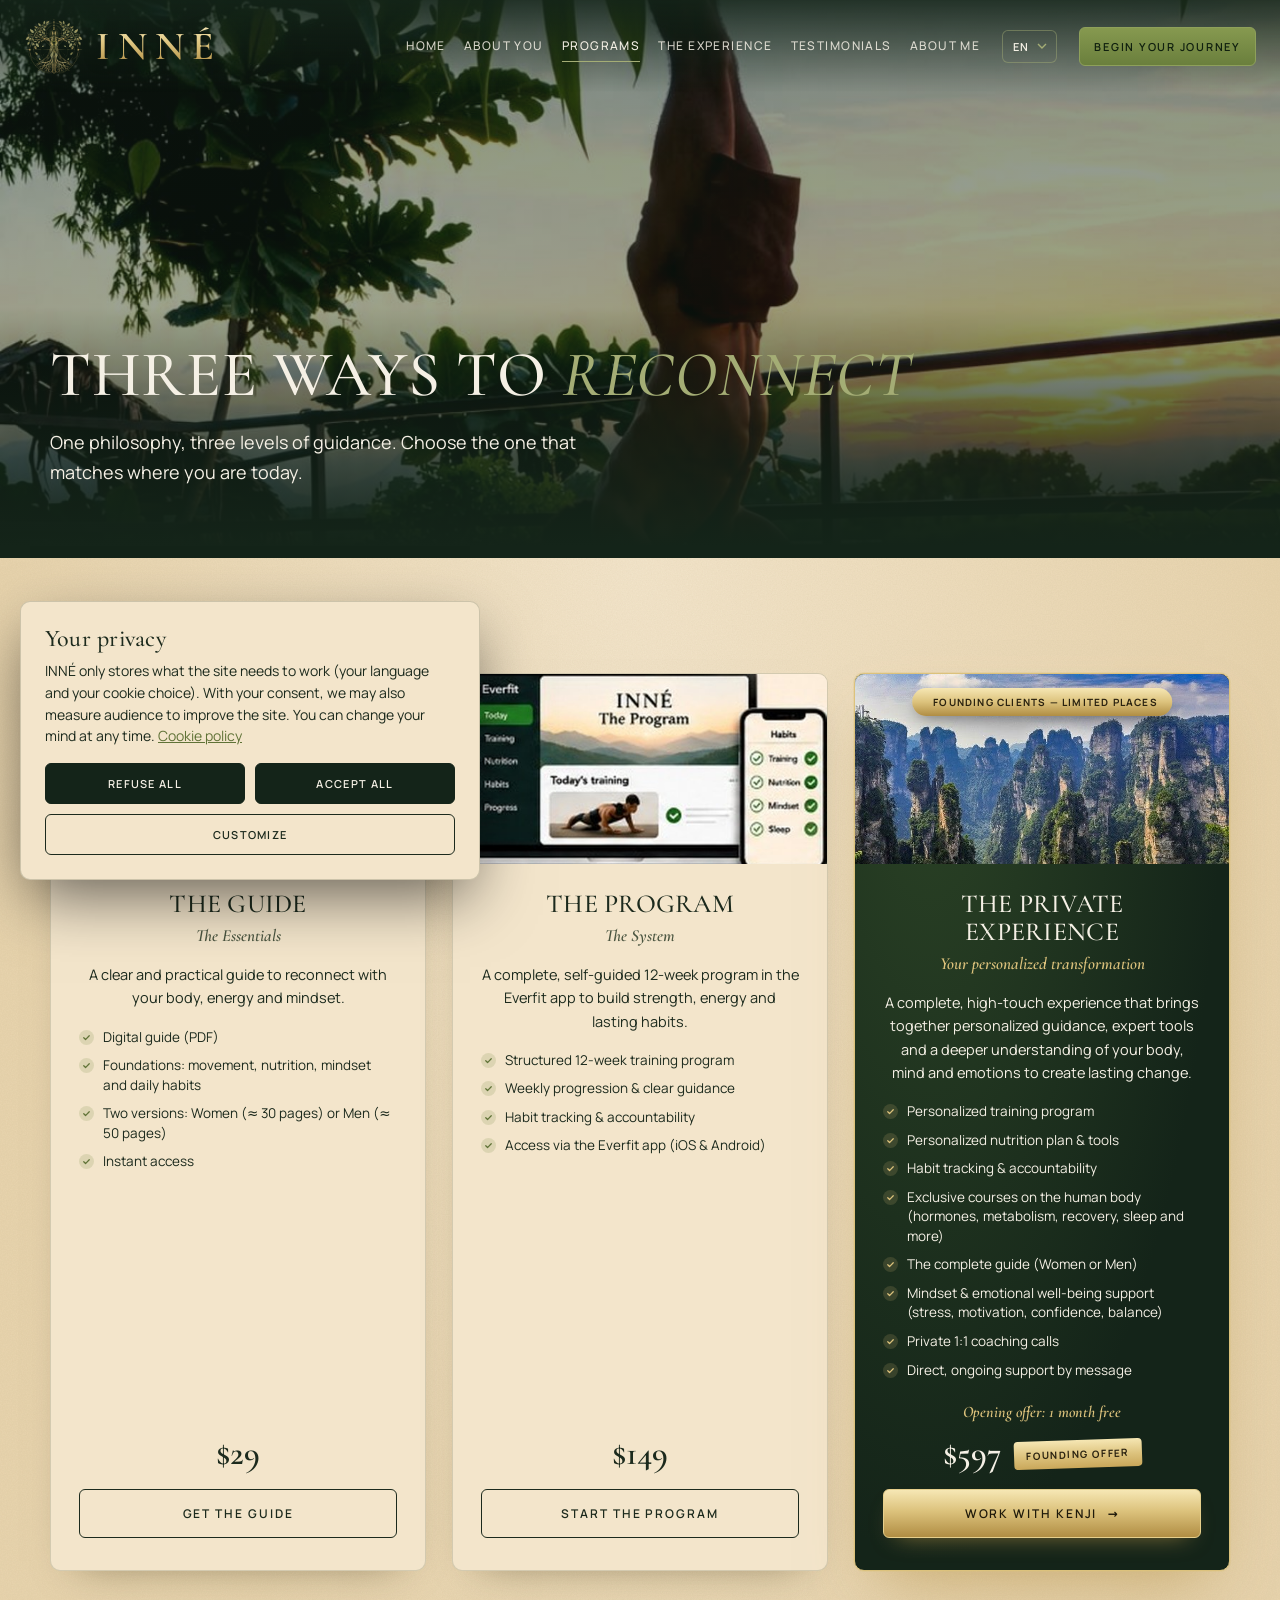
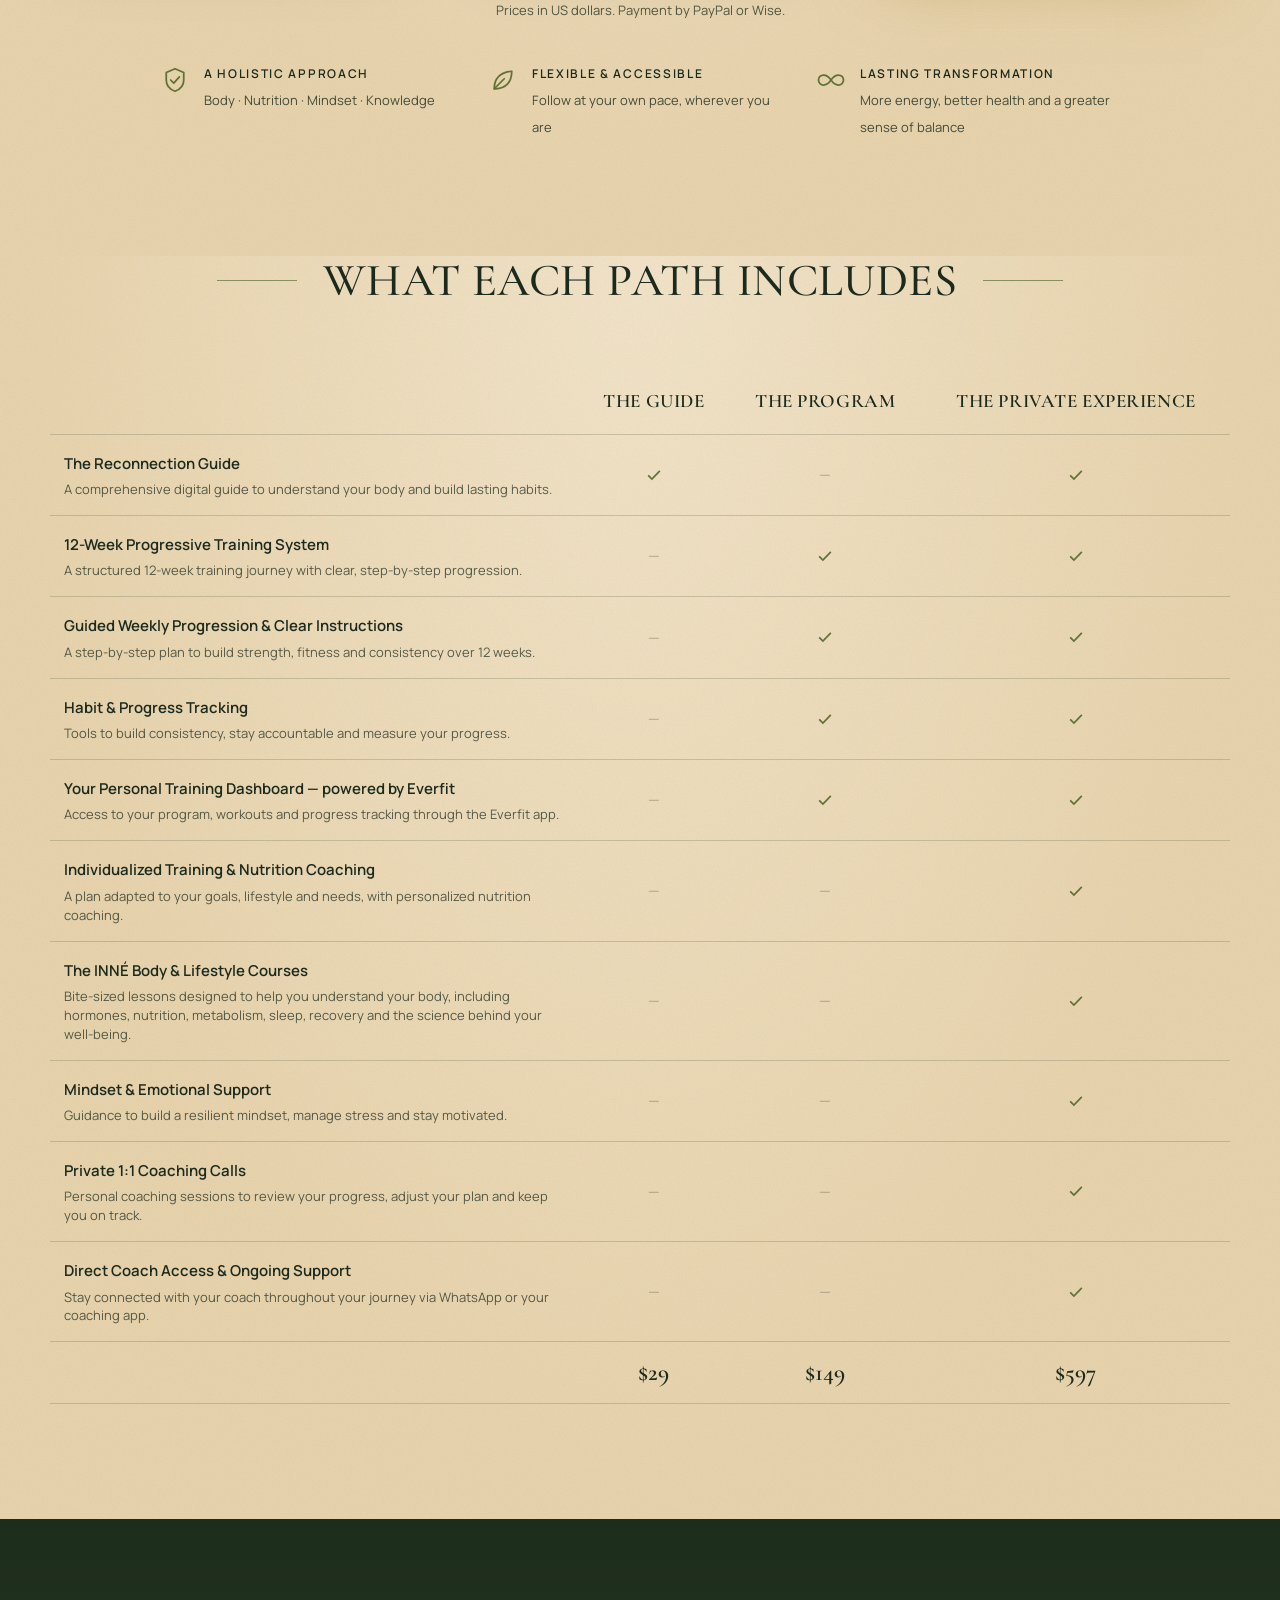
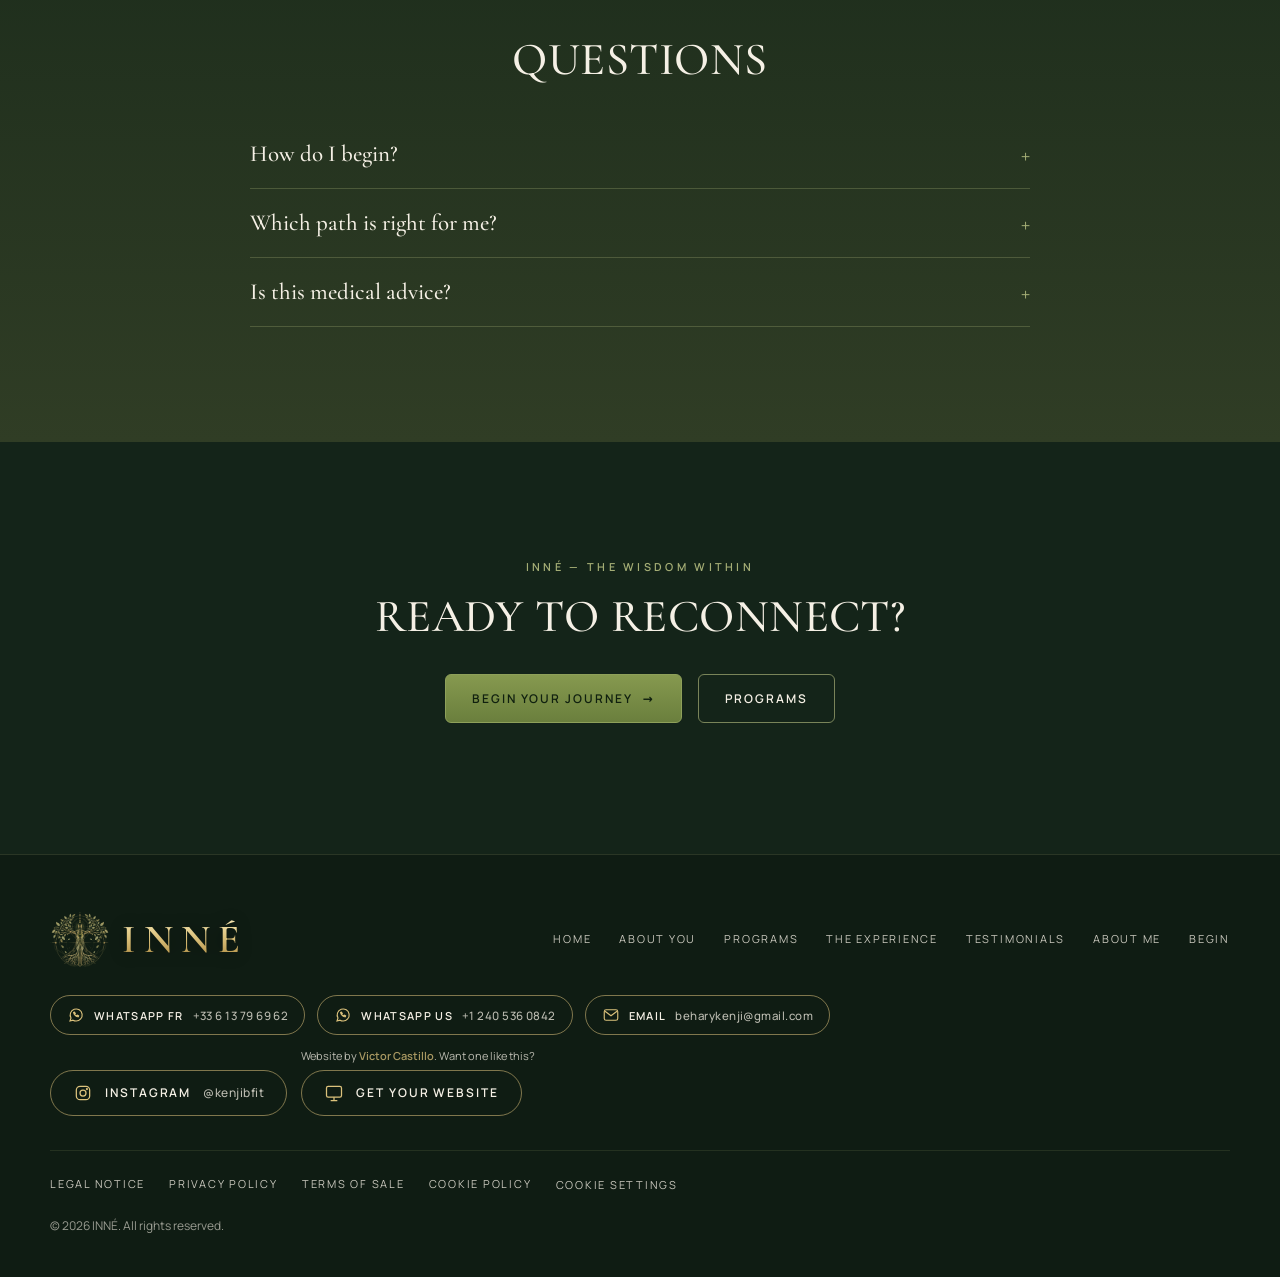
<file: INNE-site/programs.html>
<!DOCTYPE html>
<html lang="en" translate="no" data-title="nav.programs">
<head>
<meta charset="utf-8">
<meta name="viewport" content="width=device-width, initial-scale=1">
<title>Programs — INNÉ</title>
<meta name="description" content="The three INNÉ programs: The Foundation, The Reconnection and The Private Experience with Kenji.">
<meta property="og:title" content="Programs — INNÉ">
<meta property="og:description" content="The three INNÉ programs: The Foundation, The Reconnection and The Private Experience with Kenji.">
<meta property="og:type" content="website">
<meta name="theme-color" content="#142419">
<meta name="google" content="notranslate">
<link rel="icon" href="data:image/svg+xml,%3Csvg xmlns='http://www.w3.org/2000/svg' viewBox='0 0 64 64'%3E%3Crect width='64' height='64' rx='10' fill='%23142419'/%3E%3Cpath d='M18 46c0-18 10-28 28-30 0 18-10 30-26 30M18 46l16-16' fill='none' stroke='%23A4AD75' stroke-width='3' stroke-linecap='round'/%3E%3C/svg%3E">
<link rel="stylesheet" href="css/inne.css">
<script>document.documentElement.classList.add("js")</script>
</head>
<body>
<a class="skip" href="#main" data-i18n="skip">Skip to content</a>
<header class="site-header">
  <div class="wrap">
    <a class="logo" href="index.html" aria-label="INNÉ — The Wisdom Within"><img src="img/emblem-sm.png" alt="" width="60" height="56"><span><b>INNÉ</b><small>The Wisdom Within</small></span></a>
    <nav class="nav" id="nav" aria-label="Main"><a href="index.html" data-i18n="nav.home">Home</a><a href="about-you.html" data-i18n="nav.aboutyou">About you</a><a href="programs.html" aria-current="page" data-i18n="nav.programs">Programs</a><a href="experience.html" data-i18n="nav.experience">The Experience</a><a href="journeys.html" data-i18n="nav.journeys">Testimonials</a><a href="about.html" data-i18n="nav.aboutme">About me</a><a class="nav-only" href="begin.html" data-i18n="nav.cta">Begin Your Journey</a></nav>
    <select class="lang" id="lang" aria-label="Language" data-i18n-aria="lang.label"><option value="en" label="EN">EN</option><option value="es" label="ES">ES</option><option value="fr" label="FR">FR</option><option value="sv" label="SV">SV</option><option value="de" label="DE">DE</option><option value="it" label="IT">IT</option></select>
    <a class="btn btn-solid btn-sm" href="begin.html" data-i18n="nav.cta">Begin Your Journey</a>
    <button class="burger" type="button" aria-controls="nav" aria-expanded="false" aria-label="Menu" data-i18n-aria="nav.menu"><span></span><span></span></button>
  </div>
</header>
<main id="main"><section class="page-hero"><img src="img/handstand.jpg" alt="" style="object-position:50% 62%"><div class="wrap"><h1 class="reveal" data-i18n="pg.h1">Three ways to <em>reconnect</em></h1><p class="reveal d1" data-i18n="pg.sub">One philosophy, three levels of guidance. Choose the one that matches where you are today.</p></div></section>
<section class="section sand"><div class="wrap">
  <div class="cards">
  <article class="card reveal">
    <div class="card-art photo contain"><img src="img/card-guide.jpg" alt="The INNÉ guide" loading="lazy"></div>
    <div class="card-body"><h3 data-i18n="f.name">The Guide</h3><div class="kind" data-i18n="f.kind">The Essentials</div><p data-i18n="f.desc">A clear and practical guide to reconnect with your body, energy and mindset.</p><ul class="incl"><li data-i18n="f.l1">Digital guide (PDF)</li><li data-i18n="f.l2">Foundations: movement, nutrition, mindset and daily habits</li><li data-i18n="f.l3">Two versions: Women (≈ 30 pages) or Men (≈ 50 pages)</li><li data-i18n="f.l4">Instant access</li></ul><div class="price" data-i18n="price.f">$29</div><a class="btn btn-ink" href="checkout.html#foundation" data-i18n="f.cta">Get the guide</a></div>
  </article>
  <article class="card reveal d1">
    <div class="card-art photo"><img src="img/card-program.jpg" alt="The INNÉ program in the Everfit app" loading="lazy"></div>
    <div class="card-body"><h3 data-i18n="r.name">The Program</h3><div class="kind" data-i18n="r.kind">The System</div><p data-i18n="r.desc">A complete, self-guided 12-week program in the Everfit app to build strength, energy and lasting habits.</p><ul class="incl"><li data-i18n="r.l1">Structured 12-week training program</li><li data-i18n="r.l2">Weekly progression & clear guidance</li><li data-i18n="r.l3">Habit tracking & accountability</li><li data-i18n="r.l4">Access via the Everfit app (iOS & Android)</li></ul><div class="price" data-i18n="price.r">$149</div><a class="btn btn-ink" href="checkout.html#reconnection" data-i18n="r.cta">Start the program</a></div>
  </article>
  <article class="card feature premium reveal d2">
    <span class="badge gold"><svg viewBox="0 0 24 24" aria-hidden="true"><path d="M3 18h18l-1.5-10-5 4L12 5l-2.5 7-5-4z"/></svg><span data-i18n="x.badge">Founding clients — Limited places</span></span>
    <div class="card-art photo"><img src="img/card-private.jpg" alt="Mountain landscape" loading="lazy"></div>
    <div class="card-body"><h3 data-i18n="x.name">The Private Experience</h3><div class="kind" data-i18n="x.kind">Your personalized transformation</div><p data-i18n="x.desc">A complete, high-touch experience that brings together personalized guidance, expert tools and a deeper understanding of your body, mind and emotions to create lasting change.</p><ul class="incl"><li data-i18n="x.l1">Personalized training program</li><li data-i18n="x.l2">Personalized nutrition plan & tools</li><li data-i18n="x.l3">Habit tracking & accountability</li><li data-i18n="x.l4">Exclusive courses on the human body (hormones, metabolism, recovery, sleep and more)</li><li data-i18n="x.l5">The complete guide (Women or Men)</li><li data-i18n="x.l6">Mindset & emotional well-being support (stress, motivation, confidence, balance)</li><li data-i18n="x.l7">Private 1:1 coaching calls</li><li data-i18n="x.l8">Direct, ongoing support by message</li></ul><p class="launch" data-i18n="x.month">Opening offer: 1 month free</p><div class="price-row"><span class="price" data-i18n="price.x">$597</span><span class="offer-tag" data-i18n="x.offer">Founding offer</span></div><a class="btn btn-gold" href="checkout.html#private"><span data-i18n="x.cta">Work with Kenji</span> <span class="arr" aria-hidden="true">→</span></a></div>
  </article>
</div>
<p class="price-note center" data-i18n="price.note">Prices in US dollars. Payment by PayPal or Wise.</p>
<ul class="promises reveal"><li><svg viewBox="0 0 24 24" aria-hidden="true"><path d="M12 3l7 3v6c0 4.5-3 7.6-7 9-4-1.4-7-4.5-7-9V6z"/><path d="M8.5 12l2.5 2.5 4.5-5"/></svg><span><b data-i18n="s1t">A holistic approach</b><small data-i18n="s1p">Body · Nutrition · Mindset · Knowledge</small></span></li><li><svg viewBox="0 0 24 24" aria-hidden="true"><path d="M5 19c0-8 5-13 14-14 0 9-5 14-13 14"/><path d="M5 19l8-8"/></svg><span><b data-i18n="s2t">Flexible & accessible</b><small data-i18n="s2p">Follow at your own pace, wherever you are</small></span></li><li><svg viewBox="0 0 24 24" aria-hidden="true"><path d="M12 12c-2-3-4-4-6-4a4 4 0 000 8c2 0 4-1 6-4zm0 0c2 3 4 4 6 4a4 4 0 000-8c-2 0-4 1-6 4z"/></svg><span><b data-i18n="s3t">Lasting transformation</b><small data-i18n="s3p">More energy, better health and a greater sense of balance</small></span></li></ul>
</div></section>
<section class="section sand" style="padding-top:0"><div class="wrap">
  <h2 class="h2 title-lines center reveal"><span data-i18n="cmp.title">What each path includes</span></h2>
  <div class="table-scroll reveal d1"><table class="compare">
    <thead><tr><th></th><th data-i18n="f.name">The Foundation</th><th data-i18n="r.name">The Reconnection</th><th data-i18n="x.name">The Private Experience</th></tr></thead>
    <tbody><tr><td><b class="cmp-t" data-i18n="cmp1">The Reconnection Guide</b><span class="cmp-d" data-i18n="cmp1d">A comprehensive digital guide to understand your body and build lasting habits.</span></td><td><svg viewBox="0 0 24 24" aria-hidden="true"><path d="M5 12.5l4.5 4.5L19 7"/></svg></td><td class="no">—</td><td><svg viewBox="0 0 24 24" aria-hidden="true"><path d="M5 12.5l4.5 4.5L19 7"/></svg></td></tr><tr><td><b class="cmp-t" data-i18n="cmp2">12-Week Progressive Training System</b><span class="cmp-d" data-i18n="cmp2d">A structured 12-week training journey with clear, step-by-step progression.</span></td><td class="no">—</td><td><svg viewBox="0 0 24 24" aria-hidden="true"><path d="M5 12.5l4.5 4.5L19 7"/></svg></td><td><svg viewBox="0 0 24 24" aria-hidden="true"><path d="M5 12.5l4.5 4.5L19 7"/></svg></td></tr><tr><td><b class="cmp-t" data-i18n="cmp3">Guided Weekly Progression & Clear Instructions</b><span class="cmp-d" data-i18n="cmp3d">A step-by-step plan to build strength, fitness and consistency over 12 weeks.</span></td><td class="no">—</td><td><svg viewBox="0 0 24 24" aria-hidden="true"><path d="M5 12.5l4.5 4.5L19 7"/></svg></td><td><svg viewBox="0 0 24 24" aria-hidden="true"><path d="M5 12.5l4.5 4.5L19 7"/></svg></td></tr><tr><td><b class="cmp-t" data-i18n="cmp4">Habit & Progress Tracking</b><span class="cmp-d" data-i18n="cmp4d">Tools to build consistency, stay accountable and measure your progress.</span></td><td class="no">—</td><td><svg viewBox="0 0 24 24" aria-hidden="true"><path d="M5 12.5l4.5 4.5L19 7"/></svg></td><td><svg viewBox="0 0 24 24" aria-hidden="true"><path d="M5 12.5l4.5 4.5L19 7"/></svg></td></tr><tr><td><b class="cmp-t" data-i18n="cmp5">Your Personal Training Dashboard — powered by Everfit</b><span class="cmp-d" data-i18n="cmp5d">Access to your program, workouts and progress tracking through the Everfit app.</span></td><td class="no">—</td><td><svg viewBox="0 0 24 24" aria-hidden="true"><path d="M5 12.5l4.5 4.5L19 7"/></svg></td><td><svg viewBox="0 0 24 24" aria-hidden="true"><path d="M5 12.5l4.5 4.5L19 7"/></svg></td></tr><tr><td><b class="cmp-t" data-i18n="cmp6">Individualized Training & Nutrition Coaching</b><span class="cmp-d" data-i18n="cmp6d">A plan adapted to your goals, lifestyle and needs, with personalized nutrition coaching.</span></td><td class="no">—</td><td class="no">—</td><td><svg viewBox="0 0 24 24" aria-hidden="true"><path d="M5 12.5l4.5 4.5L19 7"/></svg></td></tr><tr><td><b class="cmp-t" data-i18n="cmp7">The INNÉ Body & Lifestyle Courses</b><span class="cmp-d" data-i18n="cmp7d">Bite-sized lessons designed to help you understand your body, including hormones, nutrition, metabolism, sleep, recovery and the science behind your well-being.</span></td><td class="no">—</td><td class="no">—</td><td><svg viewBox="0 0 24 24" aria-hidden="true"><path d="M5 12.5l4.5 4.5L19 7"/></svg></td></tr><tr><td><b class="cmp-t" data-i18n="cmp8">Mindset & Emotional Support</b><span class="cmp-d" data-i18n="cmp8d">Guidance to build a resilient mindset, manage stress and stay motivated.</span></td><td class="no">—</td><td class="no">—</td><td><svg viewBox="0 0 24 24" aria-hidden="true"><path d="M5 12.5l4.5 4.5L19 7"/></svg></td></tr><tr><td><b class="cmp-t" data-i18n="cmp9">Private 1:1 Coaching Calls</b><span class="cmp-d" data-i18n="cmp9d">Personal coaching sessions to review your progress, adjust your plan and keep you on track.</span></td><td class="no">—</td><td class="no">—</td><td><svg viewBox="0 0 24 24" aria-hidden="true"><path d="M5 12.5l4.5 4.5L19 7"/></svg></td></tr><tr><td><b class="cmp-t" data-i18n="cmp10">Direct Coach Access & Ongoing Support</b><span class="cmp-d" data-i18n="cmp10d">Stay connected with your coach throughout your journey via WhatsApp or your coaching app.</span></td><td class="no">—</td><td class="no">—</td><td><svg viewBox="0 0 24 24" aria-hidden="true"><path d="M5 12.5l4.5 4.5L19 7"/></svg></td></tr>
    <tr><td></td><td class="price" style="font:600 24px var(--serif)" data-i18n="price.f">$29</td><td style="font:600 24px var(--serif)" data-i18n="price.r">$149</td><td style="font:600 24px var(--serif)" data-i18n="price.x">$597</td></tr></tbody>
  </table></div>
</div></section>
<section class="section olive"><div class="wrap">
  <h2 class="h2 center reveal" style="margin-bottom:36px" data-i18n="faq.title">Questions</h2>
  <div class="faq reveal d1">
    <details><summary data-i18n="q1">How do I begin?</summary><p data-i18n="a1">Choose your path and pay securely with PayPal (Wise is available on request). You then receive an email invitation to access your program.</p></details>
    <details><summary data-i18n="q2">Which path is right for me?</summary><p data-i18n="a2">The Guide gives you the foundations to apply on your own. The Program adds a structured 12-week plan in the Everfit app. The Private Experience is built entirely around you, with courses on your body, 1:1 calls and direct access to Kenji.</p></details>
    <details><summary data-i18n="q3">Is this medical advice?</summary><p data-i18n="a3">No. INNÉ is a coaching and education experience. It does not replace a doctor, a dietitian or any other health professional. If you have a medical condition, seek medical advice before you start.</p></details>
  </div>
</div></section>
<section class="section dark center"><div class="wrap">
  <span class="eyebrow reveal">INNÉ — The Wisdom Within</span>
  <h2 class="h2 reveal" data-i18n="ab.cta">Ready to reconnect?</h2>
  <p class="actions reveal d1" style="justify-content:center;margin-top:32px"><a class="btn btn-solid" href="begin.html"><span data-i18n="nav.cta">Begin Your Journey</span> <span class="arr" aria-hidden="true">→</span></a><a class="btn btn-ghost" href="programs.html" data-i18n="nav.programs">Programs</a></p>
</div></section></main>
<footer class="site-footer">
  <div class="wrap">
    <div class="foot-top">
      <a class="logo" href="index.html" aria-label="INNÉ — The Wisdom Within"><img src="img/emblem-sm.png" alt="" width="60" height="56"><span><b>INNÉ</b><small>The Wisdom Within</small></span></a>
      <nav class="foot-nav" aria-label="Footer"><a href="index.html" data-i18n="nav.home">Home</a><a href="about-you.html" data-i18n="nav.aboutyou">About you</a><a href="programs.html" data-i18n="nav.programs">Programs</a><a href="experience.html" data-i18n="nav.experience">The Experience</a><a href="journeys.html" data-i18n="nav.journeys">Testimonials</a><a href="about.html" data-i18n="nav.aboutme">About me</a><a href="begin.html" data-i18n="nav.begin">Begin</a></nav>
      <div class="foot-contact"><div class="contact-row"><a class="social-btn" href="https://wa.me/33613796962" target="_blank" rel="noopener"><svg viewBox="0 0 24 24" aria-hidden="true"><path d="M4 20l1.3-4A8 8 0 1112 20a8 8 0 01-4-1.1z"/><path d="M9 9.2c.3 1.7 2.1 3.6 3.8 4l1.1-1 1.6.8-.3 1.3c-2.5.5-6.2-3-6.4-5.6l1.3-.4.8 1.6z"/></svg><span data-i18n="ct.wafr">WhatsApp FR</span><small>+33 6 13 79 69 62</small></a><a class="social-btn" href="https://wa.me/12405360842" target="_blank" rel="noopener"><svg viewBox="0 0 24 24" aria-hidden="true"><path d="M4 20l1.3-4A8 8 0 1112 20a8 8 0 01-4-1.1z"/><path d="M9 9.2c.3 1.7 2.1 3.6 3.8 4l1.1-1 1.6.8-.3 1.3c-2.5.5-6.2-3-6.4-5.6l1.3-.4.8 1.6z"/></svg><span data-i18n="ct.waus">WhatsApp US</span><small>+1 240 536 0842</small></a><a class="social-btn" href="mailto:beharykenji@gmail.com"><svg viewBox="0 0 24 24" aria-hidden="true"><rect x="3" y="5" width="18" height="14" rx="2.5"/><path d="M4 7l8 6 8-6"/></svg><span data-i18n="ct.mail">Email</span><small>beharykenji@gmail.com</small></a></div><div class="social"><a class="social-btn" data-social="instagram" href="#" hidden target="_blank" rel="noopener"><svg viewBox="0 0 24 24" aria-hidden="true"><rect x="4" y="4" width="16" height="16" rx="4.5"/><circle cx="12" cy="12" r="3.6"/><circle cx="16.7" cy="7.3" r=".6"/></svg><span>Instagram</span><small data-social-handle></small></a><a class="social-btn" data-social="youtube" href="#" hidden target="_blank" rel="noopener"><svg viewBox="0 0 24 24" aria-hidden="true"><rect x="3" y="6" width="18" height="12" rx="3.5"/><path d="M10.5 9.5l4 2.5-4 2.5z"/></svg><span>YouTube</span><small data-social-handle></small></a><div class="foot-credit" data-i18n="ft.credit"><span class="fc-text">Website by <b>Victor Castillo</b>. Want one like this?</span><a class="social-btn" href="https://sportifhybride.com/creation-site" target="_blank" rel="noopener"><svg viewBox="0 0 24 24" aria-hidden="true"><rect x="3" y="4" width="18" height="13" rx="2"/><path d="M8 21h8M12 17v4"/></svg><span>Get your website</span></a></div></div></div>
    </div>
    <div class="foot-legal">
      <a href="legal.html" data-i18n="ft.legal">Legal notice</a>
      <a href="privacy.html" data-i18n="ft.privacy">Privacy policy</a>
      <a href="terms.html" data-i18n="ft.terms">Terms of sale</a>
      <a href="cookies.html" data-i18n="ft.cookies">Cookie policy</a>
      <button type="button" data-cookie-open data-i18n="ft.manage">Cookie settings</button>
    </div>
    <p class="foot-note">© 2026 INNÉ. <span data-i18n="ft.rights">All rights reserved.</span></p>
  </div>
</footer>
<div class="cookie" id="cookie" role="dialog" aria-labelledby="ck-title" tabindex="-1" hidden>
  <h2 id="ck-title" data-i18n="ck.title">Your privacy</h2>
  <p style="margin:0"><span data-i18n="ck.text">INNÉ only stores what the site needs to work (your language and your cookie choice). With your consent, we may also measure audience to improve the site. You can change your mind at any time.</span> <a href="cookies.html" data-i18n="ft.cookies">Cookie policy</a></p>
  <div class="cookie-opts" id="cookie-opts" hidden>
    <label><input type="checkbox" checked disabled><span><b data-i18n="ck.ess">Essential</b><span data-i18n="ck.essd">Required for the site to work. Always active.</span></span></label>
    <label><input type="checkbox" id="ck-analytics"><span><b data-i18n="ck.an">Audience measurement</b><span data-i18n="ck.and">Helps us understand how the site is used. No such tool is active at the moment.</span></span></label>
  </div>
  <div class="cookie-actions">
    <button type="button" class="btn btn-eq" id="ck-refuse" data-i18n="ck.refuse">Refuse all</button>
    <button type="button" class="btn btn-eq" id="ck-accept" data-i18n="ck.accept">Accept all</button>
    <button type="button" class="btn btn-ink wide" id="ck-custom" data-i18n="ck.custom">Customize</button>
    <button type="button" class="btn btn-ink wide" id="ck-save" hidden data-i18n="ck.save">Save my choices</button>
  </div>
</div>
<script src="js/settings.js"></script>
<script src="js/texts.js"></script>
<script src="js/site.js"></script>
</body>
</html>
</file>
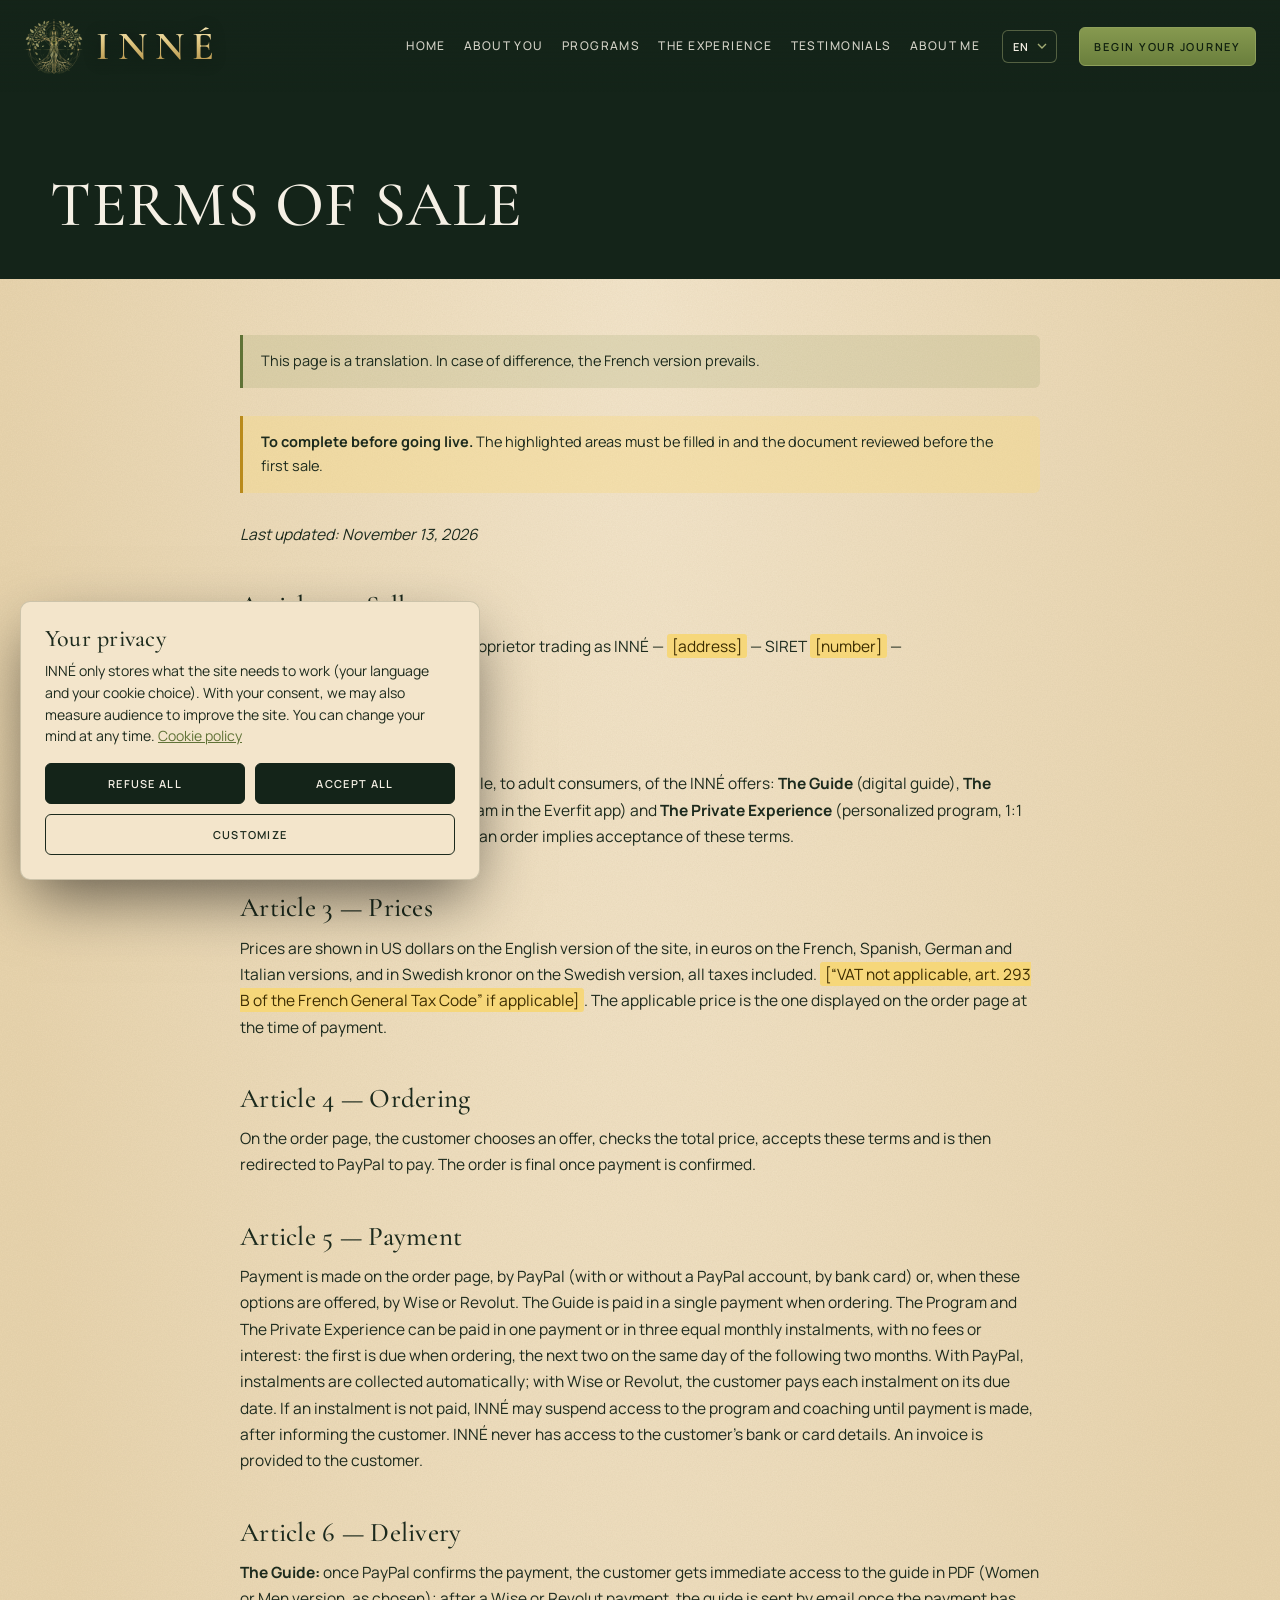
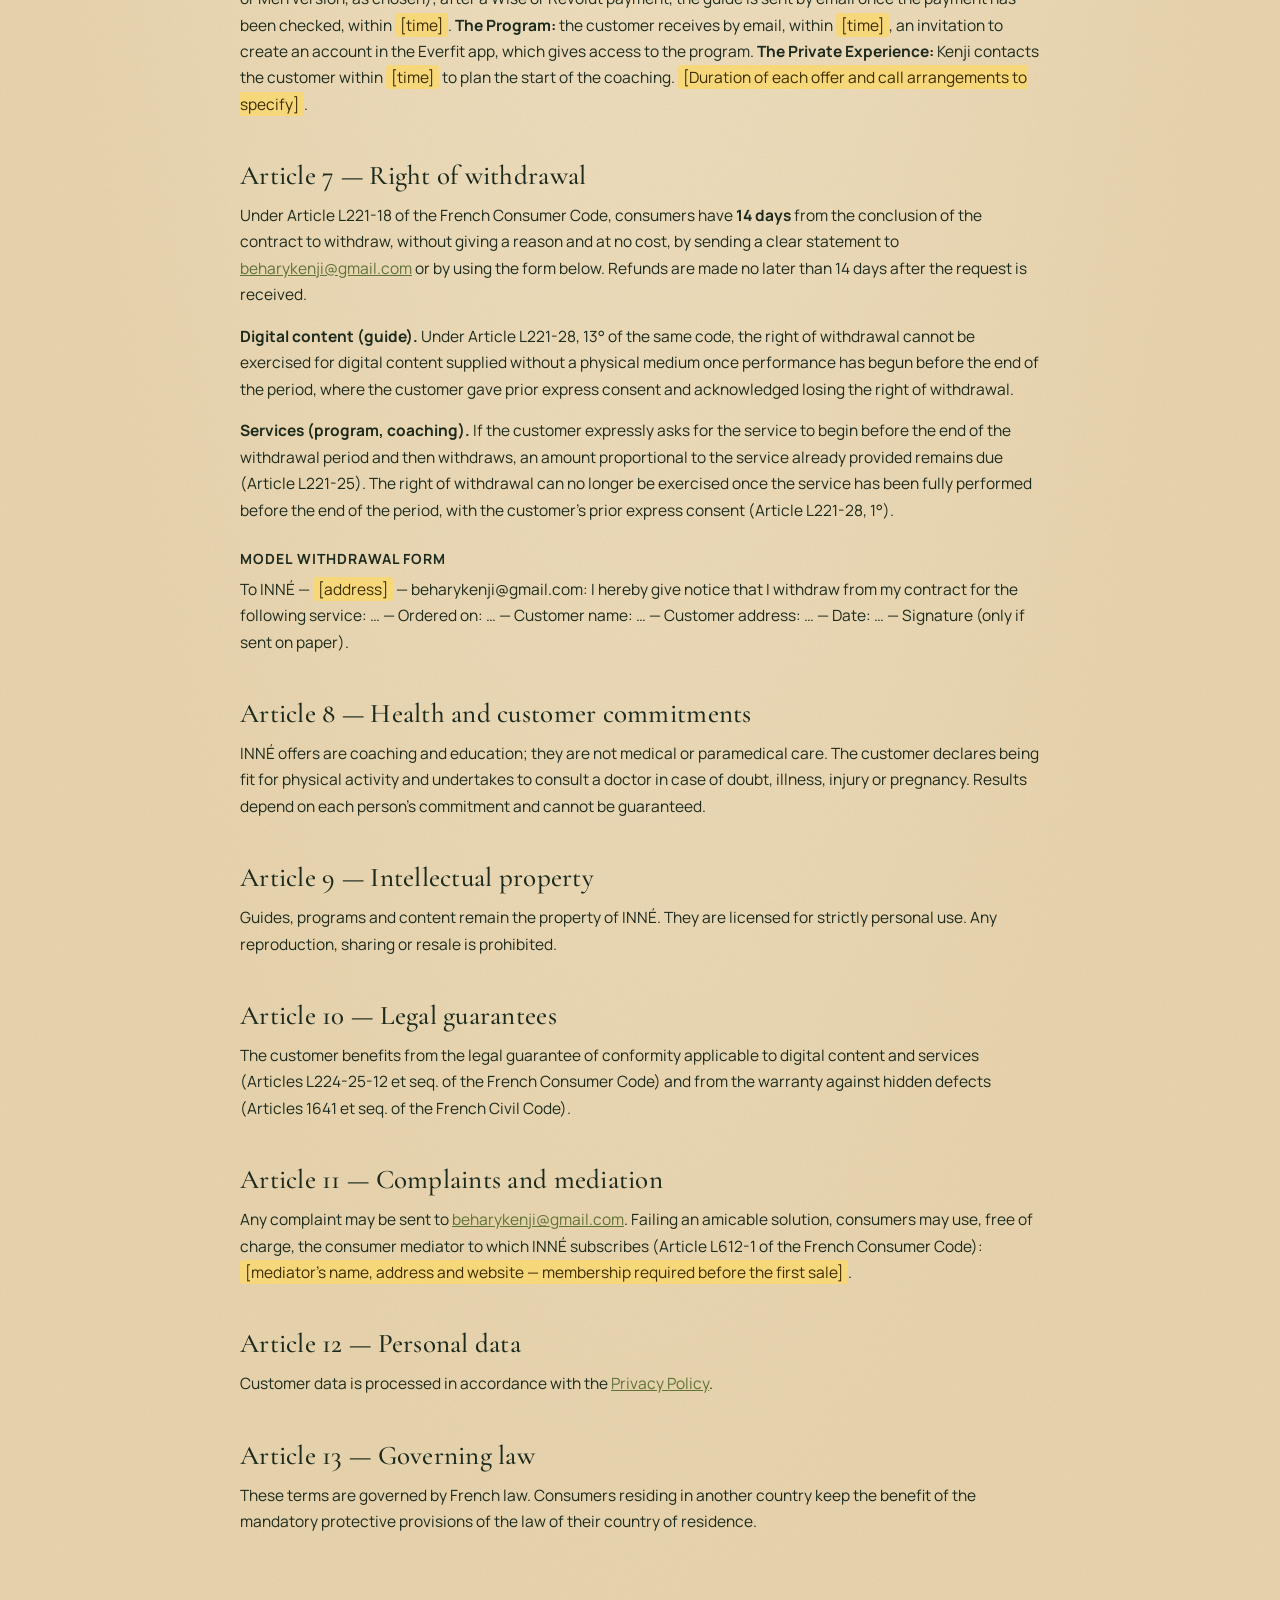
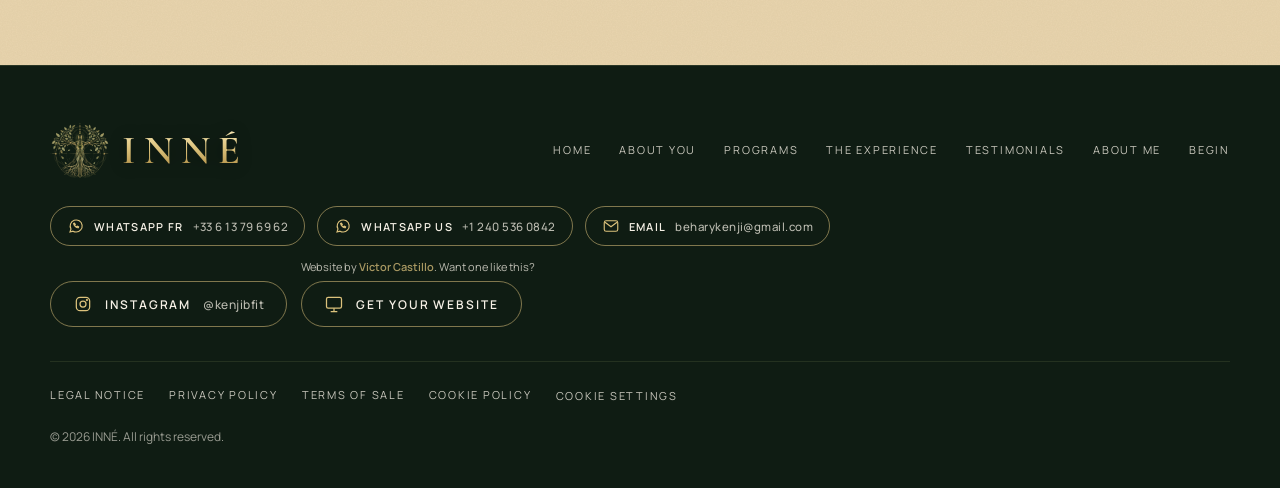
<file: INNE-site/terms.html>
<!DOCTYPE html>
<html lang="en" translate="no" data-title="ft.terms">
<head>
<meta charset="utf-8">
<meta name="viewport" content="width=device-width, initial-scale=1">
<title>Terms of sale — INNÉ</title>
<meta name="description" content="Terms of sale — INNÉ">
<meta property="og:title" content="Terms of sale — INNÉ">
<meta property="og:description" content="Terms of sale — INNÉ">
<meta property="og:type" content="website">
<meta name="theme-color" content="#142419">
<meta name="google" content="notranslate">
<link rel="icon" href="data:image/svg+xml,%3Csvg xmlns='http://www.w3.org/2000/svg' viewBox='0 0 64 64'%3E%3Crect width='64' height='64' rx='10' fill='%23142419'/%3E%3Cpath d='M18 46c0-18 10-28 28-30 0 18-10 30-26 30M18 46l16-16' fill='none' stroke='%23A4AD75' stroke-width='3' stroke-linecap='round'/%3E%3C/svg%3E">
<link rel="stylesheet" href="css/inne.css">
<script>document.documentElement.classList.add("js")</script>
</head>
<body>
<a class="skip" href="#main" data-i18n="skip">Skip to content</a>
<header class="site-header">
  <div class="wrap">
    <a class="logo" href="index.html" aria-label="INNÉ — The Wisdom Within"><img src="img/emblem-sm.png" alt="" width="60" height="56"><span><b>INNÉ</b><small>The Wisdom Within</small></span></a>
    <nav class="nav" id="nav" aria-label="Main"><a href="index.html" data-i18n="nav.home">Home</a><a href="about-you.html" data-i18n="nav.aboutyou">About you</a><a href="programs.html" data-i18n="nav.programs">Programs</a><a href="experience.html" data-i18n="nav.experience">The Experience</a><a href="journeys.html" data-i18n="nav.journeys">Testimonials</a><a href="about.html" data-i18n="nav.aboutme">About me</a><a class="nav-only" href="begin.html" data-i18n="nav.cta">Begin Your Journey</a></nav>
    <select class="lang" id="lang" aria-label="Language" data-i18n-aria="lang.label"><option value="en" label="EN">EN</option><option value="es" label="ES">ES</option><option value="fr" label="FR">FR</option><option value="sv" label="SV">SV</option><option value="de" label="DE">DE</option><option value="it" label="IT">IT</option></select>
    <a class="btn btn-solid btn-sm" href="begin.html" data-i18n="nav.cta">Begin Your Journey</a>
    <button class="burger" type="button" aria-controls="nav" aria-expanded="false" aria-label="Menu" data-i18n-aria="nav.menu"><span></span><span></span></button>
  </div>
</header>
<main id="main"><section class="page-hero plain"><div class="wrap"><h1 class="reveal" data-i18n="ft.terms">Terms of sale</h1></div></section>
<section class="section sand" style="padding-top:56px"><div class="wrap"><div class="legal">
  <p class="notice" data-legal-note hidden data-i18n="legal.note">This page is a translation. In case of difference, the French version prevails.</p>
  <div data-legal="en" lang="en">
<div class="notice warn"><strong>To complete before going live.</strong> The highlighted areas must be filled in and the document reviewed before the first sale.</div>
<p><em>Last updated: November 13, 2026</em></p>
<h2>Article 1 — Seller</h2>
<p><mark>[First name LAST NAME]</mark>, sole proprietor trading as INNÉ — <mark>[address]</mark> — SIRET <mark>[number]</mark> — <a href="mailto:beharykenji@gmail.com">beharykenji@gmail.com</a> (“INNÉ”).</p>
<h2>Article 2 — Purpose</h2>
<p>These terms of sale govern the sale, to adult consumers, of the INNÉ offers: <strong>The Guide</strong> (digital guide), <strong>The Program</strong> (12-week training program in the Everfit app) and <strong>The Private Experience</strong> (personalized program, 1:1 calls and direct support). Placing an order implies acceptance of these terms.</p>
<h2>Article 3 — Prices</h2>
<p>Prices are shown in US dollars on the English version of the site, in euros on the French, Spanish, German and Italian versions, and in Swedish kronor on the Swedish version, all taxes included. <mark>[“VAT not applicable, art. 293 B of the French General Tax Code” if applicable]</mark>. The applicable price is the one displayed on the order page at the time of payment.</p>
<h2>Article 4 — Ordering</h2>
<p>On the order page, the customer chooses an offer, checks the total price, accepts these terms and is then redirected to PayPal to pay. The order is final once payment is confirmed.</p>
<h2>Article 5 — Payment</h2>
<p>Payment is made on the order page, by PayPal (with or without a PayPal account, by bank card) or, when these options are offered, by Wise or Revolut. The Guide is paid in a single payment when ordering. The Program and The Private Experience can be paid in one payment or in three equal monthly instalments, with no fees or interest: the first is due when ordering, the next two on the same day of the following two months. With PayPal, instalments are collected automatically; with Wise or Revolut, the customer pays each instalment on its due date. If an instalment is not paid, INNÉ may suspend access to the program and coaching until payment is made, after informing the customer. INNÉ never has access to the customer's bank or card details. An invoice is provided to the customer.</p>
<h2>Article 6 — Delivery</h2>
<p><strong>The Guide:</strong> once PayPal confirms the payment, the customer gets immediate access to the guide in PDF (Women or Men version, as chosen); after a Wise or Revolut payment, the guide is sent by email once the payment has been checked, within <mark>[time]</mark>. <strong>The Program:</strong> the customer receives by email, within <mark>[time]</mark>, an invitation to create an account in the Everfit app, which gives access to the program. <strong>The Private Experience:</strong> Kenji contacts the customer within <mark>[time]</mark> to plan the start of the coaching. <mark>[Duration of each offer and call arrangements to specify]</mark>.</p>
<h2>Article 7 — Right of withdrawal</h2>
<p>Under Article L221-18 of the French Consumer Code, consumers have <strong>14 days</strong> from the conclusion of the contract to withdraw, without giving a reason and at no cost, by sending a clear statement to <a href="mailto:beharykenji@gmail.com">beharykenji@gmail.com</a> or by using the form below. Refunds are made no later than 14 days after the request is received.</p>
<p><strong>Digital content (guide).</strong> Under Article L221-28, 13° of the same code, the right of withdrawal cannot be exercised for digital content supplied without a physical medium once performance has begun before the end of the period, where the customer gave prior express consent and acknowledged losing the right of withdrawal.</p>
<p><strong>Services (program, coaching).</strong> If the customer expressly asks for the service to begin before the end of the withdrawal period and then withdraws, an amount proportional to the service already provided remains due (Article L221-25). The right of withdrawal can no longer be exercised once the service has been fully performed before the end of the period, with the customer's prior express consent (Article L221-28, 1°).</p>
<h3>Model withdrawal form</h3>
<p>To INNÉ — <mark>[address]</mark> — beharykenji@gmail.com: I hereby give notice that I withdraw from my contract for the following service: … — Ordered on: … — Customer name: … — Customer address: … — Date: … — Signature (only if sent on paper).</p>
<h2>Article 8 — Health and customer commitments</h2>
<p>INNÉ offers are coaching and education; they are not medical or paramedical care. The customer declares being fit for physical activity and undertakes to consult a doctor in case of doubt, illness, injury or pregnancy. Results depend on each person's commitment and cannot be guaranteed.</p>
<h2>Article 9 — Intellectual property</h2>
<p>Guides, programs and content remain the property of INNÉ. They are licensed for strictly personal use. Any reproduction, sharing or resale is prohibited.</p>
<h2>Article 10 — Legal guarantees</h2>
<p>The customer benefits from the legal guarantee of conformity applicable to digital content and services (Articles L224-25-12 et seq. of the French Consumer Code) and from the warranty against hidden defects (Articles 1641 et seq. of the French Civil Code).</p>
<h2>Article 11 — Complaints and mediation</h2>
<p>Any complaint may be sent to <a href="mailto:beharykenji@gmail.com">beharykenji@gmail.com</a>. Failing an amicable solution, consumers may use, free of charge, the consumer mediator to which INNÉ subscribes (Article L612-1 of the French Consumer Code): <mark>[mediator's name, address and website — membership required before the first sale]</mark>.</p>
<h2>Article 12 — Personal data</h2>
<p>Customer data is processed in accordance with the <a href="privacy.html">Privacy Policy</a>.</p>
<h2>Article 13 — Governing law</h2>
<p>These terms are governed by French law. Consumers residing in another country keep the benefit of the mandatory protective provisions of the law of their country of residence.</p>
</div><div data-legal="es" lang="es" hidden>
<div class="notice warn"><strong>A completar antes de la puesta en línea.</strong> Las zonas resaltadas deben rellenarse y el documento debe revisarse antes de la primera venta.</div>
<p><em>Última actualización: 13 de noviembre de 2026</em></p>
<h2>Artículo 1 — Vendedor</h2>
<p><mark>[Nombre APELLIDO]</mark>, empresario individual que opera con el nombre INNÉ — <mark>[dirección]</mark> — SIRET <mark>[número]</mark> — <a href="mailto:beharykenji@gmail.com">beharykenji@gmail.com</a> (en adelante, «INNÉ»).</p>
<h2>Artículo 2 — Objeto</h2>
<p>Las presentes condiciones de venta regulan la venta, a consumidores mayores de edad, de las ofertas de INNÉ: <strong>The Guide</strong> (guía digital), <strong>The Program</strong> (programa de entrenamiento de 12 semanas en la aplicación Everfit) y <strong>The Private Experience</strong> (programa personalizado, llamadas individuales y apoyo directo). Todo pedido implica la aceptación de estas condiciones.</p>
<h2>Artículo 3 — Precios</h2>
<p>Los precios se muestran en dólares estadounidenses en la versión inglesa del sitio, en euros en las versiones francesa, española, alemana e italiana, y en coronas suecas en la versión sueca, impuestos incluidos. <mark>[«IVA no aplicable, art. 293 B del Código General de Impuestos francés», si procede]</mark>. El precio aplicable es el que figura en la página de pedido en el momento del pago.</p>
<h2>Artículo 4 — Pedido</h2>
<p>En la página de pedido, el cliente elige su oferta, comprueba el precio total, acepta estas condiciones y es redirigido a PayPal para pagar. El pedido es definitivo una vez confirmado el pago.</p>
<h2>Artículo 5 — Pago</h2>
<p>El pago se realiza en la página de pedido, mediante PayPal (con o sin cuenta PayPal, con tarjeta bancaria) o, cuando se ofrecen estas opciones, mediante Wise o Revolut. The Guide se paga en un solo pago al realizar el pedido. The Program y The Private Experience pueden pagarse en un solo pago o en tres cuotas mensuales iguales, sin gastos ni intereses: la primera se paga al realizar el pedido y las dos siguientes el mismo día de los dos meses siguientes. Con PayPal, las cuotas se cobran automáticamente; con Wise o Revolut, el cliente paga cada cuota en su fecha de vencimiento. Si una cuota no se paga, INNÉ puede suspender el acceso al programa y al acompañamiento hasta que se regularice, tras informar al cliente. INNÉ nunca tiene acceso a los datos bancarios del cliente. Se entrega una factura al cliente.</p>
<h2>Artículo 6 — Entrega</h2>
<p><strong>The Guide:</strong> en cuanto PayPal confirma el pago, el cliente accede de inmediato a la guía en PDF (versión Mujer u Hombre, según su elección); tras un pago por Wise o Revolut, la guía se envía por correo electrónico una vez comprobado el pago, en un plazo de <mark>[plazo]</mark>. <strong>The Program:</strong> el cliente recibe por correo electrónico, en un plazo de <mark>[plazo]</mark>, una invitación para crear su cuenta en la aplicación Everfit, que le da acceso a su programa. <strong>The Private Experience:</strong> Kenji contacta al cliente en un plazo de <mark>[plazo]</mark> para organizar el inicio del acompañamiento. <mark>[Duración de cada oferta y modalidades de las llamadas, por precisar]</mark>.</p>
<h2>Artículo 7 — Derecho de desistimiento</h2>
<p>De conformidad con el artículo L221-18 del Código de Consumo francés, el consumidor dispone de <strong>14 días</strong> desde la celebración del contrato para desistir, sin motivo ni coste, enviando una declaración clara a <a href="mailto:beharykenji@gmail.com">beharykenji@gmail.com</a> o utilizando el formulario que figura más abajo. El reembolso se efectúa a más tardar 14 días después de recibir la solicitud.</p>
<p><strong>Contenido digital (guía).</strong> De conformidad con el artículo L221-28, 13.º del mismo código, el derecho de desistimiento no puede ejercerse respecto de un contenido digital suministrado sin soporte material cuya ejecución haya comenzado antes de que finalice el plazo, cuando el cliente haya dado su consentimiento previo y expreso y reconocido que pierde su derecho de desistimiento.</p>
<p><strong>Servicios (programa, coaching).</strong> Si el cliente solicita expresamente que el servicio comience antes de que finalice el plazo de desistimiento y después desiste, deberá abonar un importe proporcional al servicio ya prestado (artículo L221-25). El derecho de desistimiento ya no puede ejercerse cuando el servicio se ha ejecutado por completo antes de que finalice el plazo, con el consentimiento previo y expreso del cliente (artículo L221-28, 1.º).</p>
<h3>Modelo de formulario de desistimiento</h3>
<p>A la atención de INNÉ — <mark>[dirección]</mark> — beharykenji@gmail.com: por la presente le comunico que desisto del contrato relativo al siguiente servicio: … — Pedido el: … — Nombre del cliente: … — Dirección del cliente: … — Fecha: … — Firma (solo si se envía en papel).</p>
<h2>Artículo 8 — Salud y compromisos del cliente</h2>
<p>Las ofertas de INNÉ son coaching y educación; no constituyen un acto médico ni paramédico. El cliente declara ser apto para la práctica de actividad física y se compromete a consultar a un médico en caso de duda, enfermedad, lesión o embarazo. Los resultados dependen de la implicación de cada persona y no pueden garantizarse.</p>
<h2>Artículo 9 — Propiedad intelectual</h2>
<p>Las guías, los programas y los contenidos siguen siendo propiedad de INNÉ. Se conceden para un uso estrictamente personal. Queda prohibida toda reproducción, difusión o reventa.</p>
<h2>Artículo 10 — Garantías legales</h2>
<p>El cliente se beneficia de la garantía legal de conformidad aplicable a los contenidos y servicios digitales (artículos L224-25-12 y siguientes del Código de Consumo francés) y de la garantía por vicios ocultos (artículos 1641 y siguientes del Código Civil francés).</p>
<h2>Artículo 11 — Reclamaciones y mediación</h2>
<p>Cualquier reclamación puede enviarse a <a href="mailto:beharykenji@gmail.com">beharykenji@gmail.com</a>. A falta de solución amistosa, el consumidor puede recurrir gratuitamente al mediador de consumo al que está adherido INNÉ (artículo L612-1 del Código de Consumo francés): <mark>[nombre, dirección y sitio web del mediador — adhesión obligatoria antes de la primera venta]</mark>.</p>
<h2>Artículo 12 — Datos personales</h2>
<p>Los datos del cliente se tratan conforme a la <a href="privacy.html">Política de privacidad</a>.</p>
<h2>Artículo 13 — Legislación aplicable</h2>
<p>Estas condiciones se rigen por la legislación francesa. El consumidor residente en otro país conserva la protección de las disposiciones imperativas de la ley de su país de residencia.</p>
</div><div data-legal="fr" lang="fr" hidden>
<div class="notice warn"><strong>À compléter avant la mise en ligne.</strong> Les zones surlignées doivent être renseignées et le document relu avant la première vente.</div>
<p><em>Dernière mise à jour : 13 novembre 2026</em></p>
<h2>Article 1 — Vendeur</h2>
<p><mark>[Prénom NOM]</mark>, entrepreneur individuel exerçant sous le nom INNÉ — <mark>[adresse]</mark> — SIRET <mark>[numéro]</mark> — <a href="mailto:beharykenji@gmail.com">beharykenji@gmail.com</a> (ci-après « INNÉ »).</p>
<h2>Article 2 — Objet</h2>
<p>Les présentes conditions générales de vente (CGV) régissent la vente, à des consommateurs majeurs, des offres INNÉ : <strong>The Guide</strong> (guide numérique), <strong>The Program</strong> (programme d'entraînement de 12 semaines dans l'application Everfit) et <strong>The Private Experience</strong> (programme personnalisé, appels individuels et suivi direct). Toute commande implique l'acceptation des présentes CGV.</p>
<h2>Article 3 — Prix</h2>
<p>Les prix sont affichés en dollars américains sur la version anglaise du site, en euros sur les versions française, espagnole, allemande et italienne, et en couronnes suédoises sur la version suédoise, toutes taxes comprises. <mark>[« TVA non applicable, art. 293 B du CGI » si franchise en base de TVA]</mark>. Le prix applicable est celui affiché sur la page de commande au moment du paiement.</p>
<h2>Article 4 — Commande</h2>
<p>Sur la page de commande, le client choisit son offre, vérifie le prix total, accepte les présentes CGV, puis est redirigé vers PayPal pour régler. La commande est définitive à la confirmation du paiement.</p>
<h2>Article 5 — Paiement</h2>
<p>Le paiement s'effectue sur la page de commande, par PayPal (avec ou sans compte PayPal, par carte bancaire) ou, lorsque ces options sont proposées, par Wise ou Revolut. The Guide se règle en une seule fois, à la commande. The Program et The Private Experience peuvent être réglés en une fois ou en trois mensualités égales, sans frais ni intérêts : la première est due à la commande, les deux suivantes le même jour des deux mois suivants. Par PayPal, les mensualités sont prélevées automatiquement ; par Wise ou Revolut, le client règle lui-même chaque mensualité à son échéance. En cas de mensualité impayée, INNÉ peut suspendre l'accès au programme et au suivi jusqu'à régularisation, après en avoir informé le client. INNÉ n'a jamais accès aux coordonnées bancaires du client. Une facture est remise au client.</p>
<h2>Article 6 — Fourniture</h2>
<p><strong>The Guide :</strong> dès que PayPal confirme le paiement, le client accède immédiatement au guide en PDF (version Femme ou Homme, selon son choix) ; après un paiement par Wise ou Revolut, le guide est envoyé par e-mail une fois le paiement vérifié, sous <mark>[délai]</mark>. <strong>The Program :</strong> le client reçoit par e-mail, sous <mark>[délai]</mark>, une invitation à créer son compte dans l'application Everfit, qui lui donne accès à son programme. <strong>The Private Experience :</strong> Kenji contacte le client sous <mark>[délai]</mark> pour organiser le début de l'accompagnement. <mark>[Durée de chaque offre et modalités des appels à préciser]</mark>.</p>
<h2>Article 7 — Droit de rétractation</h2>
<p>Conformément à l'article L221-18 du Code de la consommation, le client consommateur dispose d'un délai de <strong>14 jours</strong> à compter de la conclusion du contrat pour se rétracter, sans motif ni frais, en adressant une déclaration claire à <a href="mailto:beharykenji@gmail.com">beharykenji@gmail.com</a> ou en utilisant le formulaire ci-dessous. Le remboursement intervient au plus tard 14 jours après réception de la demande.</p>
<p><strong>Contenu numérique (guide).</strong> Conformément à l'article L221-28, 13° du même code, le droit de rétractation ne peut être exercé pour un contenu numérique fourni sans support matériel dont l'exécution a commencé avant la fin du délai, lorsque le client a donné son accord préalable exprès et reconnu perdre son droit de rétractation.</p>
<p><strong>Services (programme, coaching).</strong> Si le client demande expressément que la prestation commence avant la fin du délai de rétractation puis se rétracte, il reste redevable d'un montant proportionnel à la prestation déjà fournie (article L221-25). Le droit de rétractation ne peut plus être exercé lorsque le service a été pleinement exécuté avant la fin du délai, avec l'accord préalable exprès du client (article L221-28, 1°).</p>
<h3>Modèle de formulaire de rétractation</h3>
<p>À l'attention de INNÉ — <mark>[adresse]</mark> — beharykenji@gmail.com : je vous notifie par la présente ma rétractation du contrat portant sur la prestation suivante : … — Commandée le : … — Nom du client : … — Adresse du client : … — Date : … — Signature (uniquement en cas d'envoi sur papier).</p>
<h2>Article 8 — Santé et engagements du client</h2>
<p>Les offres INNÉ relèvent du coaching et de l'éducation ; elles ne constituent pas un acte médical ou paramédical. Le client déclare être apte à la pratique d'une activité physique et s'engage à consulter un médecin en cas de doute, de pathologie, de blessure ou de grossesse. Les résultats dépendent de l'implication de chacun et ne peuvent être garantis.</p>
<h2>Article 9 — Propriété intellectuelle</h2>
<p>Les guides, programmes et contenus fournis restent la propriété d'INNÉ. Ils sont concédés pour un usage strictement personnel. Toute reproduction, partage ou revente est interdit.</p>
<h2>Article 10 — Garanties légales</h2>
<p>Le client bénéficie de la garantie légale de conformité applicable aux contenus et services numériques (articles L224-25-12 et suivants du Code de la consommation) ainsi que de la garantie des vices cachés (articles 1641 et suivants du Code civil).</p>
<h2>Article 11 — Réclamations et médiation</h2>
<p>Toute réclamation peut être adressée à <a href="mailto:beharykenji@gmail.com">beharykenji@gmail.com</a>. À défaut de solution amiable, le client consommateur peut recourir gratuitement au médiateur de la consommation dont relève INNÉ (article L612-1 du Code de la consommation) : <mark>[nom, adresse et site web du médiateur — adhésion obligatoire avant la première vente]</mark>.</p>
<h2>Article 12 — Données personnelles</h2>
<p>Les données du client sont traitées conformément à la <a href="privacy.html">Politique de confidentialité</a>.</p>
<h2>Article 13 — Droit applicable</h2>
<p>Les présentes CGV sont soumises au droit français. Le client consommateur résidant dans un autre État conserve le bénéfice des dispositions impératives protectrices de la loi de son pays de résidence.</p>
</div><div data-legal="sv" lang="sv" hidden>
<div class="notice warn"><strong>Ska kompletteras före publicering.</strong> De markerade fälten måste fyllas i och dokumentet granskas före den första försäljningen.</div>
<p><em>Senast uppdaterad: 13 november 2026</em></p>
<h2>Artikel 1 — Säljare</h2>
<p><mark>[Förnamn EFTERNAMN]</mark>, enskild näringsidkare verksam under namnet INNÉ — <mark>[adress]</mark> — SIRET <mark>[nummer]</mark> — <a href="mailto:beharykenji@gmail.com">beharykenji@gmail.com</a> (nedan ”INNÉ”).</p>
<h2>Artikel 2 — Syfte</h2>
<p>Dessa försäljningsvillkor gäller försäljning till myndiga konsumenter av INNÉ:s erbjudanden: <strong>The Guide</strong> (digital guide), <strong>The Program</strong> (träningsprogram på 12 veckor i appen Everfit) och <strong>The Private Experience</strong> (personligt program, enskilda samtal och direkt stöd). En beställning innebär att villkoren godkänns.</p>
<h2>Artikel 3 — Priser</h2>
<p>Priserna visas i amerikanska dollar i den engelska versionen av webbplatsen, i euro i de franska, spanska, tyska och italienska versionerna och i svenska kronor i den svenska versionen, inklusive alla skatter. <mark>[”Moms ej tillämplig, art. 293 B i den franska skattelagen”, om tillämpligt]</mark>. Det pris som gäller är det som visas på beställningssidan vid betalningstillfället.</p>
<h2>Artikel 4 — Beställning</h2>
<p>På beställningssidan väljer kunden erbjudande, kontrollerar totalpriset, godkänner dessa villkor och skickas sedan vidare till PayPal för att betala. Beställningen är bindande när betalningen har bekräftats.</p>
<h2>Artikel 5 — Betalning</h2>
<p>Betalning sker på beställningssidan via PayPal (med eller utan PayPal-konto, med bankkort) eller, när dessa alternativ erbjuds, via Wise eller Revolut. The Guide betalas med en enda betalning vid beställning. The Program och The Private Experience kan betalas med en betalning eller i tre lika stora månadsbetalningar utan avgifter eller ränta: den första vid beställning, de två följande samma dag de två följande månaderna. Med PayPal dras delbetalningarna automatiskt; med Wise eller Revolut betalar kunden själv varje delbetalning på förfallodagen. Om en delbetalning uteblir kan INNÉ, efter att ha informerat kunden, stänga av tillgången till programmet och coachingen tills betalning skett. INNÉ har aldrig tillgång till kundens bank- eller kortuppgifter. Kunden får en faktura.</p>
<h2>Artikel 6 — Leverans</h2>
<p><strong>The Guide:</strong> så snart PayPal bekräftar betalningen får kunden direkt tillgång till guiden som PDF (version Kvinnor eller Män, enligt val); efter betalning via Wise eller Revolut skickas guiden via e-post när betalningen har kontrollerats, inom <mark>[tid]</mark>. <strong>The Program:</strong> kunden får inom <mark>[tid]</mark> en inbjudan via e-post att skapa ett konto i appen Everfit, som ger tillgång till programmet. <strong>The Private Experience:</strong> Kenji kontaktar kunden inom <mark>[tid]</mark> för att planera starten av coachingen. <mark>[Varje erbjudandes längd och formerna för samtalen ska anges]</mark>.</p>
<h2>Artikel 7 — Ångerrätt</h2>
<p>Enligt artikel L221-18 i den franska konsumentlagen har konsumenten <strong>14 dagar</strong> från det att avtalet ingicks på sig att ångra köpet, utan att ange skäl och utan kostnad, genom ett tydligt meddelande till <a href="mailto:beharykenji@gmail.com">beharykenji@gmail.com</a> eller med formuläret nedan. Återbetalning sker senast 14 dagar efter att begäran har mottagits.</p>
<p><strong>Digitalt innehåll (guiden).</strong> Enligt artikel L221-28, 13° i samma lag kan ångerrätten inte utövas för digitalt innehåll som levereras utan fysiskt medium om leveransen har påbörjats före ångerfristens utgång, när kunden i förväg uttryckligen har samtyckt och bekräftat att ångerrätten går förlorad.</p>
<p><strong>Tjänster (program, coaching).</strong> Om kunden uttryckligen begär att tjänsten ska påbörjas före ångerfristens utgång och därefter ångrar sig, ska kunden betala ett belopp som står i proportion till den tjänst som redan har utförts (artikel L221-25). Ångerrätten kan inte längre utövas när tjänsten har fullgjorts helt före fristens utgång med kundens uttryckliga förhandssamtycke (artikel L221-28, 1°).</p>
<h3>Mall för ångerblankett</h3>
<p>Till INNÉ — <mark>[adress]</mark> — beharykenji@gmail.com: Jag meddelar härmed att jag frånträder mitt avtal om följande tjänst: … — Beställd den: … — Kundens namn: … — Kundens adress: … — Datum: … — Underskrift (endast om blanketten skickas på papper).</p>
<h2>Artikel 8 — Hälsa och kundens åtaganden</h2>
<p>INNÉ:s erbjudanden är coaching och utbildning; de utgör inte medicinsk vård eller behandling. Kunden intygar sig vara i stånd att utöva fysisk aktivitet och åtar sig att rådgöra med läkare vid tvekan, sjukdom, skada eller graviditet. Resultaten beror på var och ens engagemang och kan inte garanteras.</p>
<h2>Artikel 9 — Immateriella rättigheter</h2>
<p>Guider, program och innehåll förblir INNÉ:s egendom. De upplåts endast för personligt bruk. All återgivning, delning eller vidareförsäljning är förbjuden.</p>
<h2>Artikel 10 — Lagstadgade garantier</h2>
<p>Kunden omfattas av den lagstadgade garantin om avtalsenlighet för digitalt innehåll och digitala tjänster (artikel L224-25-12 och följande i den franska konsumentlagen) samt av garantin mot dolda fel (artikel 1641 och följande i den franska civillagen).</p>
<h2>Artikel 11 — Klagomål och medling</h2>
<p>Klagomål kan skickas till <a href="mailto:beharykenji@gmail.com">beharykenji@gmail.com</a>. Om ingen uppgörelse i godo nås kan konsumenten kostnadsfritt vända sig till den konsumentmedlare som INNÉ är ansluten till (artikel L612-1 i den franska konsumentlagen): <mark>[medlarens namn, adress och webbplats — anslutning krävs före den första försäljningen]</mark>.</p>
<h2>Artikel 12 — Personuppgifter</h2>
<p>Kundens uppgifter behandlas i enlighet med <a href="privacy.html">integritetspolicyn</a>.</p>
<h2>Artikel 13 — Tillämplig lag</h2>
<p>Villkoren lyder under fransk lag. Konsumenter som är bosatta i ett annat land behåller skyddet enligt de tvingande bestämmelserna i lagen i sitt bosättningsland.</p>
</div><div data-legal="de" lang="de" hidden>
<div class="notice warn"><strong>Vor der Veröffentlichung zu ergänzen.</strong> Die markierten Stellen müssen ausgefüllt und das Dokument vor dem ersten Verkauf geprüft werden.</div>
<p><em>Letzte Aktualisierung: 13. November 2026</em></p>
<h2>Artikel 1 — Verkäufer</h2>
<p><mark>[Vorname NACHNAME]</mark>, Einzelunternehmer, tätig unter dem Namen INNÉ — <mark>[Anschrift]</mark> — SIRET <mark>[Nummer]</mark> — <a href="mailto:beharykenji@gmail.com">beharykenji@gmail.com</a> (nachfolgend „INNÉ“).</p>
<h2>Artikel 2 — Gegenstand</h2>
<p>Diese Verkaufsbedingungen regeln den Verkauf der INNÉ-Angebote an volljährige Verbraucherinnen und Verbraucher: <strong>The Guide</strong> (digitaler Guide), <strong>The Program</strong> (12-Wochen-Trainingsprogramm in der Everfit-App) und <strong>The Private Experience</strong> (individuelles Programm, 1:1-Calls und direkte Betreuung). Mit der Bestellung werden diese Bedingungen akzeptiert.</p>
<h2>Artikel 3 — Preise</h2>
<p>Die Preise werden in der englischen Version der Website in US-Dollar, in der französischen, spanischen, deutschen und italienischen Version in Euro und in der schwedischen Version in schwedischen Kronen angezeigt, jeweils inklusive aller Steuern. <mark>[„Umsatzsteuer nicht anwendbar, Art. 293 B des französischen Steuergesetzbuchs“, falls zutreffend]</mark>. Es gilt der Preis, der zum Zeitpunkt der Zahlung auf der Bestellseite angezeigt wird.</p>
<h2>Artikel 4 — Bestellung</h2>
<p>Auf der Bestellseite wählt die Kundin oder der Kunde ein Angebot, prüft den Gesamtpreis, akzeptiert diese Bedingungen und wird anschließend zur Zahlung an PayPal weitergeleitet. Die Bestellung ist mit Bestätigung der Zahlung verbindlich.</p>
<h2>Artikel 5 — Zahlung</h2>
<p>Die Zahlung erfolgt auf der Bestellseite per PayPal (mit oder ohne PayPal-Konto, per Bankkarte) oder, sofern diese Optionen angeboten werden, per Wise oder Revolut. The Guide wird bei der Bestellung in einer Zahlung beglichen. The Program und The Private Experience können in einer Zahlung oder in drei gleichen Monatsraten ohne Gebühren und Zinsen bezahlt werden: Die erste Rate ist bei der Bestellung fällig, die beiden weiteren am selben Tag der zwei folgenden Monate. Bei PayPal werden die Raten automatisch eingezogen; bei Wise oder Revolut zahlt die Kundin oder der Kunde jede Rate selbst zum Fälligkeitstag. Wird eine Rate nicht bezahlt, kann INNÉ den Zugang zum Programm und zur Betreuung nach vorheriger Information bis zur Zahlung aussetzen. INNÉ hat zu keinem Zeitpunkt Zugriff auf Bank- oder Kartendaten. Es wird eine Rechnung ausgestellt.</p>
<h2>Artikel 6 — Bereitstellung</h2>
<p><strong>The Guide:</strong> Sobald PayPal die Zahlung bestätigt, erhält die Kundin oder der Kunde sofort Zugang zum Guide als PDF (Version Frauen oder Männer, je nach Wahl); nach einer Zahlung per Wise oder Revolut wird der Guide nach Prüfung der Zahlung innerhalb von <mark>[Frist]</mark> per E-Mail gesendet. <strong>The Program:</strong> Die Kundin oder der Kunde erhält innerhalb von <mark>[Frist]</mark> per E-Mail eine Einladung, ein Konto in der Everfit-App anzulegen, das Zugang zum Programm gibt. <strong>The Private Experience:</strong> Kenji meldet sich innerhalb von <mark>[Frist]</mark>, um den Beginn der Begleitung zu planen. <mark>[Dauer der einzelnen Angebote und Modalitäten der Calls sind zu ergänzen]</mark>.</p>
<h2>Artikel 7 — Widerrufsrecht</h2>
<p>Gemäß Artikel L221-18 des französischen Verbrauchergesetzbuchs können Verbraucherinnen und Verbraucher den Vertrag innerhalb von <strong>14 Tagen</strong> ab Vertragsschluss ohne Angabe von Gründen und kostenfrei widerrufen, durch eine eindeutige Erklärung an <a href="mailto:beharykenji@gmail.com">beharykenji@gmail.com</a> oder mit dem untenstehenden Formular. Die Erstattung erfolgt spätestens 14 Tage nach Eingang des Widerrufs.</p>
<p><strong>Digitale Inhalte (Guide).</strong> Gemäß Artikel L221-28, 13° desselben Gesetzbuchs kann das Widerrufsrecht nicht für digitale Inhalte ausgeübt werden, die nicht auf einem körperlichen Datenträger geliefert werden und deren Ausführung vor Ablauf der Frist begonnen hat, wenn zuvor ausdrücklich zugestimmt und der Verlust des Widerrufsrechts zur Kenntnis genommen wurde.</p>
<p><strong>Dienstleistungen (Programm, Coaching).</strong> Wird ausdrücklich verlangt, dass die Leistung vor Ablauf der Widerrufsfrist beginnt, und wird danach widerrufen, ist ein anteiliger Betrag für die bereits erbrachte Leistung zu zahlen (Artikel L221-25). Das Widerrufsrecht erlischt, wenn die Dienstleistung mit vorheriger ausdrücklicher Zustimmung vor Ablauf der Frist vollständig erbracht wurde (Artikel L221-28, 1°).</p>
<h3>Muster-Widerrufsformular</h3>
<p>An INNÉ — <mark>[Anschrift]</mark> — beharykenji@gmail.com: Hiermit widerrufe ich den von mir abgeschlossenen Vertrag über die Erbringung der folgenden Leistung: … — Bestellt am: … — Name: … — Anschrift: … — Datum: … — Unterschrift (nur bei Mitteilung auf Papier).</p>
<h2>Artikel 8 — Gesundheit und Pflichten der Kundschaft</h2>
<p>Die Angebote von INNÉ sind Coaching und Bildung; sie stellen keine medizinische oder heilberufliche Leistung dar. Die Kundin oder der Kunde erklärt, körperlich zur sportlichen Betätigung in der Lage zu sein, und verpflichtet sich, bei Zweifeln, Erkrankung, Verletzung oder Schwangerschaft ärztlichen Rat einzuholen. Ergebnisse hängen vom persönlichen Einsatz ab und können nicht garantiert werden.</p>
<h2>Artikel 9 — Geistiges Eigentum</h2>
<p>Guides, Programme und Inhalte bleiben Eigentum von INNÉ. Sie werden ausschließlich zur persönlichen Nutzung überlassen. Jede Vervielfältigung, Weitergabe oder jeder Weiterverkauf ist untersagt.</p>
<h2>Artikel 10 — Gesetzliche Gewährleistung</h2>
<p>Es gelten die gesetzliche Konformitätsgewährleistung für digitale Inhalte und Dienstleistungen (Artikel L224-25-12 ff. des französischen Verbrauchergesetzbuchs) sowie die Gewährleistung für verborgene Mängel (Artikel 1641 ff. des französischen Zivilgesetzbuchs).</p>
<h2>Artikel 11 — Beschwerden und Schlichtung</h2>
<p>Beschwerden können an <a href="mailto:beharykenji@gmail.com">beharykenji@gmail.com</a> gerichtet werden. Kommt keine gütliche Einigung zustande, können Verbraucherinnen und Verbraucher kostenlos die Verbraucherschlichtungsstelle anrufen, der INNÉ angeschlossen ist (Artikel L612-1 des französischen Verbrauchergesetzbuchs): <mark>[Name, Anschrift und Website der Schlichtungsstelle — Anschluss vor dem ersten Verkauf erforderlich]</mark>.</p>
<h2>Artikel 12 — Personenbezogene Daten</h2>
<p>Kundendaten werden gemäß der <a href="privacy.html">Datenschutzerklärung</a> verarbeitet.</p>
<h2>Artikel 13 — Anwendbares Recht</h2>
<p>Diese Bedingungen unterliegen französischem Recht. Verbraucherinnen und Verbraucher mit Wohnsitz in einem anderen Land behalten den Schutz der zwingenden Vorschriften des Rechts ihres Wohnsitzlandes.</p>
</div><div data-legal="it" lang="it" hidden>
<div class="notice warn"><strong>Da completare prima della messa online.</strong> Le aree evidenziate devono essere compilate e il documento riletto prima della prima vendita.</div>
<p><em>Ultimo aggiornamento: 13 novembre 2026</em></p>
<h2>Articolo 1 — Venditore</h2>
<p><mark>[Nome COGNOME]</mark>, imprenditore individuale che opera con il nome INNÉ — <mark>[indirizzo]</mark> — SIRET <mark>[numero]</mark> — <a href="mailto:beharykenji@gmail.com">beharykenji@gmail.com</a> (di seguito «INNÉ»).</p>
<h2>Articolo 2 — Oggetto</h2>
<p>Le presenti condizioni di vendita disciplinano la vendita, a consumatori maggiorenni, delle offerte INNÉ: <strong>The Guide</strong> (guida digitale), <strong>The Program</strong> (programma di allenamento di 12 settimane nell'app Everfit) e <strong>The Private Experience</strong> (programma personalizzato, chiamate individuali e supporto diretto). Ogni ordine comporta l'accettazione delle presenti condizioni.</p>
<h2>Articolo 3 — Prezzi</h2>
<p>I prezzi sono indicati in dollari statunitensi nella versione inglese del sito, in euro nelle versioni francese, spagnola, tedesca e italiana, e in corone svedesi nella versione svedese, tasse incluse. <mark>[«IVA non applicabile, art. 293 B del Codice generale delle imposte francese», se applicabile]</mark>. Il prezzo applicabile è quello indicato nella pagina dell'ordine al momento del pagamento.</p>
<h2>Articolo 4 — Ordine</h2>
<p>Nella pagina dell'ordine il cliente sceglie l'offerta, verifica il prezzo totale, accetta le presenti condizioni e viene quindi reindirizzato a PayPal per il pagamento. L'ordine è definitivo alla conferma del pagamento.</p>
<h2>Articolo 5 — Pagamento</h2>
<p>Il pagamento si effettua nella pagina d'ordine, tramite PayPal (con o senza conto PayPal, con carta bancaria) oppure, quando queste opzioni sono proposte, tramite Wise o Revolut. The Guide si paga in un'unica soluzione al momento dell'ordine. The Program e The Private Experience possono essere pagati in un'unica soluzione o in tre rate mensili uguali, senza costi né interessi: la prima è dovuta al momento dell'ordine, le due successive lo stesso giorno dei due mesi seguenti. Con PayPal le rate sono addebitate automaticamente; con Wise o Revolut il cliente versa ogni rata alla scadenza. In caso di rata non pagata, INNÉ può sospendere l'accesso al programma e all'accompagnamento fino alla regolarizzazione, dopo averne informato il cliente. INNÉ non ha mai accesso ai dati bancari del cliente. Al cliente viene rilasciata una fattura.</p>
<h2>Articolo 6 — Fornitura</h2>
<p><strong>The Guide:</strong> non appena PayPal conferma il pagamento, il cliente accede subito alla guida in PDF (versione Donna o Uomo, a sua scelta); dopo un pagamento tramite Wise o Revolut, la guida viene inviata via e-mail una volta verificato il pagamento, entro <mark>[termine]</mark>. <strong>The Program:</strong> il cliente riceve via e-mail, entro <mark>[termine]</mark>, un invito a creare il proprio account nell'app Everfit, che dà accesso al programma. <strong>The Private Experience:</strong> Kenji contatta il cliente entro <mark>[termine]</mark> per organizzare l'inizio dell'accompagnamento. <mark>[Durata di ciascuna offerta e modalità delle chiamate da precisare]</mark>.</p>
<h2>Articolo 7 — Diritto di recesso</h2>
<p>Ai sensi dell'articolo L221-18 del Codice del consumo francese, il consumatore dispone di <strong>14 giorni</strong> dalla conclusione del contratto per recedere, senza motivazione né costi, inviando una dichiarazione chiara a <a href="mailto:beharykenji@gmail.com">beharykenji@gmail.com</a> o utilizzando il modulo riportato di seguito. Il rimborso avviene entro 14 giorni dal ricevimento della richiesta.</p>
<p><strong>Contenuto digitale (guida).</strong> Ai sensi dell'articolo L221-28, 13° dello stesso codice, il diritto di recesso non può essere esercitato per un contenuto digitale fornito senza supporto materiale la cui esecuzione sia iniziata prima della scadenza del termine, quando il cliente ha dato il proprio previo consenso espresso e ha riconosciuto di perdere il diritto di recesso.</p>
<p><strong>Servizi (programma, coaching).</strong> Se il cliente chiede espressamente che la prestazione inizi prima della scadenza del termine di recesso e poi recede, resta dovuto un importo proporzionale alla prestazione già fornita (articolo L221-25). Il diritto di recesso non può più essere esercitato quando il servizio è stato interamente eseguito prima della scadenza del termine, con il previo consenso espresso del cliente (articolo L221-28, 1°).</p>
<h3>Modulo tipo di recesso</h3>
<p>All'attenzione di INNÉ — <mark>[indirizzo]</mark> — beharykenji@gmail.com: con la presente notifico il recesso dal contratto relativo alla seguente prestazione: … — Ordinata il: … — Nome del cliente: … — Indirizzo del cliente: … — Data: … — Firma (solo se inviato su carta).</p>
<h2>Articolo 8 — Salute e impegni del cliente</h2>
<p>Le offerte INNÉ sono coaching e formazione; non costituiscono un atto medico o paramedico. Il cliente dichiara di essere idoneo alla pratica di attività fisica e si impegna a consultare un medico in caso di dubbio, patologia, infortunio o gravidanza. I risultati dipendono dall'impegno di ciascuno e non possono essere garantiti.</p>
<h2>Articolo 9 — Proprietà intellettuale</h2>
<p>Guide, programmi e contenuti restano di proprietà di INNÉ. Sono concessi per un uso strettamente personale. È vietata qualsiasi riproduzione, condivisione o rivendita.</p>
<h2>Articolo 10 — Garanzie legali</h2>
<p>Il cliente beneficia della garanzia legale di conformità applicabile ai contenuti e ai servizi digitali (articoli L224-25-12 e seguenti del Codice del consumo francese) e della garanzia per i vizi occulti (articoli 1641 e seguenti del Codice civile francese).</p>
<h2>Articolo 11 — Reclami e mediazione</h2>
<p>Eventuali reclami possono essere inviati a <a href="mailto:beharykenji@gmail.com">beharykenji@gmail.com</a>. In mancanza di una soluzione amichevole, il consumatore può rivolgersi gratuitamente al mediatore dei consumatori a cui aderisce INNÉ (articolo L612-1 del Codice del consumo francese): <mark>[nome, indirizzo e sito web del mediatore — adesione obbligatoria prima della prima vendita]</mark>.</p>
<h2>Articolo 12 — Dati personali</h2>
<p>I dati del cliente sono trattati in conformità all'<a href="privacy.html">Informativa sulla privacy</a>.</p>
<h2>Articolo 13 — Legge applicabile</h2>
<p>Le presenti condizioni sono soggette alla legge francese. Il consumatore residente in un altro Paese conserva la tutela delle disposizioni imperative della legge del proprio Paese di residenza.</p>
</div>
</div></div></section>
</main>
<footer class="site-footer">
  <div class="wrap">
    <div class="foot-top">
      <a class="logo" href="index.html" aria-label="INNÉ — The Wisdom Within"><img src="img/emblem-sm.png" alt="" width="60" height="56"><span><b>INNÉ</b><small>The Wisdom Within</small></span></a>
      <nav class="foot-nav" aria-label="Footer"><a href="index.html" data-i18n="nav.home">Home</a><a href="about-you.html" data-i18n="nav.aboutyou">About you</a><a href="programs.html" data-i18n="nav.programs">Programs</a><a href="experience.html" data-i18n="nav.experience">The Experience</a><a href="journeys.html" data-i18n="nav.journeys">Testimonials</a><a href="about.html" data-i18n="nav.aboutme">About me</a><a href="begin.html" data-i18n="nav.begin">Begin</a></nav>
      <div class="foot-contact"><div class="contact-row"><a class="social-btn" href="https://wa.me/33613796962" target="_blank" rel="noopener"><svg viewBox="0 0 24 24" aria-hidden="true"><path d="M4 20l1.3-4A8 8 0 1112 20a8 8 0 01-4-1.1z"/><path d="M9 9.2c.3 1.7 2.1 3.6 3.8 4l1.1-1 1.6.8-.3 1.3c-2.5.5-6.2-3-6.4-5.6l1.3-.4.8 1.6z"/></svg><span data-i18n="ct.wafr">WhatsApp FR</span><small>+33 6 13 79 69 62</small></a><a class="social-btn" href="https://wa.me/12405360842" target="_blank" rel="noopener"><svg viewBox="0 0 24 24" aria-hidden="true"><path d="M4 20l1.3-4A8 8 0 1112 20a8 8 0 01-4-1.1z"/><path d="M9 9.2c.3 1.7 2.1 3.6 3.8 4l1.1-1 1.6.8-.3 1.3c-2.5.5-6.2-3-6.4-5.6l1.3-.4.8 1.6z"/></svg><span data-i18n="ct.waus">WhatsApp US</span><small>+1 240 536 0842</small></a><a class="social-btn" href="mailto:beharykenji@gmail.com"><svg viewBox="0 0 24 24" aria-hidden="true"><rect x="3" y="5" width="18" height="14" rx="2.5"/><path d="M4 7l8 6 8-6"/></svg><span data-i18n="ct.mail">Email</span><small>beharykenji@gmail.com</small></a></div><div class="social"><a class="social-btn" data-social="instagram" href="#" hidden target="_blank" rel="noopener"><svg viewBox="0 0 24 24" aria-hidden="true"><rect x="4" y="4" width="16" height="16" rx="4.5"/><circle cx="12" cy="12" r="3.6"/><circle cx="16.7" cy="7.3" r=".6"/></svg><span>Instagram</span><small data-social-handle></small></a><a class="social-btn" data-social="youtube" href="#" hidden target="_blank" rel="noopener"><svg viewBox="0 0 24 24" aria-hidden="true"><rect x="3" y="6" width="18" height="12" rx="3.5"/><path d="M10.5 9.5l4 2.5-4 2.5z"/></svg><span>YouTube</span><small data-social-handle></small></a><div class="foot-credit" data-i18n="ft.credit"><span class="fc-text">Website by <b>Victor Castillo</b>. Want one like this?</span><a class="social-btn" href="https://sportifhybride.com/creation-site" target="_blank" rel="noopener"><svg viewBox="0 0 24 24" aria-hidden="true"><rect x="3" y="4" width="18" height="13" rx="2"/><path d="M8 21h8M12 17v4"/></svg><span>Get your website</span></a></div></div></div>
    </div>
    <div class="foot-legal">
      <a href="legal.html" data-i18n="ft.legal">Legal notice</a>
      <a href="privacy.html" data-i18n="ft.privacy">Privacy policy</a>
      <a href="terms.html" data-i18n="ft.terms">Terms of sale</a>
      <a href="cookies.html" data-i18n="ft.cookies">Cookie policy</a>
      <button type="button" data-cookie-open data-i18n="ft.manage">Cookie settings</button>
    </div>
    <p class="foot-note">© 2026 INNÉ. <span data-i18n="ft.rights">All rights reserved.</span></p>
  </div>
</footer>
<div class="cookie" id="cookie" role="dialog" aria-labelledby="ck-title" tabindex="-1" hidden>
  <h2 id="ck-title" data-i18n="ck.title">Your privacy</h2>
  <p style="margin:0"><span data-i18n="ck.text">INNÉ only stores what the site needs to work (your language and your cookie choice). With your consent, we may also measure audience to improve the site. You can change your mind at any time.</span> <a href="cookies.html" data-i18n="ft.cookies">Cookie policy</a></p>
  <div class="cookie-opts" id="cookie-opts" hidden>
    <label><input type="checkbox" checked disabled><span><b data-i18n="ck.ess">Essential</b><span data-i18n="ck.essd">Required for the site to work. Always active.</span></span></label>
    <label><input type="checkbox" id="ck-analytics"><span><b data-i18n="ck.an">Audience measurement</b><span data-i18n="ck.and">Helps us understand how the site is used. No such tool is active at the moment.</span></span></label>
  </div>
  <div class="cookie-actions">
    <button type="button" class="btn btn-eq" id="ck-refuse" data-i18n="ck.refuse">Refuse all</button>
    <button type="button" class="btn btn-eq" id="ck-accept" data-i18n="ck.accept">Accept all</button>
    <button type="button" class="btn btn-ink wide" id="ck-custom" data-i18n="ck.custom">Customize</button>
    <button type="button" class="btn btn-ink wide" id="ck-save" hidden data-i18n="ck.save">Save my choices</button>
  </div>
</div>
<script src="js/settings.js"></script>
<script src="js/texts.js"></script>
<script src="js/site.js"></script>
</body>
</html>
</file>
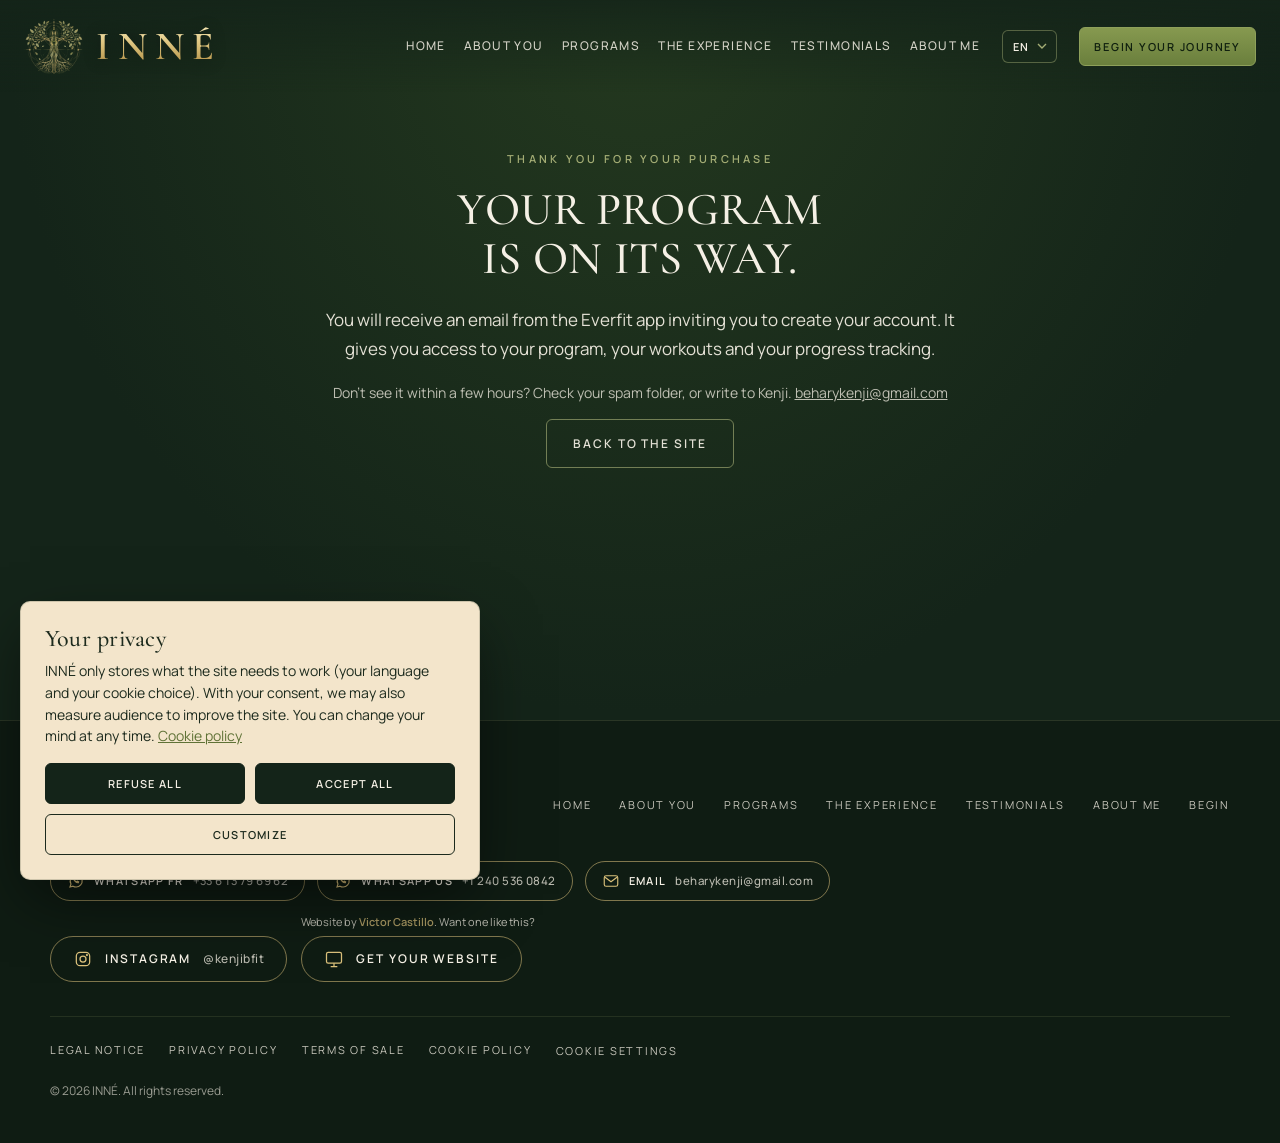
<file: INNE-site/welcome.html>
<!DOCTYPE html>
<html lang="en" translate="no" data-title="wl.title">
<head>
<meta charset="utf-8">
<meta name="robots" content="noindex">
<meta name="viewport" content="width=device-width, initial-scale=1">
<title>Welcome — INNÉ</title>
<meta name="description" content="Real journeys with INNÉ. Only genuine client stories are published.">
<meta property="og:title" content="Testimonials — INNÉ">
<meta property="og:description" content="Real journeys with INNÉ. Only genuine client stories are published.">
<meta property="og:type" content="website">
<meta name="theme-color" content="#142419">
<meta name="google" content="notranslate">
<link rel="icon" href="data:image/svg+xml,%3Csvg xmlns='http://www.w3.org/2000/svg' viewBox='0 0 64 64'%3E%3Crect width='64' height='64' rx='10' fill='%23142419'/%3E%3Cpath d='M18 46c0-18 10-28 28-30 0 18-10 30-26 30M18 46l16-16' fill='none' stroke='%23A4AD75' stroke-width='3' stroke-linecap='round'/%3E%3C/svg%3E">
<link rel="stylesheet" href="css/inne.css">
<script>document.documentElement.classList.add("js")</script>
</head>
<body>
<a class="skip" href="#main" data-i18n="skip">Skip to content</a>
<header class="site-header">
  <div class="wrap">
    <a class="logo" href="index.html" aria-label="INNÉ — The Wisdom Within"><img src="img/emblem-sm.png" alt="" width="60" height="56"><span><b>INNÉ</b><small>The Wisdom Within</small></span></a>
    <nav class="nav" id="nav" aria-label="Main"><a href="index.html" data-i18n="nav.home">Home</a><a href="about-you.html" data-i18n="nav.aboutyou">About you</a><a href="programs.html" data-i18n="nav.programs">Programs</a><a href="experience.html" data-i18n="nav.experience">The Experience</a><a href="journeys.html" data-i18n="nav.journeys">Testimonials</a><a href="about.html" data-i18n="nav.aboutme">About me</a><a class="nav-only" href="begin.html" data-i18n="nav.cta">Begin Your Journey</a></nav>
    <select class="lang" id="lang" aria-label="Language" data-i18n-aria="lang.label"><option value="en" label="EN">EN</option><option value="es" label="ES">ES</option><option value="fr" label="FR">FR</option><option value="sv" label="SV">SV</option><option value="de" label="DE">DE</option><option value="it" label="IT">IT</option></select>
    <a class="btn btn-solid btn-sm" href="begin.html" data-i18n="nav.cta">Begin Your Journey</a>
    <button class="burger" type="button" aria-controls="nav" aria-expanded="false" aria-label="Menu" data-i18n-aria="nav.menu"><span></span><span></span></button>
  </div>
</header>
<main id="main" class="welcome">
<section class="wl-view" id="wl-program" hidden><div class="wrap wl-card">
  <span class="eyebrow" data-i18n="wp.eyebrow">Thank you for your purchase</span>
  <h1 class="h2" data-i18n="wp.h">Your program is on its way.</h1>
  <p data-i18n="wp.p1">You will receive an email from the Everfit app inviting you to create your account. It gives you access to your program, your workouts and your progress tracking.</p>
  <p class="wl-small"><span data-i18n="wp.p2">Don't see it within a few hours? Check your spam folder, or write to Kenji.</span> <a data-contact-email href="#"></a></p>
  <p><a class="btn btn-ghost" href="index.html" data-i18n="wp.cta">Back to the site</a></p>
</div></section>
<section class="wl-view" id="wl-private" hidden><div class="wrap">
  <article class="wl-letter">
    <img class="wl-logo" src="img/logo-light.png" alt="INNÉ — The Wisdom Within" width="560" height="560">
    <span class="eyebrow" data-i18n="wx.eyebrow">The Private Experience</span>
    <h1 data-i18n="wx.h">Your INNÉ transformation begins now.</h1>
    <p data-i18n="wx.p1">Thank you for your trust. By taking this step, you chose to invest in what matters most: your health, your energy and the person you want to become.</p>
    <p data-i18n="wx.p2">Kenji will contact you personally very soon, to get to know you, understand your goals and build your path together.</p>
    <p data-i18n="wx.p3">Until then, take a moment for yourself. Your return to what is innate has already begun.</p>
    <p class="wl-close" data-i18n="wx.p4">Welcome to INNÉ.</p>
    <p class="wl-sign" data-i18n="wx.sign">Kenji</p>
  </article>
</div></section>
</main>
<script>(function(){var v=(location.hash||"").replace("#","");var el=document.getElementById(v==="private"?"wl-private":"wl-program");if(el)el.hidden=false;})();</script>
<footer class="site-footer">
  <div class="wrap">
    <div class="foot-top">
      <a class="logo" href="index.html" aria-label="INNÉ — The Wisdom Within"><img src="img/emblem-sm.png" alt="" width="60" height="56"><span><b>INNÉ</b><small>The Wisdom Within</small></span></a>
      <nav class="foot-nav" aria-label="Footer"><a href="index.html" data-i18n="nav.home">Home</a><a href="about-you.html" data-i18n="nav.aboutyou">About you</a><a href="programs.html" data-i18n="nav.programs">Programs</a><a href="experience.html" data-i18n="nav.experience">The Experience</a><a href="journeys.html" data-i18n="nav.journeys">Testimonials</a><a href="about.html" data-i18n="nav.aboutme">About me</a><a href="begin.html" data-i18n="nav.begin">Begin</a></nav>
      <div class="foot-contact"><div class="contact-row"><a class="social-btn" href="https://wa.me/33613796962" target="_blank" rel="noopener"><svg viewBox="0 0 24 24" aria-hidden="true"><path d="M4 20l1.3-4A8 8 0 1112 20a8 8 0 01-4-1.1z"/><path d="M9 9.2c.3 1.7 2.1 3.6 3.8 4l1.1-1 1.6.8-.3 1.3c-2.5.5-6.2-3-6.4-5.6l1.3-.4.8 1.6z"/></svg><span data-i18n="ct.wafr">WhatsApp FR</span><small>+33 6 13 79 69 62</small></a><a class="social-btn" href="https://wa.me/12405360842" target="_blank" rel="noopener"><svg viewBox="0 0 24 24" aria-hidden="true"><path d="M4 20l1.3-4A8 8 0 1112 20a8 8 0 01-4-1.1z"/><path d="M9 9.2c.3 1.7 2.1 3.6 3.8 4l1.1-1 1.6.8-.3 1.3c-2.5.5-6.2-3-6.4-5.6l1.3-.4.8 1.6z"/></svg><span data-i18n="ct.waus">WhatsApp US</span><small>+1 240 536 0842</small></a><a class="social-btn" href="mailto:beharykenji@gmail.com"><svg viewBox="0 0 24 24" aria-hidden="true"><rect x="3" y="5" width="18" height="14" rx="2.5"/><path d="M4 7l8 6 8-6"/></svg><span data-i18n="ct.mail">Email</span><small>beharykenji@gmail.com</small></a></div><div class="social"><a class="social-btn" data-social="instagram" href="#" hidden target="_blank" rel="noopener"><svg viewBox="0 0 24 24" aria-hidden="true"><rect x="4" y="4" width="16" height="16" rx="4.5"/><circle cx="12" cy="12" r="3.6"/><circle cx="16.7" cy="7.3" r=".6"/></svg><span>Instagram</span><small data-social-handle></small></a><a class="social-btn" data-social="youtube" href="#" hidden target="_blank" rel="noopener"><svg viewBox="0 0 24 24" aria-hidden="true"><rect x="3" y="6" width="18" height="12" rx="3.5"/><path d="M10.5 9.5l4 2.5-4 2.5z"/></svg><span>YouTube</span><small data-social-handle></small></a><div class="foot-credit" data-i18n="ft.credit"><span class="fc-text">Website by <b>Victor Castillo</b>. Want one like this?</span><a class="social-btn" href="https://sportifhybride.com/creation-site" target="_blank" rel="noopener"><svg viewBox="0 0 24 24" aria-hidden="true"><rect x="3" y="4" width="18" height="13" rx="2"/><path d="M8 21h8M12 17v4"/></svg><span>Get your website</span></a></div></div></div>
    </div>
    <div class="foot-legal">
      <a href="legal.html" data-i18n="ft.legal">Legal notice</a>
      <a href="privacy.html" data-i18n="ft.privacy">Privacy policy</a>
      <a href="terms.html" data-i18n="ft.terms">Terms of sale</a>
      <a href="cookies.html" data-i18n="ft.cookies">Cookie policy</a>
      <button type="button" data-cookie-open data-i18n="ft.manage">Cookie settings</button>
    </div>
    <p class="foot-note">© 2026 INNÉ. <span data-i18n="ft.rights">All rights reserved.</span></p>
  </div>
</footer>
<div class="cookie" id="cookie" role="dialog" aria-labelledby="ck-title" tabindex="-1" hidden>
  <h2 id="ck-title" data-i18n="ck.title">Your privacy</h2>
  <p style="margin:0"><span data-i18n="ck.text">INNÉ only stores what the site needs to work (your language and your cookie choice). With your consent, we may also measure audience to improve the site. You can change your mind at any time.</span> <a href="cookies.html" data-i18n="ft.cookies">Cookie policy</a></p>
  <div class="cookie-opts" id="cookie-opts" hidden>
    <label><input type="checkbox" checked disabled><span><b data-i18n="ck.ess">Essential</b><span data-i18n="ck.essd">Required for the site to work. Always active.</span></span></label>
    <label><input type="checkbox" id="ck-analytics"><span><b data-i18n="ck.an">Audience measurement</b><span data-i18n="ck.and">Helps us understand how the site is used. No such tool is active at the moment.</span></span></label>
  </div>
  <div class="cookie-actions">
    <button type="button" class="btn btn-eq" id="ck-refuse" data-i18n="ck.refuse">Refuse all</button>
    <button type="button" class="btn btn-eq" id="ck-accept" data-i18n="ck.accept">Accept all</button>
    <button type="button" class="btn btn-ink wide" id="ck-custom" data-i18n="ck.custom">Customize</button>
    <button type="button" class="btn btn-ink wide" id="ck-save" hidden data-i18n="ck.save">Save my choices</button>
  </div>
</div>
<script src="js/settings.js"></script>
<script src="js/texts.js"></script>
<script src="js/site.js"></script>
</body>
</html>
</file>
<file: INNE-site/css/inne.css>
/* INNÉ — The Wisdom Within
   Fonts are self-hosted (no third-party request, GDPR-friendly). */
@font-face{font-family:"Cormorant Garamond";font-weight:400;font-style:normal;font-display:swap;src:url("../fonts/cormorant-garamond-latin-400-normal.woff2") format("woff2")}
@font-face{font-family:"Cormorant Garamond";font-weight:400;font-style:italic;font-display:swap;src:url("../fonts/cormorant-garamond-latin-400-italic.woff2") format("woff2")}
@font-face{font-family:"Cormorant Garamond";font-weight:500;font-style:normal;font-display:swap;src:url("../fonts/cormorant-garamond-latin-500-normal.woff2") format("woff2")}
@font-face{font-family:"Cormorant Garamond";font-weight:500;font-style:italic;font-display:swap;src:url("../fonts/cormorant-garamond-latin-500-italic.woff2") format("woff2")}
@font-face{font-family:"Cormorant Garamond";font-weight:600;font-style:normal;font-display:swap;src:url("../fonts/cormorant-garamond-latin-600-normal.woff2") format("woff2")}
@font-face{font-family:"Cormorant Garamond";font-weight:600;font-style:italic;font-display:swap;src:url("../fonts/cormorant-garamond-latin-600-italic.woff2") format("woff2")}
@font-face{font-family:"Manrope";font-weight:400;font-style:normal;font-display:swap;src:url("../fonts/manrope-latin-400-normal.woff2") format("woff2")}
@font-face{font-family:"Manrope";font-weight:500;font-style:normal;font-display:swap;src:url("../fonts/manrope-latin-500-normal.woff2") format("woff2")}
@font-face{font-family:"Manrope";font-weight:600;font-style:normal;font-display:swap;src:url("../fonts/manrope-latin-600-normal.woff2") format("woff2")}
@font-face{font-family:"Manrope";font-weight:700;font-style:normal;font-display:swap;src:url("../fonts/manrope-latin-700-normal.woff2") format("woff2")}

:root{
  --forest:#142419; --forest-2:#1b2f20; --olive:#303D25; --green:#758A45; --green-deep:#5f7236;
  --sage:#A4AD75; --sand:#E8D4AE; --cream:#F3E5CB; --ivory:#F5F0E5;
  --ink:#1c2a1d; --ink-soft:#4a5540;
  --serif:"Cormorant Garamond","Cormorant",Georgia,"Times New Roman",serif;
  --sans:"Manrope",system-ui,-apple-system,"Segoe UI",Roboto,sans-serif;
  --wrap:1180px; --r:6px; --ease:cubic-bezier(.2,.7,.2,1);
}
*,*::before,*::after{box-sizing:border-box}
[hidden]{display:none!important}
html{scroll-behavior:smooth;-webkit-text-size-adjust:100%}
body{margin:0;background:var(--forest);color:var(--ivory);font-family:var(--sans);font-size:16px;line-height:1.7;-webkit-font-smoothing:antialiased}
img,svg{display:block;max-width:100%}
a{color:inherit}
h1,h2,h3{font-family:var(--serif);font-weight:500;line-height:1.08;margin:0;letter-spacing:.01em;text-wrap:balance}
p{margin:0 0 1em}
.wrap{width:min(var(--wrap),100% - 48px);margin-inline:auto}
.skip{position:absolute;left:-999px;top:8px;background:var(--cream);color:var(--ink);padding:10px 16px;z-index:200;border-radius:var(--r)}
.skip:focus{left:8px}
:focus-visible{outline:2px solid var(--sage);outline-offset:3px}

/* ---------- Header ---------- */
.site-header{position:fixed;inset:0 0 auto 0;z-index:100;transition:background .4s var(--ease),box-shadow .4s var(--ease);background:linear-gradient(180deg,rgba(20,36,25,.85),rgba(20,36,25,0))}
.site-header.scrolled{background:rgba(20,36,25,.94);backdrop-filter:blur(10px);box-shadow:0 1px 0 rgba(164,173,117,.18)}
.site-header .wrap{display:flex;align-items:center;gap:26px;height:92px}
.logo{display:inline-flex;align-items:center;gap:12px;text-decoration:none;color:var(--ivory);line-height:1}
.logo img{width:60px;height:auto}
.logo span{display:inline-flex;flex-direction:column;align-items:center}
.logo b{font-family:var(--serif);font-weight:600;font-size:40px;letter-spacing:.2em;margin-right:-.2em;background:linear-gradient(180deg,#f6e7b4 0%,#dcc27c 45%,#b08d43 100%);-webkit-background-clip:text;background-clip:text;color:transparent;-webkit-text-fill-color:transparent;filter:drop-shadow(0 1px 8px rgba(0,0,0,.45))}
.logo small{display:flex;align-items:center;gap:8px;font-size:9.5px;letter-spacing:.26em;text-transform:uppercase;margin-top:6px;color:#dcc27c;white-space:nowrap}
.logo small::before,.logo small::after{content:"";width:14px;height:1px;background:#dcc27c;opacity:.8}
.nav{display:flex;gap:26px;margin-left:auto}
.nav a{font-size:12px;letter-spacing:.16em;text-transform:uppercase;text-decoration:none;font-weight:500;color:var(--ivory);opacity:.85;padding:6px 0;position:relative;transition:opacity .3s}
.nav a::after{content:"";position:absolute;left:0;right:0;bottom:0;height:1px;background:var(--sage);transform:scaleX(0);transform-origin:left;transition:transform .4s var(--ease)}
.nav a:hover,.nav a[aria-current]{opacity:1}
.nav a:hover::after,.nav a[aria-current]::after{transform:scaleX(1)}
.nav .nav-only{display:none}
.has-sub{position:relative}
.sub-toggle{background:none;border:0;color:var(--ivory);font:500 12px var(--sans);letter-spacing:.16em;text-transform:uppercase;opacity:.85;padding:6px 0;cursor:pointer;display:inline-flex;align-items:center;gap:7px;transition:opacity .3s}
.sub-toggle:hover,.sub-toggle[aria-current]{opacity:1}
.sub-toggle[aria-current]{box-shadow:0 1px 0 var(--sage)}
.sub-toggle svg{width:9px;height:6px;fill:none;stroke:var(--sage);stroke-width:1.4;transition:transform .3s}
.sub{position:absolute;top:100%;left:-18px;min-width:210px;padding:14px 18px;margin-top:10px;background:rgba(20,36,25,.97);border:1px solid rgba(164,173,117,.28);border-radius:var(--r);display:grid;gap:10px;opacity:0;visibility:hidden;transform:translateY(-6px);transition:opacity .3s,transform .3s var(--ease),visibility .3s}
.sub::before{content:"";position:absolute;left:0;right:0;top:-12px;height:12px}
.has-sub:hover .sub,.has-sub:focus-within .sub,.has-sub.open .sub{opacity:1;visibility:visible;transform:none}
.has-sub:hover .sub-toggle svg,.has-sub.open .sub-toggle svg{transform:rotate(180deg)}
.sub a{white-space:nowrap}
.lang{appearance:none;background:transparent;color:var(--ivory);border:1px solid rgba(164,173,117,.45);border-radius:var(--r);font:600 11px var(--sans);letter-spacing:.12em;padding:8px 26px 8px 10px;cursor:pointer;
  background-image:url("data:image/svg+xml,%3Csvg xmlns='http://www.w3.org/2000/svg' width='10' height='6'%3E%3Cpath d='M1 1l4 4 4-4' fill='none' stroke='%23A4AD75' stroke-width='1.4'/%3E%3C/svg%3E");background-repeat:no-repeat;background-position:right 9px center}
.lang option{color:#1c2a1d;background:#F3E5CB}
.burger{display:none;background:none;border:0;width:44px;height:44px;padding:10px;cursor:pointer}
.burger span{display:block;height:1.5px;background:var(--ivory);margin:6px 0;transition:transform .3s var(--ease),opacity .3s}

/* ---------- Buttons ---------- */
.btn{display:inline-flex;align-items:center;justify-content:center;gap:10px;font:600 12px var(--sans);letter-spacing:.16em;text-transform:uppercase;text-decoration:none;padding:15px 26px;border-radius:var(--r);border:1px solid transparent;cursor:pointer;transition:background .35s var(--ease),color .35s var(--ease),border-color .35s var(--ease),transform .35s var(--ease);text-align:center}
.btn .arr{transition:transform .35s var(--ease)}
.btn:hover .arr{transform:translateX(4px)}
.btn-solid{background:linear-gradient(180deg,#86994f,#6a7f3d);color:#10200f;border-color:#8ea05a}
.btn-solid:hover{background:linear-gradient(180deg,#a4ad75,#8a9b55);transform:translateY(-1px)}
.btn-ghost{color:var(--ivory);border-color:rgba(164,173,117,.7)}
.btn-ghost:hover{background:rgba(164,173,117,.16);border-color:var(--sage)}
.btn-ink{color:var(--ink);border-color:var(--ink);background:transparent}
.btn-ink:hover{background:var(--forest);color:var(--ivory)}
.btn-sm{padding:11px 18px;font-size:11px}
.site-header .btn{white-space:nowrap}

/* ---------- Hero ---------- */
.hero{position:relative;min-height:min(100vh,980px);display:flex;align-items:center;overflow:hidden;background:var(--forest);padding:130px 0 70px}
.hero-media{position:absolute;inset:0 0 0 auto;width:64%}
.hero-media img{width:100%;height:100%;object-fit:cover;object-position:50% 18%}
.hero-media::after{content:"";position:absolute;inset:0;background:linear-gradient(90deg,var(--forest) 0%,rgba(20,36,25,.82) 22%,rgba(20,36,25,.25) 58%,rgba(20,36,25,.05) 100%),linear-gradient(0deg,rgba(20,36,25,.75) 0%,rgba(20,36,25,0) 30%)}
.hero .wrap{position:relative}
.hero-copy{max-width:590px}
.hero-logo{width:clamp(220px,25vw,340px);height:auto;margin:0 0 10px -22px}
.about-logo{width:clamp(240px,30vw,380px);height:auto;margin:-20px auto 26px}
.hero-mark{display:inline-flex;flex-direction:column;align-items:center;margin-bottom:34px}
.hero-mark b{font:500 clamp(48px,6vw,72px)/1 var(--serif);letter-spacing:.2em;margin-right:-.2em}
.hero-mark small{display:flex;align-items:center;gap:12px;font-size:11px;letter-spacing:.3em;text-transform:uppercase;color:var(--sage);margin-top:12px}
.hero-mark small::before,.hero-mark small::after{content:"";width:26px;height:1px;background:var(--sage)}
.hero h1{font-size:clamp(36px,4.6vw,60px);text-transform:uppercase;letter-spacing:.015em}
.hero h1 em,.page-hero h1 em{font-style:italic;color:var(--sage);font-weight:500}
.hero p{font-size:clamp(16px,1.4vw,19px);max-width:440px;margin:22px 0 34px;opacity:.92}
.actions{display:flex;flex-wrap:wrap;gap:16px}

.page-hero{position:relative;min-height:62vh;display:flex;align-items:flex-end;padding:150px 0 70px;overflow:hidden;background:var(--forest)}
.page-hero>img{position:absolute;inset:0;width:100%;height:100%;object-fit:cover}
.page-hero::after{content:"";position:absolute;inset:0;background:linear-gradient(0deg,var(--forest) 2%,rgba(20,36,25,.42) 45%,rgba(20,36,25,.5) 100%)}
.page-hero .wrap{position:relative;z-index:1}
.page-hero h1{font-size:clamp(38px,5vw,64px);text-transform:uppercase;max-width:14em}
.page-hero p{max-width:560px;margin:18px 0 0;font-size:18px;opacity:.92}
.page-hero.plain{min-height:0;padding:170px 0 40px}
.page-hero.plain::after{display:none}

/* ---------- Sections ---------- */
.section{padding:clamp(72px,9vw,128px) 0;position:relative}
.dark{background:var(--forest)}
.olive{background:linear-gradient(180deg,#1d2d1c,var(--olive))}
.sand{color:var(--ink);background-color:var(--sand);
  background-image:url("data:image/svg+xml,%3Csvg xmlns='http://www.w3.org/2000/svg' width='300' height='300'%3E%3Cfilter id='n'%3E%3CfeTurbulence type='fractalNoise' baseFrequency='.8' numOctaves='3' stitchTiles='stitch'/%3E%3CfeColorMatrix values='0 0 0 0 .35 0 0 0 0 .27 0 0 0 0 .12 0 0 0 .1 0'/%3E%3C/filter%3E%3Crect width='300' height='300' filter='url(%23n)'/%3E%3C/svg%3E"),radial-gradient(ellipse at 50% 0%,var(--cream),var(--sand) 70%)}
.eyebrow{font-size:11px;letter-spacing:.3em;text-transform:uppercase;color:var(--sage);font-weight:600;margin-bottom:16px;display:block}
.sand .eyebrow{color:var(--green-deep)}
.h2{font-size:clamp(30px,3.6vw,46px);text-transform:uppercase}
.h2.rule{display:flex;align-items:center;gap:22px}
.h2.rule::after{content:"";flex:0 0 70px;height:1px;background:var(--sage)}
.center{text-align:center}
.title-lines{display:flex;align-items:center;justify-content:center;gap:26px;margin-bottom:56px}
.title-lines::before,.title-lines::after{content:"";flex:0 1 80px;height:1px;background:var(--green-deep);opacity:.7}
.lead{font-size:17px;max-width:620px;opacity:.92}
.center .lead{margin-inline:auto}

.split{display:grid;grid-template-columns:1fr 1.15fr;gap:clamp(32px,6vw,84px);align-items:center}
.split.rev{grid-template-columns:1.15fr 1fr}
.frame{position:relative;border-radius:var(--r);overflow:hidden;box-shadow:0 30px 60px -30px rgba(0,0,0,.7)}
.frame img{width:100%;height:100%;object-fit:cover;transition:transform 1.4s var(--ease)}
.frame:hover img{transform:scale(1.03)}
.frame::after{content:"";position:absolute;inset:0;box-shadow:inset 0 0 0 1px rgba(164,173,117,.22);border-radius:var(--r);pointer-events:none}
.ratio-45{aspect-ratio:4/5}.ratio-43{aspect-ratio:4/3}.ratio-11{aspect-ratio:1}.ratio-34{aspect-ratio:3/4}

/* full-bleed image band */
.band{display:grid;grid-template-columns:44% 1fr;min-height:480px;background:var(--forest)}
.band-img{position:relative;min-height:320px}
.band-img img{position:absolute;inset:0;width:100%;height:100%;object-fit:cover}
.band-img::after{content:"";position:absolute;inset:0;background:linear-gradient(90deg,rgba(20,36,25,0) 55%,var(--forest) 100%)}
.band-copy{padding:clamp(48px,7vw,96px) clamp(24px,6vw,90px) clamp(48px,7vw,96px) clamp(24px,3vw,40px);align-self:center;max-width:760px}

.pillars{display:grid;grid-template-columns:repeat(6,1fr);gap:18px;margin-top:44px;padding:0;list-style:none}
.pillars li{text-align:center;font-size:11px;letter-spacing:.18em;text-transform:uppercase;font-weight:500}
.pillars svg{width:38px;height:38px;margin:0 auto 12px;stroke:var(--sage);fill:none;stroke-width:1.2;stroke-linecap:round;stroke-linejoin:round}
.pillar-cards{display:grid;grid-template-columns:repeat(3,1fr);gap:22px;margin-top:52px}
.pillar-cards article{border:1px solid rgba(164,173,117,.22);border-radius:var(--r);padding:30px 26px;background:rgba(48,61,37,.35);transition:border-color .4s,transform .4s var(--ease)}
.pillar-cards article:hover{border-color:var(--sage);transform:translateY(-3px)}
.pillar-cards svg{width:36px;height:36px;stroke:var(--sage);fill:none;stroke-width:1.2;stroke-linecap:round;stroke-linejoin:round;margin-bottom:16px}
.pillar-cards h3{font-size:24px;text-transform:uppercase;margin-bottom:8px}
.pillar-cards p{margin:0;font-size:15px;opacity:.85}

/* Meet Kenji */
.meet{display:grid;grid-template-columns:.9fr 1.2fr .7fr;gap:clamp(24px,4vw,56px);align-items:center}
.meet h2{color:var(--sage)}
.textlink{font:600 12px var(--sans);letter-spacing:.16em;text-transform:uppercase;text-decoration:none;color:var(--sage);border-bottom:1px solid currentColor;padding-bottom:4px;transition:color .3s}
.textlink:hover{color:var(--ivory)}
.sand .textlink{color:var(--green-deep)}

/* Program cards */
.cards{display:grid;grid-template-columns:repeat(3,1fr);gap:26px;align-items:stretch}
.card{background:var(--cream);border:1px solid rgba(48,61,37,.16);border-radius:10px;overflow:hidden;display:flex;flex-direction:column;text-align:center;box-shadow:0 18px 40px -28px rgba(48,40,10,.55);transition:transform .5s var(--ease),box-shadow .5s var(--ease);position:relative}
.card:hover{transform:translateY(-6px);box-shadow:0 30px 50px -28px rgba(48,40,10,.6)}
.card-art{height:150px;overflow:hidden}
.card-art svg{width:100%;height:100%}
.card-body{padding:26px 28px 32px;display:flex;flex-direction:column;flex:1}
.card h3{font-size:26px;text-transform:uppercase}
.card .kind{font-family:var(--serif);font-style:italic;font-weight:600;font-size:17px;margin:4px 0 12px;color:var(--ink-soft)}
.card p{font-size:14.5px;line-height:1.6;margin:0 0 18px}
.card .price{font-family:var(--serif);font-size:34px;font-weight:600;margin:auto 0 18px;line-height:1}
.card.feature{background:radial-gradient(ellipse at 20% 0%,#2c4426,var(--forest) 70%);color:var(--ivory);border-color:rgba(164,173,117,.5)}
.card.feature .kind{color:var(--sage)}
.card.feature .card-body{padding-top:54px}
.badge{position:absolute;top:0;left:50%;transform:translateX(-50%);background:var(--green);color:#10200f;font:700 10px var(--sans);letter-spacing:.16em;text-transform:uppercase;padding:8px 16px;border-radius:0 0 6px 6px;white-space:nowrap}
.card .frond{position:absolute;top:-24px;right:-34px;width:150px;opacity:.2;pointer-events:none}
.card .frond.l{right:auto;left:-34px;transform:scaleX(-1)}
.price-note{font-size:13px;margin-top:28px;opacity:.75}

/* Compare table */
.compare{width:100%;border-collapse:collapse;margin-top:8px;font-size:15px}
.compare th,.compare td{padding:16px 14px;border-bottom:1px solid rgba(48,61,37,.2);text-align:center}
.compare th:first-child,.compare td:first-child{text-align:left}
.compare thead th{font-family:var(--serif);font-size:19px;font-weight:600;text-transform:uppercase;letter-spacing:.03em}
.compare svg{width:20px;height:20px;margin:auto;stroke:var(--green-deep);fill:none;stroke-width:2}
.compare .no{opacity:.3}
.table-scroll{overflow-x:auto}

/* Experience */
.exp{display:grid;grid-template-columns:1fr 1.2fr .9fr;gap:clamp(24px,4vw,52px);align-items:center}
.checks{list-style:none;padding:0;margin:0;display:grid;gap:13px;font-size:15px}
.checks li{display:flex;gap:12px;align-items:flex-start}
.checks svg{flex:0 0 20px;width:20px;height:20px;margin-top:3px;stroke:var(--sage);fill:none;stroke-width:1.5}
.devices{position:relative;padding:0 8% 9% 0}
.laptop{background:#0c150e;border:6px solid #263326;border-radius:12px 12px 4px 4px;aspect-ratio:16/10;display:grid;grid-template-columns:30% 1fr;overflow:hidden;box-shadow:0 30px 60px -20px rgba(0,0,0,.8)}
.laptop-base{height:10px;margin:0 -5%;background:linear-gradient(#3a473a,#1e291f);border-radius:0 0 12px 12px}
.ui-side{background:#101c13;padding:10% 10%;font-size:clamp(7px,.8vw,10px);display:grid;gap:8%;align-content:start}
.ui-side b{font:500 1.7em var(--serif);letter-spacing:.2em;text-align:center;margin-bottom:6%}
.ui-side span{display:flex;align-items:center;gap:8px;opacity:.8}
.ui-side span::before{content:"";width:7px;height:7px;border:1px solid var(--sage);border-radius:50%}
.ui-side span:first-of-type{opacity:1;color:var(--sage)}
.ui-main{position:relative;font-size:clamp(8px,.9vw,11px)}
.ui-main svg{width:100%;height:100%}
.ui-main div{position:absolute;left:8%;top:10%;font:500 1.6em var(--serif)}
.ui-main small{position:absolute;left:8%;bottom:9%;right:8%;font-size:.9em;padding-bottom:9px;border-bottom:3px solid rgba(245,240,229,.2)}
.ui-main small::after{content:"";position:absolute;left:0;bottom:-3px;width:42%;height:3px;background:var(--green)}
.phone{position:absolute;right:0;bottom:0;width:25%;aspect-ratio:9/18.5;background:#101c13;border:5px solid #263326;border-radius:16px;padding:14% 10% 8%;font-size:clamp(6px,.7vw,9px);display:grid;gap:7%;align-content:start;box-shadow:0 20px 40px -12px rgba(0,0,0,.8)}
.phone b{font:500 1.6em var(--serif);letter-spacing:.2em;text-align:center;margin-bottom:8%}
.phone span{display:flex;align-items:center;gap:6px;opacity:.85}
.phone span::before{content:"";width:6px;height:6px;border:1px solid var(--sage);border-radius:50%;flex:none}
.caption{font-size:12px;opacity:.6;margin-top:18px;text-align:center;font-style:italic}

.steps{display:grid;grid-template-columns:repeat(3,1fr);gap:28px;counter-reset:s;margin-top:48px}
.steps article{counter-increment:s;border-top:1px solid var(--green-deep);padding-top:22px}
.steps article::before{content:"0" counter(s);font:italic 500 44px/1 var(--serif);color:var(--green-deep);display:block;margin-bottom:12px}
.steps h3{font-size:25px;text-transform:uppercase;margin-bottom:8px}
.steps p{margin:0;font-size:15px}

/* Journeys */
.journey-empty{max-width:640px;margin:0 auto;text-align:center}
.journey-empty svg{width:54px;height:54px;margin:0 auto 22px;stroke:var(--green-deep);fill:none;stroke-width:1.1;stroke-linecap:round;stroke-linejoin:round}
.journey-empty p{font-family:var(--serif);font-style:italic;font-size:22px;line-height:1.45;margin-bottom:28px}

/* Philosophy + checkout */
.philo{font:italic 500 clamp(22px,2.6vw,32px)/1.4 var(--serif);max-width:900px;margin:0 auto}
.checkout{display:grid;gap:18px;max-width:640px}
.checkout fieldset{border:0;padding:0;margin:0 0 6px;display:grid;gap:12px}
.checkout legend{font:600 12px var(--sans);letter-spacing:.14em;text-transform:uppercase;margin-bottom:12px;padding:0}
.option{display:flex;align-items:center;gap:14px;padding:16px 18px;border:1px solid rgba(48,61,37,.3);border-radius:var(--r);background:var(--ivory);cursor:pointer;transition:border-color .3s,box-shadow .3s}
.option:has(input:checked){border-color:var(--green-deep);box-shadow:0 0 0 2px rgba(117,138,69,.35)}
.option input{width:18px;height:18px;accent-color:var(--green-deep);flex:none}
.option-body{flex:1;display:grid}
.option-body b{font:600 21px var(--serif);text-transform:uppercase;letter-spacing:.02em}
.option-body small{font-size:13px;opacity:.75}
.option-price{font:600 22px var(--serif);white-space:nowrap}
.checkout .check{display:flex;gap:12px;align-items:flex-start;font-size:14px;line-height:1.5}
.checkout .check input{margin-top:4px;width:18px;height:18px;accent-color:var(--green-deep);flex:none}
.checkout .total{display:flex;justify-content:space-between;align-items:baseline;border-top:1px solid rgba(48,61,37,.3);padding-top:16px;margin:6px 0 0;font:600 12px var(--sans);letter-spacing:.14em;text-transform:uppercase}
.checkout .total strong{font:600 34px var(--serif);letter-spacing:0;text-transform:none}
.checkout .fineprint{margin:0;opacity:.85;max-width:none}
.checkout .form-msg{margin:0}
#co-pay[aria-disabled=true]{opacity:.55}

/* Quote */
.quote{text-align:center;max-width:860px;margin:auto}
.quote blockquote{font:italic 500 clamp(26px,3.4vw,42px)/1.25 var(--serif);margin:0 0 20px;color:var(--ivory)}
.quote cite{font:600 11px var(--sans);letter-spacing:.3em;text-transform:uppercase;color:var(--sage);font-style:normal}

/* Final CTA */
.final{position:relative;padding:clamp(90px,11vw,150px) 0;overflow:hidden;background:var(--forest)}
.final>img{position:absolute;inset:0 0 0 auto;width:62%;height:100%;object-fit:cover;object-position:50% 30%}
.final::after{content:"";position:absolute;inset:0;background:linear-gradient(90deg,var(--forest) 0%,var(--forest) 38%,rgba(20,36,25,.55) 62%,rgba(20,36,25,.12) 100%)}
.final .wrap{position:relative;z-index:1}
.final h2{font-size:clamp(38px,5vw,62px);text-transform:uppercase;max-width:9em}
.final h2::after{content:"";display:block;width:70px;height:1px;background:var(--sage);margin:22px 0}
.final p{max-width:400px}
.signup{display:flex;max-width:470px;margin-top:24px;border-radius:var(--r);overflow:hidden;border:1px solid rgba(164,173,117,.6)}
.signup input{flex:1;min-width:0;border:0;background:var(--cream);color:var(--ink);font:italic 15px var(--sans);padding:0 16px}
.signup .btn{border-radius:0;border:0}
.fineprint{font-size:12px;opacity:.75;max-width:470px;margin-top:12px;line-height:1.5}
.form-msg{margin-top:14px;font-size:14px;padding:12px 14px;border-radius:var(--r);border:1px solid var(--sage);background:rgba(164,173,117,.14);max-width:560px}
.form-msg[hidden]{display:none}

/* Forms */
.form{display:grid;gap:20px;max-width:640px}
.form label{display:grid;gap:8px;font-size:12px;letter-spacing:.14em;text-transform:uppercase;font-weight:600}
.form input[type=text],.form input[type=email],.form select,.form textarea{font:400 16px var(--sans);padding:14px 16px;border-radius:var(--r);border:1px solid rgba(48,61,37,.35);background:var(--ivory);color:var(--ink);width:100%;letter-spacing:0;text-transform:none}
.form textarea{min-height:140px;resize:vertical}
.form .check{display:flex;gap:12px;align-items:flex-start;text-transform:none;letter-spacing:0;font-weight:400;font-size:14px;line-height:1.5}
.form .check input{margin-top:4px;width:18px;height:18px;accent-color:var(--green-deep);flex:none}
.form .req{font-size:12px;opacity:.7;margin:0}
.sand .form-msg{border-color:var(--green-deep);background:rgba(117,138,69,.14)}
.sand a:not(.btn){color:var(--green-deep)}

/* FAQ */
.faq{max-width:780px;margin:0 auto}
.faq details{border-bottom:1px solid rgba(164,173,117,.3);padding:20px 0}
.faq summary{font:500 23px var(--serif);cursor:pointer;list-style:none;display:flex;justify-content:space-between;gap:20px}
.faq summary::-webkit-details-marker{display:none}
.faq summary::after{content:"+";color:var(--sage);transition:transform .3s}
.faq details[open] summary::after{transform:rotate(45deg)}
.faq p{margin:14px 0 0;opacity:.88}

/* Legal pages */
.legal{max-width:800px;margin:0 auto;font-size:15.5px}
.legal h2{font-size:27px;margin:44px 0 12px}
.legal h3{font:700 14px var(--sans);letter-spacing:.08em;text-transform:uppercase;margin:26px 0 8px}
.legal ul{padding-left:20px}.legal li{margin-bottom:6px}
.legal table{width:100%;border-collapse:collapse;font-size:14px;margin:14px 0}
.legal th,.legal td{border:1px solid rgba(48,61,37,.25);padding:10px;text-align:left;vertical-align:top}
.legal mark{background:#f6d77a;color:#3b2c00;padding:1px 5px;border-radius:3px}
.notice{border-left:3px solid var(--green-deep);background:rgba(117,138,69,.14);padding:14px 18px;border-radius:0 var(--r) var(--r) 0;margin:0 0 28px;font-size:14.5px}
.notice.warn{border-color:#b98a1b;background:rgba(246,215,122,.35)}
[data-legal][hidden]{display:none}

/* Footer */
.site-footer{background:#0f1c13;padding:56px 0 30px;font-size:13px;border-top:1px solid rgba(164,173,117,.18)}
.foot-top{display:flex;flex-wrap:wrap;align-items:center;gap:28px 40px;justify-content:space-between}
.foot-nav{display:flex;flex-wrap:wrap;gap:12px 28px}
.foot-nav a,.foot-legal a,.foot-legal button{font-size:11px;letter-spacing:.16em;text-transform:uppercase;text-decoration:none;opacity:.8;transition:opacity .3s,color .3s}
.foot-nav a:hover,.foot-legal a:hover,.foot-legal button:hover{opacity:1;color:var(--sage)}
.social{display:flex;gap:14px;flex-wrap:wrap}
.social-btn{display:inline-flex;align-items:center;gap:12px;padding:12px 22px;border:1px solid rgba(220,194,124,.55);border-radius:999px;text-decoration:none;color:var(--ivory);font:600 12px var(--sans);letter-spacing:.16em;text-transform:uppercase;transition:background .35s var(--ease),border-color .35s,transform .35s var(--ease)}
.social-btn:hover{background:rgba(220,194,124,.14);border-color:#dcc27c;transform:translateY(-1px)}
.social-btn svg{width:20px;height:20px;fill:none;stroke:#dcc27c;stroke-width:1.5}
.social-btn small{font:500 12px var(--sans);letter-spacing:.04em;text-transform:none;opacity:.75}
.social-btn small:empty{display:none}
.social-btn.big{padding:18px 34px;font-size:14px;gap:14px}
.social-btn.big svg{width:26px;height:26px}
.social-btn.big small{font-size:14px}
.social-row{display:flex;gap:16px;justify-content:center;flex-wrap:wrap;margin:44px 0 0}
.foot-legal{display:flex;flex-wrap:wrap;gap:10px 24px;margin-top:34px;padding-top:24px;border-top:1px solid rgba(164,173,117,.14)}
.foot-legal button{background:none;border:0;color:inherit;font-family:inherit;cursor:pointer;padding:0}
.foot-note{margin-top:22px;opacity:.6;font-size:12px;line-height:1.6;max-width:820px}

/* Cookie consent */
.cookie{position:fixed;left:20px;bottom:20px;z-index:150;width:min(460px,calc(100% - 40px));background:var(--cream);color:var(--ink);border-radius:10px;padding:24px;box-shadow:0 24px 60px -10px rgba(0,0,0,.6);border:1px solid rgba(48,61,37,.2);font-size:14px;line-height:1.55}
.cookie[hidden]{display:none}
.cookie h2{font-size:24px;margin-bottom:8px}
.cookie-actions{display:grid;grid-template-columns:1fr 1fr;gap:10px;margin-top:16px}
.cookie .btn{padding:12px 10px;font-size:11px;letter-spacing:.12em}
.cookie .btn-eq{background:var(--forest);color:var(--ivory);border-color:var(--forest)}
.cookie .btn-eq:hover{background:var(--olive)}
.cookie .wide{grid-column:1/-1}
.cookie-opts{display:grid;gap:12px;margin-top:14px;padding-top:14px;border-top:1px solid rgba(48,61,37,.2)}
.cookie-opts[hidden]{display:none}
.cookie-opts label{display:flex;gap:12px;align-items:flex-start}
.cookie-opts input{margin-top:4px;width:17px;height:17px;accent-color:var(--green-deep);flex:none}
.cookie-opts b{display:block}
.cookie a{color:var(--green-deep)}

/* Reveal */
.js .reveal{opacity:0;transform:translateY(22px);transition:opacity 1s var(--ease),transform 1s var(--ease)}
.js .reveal.in{opacity:1;transform:none}
.js .reveal.d1{transition-delay:.12s}.js .reveal.d2{transition-delay:.24s}
@media (prefers-reduced-motion:reduce){
  html{scroll-behavior:auto}
  .js .reveal{opacity:1;transform:none;transition:none}
  .frame img,.card,.btn{transition:none}
}

/* ---------- Responsive ---------- */
@media (max-width:1080px){
  .nav{position:fixed;inset:92px 0 0 0;background:rgba(15,28,19,.98);flex-direction:column;align-items:center;justify-content:center;gap:30px;margin:0;transform:translateY(-12px);opacity:0;visibility:hidden;transition:opacity .35s,transform .35s var(--ease),visibility .35s}
  .nav a{font-size:15px}
  .nav .nav-only{display:block;color:var(--sage);opacity:1}
  .nav{gap:24px;overflow:auto;padding:24px 0}
  .has-sub{display:contents}
  .sub-toggle{display:none}
  .sub{display:contents;position:static;opacity:1;visibility:visible;transform:none}
  .nav-open .nav{opacity:1;transform:none;visibility:visible}
  .nav-open .site-header{background:rgba(15,28,19,.98)}
  .lang{margin-left:auto}
  .burger{display:block}
  .nav-open .burger span:first-child{transform:translateY(3.75px) rotate(45deg)}
  .nav-open .burger span:last-child{transform:translateY(-3.75px) rotate(-45deg)}
  .site-header .btn{display:none}
  .exp{grid-template-columns:1fr 1fr}.exp>:first-child{grid-column:1/-1}
  .meet{grid-template-columns:1fr 1.3fr}.meet>:last-child{display:none}
  .pillars{grid-template-columns:repeat(3,1fr);row-gap:30px}
}
@media (max-width:820px){
  .hero{min-height:92vh;align-items:flex-end;padding-bottom:56px}
  .hero-media{width:100%}
  .hero-media::after{background:linear-gradient(0deg,var(--forest) 8%,rgba(20,36,25,.78) 42%,rgba(20,36,25,.25) 75%,rgba(20,36,25,.5) 100%)}
  .hero-mark,.hero-logo{display:none}
  .split,.split.rev,.band,.meet,.exp,.cards,.steps,.pillar-cards{grid-template-columns:1fr}
  .split.rev>.frame{order:-1}
  .band-img::after{background:linear-gradient(0deg,var(--forest) 0%,rgba(20,36,25,0) 45%)}
  .band-copy{padding:36px 24px 72px}
  .cards{max-width:440px;margin-inline:auto}
  .title-lines{gap:14px;margin-bottom:40px}
  .title-lines::before,.title-lines::after{flex-basis:28px}
  .devices{max-width:480px;margin:auto}
  .final>img{width:100%}
  .final::after{background:linear-gradient(0deg,rgba(20,36,25,.96) 25%,rgba(20,36,25,.62) 100%)}
  .signup{flex-direction:column;border:0;gap:10px;overflow:visible}
  .signup input{flex:none;height:52px;border-radius:var(--r);border:1px solid rgba(164,173,117,.6)}
  .signup .btn{border-radius:var(--r)}
  .foot-top{flex-direction:column;align-items:flex-start}
  .cookie{left:12px;bottom:12px;width:calc(100% - 24px);padding:20px}
}
@media (max-width:420px){
  .logo b{font-size:28px}.logo small{display:none}
  .logo img{width:44px}
  .site-header .wrap{height:76px}
  .nav{inset:76px 0 0 0}
  .site-header .wrap{gap:12px}
  .actions .btn{width:100%}
}

/* ---------- About me — story page ---------- */
.page-hero.tall{min-height:min(100vh,920px)}
.page-hero.tall>img{object-position:50% 30%}
.page-hero.tall::after{background:linear-gradient(0deg,var(--forest) 0%,rgba(20,36,25,.74) 30%,rgba(20,36,25,.18) 62%,rgba(20,36,25,.5) 100%)}
.page-hero.tall h1{font-size:clamp(46px,7vw,96px);letter-spacing:.04em;line-height:1}
.page-hero.tall .hero-sub{font:italic 500 clamp(21px,2.4vw,30px)/1.3 var(--serif);max-width:20em;margin-top:20px;opacity:1}
.page-hero.tall .tag{font-size:12px;letter-spacing:.22em;text-transform:uppercase;color:var(--sage);font-weight:600;max-width:none;margin-top:22px;line-height:1.9}
.opening{font:italic 500 clamp(26px,3.4vw,44px)/1.25 var(--serif);max-width:20em;margin:0 auto clamp(48px,6vw,84px);text-align:center}
.prose p{max-width:620px;margin:0 0 1.15em;opacity:.92}
.prose p:last-child{margin-bottom:0}
.prose .pull{font:italic 500 clamp(21px,2.1vw,27px)/1.35 var(--serif);opacity:1;color:var(--ivory);border-left:1px solid var(--sage);padding-left:22px;margin:1.5em 0}
.prose .beat{font:italic 500 clamp(20px,1.9vw,24px)/1.35 var(--serif);color:var(--sage);opacity:1}
.prose.narrow{max-width:680px;margin:clamp(40px,5vw,64px) auto 0;text-align:center}
.prose.narrow p{max-width:none}
.split.top{align-items:start}
.split.top>.shot{position:sticky;top:120px}
.split+.split{margin-top:clamp(56px,7vw,100px)}
.h2.rule.story-title{display:block;max-width:18em;margin-bottom:clamp(36px,5vw,60px);text-wrap:balance}
.h2.rule.story-title::after{display:block;width:70px;margin-top:22px}
.shot{margin:0}
.shot .frame.natural img{height:auto;display:block}
.shot figcaption{font-size:11px;letter-spacing:.14em;text-transform:uppercase;color:var(--sage);opacity:.85;margin-top:14px}
.scene{position:relative;min-height:min(84vh,780px);display:flex;align-items:center;overflow:hidden;background:var(--forest);padding:clamp(90px,11vw,150px) 0}
.scene>img{position:absolute;inset:0;width:100%;height:100%;object-fit:cover}
.scene::after{content:"";position:absolute;inset:0;background:linear-gradient(90deg,rgba(20,36,25,.94) 0%,rgba(20,36,25,.78) 34%,rgba(20,36,25,.2) 68%,rgba(20,36,25,.1) 100%),linear-gradient(0deg,var(--forest) 0%,rgba(20,36,25,0) 22%,rgba(20,36,25,0) 80%,rgba(20,36,25,.7) 100%)}
.scene .wrap{position:relative;z-index:1}
.scene.end>img{inset:0 0 0 auto;width:68%}
.scene.end::after{background:linear-gradient(90deg,var(--forest) 0%,var(--forest) 32%,rgba(20,36,25,.6) 50%,rgba(20,36,25,.08) 78%),linear-gradient(0deg,var(--forest) 0%,rgba(20,36,25,0) 20%,rgba(20,36,25,0) 82%,rgba(20,36,25,.75) 100%)}
.scene-copy{max-width:520px}
.scene-copy .big{font:500 clamp(30px,3.8vw,50px)/1.15 var(--serif);margin:0;text-wrap:balance}
.scene-copy .big::after{content:"";display:block;width:70px;height:1px;background:var(--sage);margin:26px 0}
.scene-copy p{margin:0;font-size:17px;opacity:.94}
.scene-copy p+.big{margin-top:26px}
.scene-copy p+.big::after{margin-bottom:0;display:none}
.quote .ask{font-size:12px;letter-spacing:.24em;text-transform:uppercase;color:var(--sage);font-weight:600;margin:0 0 22px}
.quote .answer{font:italic 500 clamp(20px,2vw,25px)/1.35 var(--serif);color:var(--sage);margin:8px 0 0}
@media (max-width:820px){
  .page-hero.tall{min-height:90vh}
  .split.top>.shot{position:static}
  .split.rev>.shot{order:-1}
  .scene{align-items:flex-end;min-height:88vh;padding:120px 0 64px}
  .scene.end{min-height:100vh}
  .scene.end>img{inset:0 0 auto 0;width:100%;height:64%;object-position:50% 88%!important}
  .scene::after{background:linear-gradient(0deg,var(--forest) 0%,rgba(20,36,25,.9) 32%,rgba(20,36,25,.3) 66%,rgba(20,36,25,.55) 100%)}
  .scene.end::after{background:linear-gradient(0deg,var(--forest) 0%,var(--forest) 37%,rgba(20,36,25,.15) 58%,rgba(20,36,25,.1) 85%,rgba(20,36,25,.6) 100%)}
  .prose .pull{padding-left:18px}
}

/* ---------- Menu: one line per label, never squeezed ---------- */
.site-header .wrap{width:min(1400px,100% - 48px)}
.site-header .wrap{gap:22px}
.nav{flex:0 0 auto;gap:22px}
.nav a{white-space:nowrap;letter-spacing:.12em}
.lang{letter-spacing:.1em}
.logo,.lang,.site-header .btn,.burger{flex:0 0 auto}
/* The open menu must be positioned against the screen, not the blurred header */
.nav-open .site-header,.nav-open .site-header.scrolled{-webkit-backdrop-filter:none;backdrop-filter:none;background:rgba(15,28,19,.98)}
@media (max-width:1080px){
  .nav{justify-content:flex-start;overscroll-behavior:contain}
  .nav>a:first-child{margin-top:auto}
  .nav>a:last-child{margin-bottom:auto}
}
/* Same menu when the labels of a language do not fit on a wide screen */
html.nav-compact .nav{position:fixed;inset:92px 0 0 0;background:rgba(15,28,19,.98);flex-direction:column;align-items:center;justify-content:flex-start;gap:24px;margin:0;overflow:auto;padding:24px 0;overscroll-behavior:contain;transform:translateY(-12px);opacity:0;visibility:hidden;transition:opacity .35s,transform .35s var(--ease),visibility .35s}
html.nav-compact .nav a{font-size:15px}
html.nav-compact .nav>a:first-child{margin-top:auto}
html.nav-compact .nav>a:last-child{margin-bottom:auto}
html.nav-compact .nav .nav-only{display:block;color:var(--sage);opacity:1}
html.nav-compact.nav-open .nav{opacity:1;transform:none;visibility:visible}
html.nav-compact .lang{margin-left:auto}
html.nav-compact .burger{display:block}
html.nav-compact.nav-open .burger span:first-child{transform:translateY(3.75px) rotate(45deg)}
html.nav-compact.nav-open .burger span:last-child{transform:translateY(-3.75px) rotate(-45deg)}

/* ---------- Home: what you will gain ---------- */
.gain{scroll-margin-top:70px}
.center-lead{margin:-14px auto 0;text-align:center}
.gain .pillar-cards{margin-top:44px}
.gain .pillar-cards article{background:rgba(20,36,25,.42)}
html{scroll-behavior:smooth}
@media (prefers-reduced-motion:reduce){html{scroll-behavior:auto}}
@media (max-width:1400px){
  .logo small{display:none}
  .nav{gap:18px}
  .site-header .btn{padding:11px 14px}
}
/* Long words (German) must not push the page wider than a small phone */
.band>*,.exp>*,.split>*,.meet>*{min-width:0}
.pillars li{overflow-wrap:anywhere}
@media (max-width:820px){.pillars{grid-template-columns:repeat(3,minmax(0,1fr));gap:12px}}
@media (max-width:420px){.pillars li{font-size:10px;letter-spacing:.1em}.pillar-cards h3{overflow-wrap:anywhere}}
/* Open menu fully hides the page behind it */
@media (max-width:1080px){.nav{background:#0f1c13}.nav-open .site-header,.nav-open .site-header.scrolled{background:#0f1c13}}
html.nav-compact .nav{background:#0f1c13}
html.nav-compact.nav-open .site-header{background:#0f1c13}

/* ---------- About you — long-form text ---------- */
.page-hero .hero-line{font:italic 500 clamp(22px,2.6vw,32px)/1.3 var(--serif);max-width:20em;opacity:1}
.essay{max-width:760px}
.essay p{margin:0 0 1.25em;font-size:17px;line-height:1.75;opacity:.92}
.essay .essay-lead{font:500 clamp(22px,2.3vw,28px)/1.45 var(--serif);opacity:1;margin-bottom:1.4em}
.essay .pull{font:italic 500 clamp(22px,2.3vw,29px)/1.35 var(--serif);opacity:1;color:var(--ivory);border-left:1px solid var(--sage);padding-left:22px;margin:1.6em 0}
.essay .beat{font:italic 500 clamp(21px,2vw,26px)/1.4 var(--serif);color:var(--sage);opacity:1;margin-bottom:0}
.essay .actions{margin-bottom:0}
.essay .essay-note{font-size:12px;line-height:1.5;opacity:.7;max-width:none;margin:22px 0 0}
.center>.lead{margin-inline:auto}
.page-hero.scenic{min-height:78vh}
.page-hero.scenic::after{background:linear-gradient(0deg,var(--forest) 0%,rgba(20,36,25,.72) 26%,rgba(20,36,25,.22) 58%,rgba(20,36,25,.5) 100%)}
@media (max-width:820px){.page-hero.scenic{min-height:82vh}.page-hero.scenic>img{object-position:50% 70%!important}}

/* ---------- Offers: photos, included items, premium gold ---------- */
.card-art.photo{height:190px;background:#faead0}
.card-art.photo img{width:100%;height:100%;object-fit:cover;display:block}
.card-art.photo.contain img{object-fit:contain}
.card .incl{list-style:none;padding:0;margin:0 0 22px;display:grid;gap:9px;text-align:left;font-size:13.5px;line-height:1.45}
.card .incl li{position:relative;padding-left:24px}
.card .incl li::before{content:"";position:absolute;left:0;top:2px;width:15px;height:15px;border-radius:50%;background:rgba(117,138,69,.18) url("data:image/svg+xml,%3Csvg xmlns='http://www.w3.org/2000/svg' viewBox='0 0 16 16'%3E%3Cpath d='M4 8.4l2.6 2.6L12 5.4' fill='none' stroke='%235f7236' stroke-width='1.8' stroke-linecap='round' stroke-linejoin='round'/%3E%3C/svg%3E") center/11px no-repeat}
.card.feature .card-body{padding-top:26px}
.card.premium{border:1.5px solid #dcc27c;box-shadow:0 0 0 1px rgba(220,194,124,.28),0 30px 60px -26px rgba(176,141,67,.6)}
.card.premium:hover{box-shadow:0 0 0 1px rgba(220,194,124,.5),0 36px 70px -26px rgba(176,141,67,.7)}
.card.premium .kind{color:#dcc27c}
.card.premium .incl li::before{background:rgba(220,194,124,.16) url("data:image/svg+xml,%3Csvg xmlns='http://www.w3.org/2000/svg' viewBox='0 0 16 16'%3E%3Cpath d='M4 8.4l2.6 2.6L12 5.4' fill='none' stroke='%23dcc27c' stroke-width='1.8' stroke-linecap='round' stroke-linejoin='round'/%3E%3C/svg%3E") center/11px no-repeat}
.badge.gold{top:14px;z-index:2;display:inline-flex;align-items:center;gap:7px;border-radius:999px;padding:7px 14px;background:linear-gradient(180deg,#f6e7b4 0%,#dcc27c 50%,#b08d43 100%);color:#2a2210;box-shadow:0 6px 18px -6px rgba(0,0,0,.55);white-space:nowrap;letter-spacing:.12em}
.badge.gold svg{width:13px;height:13px;fill:#6b5320;stroke:none}
.card .launch{font:italic 600 16px/1.3 var(--serif);color:#dcc27c;margin:0 0 14px}
.card .price-row{margin:auto 0 18px;display:flex;align-items:center;justify-content:center;gap:12px;flex-wrap:wrap}
.card .price-row .price{margin:0}
.offer-tag{font:700 10px var(--sans);letter-spacing:.14em;text-transform:uppercase;color:#2a2210;padding:7px 12px;border-radius:4px;background:linear-gradient(180deg,#f6e7b4,#dcc27c 55%,#c9a75a);transform:rotate(-2deg)}
.btn-gold{background:linear-gradient(180deg,#f6e7b4 0%,#dcc27c 45%,#b08d43 100%);color:#1f1a0b;border-color:#e6cf8c;box-shadow:0 10px 24px -14px rgba(176,141,67,.9)}
.btn-gold:hover{background:linear-gradient(180deg,#fbefc6 0%,#e6cd88 45%,#bf9a4d 100%);transform:translateY(-1px)}
.promises{list-style:none;padding:0;margin:44px auto 0;display:grid;grid-template-columns:repeat(3,1fr);gap:24px;max-width:960px}
.promises li{display:flex;gap:14px;align-items:flex-start}
.promises svg{flex:0 0 30px;width:30px;height:30px;stroke:var(--green-deep);fill:none;stroke-width:1.4;stroke-linecap:round;stroke-linejoin:round}
.promises b{display:block;font:600 12px var(--sans);letter-spacing:.14em;text-transform:uppercase;margin-bottom:4px}
.promises small{font-size:13px;opacity:.8;line-height:1.45}
@media (max-width:820px){.promises{grid-template-columns:1fr;max-width:420px}}

/* ---------- Checkout: guide version ---------- */
.option-pair{display:grid;grid-template-columns:1fr 1fr;gap:12px}
.co-vnote strong{font-weight:700}
@media (max-width:420px){.option-pair{grid-template-columns:1fr}}

/* ---------- About you: picture yourself ---------- */
.project .shot{margin:clamp(48px,6vw,80px) auto 0}
.project .shot.wide{max-width:1000px}
.project .shot.tall{max-width:520px}
.project .frame.natural img{height:auto;display:block}
.project .shot figcaption{text-align:center}
.project .transform{margin-top:clamp(48px,6vw,80px);align-items:center}
.project .transform .shot{margin:0;max-width:460px}
.gains-list{list-style:none;padding:0;margin:24px 0 0;display:grid;gap:12px}
.gains-list li{display:flex;align-items:center;gap:14px;font:500 clamp(19px,1.8vw,23px)/1.3 var(--serif)}
.gains-list li::before{content:"";flex:0 0 8px;height:8px;border-radius:50%;background:#dcc27c;box-shadow:0 0 0 4px rgba(220,194,124,.16)}

/* ---------- Testimonials: review feed ---------- */
.reviews .wrap{max-width:900px}
.rv-head{display:grid;gap:22px;margin-bottom:28px}
.rv-score{display:flex;align-items:center;justify-content:center;gap:14px;flex-wrap:wrap}
.rv-score[hidden],.rv-tools[hidden]{display:none}
.rv-avg{font:600 52px/1 var(--serif)}
.rv-count{font-size:14px;opacity:.75}
.rv-stars{display:inline-flex;gap:2px;font-size:18px;line-height:1;color:rgba(48,61,37,.25)}
.rv-stars .on{color:#b08d43}
.rv-score .rv-stars{font-size:24px}
.rv-tools{display:flex;justify-content:space-between;align-items:center;gap:16px;flex-wrap:wrap}
.rv-chips{display:flex;gap:8px;flex-wrap:wrap}
.rv-chips button{font:600 11px var(--sans);letter-spacing:.12em;text-transform:uppercase;padding:9px 14px;border-radius:999px;border:1px solid rgba(48,61,37,.35);background:transparent;color:var(--ink);cursor:pointer;transition:background .3s,color .3s}
.rv-chips button[aria-pressed=true]{background:var(--forest);color:var(--ivory);border-color:var(--forest)}
.rv-sort{display:flex;align-items:center;gap:10px;font-size:12px;letter-spacing:.12em;text-transform:uppercase;font-weight:600}
.rv-sort select{font:500 14px var(--sans);letter-spacing:0;text-transform:none;padding:9px 12px;border-radius:var(--r);border:1px solid rgba(48,61,37,.35);background:var(--ivory);color:var(--ink)}
.rv-status{text-align:center;opacity:.7;font-style:italic}
.rv-status[hidden]{display:none}
.rv-list{list-style:none;padding:0;margin:0;display:grid;gap:16px}
.rv-item{background:var(--cream);border:1px solid rgba(48,61,37,.14);border-radius:10px;padding:22px 24px;box-shadow:0 16px 34px -28px rgba(48,40,10,.55)}
.rv-top{display:flex;justify-content:space-between;gap:14px;flex-wrap:wrap;align-items:flex-start}
.rv-who{display:flex;gap:12px;align-items:center}
.rv-avatar{width:42px;height:42px;border-radius:50%;display:grid;place-items:center;font:600 19px var(--serif);background:var(--forest);color:#dcc27c;flex:none}
.rv-name{display:block;font:600 19px var(--serif)}
.rv-sub{display:block;font-size:12px;opacity:.7;margin-top:2px}
.rv-right{display:grid;justify-items:end;gap:4px}
.rv-date{font-size:12px;opacity:.65}
.rv-body{margin:14px 0 0;font-size:15.5px;line-height:1.7;white-space:pre-line;overflow-wrap:anywhere}
.rv-reply{margin-top:16px;padding:14px 16px;border-left:2px solid #dcc27c;background:rgba(220,194,124,.14);border-radius:0 8px 8px 0}
.rv-reply b{display:block;font:600 11px var(--sans);letter-spacing:.14em;text-transform:uppercase;color:var(--green-deep);margin-bottom:6px}
.rv-reply p{margin:0;font-size:15px;line-height:1.65;white-space:pre-line;overflow-wrap:anywhere}
.rv-none{text-align:center;opacity:.7;font-style:italic;padding:20px}
.rv-how{margin-top:30px;font-size:13.5px;line-height:1.6;opacity:.85}
.rv-how summary{cursor:pointer;font-weight:600}
.rv-how p{margin:10px 0 0}
/* form */
.rv-form-wrap{max-width:760px}
.rv-form{max-width:none}
.rv-form .help{font-size:12px;letter-spacing:0;text-transform:none;font-weight:400;opacity:.75}
.rv-row{display:grid;grid-template-columns:1fr 1fr;gap:20px}
.rv-hp{position:absolute!important;left:-9999px;width:1px;height:1px;overflow:hidden}
.rv-rate{border:0;padding:0;margin:0}
.rv-rate legend{font-size:12px;letter-spacing:.14em;text-transform:uppercase;font-weight:600;margin-bottom:8px;padding:0}
.rv-rate-stars{display:inline-flex;flex-direction:row-reverse;gap:4px}
.rv-rate-stars input{position:absolute;opacity:0;width:1px;height:1px}
.rv-rate-stars label{font-size:34px;line-height:1;cursor:pointer;color:rgba(245,240,229,.3);transition:color .2s;letter-spacing:0;text-transform:none}
.rv-rate-stars label:hover,.rv-rate-stars label:hover~label,.rv-rate-stars input:checked~label{color:#dcc27c}
.rv-rate-stars input:focus-visible+label{outline:2px solid var(--sage);outline-offset:2px;border-radius:4px}
.form-msg.ok{border-color:#dcc27c;background:rgba(220,194,124,.16)}
@media (max-width:640px){.rv-row{grid-template-columns:1fr}.rv-right{justify-items:start}.rv-tools{flex-direction:column;align-items:stretch}}
.begin-solo{max-width:680px}
.social{align-items:flex-end}
.foot-credit{display:grid;gap:6px;justify-items:start;margin:0}
@media (min-width:821px){.social{flex-wrap:nowrap}}
.foot-credit .fc-text{font-size:11px;line-height:1.35;color:var(--ivory);opacity:.75}
.foot-credit .fc-text b{color:#dcc27c;font-weight:600}
@media (max-width:820px){
  .social{display:grid;grid-template-columns:auto minmax(0,1fr);gap:12px;width:100%}
  .social .social-btn{padding:11px 14px;gap:8px;font-size:10.5px;letter-spacing:.12em;white-space:nowrap}
  .social .social-btn svg{width:17px;height:17px}
  .social .social-btn small{font-size:10.5px}
  .social{grid-template-columns:auto minmax(0,1fr);justify-content:stretch}
  .foot-credit{justify-items:stretch}
  .foot-credit .fc-text{text-align:center}
  .foot-credit .social-btn{width:100%;justify-content:center;min-height:41px}
  .foot-credit{min-width:0}
  .foot-credit .social-btn svg{display:none}
  .foot-credit .social-btn{max-width:100%;padding:11px 12px;letter-spacing:.08em;white-space:normal;text-align:center;line-height:1.2}
  .foot-credit .fc-text{font-size:10px}
}

/* ---------- Comparison table: title + description ---------- */
.compare td:first-child{max-width:460px}
.compare .cmp-t{display:block;font-weight:600;font-size:15px}
.compare .cmp-d{display:block;font-size:13px;opacity:.72;margin-top:4px;line-height:1.45}

/* ---------- Footer contacts ---------- */
.foot-contact{display:grid;gap:14px}
.contact-row{display:flex;gap:12px;flex-wrap:wrap}
.contact-row .social-btn{padding:10px 16px;gap:9px;font-size:11px;letter-spacing:.12em}
.contact-row .social-btn svg{width:18px;height:18px}
.contact-row .social-btn small{font-size:11.5px}
@media (max-width:820px){
  .foot-contact{width:100%}
  .contact-row{display:grid;grid-template-columns:1fr 1fr;gap:12px}
  .contact-row .social-btn{justify-content:center;min-height:41px;padding:10px 12px;gap:8px;font-size:10.5px;white-space:nowrap}
  .contact-row .social-btn small{display:none}
  .contact-row .social-btn:last-child{grid-column:1/-1}
}

/* ---------- Welcome pages ---------- */
.welcome{background:radial-gradient(ellipse at 50% 0%,#24391f,var(--forest) 70%);min-height:80vh;padding:150px 0 100px}
.wl-card{max-width:640px;text-align:center}
.wl-card .h2{margin:6px 0 22px}
.wl-card p{font-size:17px;line-height:1.7;opacity:.92}
.wl-card .wl-small{font-size:14px;opacity:.75}
.wl-letter{max-width:680px;margin:0 auto;padding:clamp(34px,6vw,64px);border:1.5px solid #dcc27c;border-radius:12px;background:linear-gradient(180deg,rgba(220,194,124,.08),rgba(220,194,124,.02));box-shadow:0 0 0 1px rgba(220,194,124,.25),0 40px 80px -40px rgba(0,0,0,.7);text-align:center}
.wl-letter .wl-logo{width:150px;height:auto;margin:-10px auto 10px}
.wl-letter .eyebrow{color:#dcc27c}
.wl-letter h1{font:500 clamp(30px,4vw,46px)/1.15 var(--serif);text-transform:uppercase;margin:6px 0 28px}
.wl-letter p{font:400 clamp(18px,1.8vw,21px)/1.65 var(--serif);margin:0 0 18px;opacity:.95}
.wl-letter .wl-close{font-style:italic;color:#dcc27c}
.wl-letter .wl-sign{font:italic 500 30px/1 var(--serif);color:#dcc27c;margin:28px 0 0}
</file>
